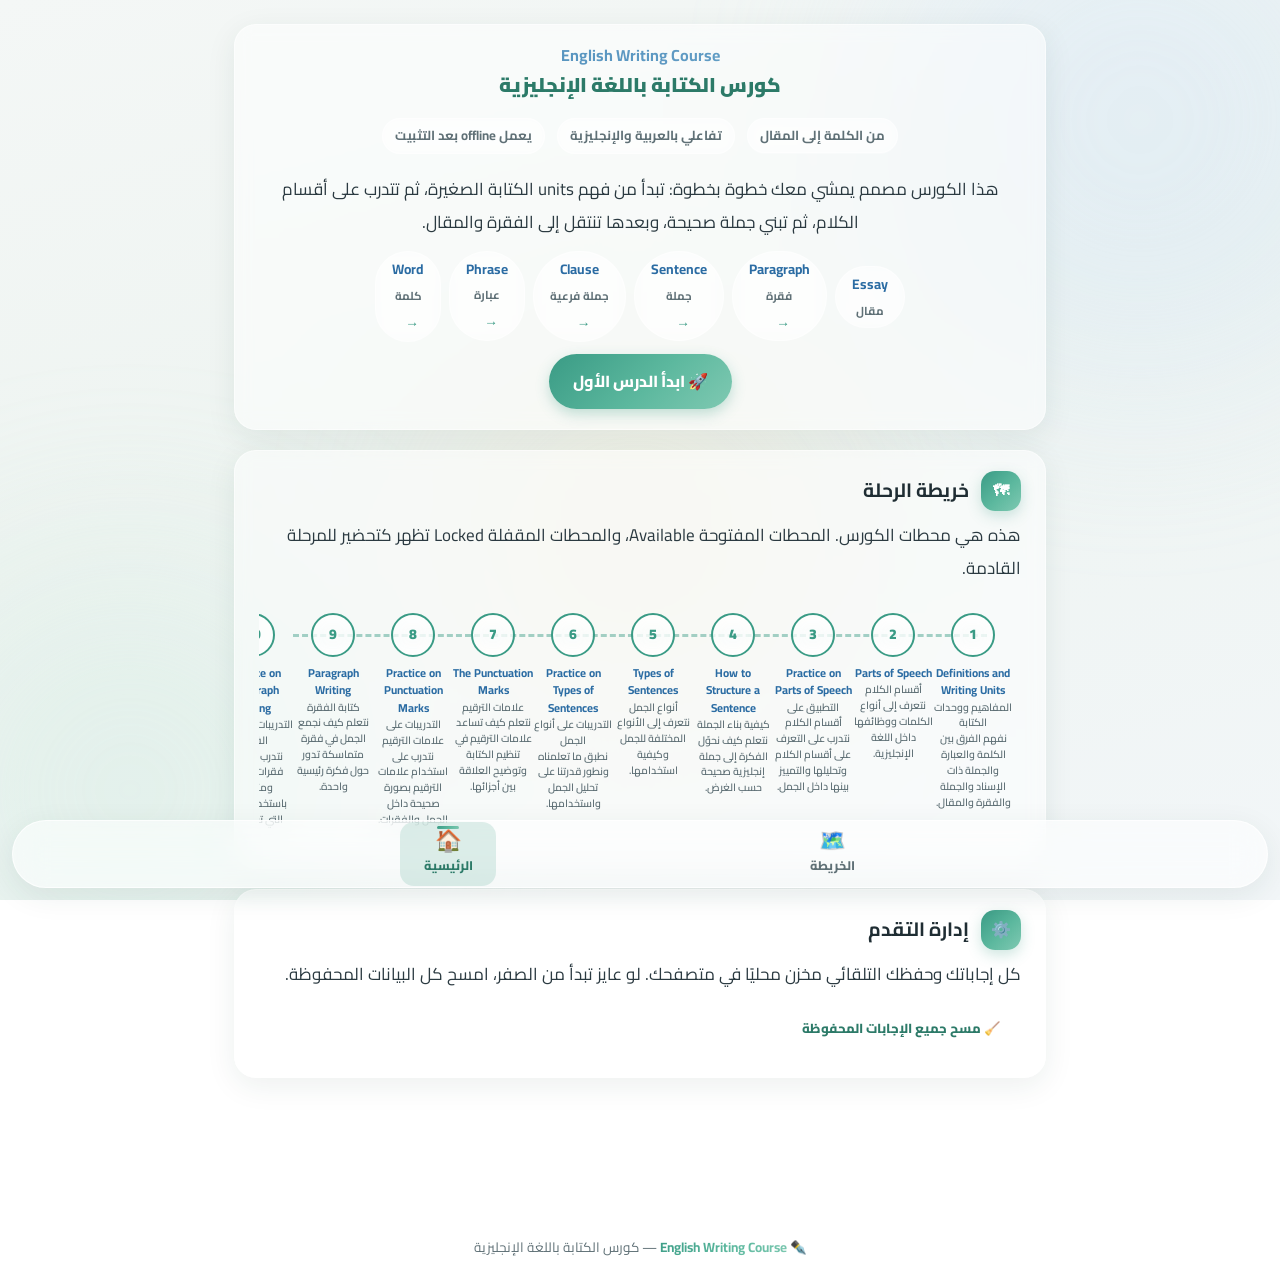
<file: index.html>
<!DOCTYPE html>
<html lang="ar" dir="rtl">
<head>
  <meta charset="UTF-8">
  <meta name="viewport" content="width=device-width, initial-scale=1.0">

  <title>English Writing Course | كورس الكتابة باللغة الإنجليزية</title>
  <meta name="description" content="كورس تفاعلي لبناء مهارة الكتابة باللغة الإنجليزية من الكلمة إلى المقال، بالعربية والإنجليزية.">

  <link rel="canonical" href="https://aburetage.github.io/English-Writing-Course/">

  <link rel="manifest" href="manifest.webmanifest">
  <meta name="theme-color" content="#3a9b85">

  <link rel="icon" href="icons/icon.svg" type="image/svg+xml">
  <link rel="apple-touch-icon" href="icons/icon.svg">

  <meta property="og:type" content="website">
  <meta property="og:site_name" content="English Writing Course">
  <meta property="og:title" content="English Writing Course | كورس الكتابة باللغة الإنجليزية">
  <meta property="og:description" content="كورس تفاعلي لبناء مهارة الكتابة باللغة الإنجليزية من الكلمة إلى المقال.">
  <meta property="og:url" content="https://aburetage.github.io/English-Writing-Course/">
  <meta property="og:image" content="https://aburetage.github.io/English-Writing-Course/icons/icon.svg">
  <meta property="og:locale" content="ar_AR">

  <meta name="twitter:card" content="summary_large_image">
  <meta name="twitter:title" content="English Writing Course | كورس الكتابة باللغة الإنجليزية">
  <meta name="twitter:description" content="كورس تفاعلي لبناء مهارة الكتابة باللغة الإنجليزية من الكلمة إلى المقال.">
  <meta name="twitter:image" content="https://aburetage.github.io/English-Writing-Course/icons/icon.svg">

  <link rel="preconnect" href="https://fonts.googleapis.com">
  <link rel="preconnect" href="https://fonts.gstatic.com" crossorigin>
  <link href="https://fonts.googleapis.com/css2?family=Cairo:wght@400;600;700;800;900&display=swap" rel="stylesheet">

  <link rel="stylesheet" href="css/tokens.css">
  <link rel="stylesheet" href="css/base.css">
  <link rel="stylesheet" href="css/layout.css">
  <link rel="stylesheet" href="css/components.css">
  <link rel="stylesheet" href="css/lessons.css">
  <link rel="stylesheet" href="css/print.css">

  <script type="module" src="js/main.js"></script>

  <style>
    body[data-page="home"] .bb-tab[data-tab="toc"] {
      display: none !important;
    }
  </style>

  <script type="application/ld+json">
  {
    "@context": "https://schema.org",
    "@type": "Course",
    "name": "English Writing Course",
    "alternateName": "كورس الكتابة باللغة الإنجليزية",
    "description": "كورس تفاعلي لبناء مهارة الكتابة باللغة الإنجليزية من الكلمة إلى المقال.",
    "inLanguage": ["ar", "en"],
    "provider": {
      "@type": "Organization",
      "name": "English Writing Course",
      "sameAs": "https://aburetage.github.io/English-Writing-Course/"
    }
  }
  </script>
</head>

<body data-page="home">
  <a href="#main" class="skip-link">تخطَّ إلى المحتوى الرئيسي</a>

  <div class="bg" aria-hidden="true">
    <div class="blob b1"></div>
    <div class="blob b2"></div>
    <div class="blob b3"></div>
  </div>

  <div id="progress" aria-hidden="true"></div>

  <main id="main" class="wrap">
    <section class="card center">
      <h1 class="lesson-title">
        <span class="e" lang="en">English Writing Course</span>
        كورس الكتابة باللغة الإنجليزية
      </h1>

      <div class="lesson-meta">
        <span>من الكلمة إلى المقال</span>
        <span>تفاعلي بالعربية والإنجليزية</span>
        <span>يعمل offline بعد التثبيت</span>
      </div>

      <p>
        هذا الكورس مصمم يمشي معك خطوة بخطوة:
        تبدأ من فهم units الكتابة الصغيرة، ثم تتدرب على أقسام الكلام،
        ثم تبني جملة صحيحة، وبعدها تنتقل إلى الفقرة والمقال.
      </p>

      <div class="achain ltr">
        <span class="chip"><span class="e" lang="en">Word</span><small>كلمة</small></span>
        <span class="chip"><span class="e" lang="en">Phrase</span><small>عبارة</small></span>
        <span class="chip"><span class="e" lang="en">Clause</span><small>جملة فرعية</small></span>
        <span class="chip"><span class="e" lang="en">Sentence</span><small>جملة</small></span>
        <span class="chip"><span class="e" lang="en">Paragraph</span><small>فقرة</small></span>
        <span class="chip"><span class="e" lang="en">Essay</span><small>مقال</small></span>
      </div>

      <a class="lbtn" href="lessons/lesson1.html" style="font-size:1rem;padding:var(--space-3) var(--space-6);">
        🚀 ابدأ الدرس الأول
      </a>
    </section>

    <section class="card" id="roadmap">
      <div class="card-head">
        <span class="num" aria-hidden="true">🗺</span>
        <h2>خريطة الرحلة</h2>
      </div>

      <p>
        هذه هي محطات الكورس. المحطات المفتوحة Available،
        والمحطات المقفلة Locked تظهر كتحضير للمرحلة القادمة.
      </p>

      <div id="roadmapStations" class="road" aria-live="polite"></div>

      <div id="journeyBox"></div>
    </section>

    <section class="card">
      <div class="card-head">
        <span class="num" aria-hidden="true">⚙️</span>
        <h2>إدارة التقدم</h2>
      </div>

      <p>
        كل إجاباتك وحفظك التلقائي مخزن محليًا في متصفحك.
        لو عايز تبدأ من الصفر، امسح كل البيانات المحفوظة.
      </p>

      <button id="resetAll" class="reset" type="button">
        🧹 مسح جميع الإجابات المحفوظة
      </button>
    </section>
  </main>

  <footer>
    <p>
      ✒️ <b>English Writing Course</b> — كورس الكتابة باللغة الإنجليزية
    </p>
  </footer>

  <button id="topFab" class="fab" type="button" aria-label="العودة إلى الأعلى" title="العودة إلى الأعلى">↑</button>

  <nav class="bottombar glass" aria-label="التنقل الرئيسي">
    <div class="bb-tabs">
      <a class="bb-tab active" href="index.html" data-tab="home">
        <span class="i" aria-hidden="true">🏠</span>
        <span>الرئيسية</span>
      </a>
      <a class="bb-tab" href="#roadmap" data-tab="map">
        <span class="i" aria-hidden="true">🗺</span>
        <span>الخريطة</span>
      </a>
      <a class="bb-tab" href="lessons/lesson1.html" data-tab="lesson">
        <span class="i" aria-hidden="true">📖</span>
        <span>ابدأ</span>
      </a>
      <button class="bb-tab" type="button" data-tab="toc" aria-controls="toc" aria-expanded="false">
        <span class="i" aria-hidden="true">📑</span>
        <span>الفهرس</span>
      </button>
    </div>
  </nav>

  <noscript>
    <div class="alert" style="margin:20px auto;max-width:820px;">
      <span class="aic" aria-hidden="true">⚠️</span>
      <p>
        هذا الكورس يحتاج إلى تفعيل JavaScript لعرض خريطة الرحلة، وحفظ إجاباتك،
        وتشغيل التمارين التفاعلية. يرجى تفعيله من إعدادات المتصفح ثم إعادة تحميل الصفحة.
      </p>
    </div>
  </noscript>
</body>
</html>
</file>
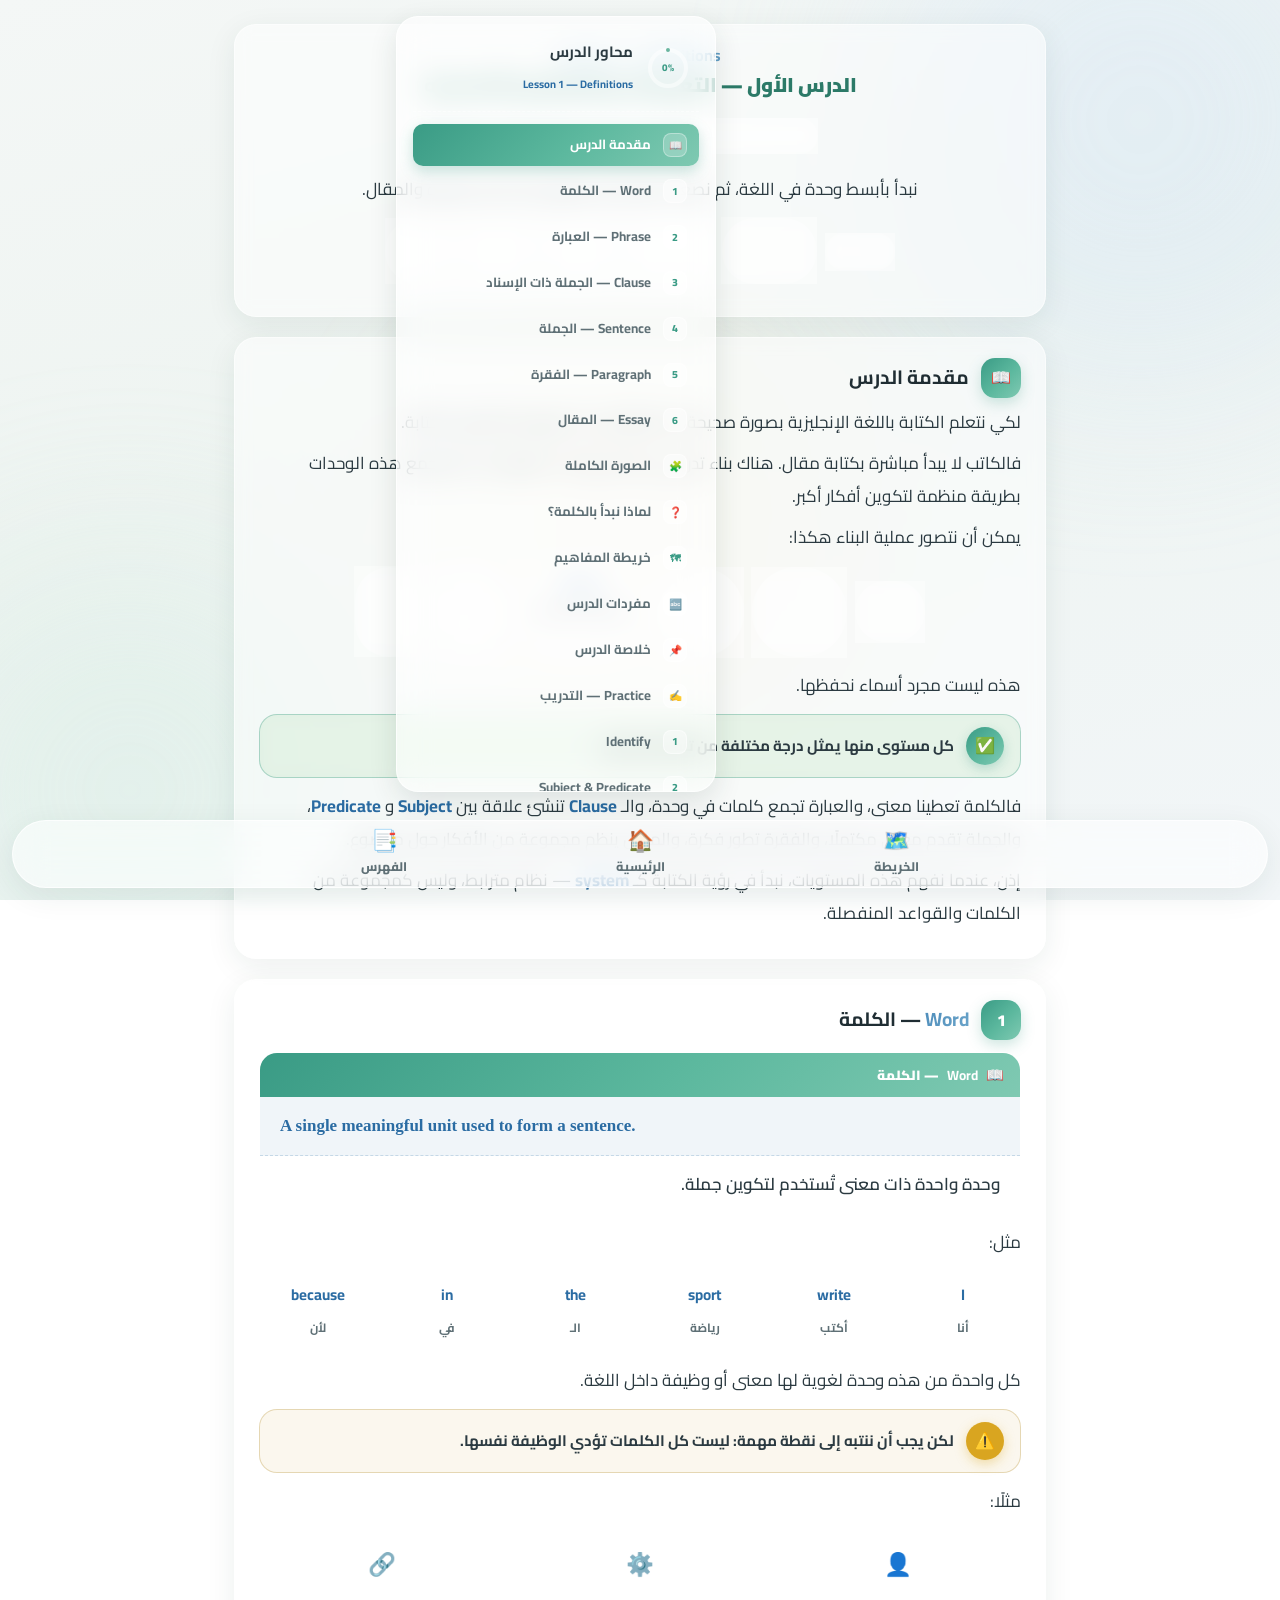
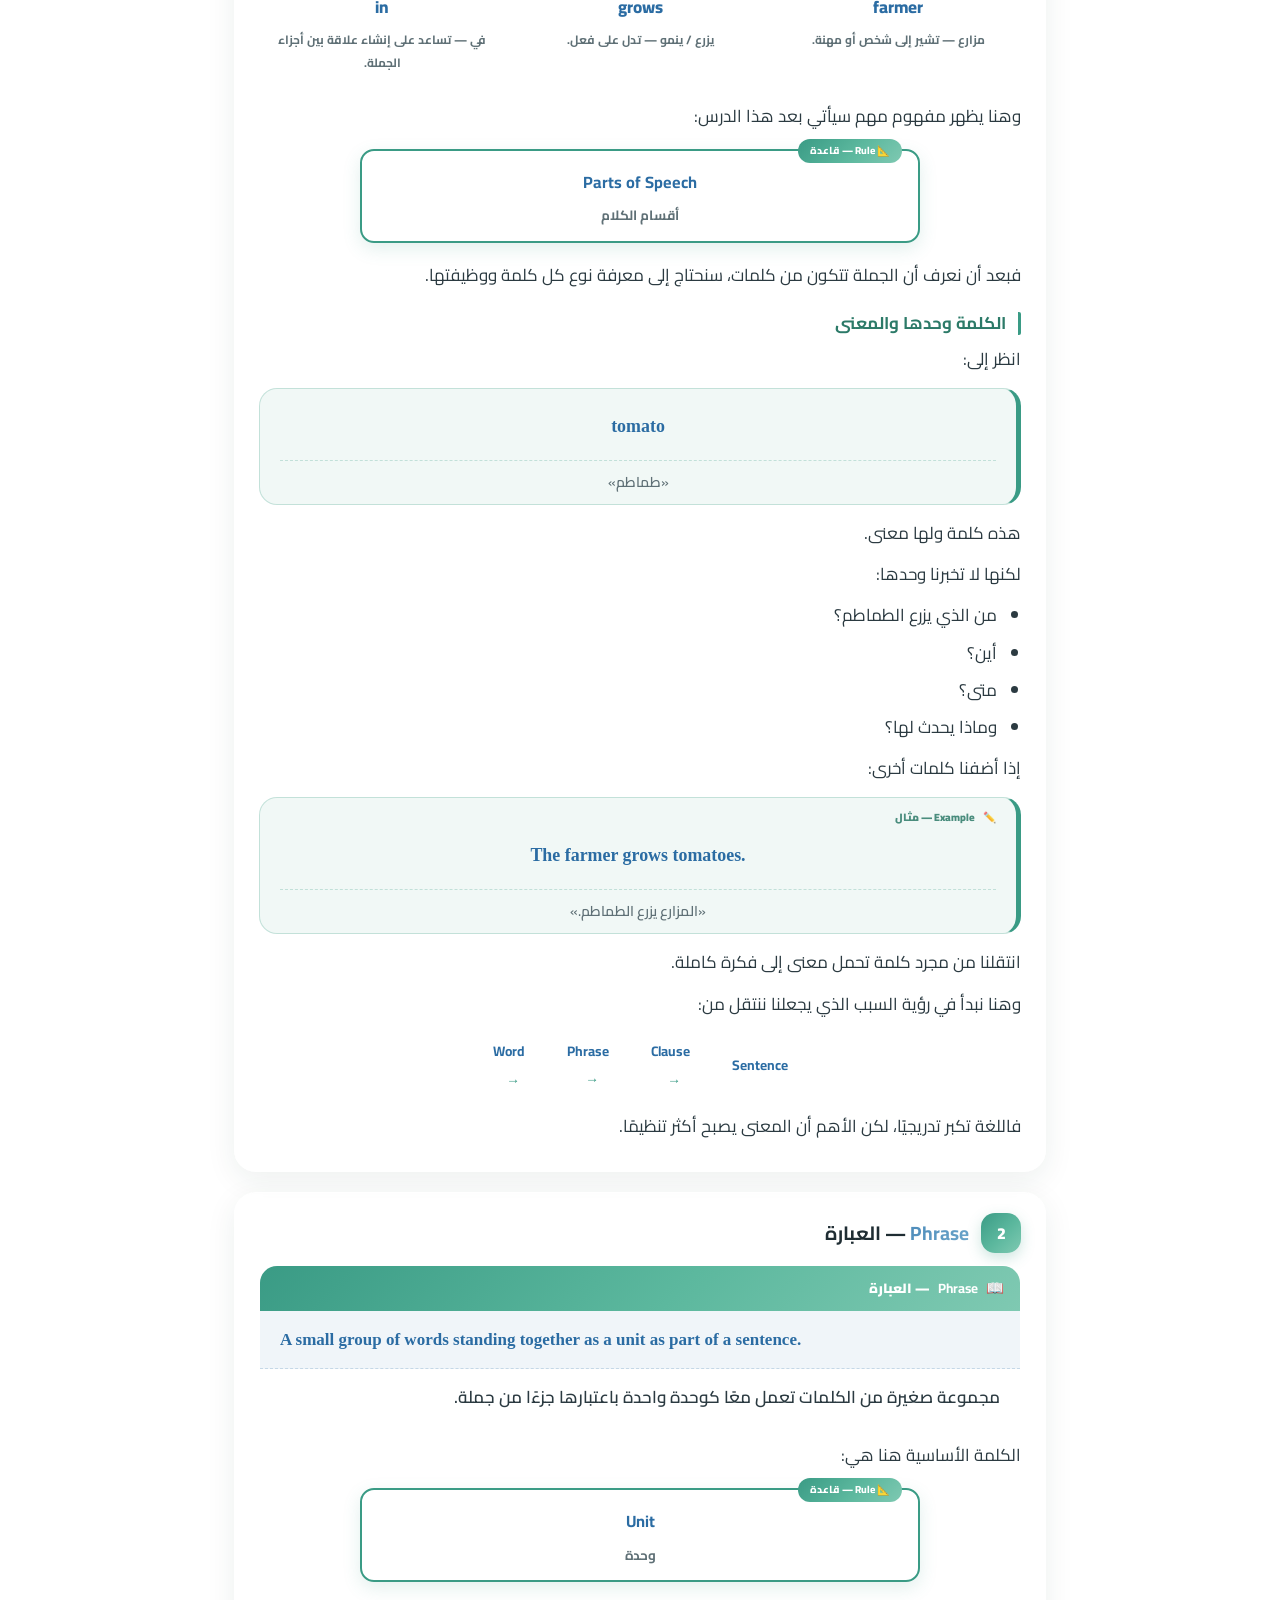
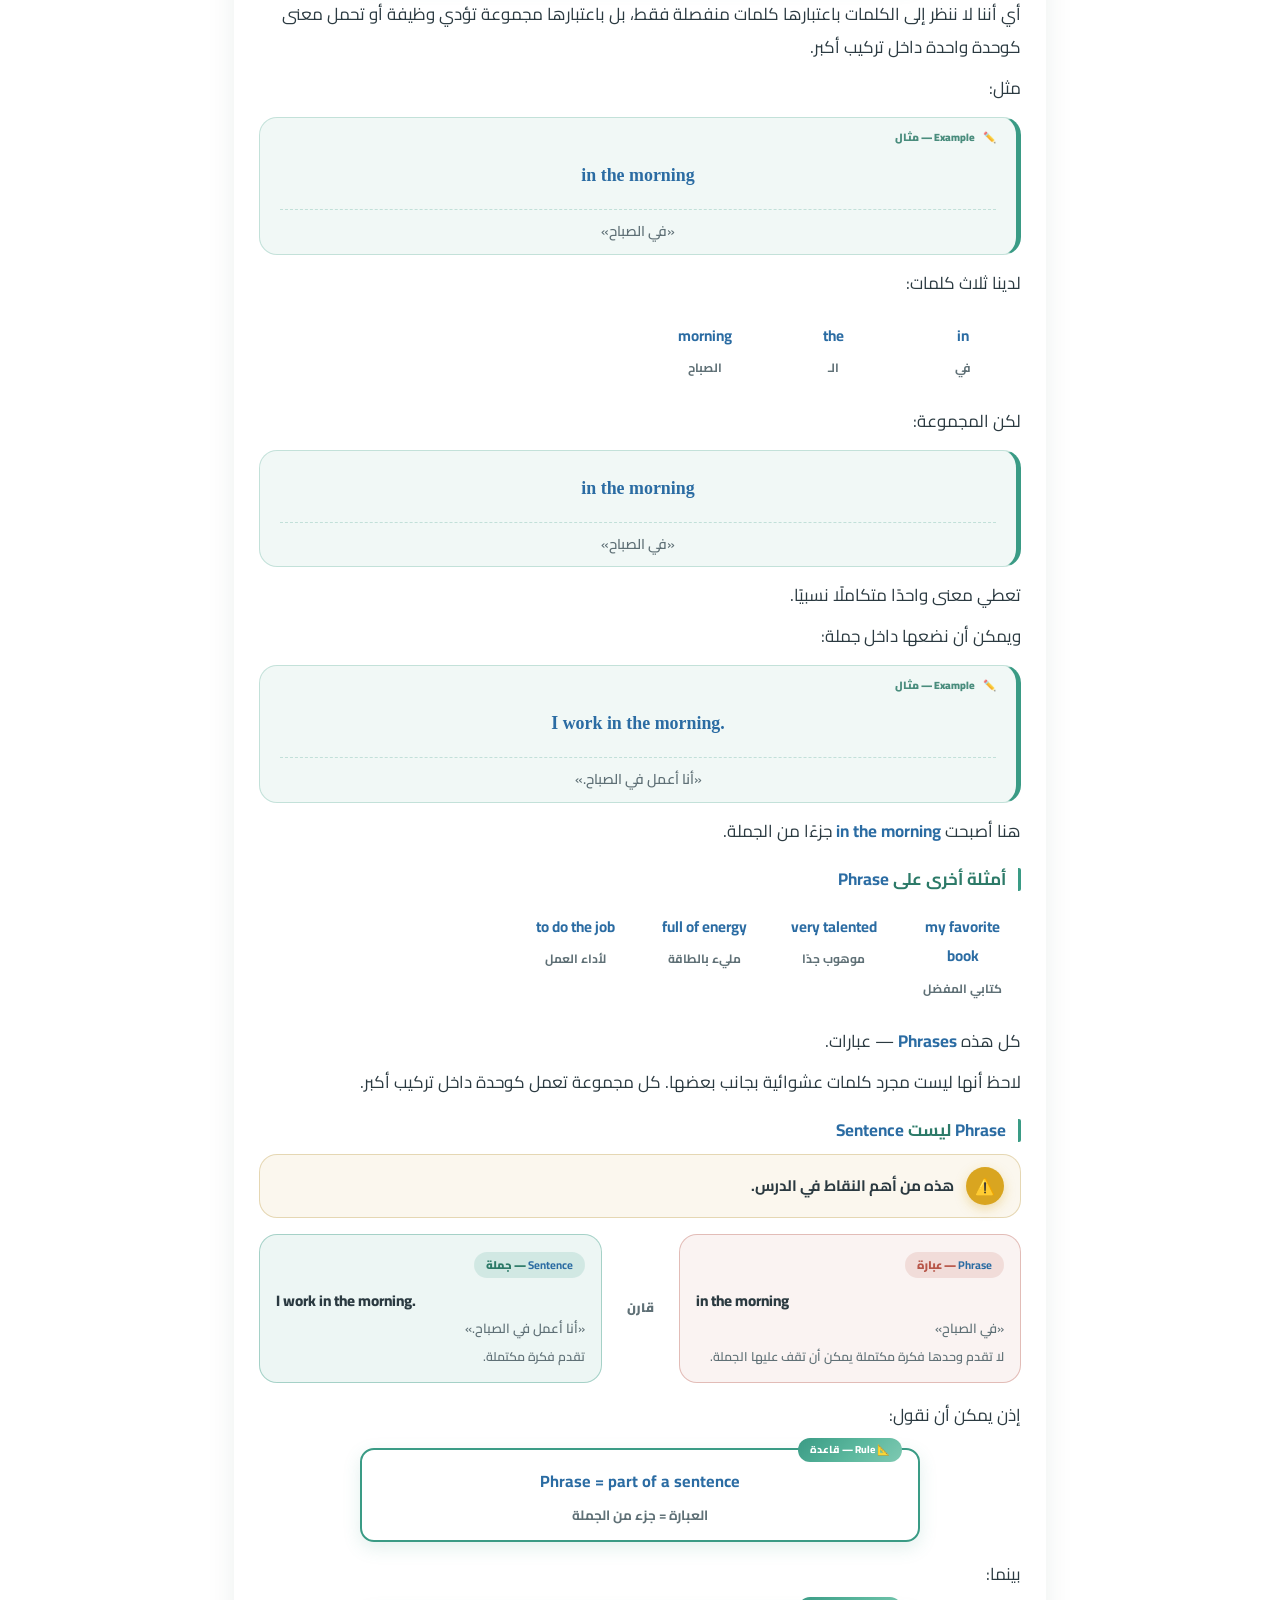
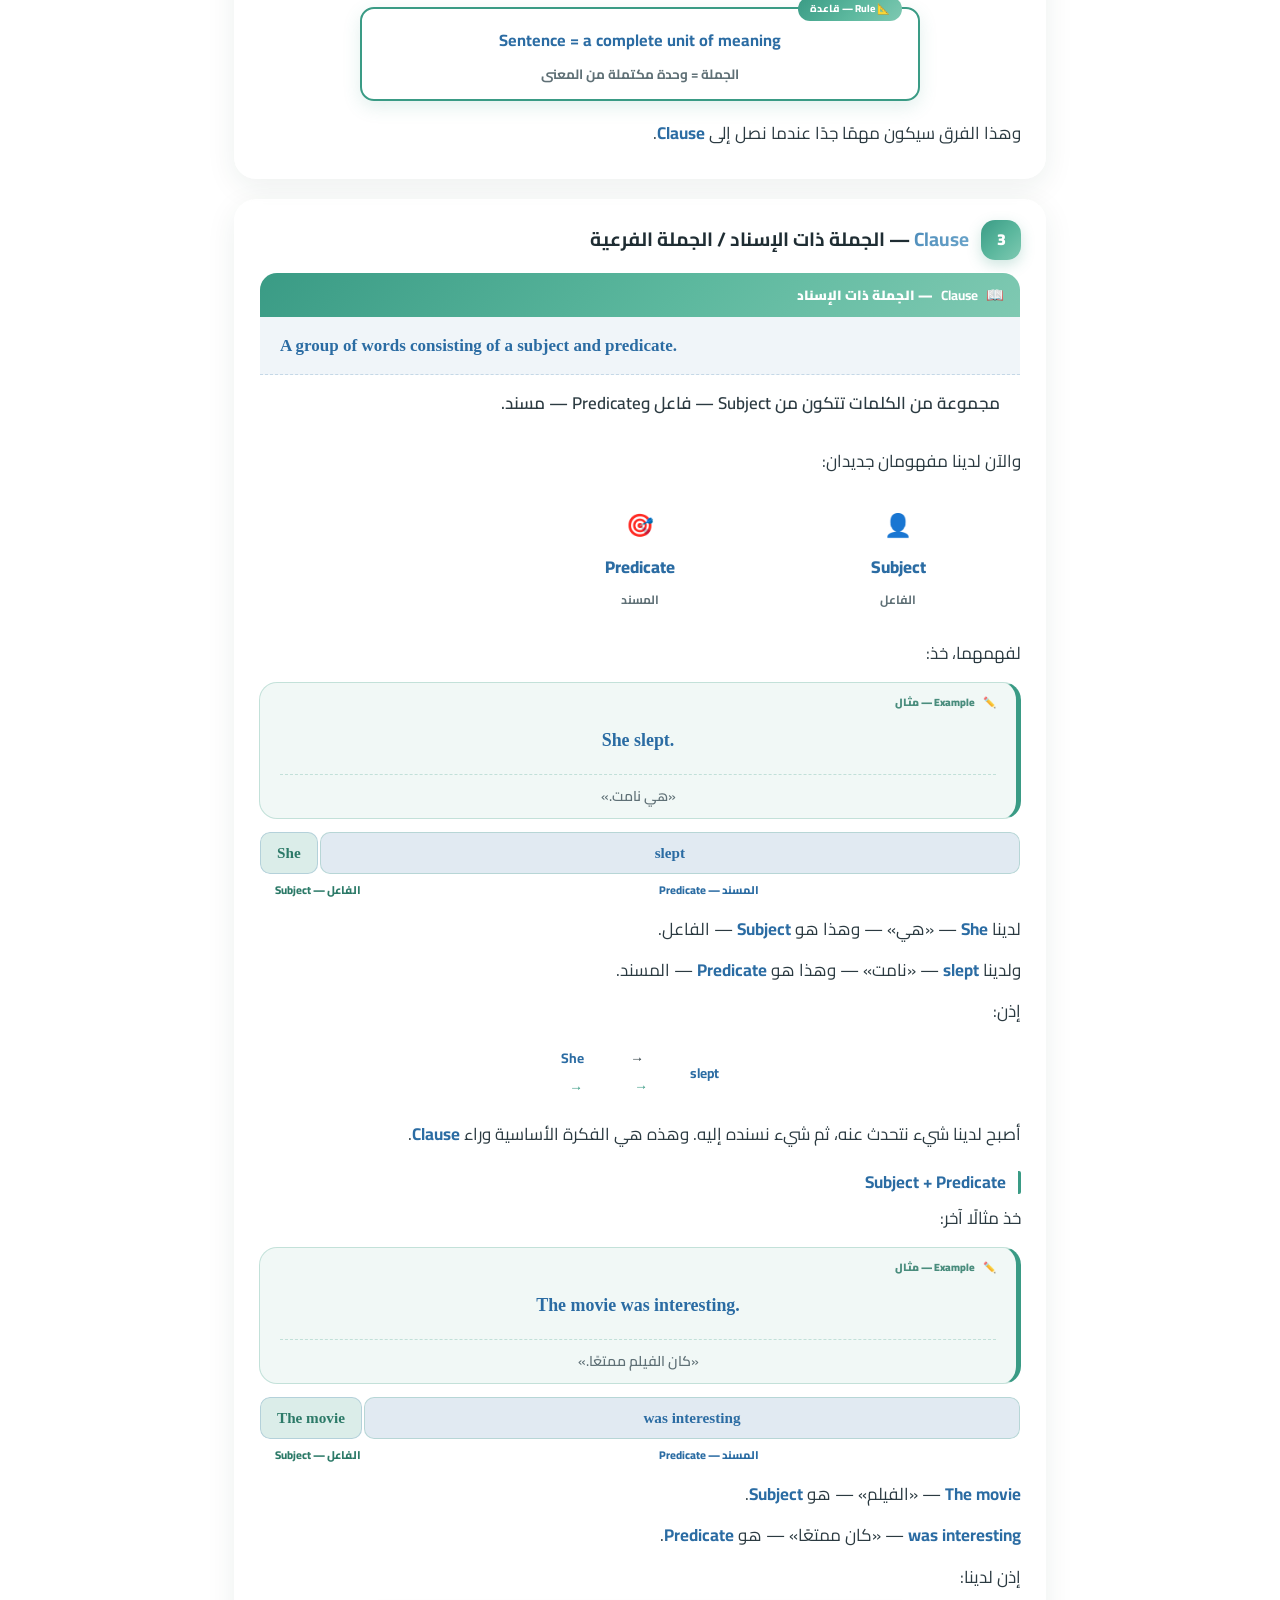
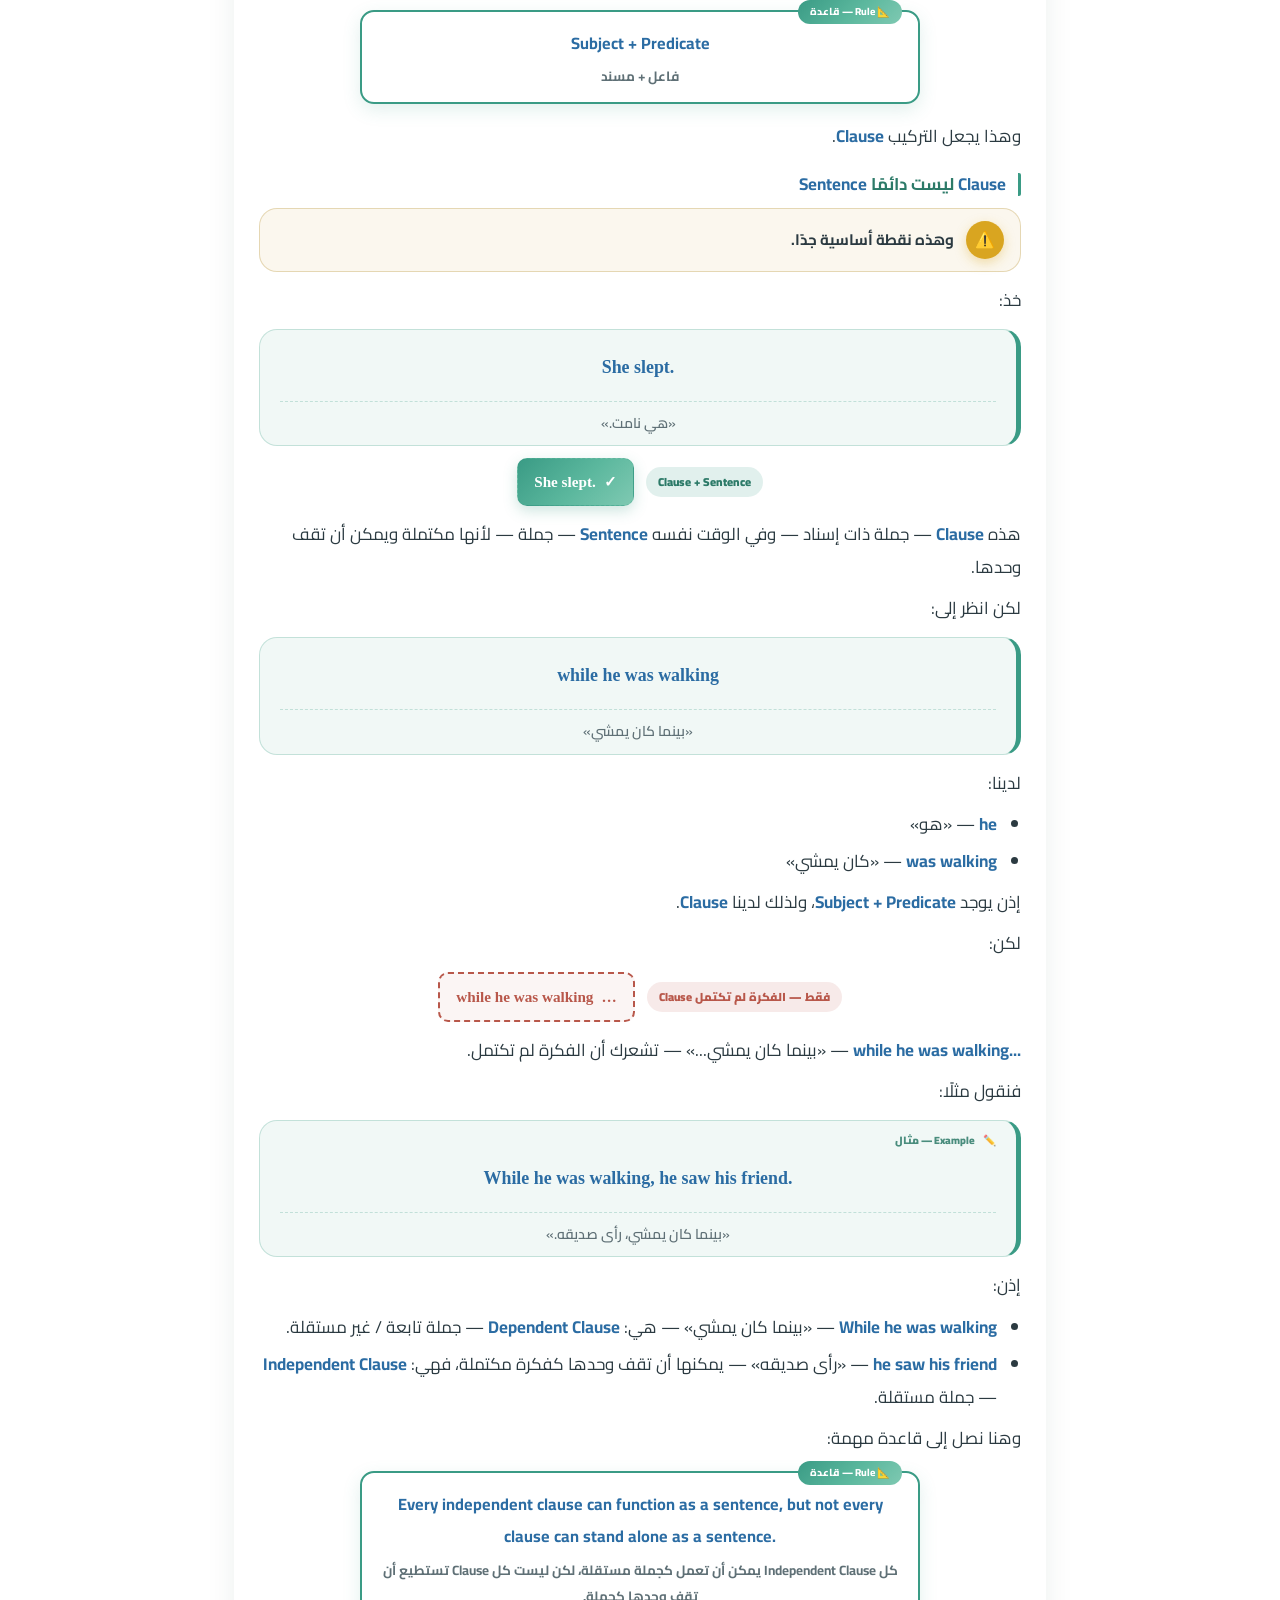
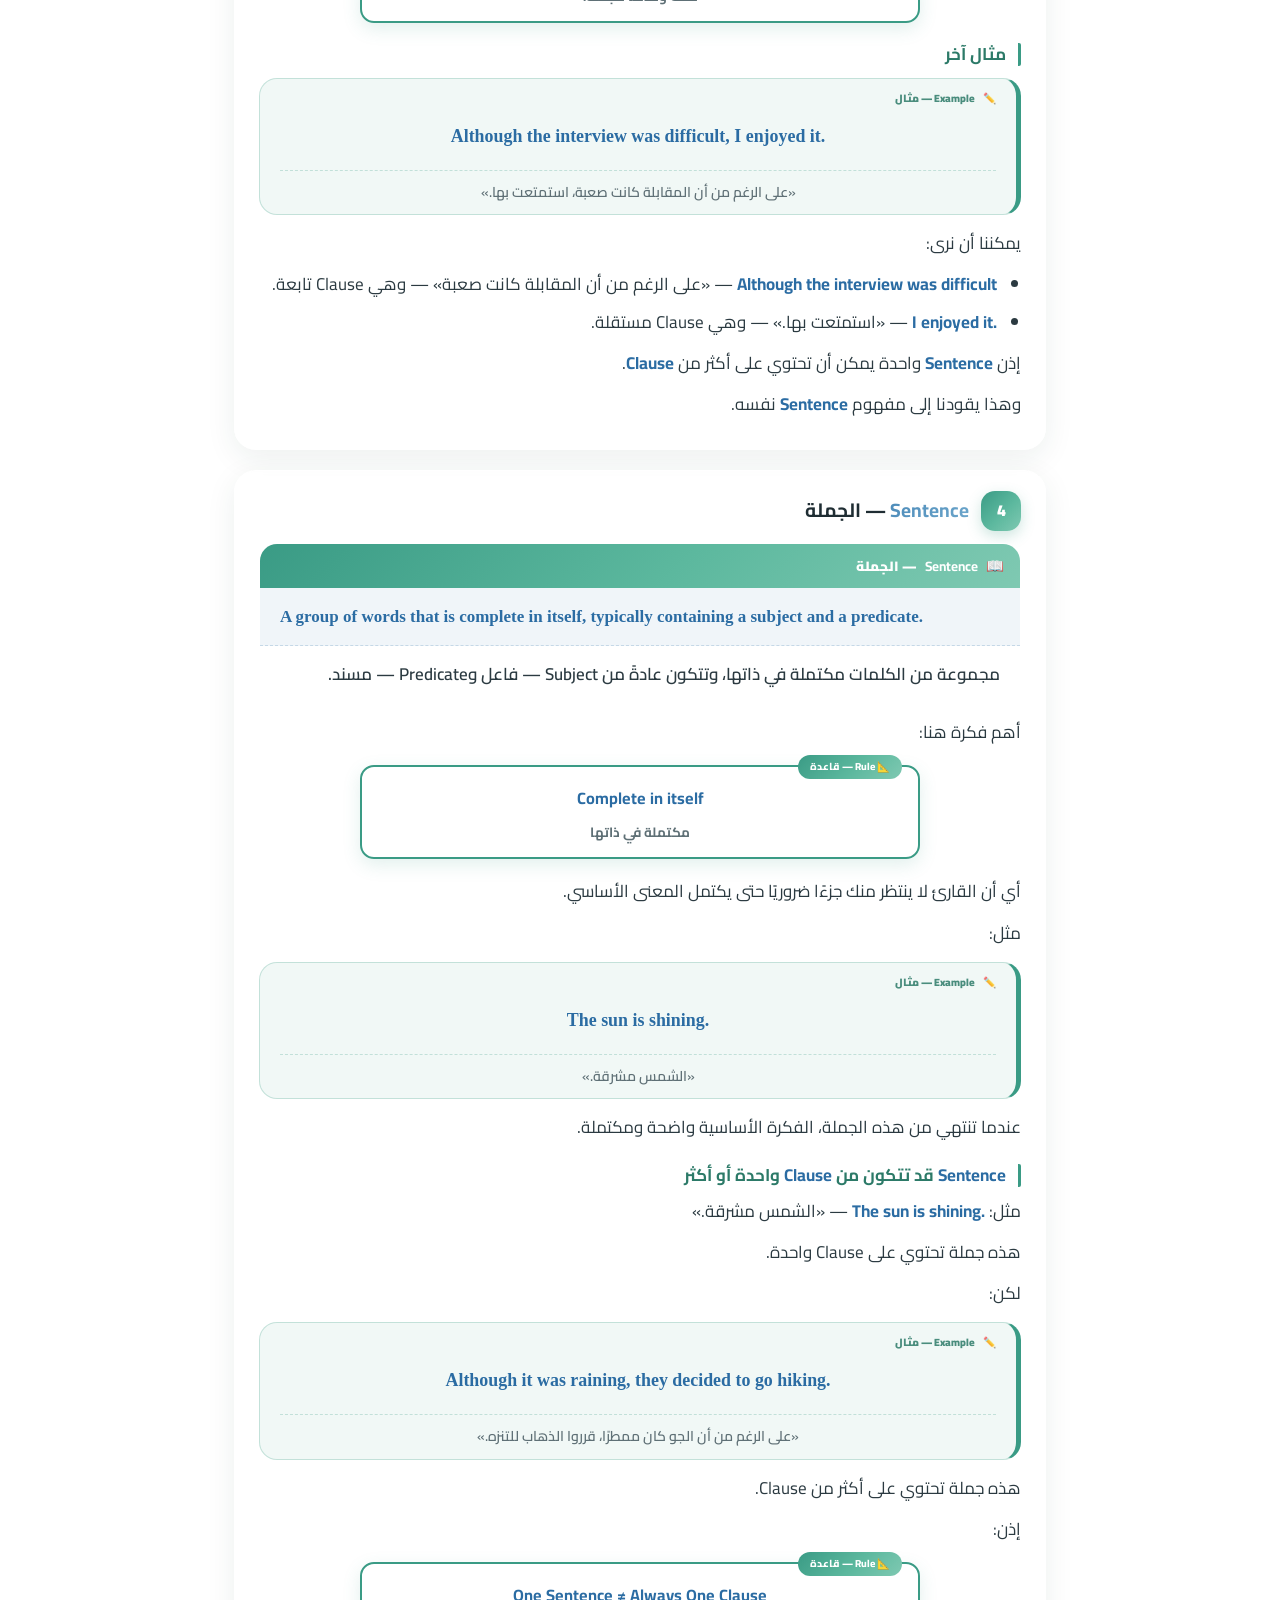
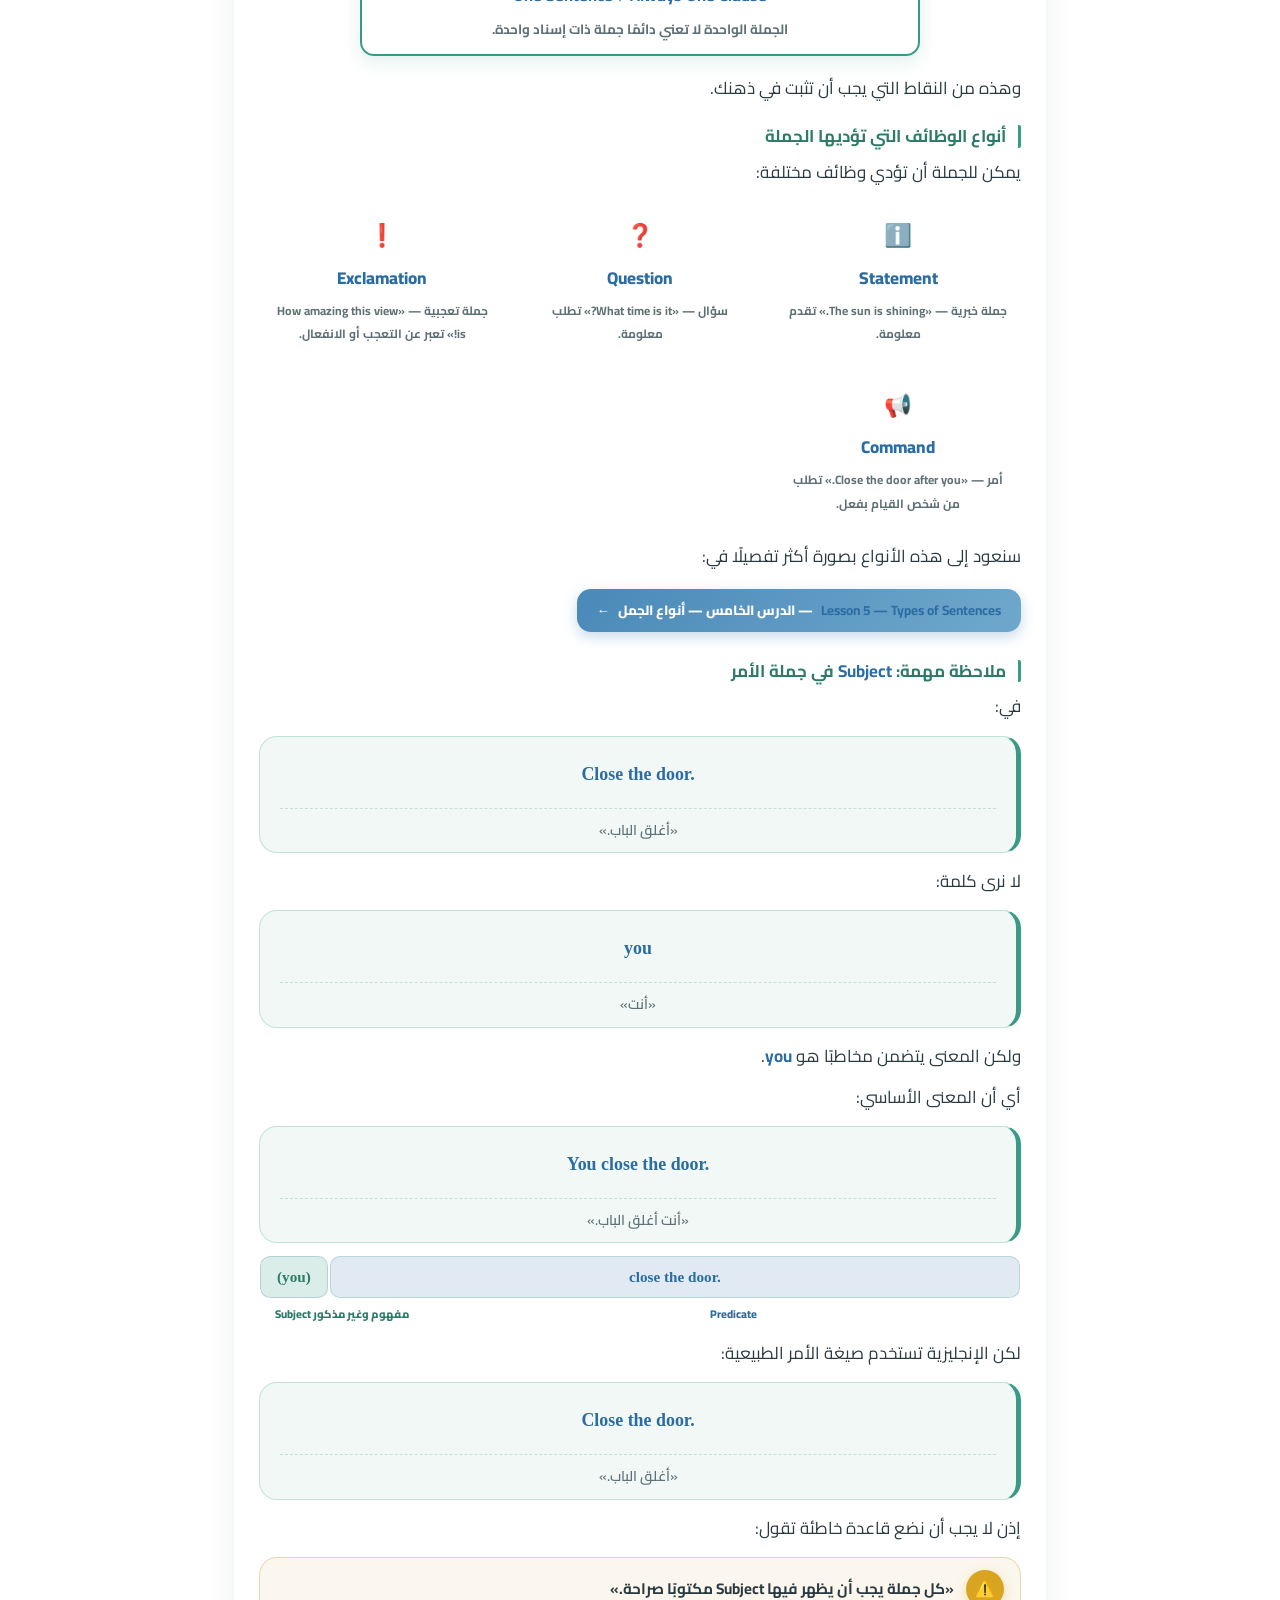
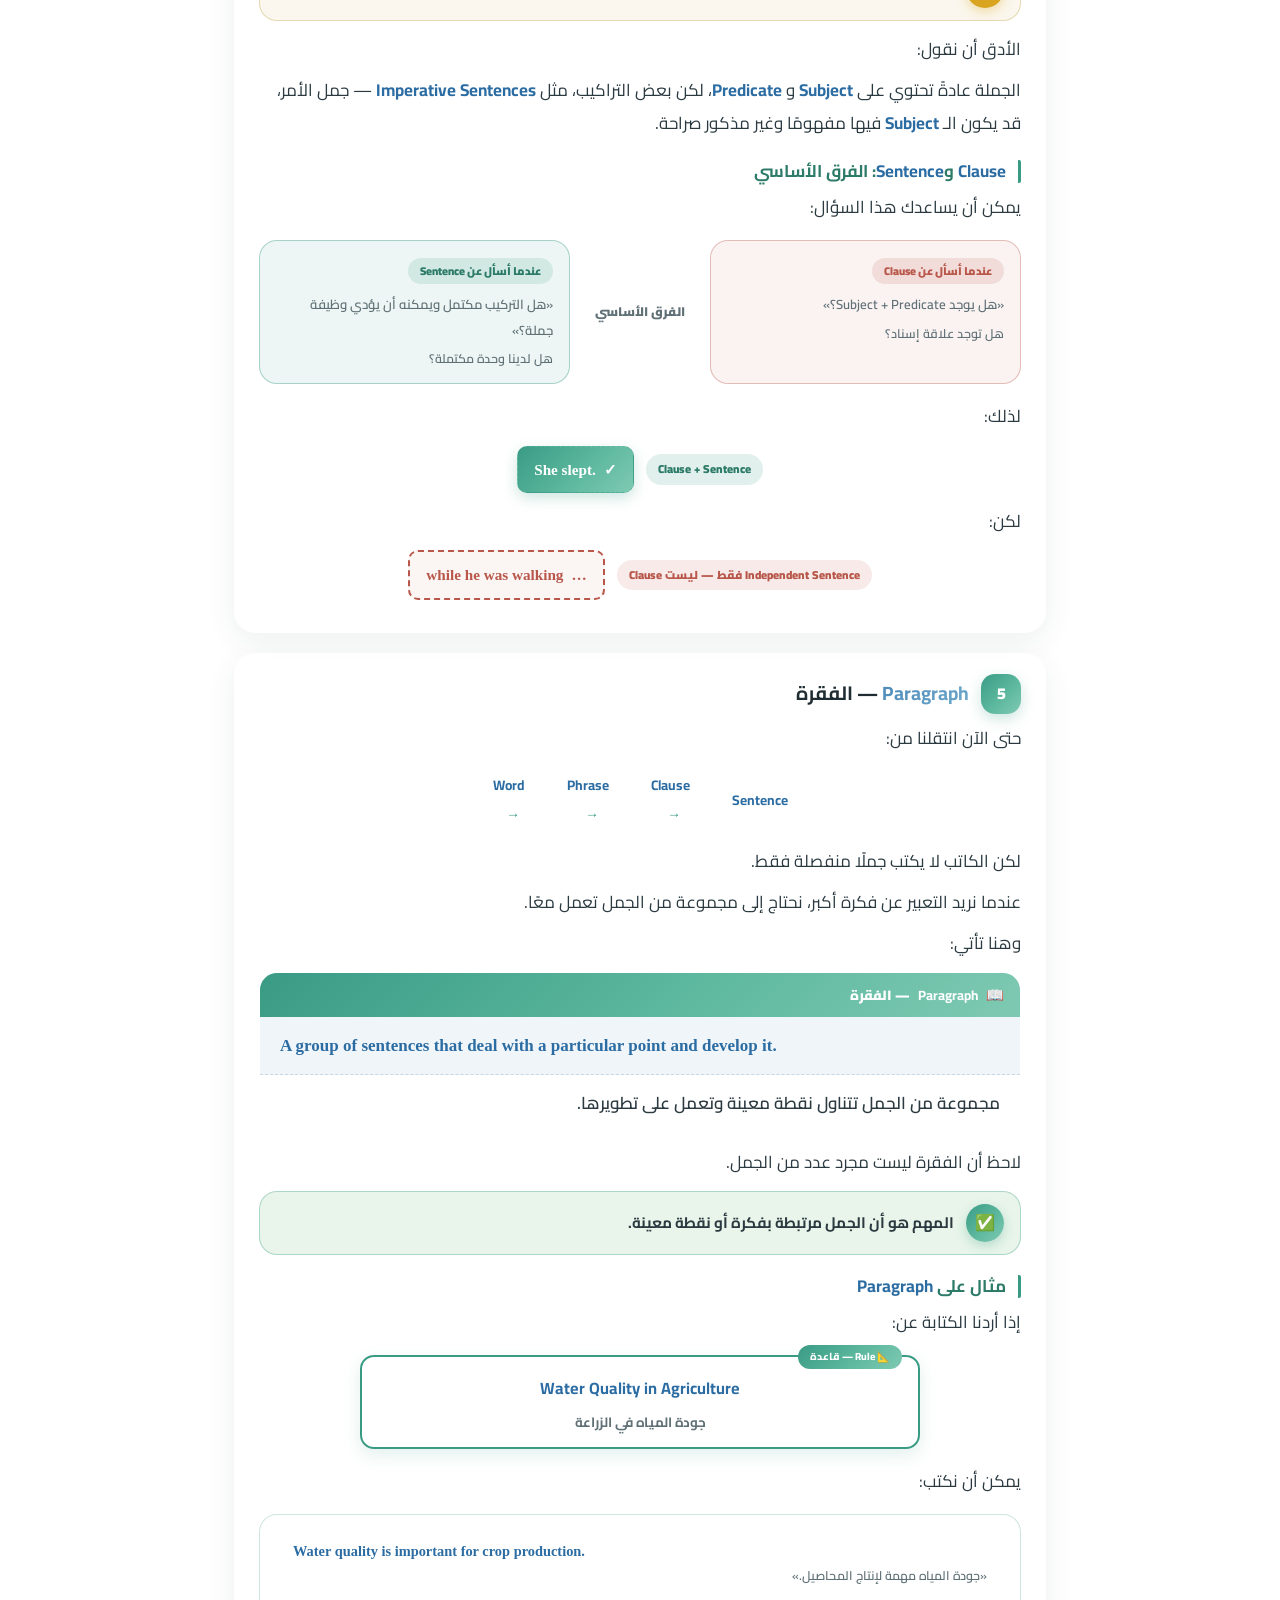
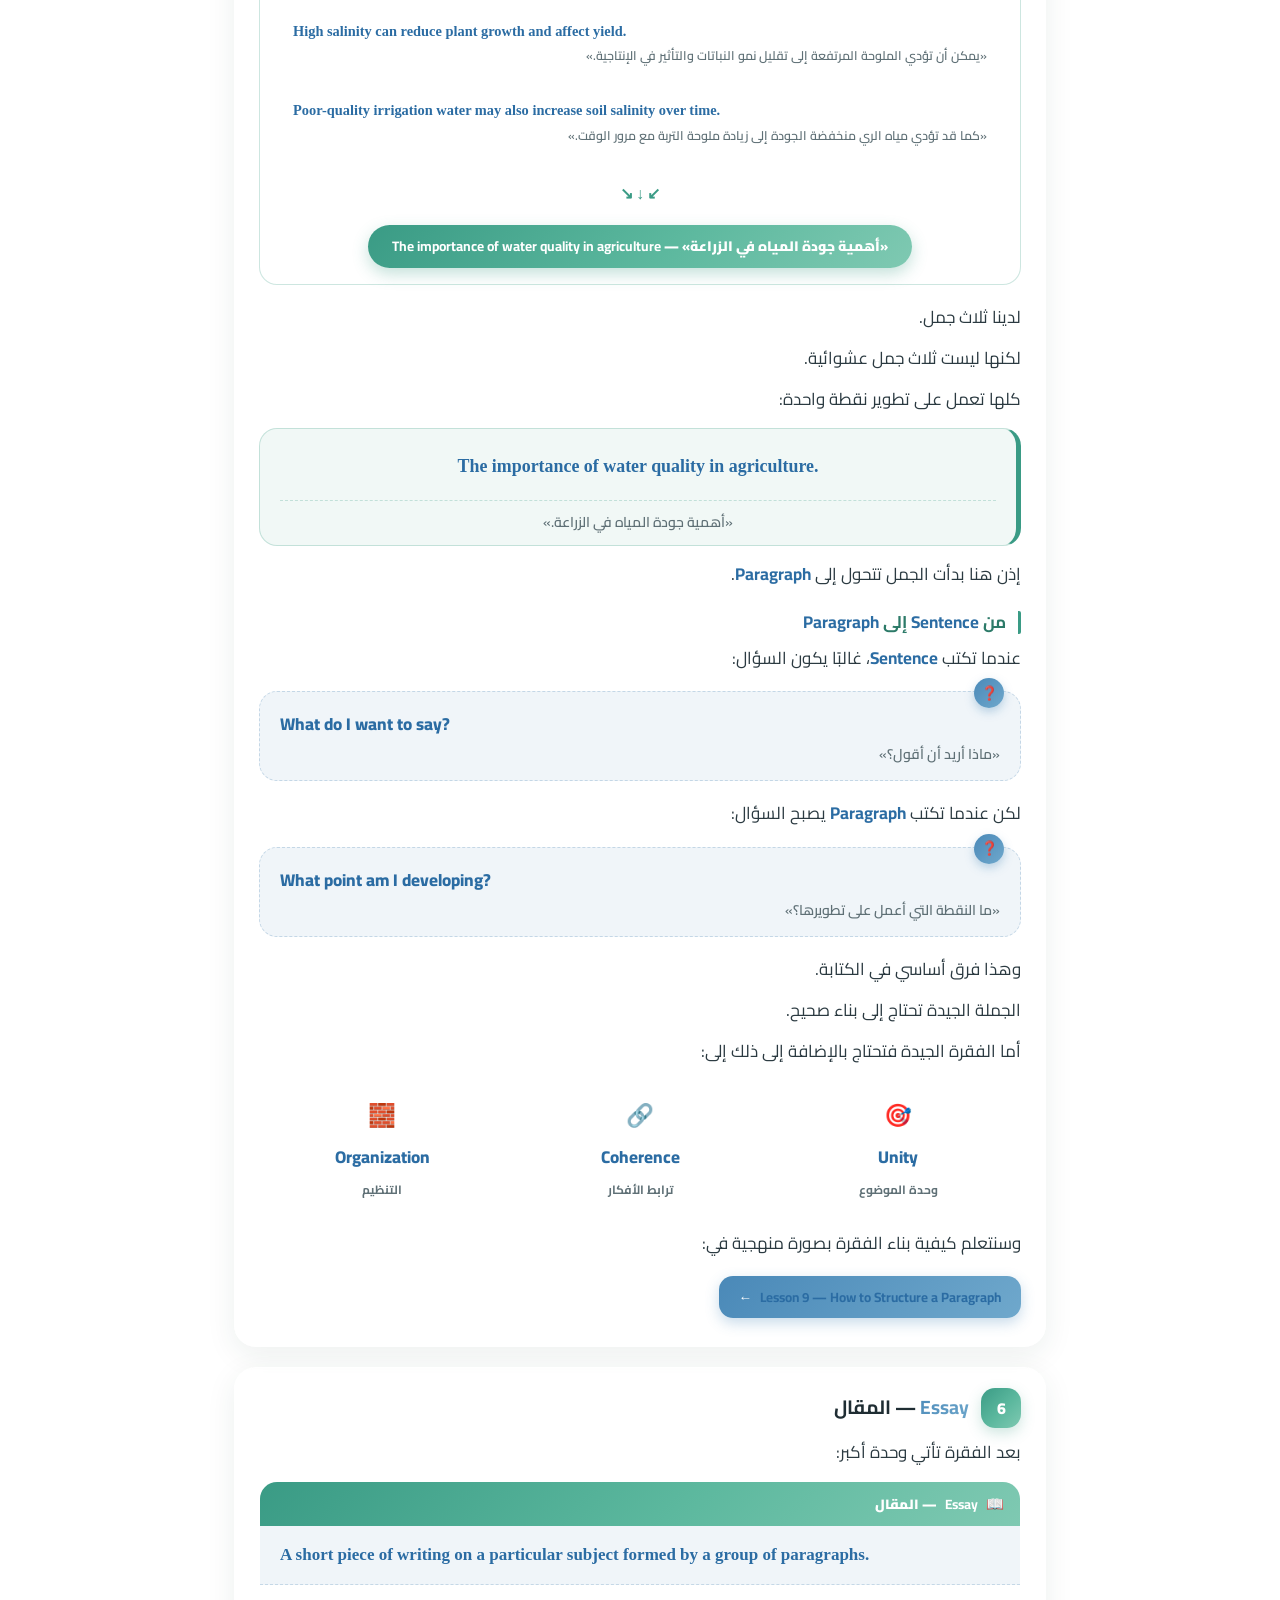
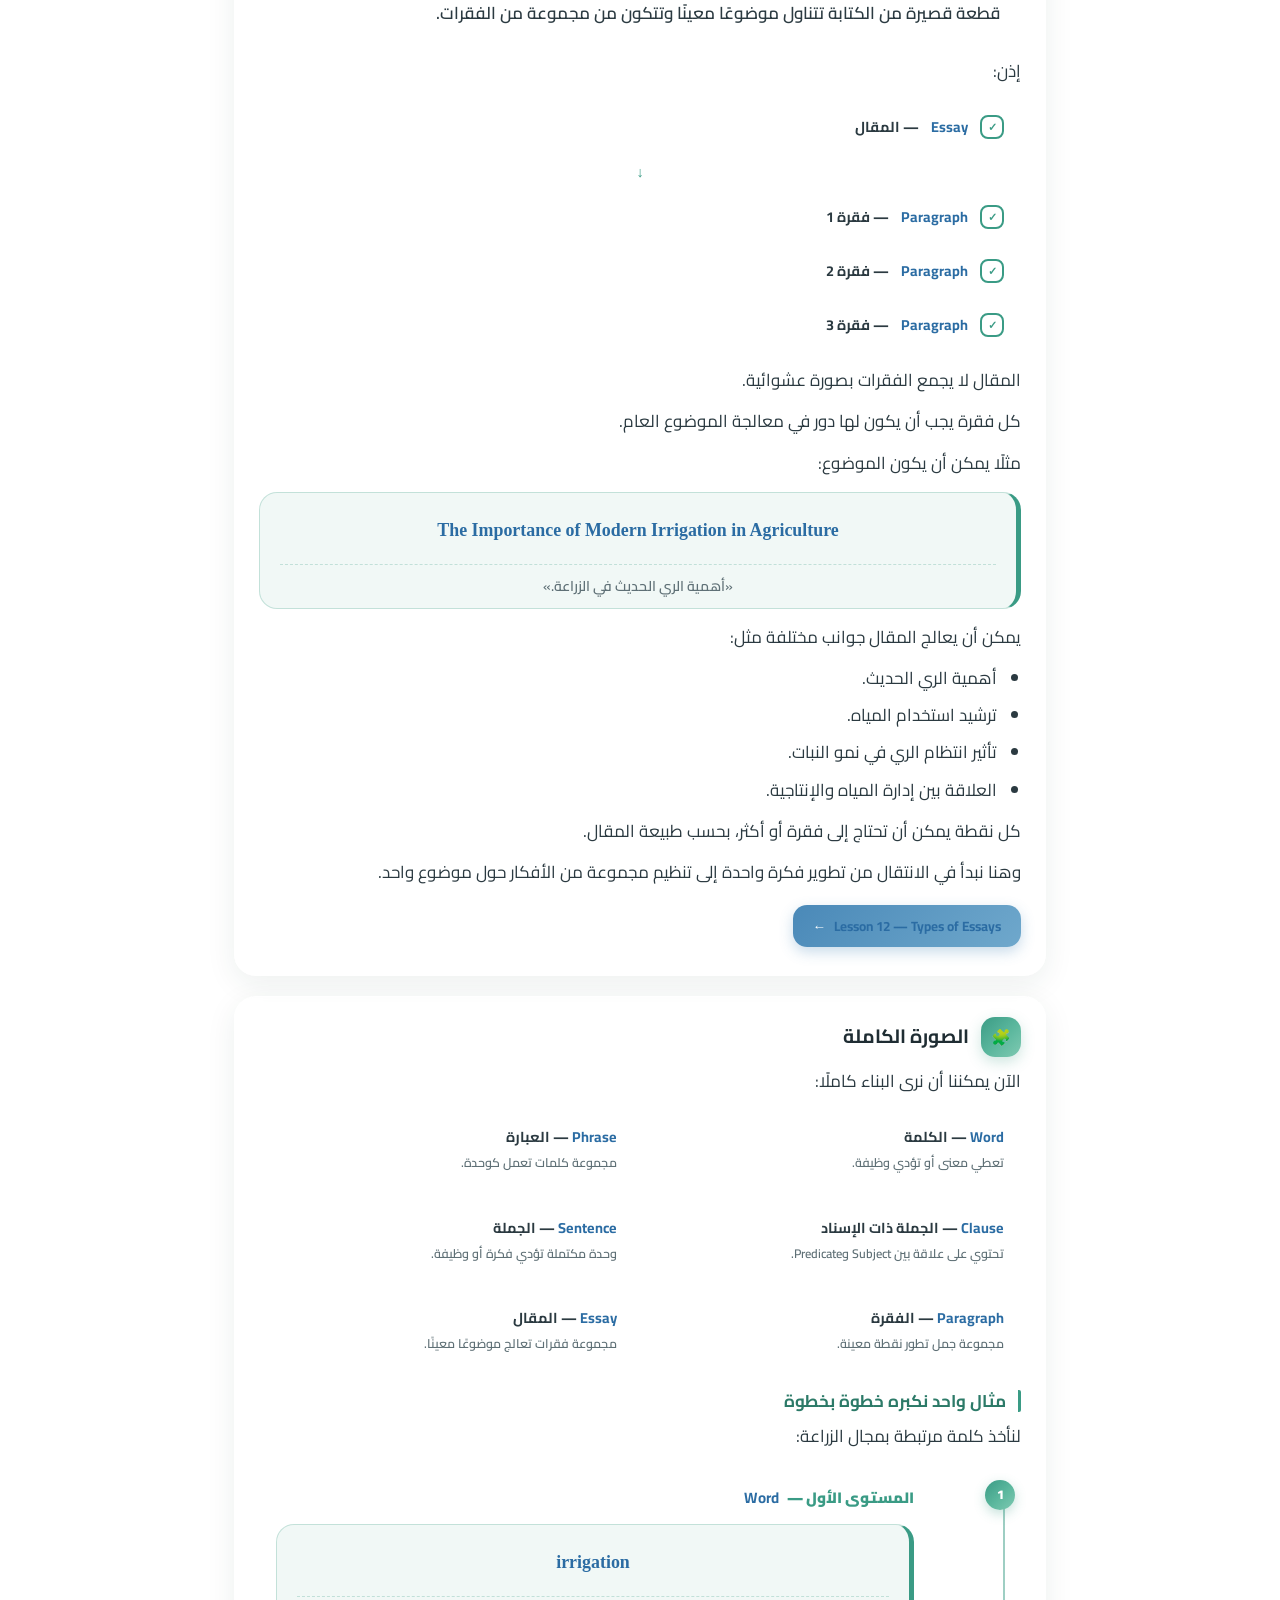
<file: lessons/lesson1.html>
<!DOCTYPE html>
<html lang="ar" dir="rtl">
<head>
  <meta charset="UTF-8">
  <meta name="viewport" content="width=device-width, initial-scale=1.0">

  <title>English Writing Course | Lesson 1 — Definitions | الدرس الأول</title>
  <meta name="description" content="الدرس الأول: التعريفات والمفاهيم الأساسية — Word, Phrase, Clause, Sentence, Paragraph, Essay. نفهم بناء الكتابة من الكلمة إلى المقال.">

  <link rel="canonical" href="https://aburetage.github.io/English-Writing-Course/lessons/lesson1.html">

  <link rel="manifest" href="../manifest.webmanifest">
  <meta name="theme-color" content="#3a9b85">

  <link rel="icon" href="../icons/icon.svg" type="image/svg+xml">
  <link rel="apple-touch-icon" href="../icons/icon.svg">

  <meta property="og:type" content="article">
  <meta property="og:site_name" content="English Writing Course">
  <meta property="og:title" content="English Writing Course | Lesson 1 — Definitions | الدرس الأول">
  <meta property="og:description" content="الدرس الأول: التعريفات والمفاهيم الأساسية — من الكلمة إلى المقال.">
  <meta property="og:url" content="https://aburetage.github.io/English-Writing-Course/lessons/lesson1.html">
  <meta property="og:image" content="https://aburetage.github.io/English-Writing-Course/icons/icon.svg">
  <meta property="og:locale" content="ar_AR">

  <meta name="twitter:card" content="summary_large_image">
  <meta name="twitter:title" content="English Writing Course | Lesson 1 — Definitions">
  <meta name="twitter:description" content="نفهم بناء الكتابة من الكلمة إلى المقال.">
  <meta name="twitter:image" content="https://aburetage.github.io/English-Writing-Course/icons/icon.svg">

  <link rel="preconnect" href="https://fonts.googleapis.com">
  <link rel="preconnect" href="https://fonts.gstatic.com" crossorigin>
  <link href="https://fonts.googleapis.com/css2?family=Cairo:wght@400;600;700;800;900&display=swap" rel="stylesheet">

  <link rel="stylesheet" href="../css/tokens.css">
  <link rel="stylesheet" href="../css/base.css">
  <link rel="stylesheet" href="../css/layout.css">
  <link rel="stylesheet" href="../css/components.css">
  <link rel="stylesheet" href="../css/lessons.css">
  <link rel="stylesheet" href="../css/print.css">

  <script type="module" src="../js/main.js"></script>

  <script type="application/ld+json">
  {
    "@context": "https://schema.org",
    "@type": "LearningResource",
    "name": "Lesson 1 — Definitions",
    "alternateName": "الدرس الأول — التعريفات والمفاهيم الأساسية",
    "description": "تعريفات Word وPhrase وClause وSentence وParagraph وEssay، مع تمارين تطبيقية لبناء الفهم التدريجي للكتابة.",
    "inLanguage": ["ar", "en"],
    "educationalLevel": "Beginner",
    "learningResourceType": "Lesson",
    "isPartOf": {
      "@type": "Course",
      "name": "English Writing Course",
      "url": "https://aburetage.github.io/English-Writing-Course/"
    }
  }
  </script>
</head>

<body data-lesson="1">
  <a href="#main" class="skip-link">تخطَّ إلى المحتوى الرئيسي</a>

  <div class="bg" aria-hidden="true">
    <div class="blob b1"></div>
    <div class="blob b2"></div>
    <div class="blob b3"></div>
  </div>

  <div id="progress" aria-hidden="true"></div>

  <nav id="toc" class="glass" aria-label="فهرس المحتويات">
    <div class="toc-head">
      <div class="ring" role="progressbar" aria-label="تقدم القراءة" aria-valuemin="0" aria-valuemax="100" aria-valuenow="0">
        <svg width="46" height="46" viewBox="0 0 46 46" aria-hidden="true">
          <defs>
            <linearGradient id="g1" x1="0" y1="0" x2="1" y2="1">
              <stop offset="0" stop-color="#2c7a68" />
              <stop offset="1" stop-color="#7fc9b2" />
            </linearGradient>
          </defs>
          <circle class="bgc" cx="23" cy="23" r="18"></circle>
          <circle id="ringFg" class="fgc" cx="23" cy="23" r="18"></circle>
        </svg>
        <span id="ringTxt">0%</span>
      </div>

      <div class="toc-title">
        <b>محاور الدرس</b>
        <small><span class="e" lang="en">Lesson 1 — Definitions</span></small>
      </div>
    </div>

    <div class="toc-grp">
      <div class="toc-gbody">
        <a href="#intro"><span class="n" aria-hidden="true">📖</span><span>مقدمة الدرس</span></a>
        <a href="#word"><span class="n">1</span><span>Word — الكلمة</span></a>
        <a href="#phrase"><span class="n">2</span><span>Phrase — العبارة</span></a>
        <a href="#clause"><span class="n">3</span><span>Clause — الجملة ذات الإسناد</span></a>
        <a href="#sentence"><span class="n">4</span><span>Sentence — الجملة</span></a>
        <a href="#paragraph"><span class="n">5</span><span>Paragraph — الفقرة</span></a>
        <a href="#essay"><span class="n">6</span><span>Essay — المقال</span></a>
      </div>
    </div>

    <div class="toc-grp">
      <div class="toc-gbody">
        <a href="#picture"><span class="n" aria-hidden="true">🧩</span><span>الصورة الكاملة</span></a>
        <a href="#why"><span class="n" aria-hidden="true">❓</span><span>لماذا نبدأ بالكلمة؟</span></a>
        <a href="#map"><span class="n" aria-hidden="true">🗺</span><span>خريطة المفاهيم</span></a>
        <a href="#vocab"><span class="n" aria-hidden="true">🔤</span><span>مفردات الدرس</span></a>
        <a href="#summary"><span class="n" aria-hidden="true">📌</span><span>خلاصة الدرس</span></a>
      </div>
    </div>

    <div class="toc-grp">
      <div class="toc-gbody">
        <a href="#practice"><span class="n" aria-hidden="true">✍️</span><span>Practice — التدريب</span></a>
        <a href="#ex1"><span class="n">1</span><span>Identify</span></a>
        <a href="#ex2"><span class="n">2</span><span>Subject & Predicate</span></a>
        <a href="#ex3"><span class="n">3</span><span>Phrase or Clause?</span></a>
        <a href="#ex4"><span class="n">4</span><span>Clause or Sentence?</span></a>
        <a href="#ex5"><span class="n">5</span><span>Build Up</span></a>
        <a href="#production"><span class="n" aria-hidden="true">🚀</span><span>Production</span></a>
        <a href="#final"><span class="n" aria-hidden="true">🏁</span><span>Final Check</span></a>
        <a href="#goal"><span class="n" aria-hidden="true">🎯</span><span>الهدف الختامي</span></a>
      </div>
    </div>
  </nav>

  <div id="backdrop"></div>

  <main id="main" class="wrap">
    <h1 class="sr-only">
      <span class="e" lang="en">Lesson 1 — Definitions</span>
      — الدرس الأول — التعريفات والمفاهيم الأساسية
    </h1>

    <section class="card center" id="lesson-header">
      <h1 class="lesson-title">
        <span class="e" lang="en">Lesson 1 — Definitions</span>
        الدرس الأول — التعريفات والمفاهيم الأساسية
      </h1>

      <div class="lesson-meta">
        <span>المرحلة: الأساسيات</span>
        <span>⏱ ~25 دقيقة</span>
        <span>✍️ 5 تمارين</span>
      </div>

      <p>
        نبدأ بأبسط وحدة في اللغة، ثم نصعد تدريجيًا حتى نفهم كيف تُبنى الفقرة والمقال.
      </p>

      <div class="achain ltr">
        <span class="chip"><span class="e" lang="en">Word</span></span>
        <span class="chip"><span class="e" lang="en">Phrase</span></span>
        <span class="chip"><span class="e" lang="en">Clause</span></span>
        <span class="chip"><span class="e" lang="en">Sentence</span></span>
        <span class="chip"><span class="e" lang="en">Paragraph</span></span>
        <span class="chip"><span class="e" lang="en">Essay</span></span>
      </div>
    </section>

    <section class="card" id="intro">
      <div class="card-head">
        <span class="num" aria-hidden="true">📖</span>
        <h2>مقدمة الدرس</h2>
      </div>

      <p>
        لكي نتعلم الكتابة باللغة الإنجليزية بصورة صحيحة، نحتاج أولًا إلى أن نفهم ممَّ تتكون الكتابة.
      </p>

      <p>
        فالكاتب لا يبدأ مباشرة بكتابة مقال. هناك بناء تدريجي يبدأ من وحدات صغيرة جدًا، ثم تتجمع هذه الوحدات بطريقة منظمة لتكوين أفكار أكبر.
      </p>

      <p>يمكن أن نتصور عملية البناء هكذا:</p>

      <div class="achain ltr">
        <span class="chip"><span class="e" lang="en">Word</span><small>الكلمة</small></span>
        <span class="chip"><span class="e" lang="en">Phrase</span><small>العبارة</small></span>
        <span class="chip"><span class="e" lang="en">Clause</span><small>الجملة ذات الإسناد</small></span>
        <span class="chip"><span class="e" lang="en">Sentence</span><small>الجملة</small></span>
        <span class="chip"><span class="e" lang="en">Paragraph</span><small>الفقرة</small></span>
        <span class="chip"><span class="e" lang="en">Essay</span><small>المقال</small></span>
      </div>

      <p>هذه ليست مجرد أسماء نحفظها.</p>

      <div class="alert ok">
        <span class="aic" aria-hidden="true">✅</span>
        <p>
          كل مستوى منها يمثل درجة مختلفة من تنظيم المعنى.
        </p>
      </div>

      <p>
        فالكلمة تعطينا معنى، والعبارة تجمع كلمات في وحدة، والـ
        <span class="e" lang="en">Clause</span>
        تنشئ علاقة بين
        <span class="e" lang="en">Subject</span>
        و
        <span class="e" lang="en">Predicate</span>،
        والجملة تقدم معنى مكتملًا، والفقرة تطور فكرة، والمقال ينظم مجموعة من الأفكار حول موضوع.
      </p>

      <p>
        إذن، عندما نفهم هذه المستويات، نبدأ في رؤية الكتابة كـ
        <span class="e" lang="en">system</span>
        — نظام مترابط، وليس كمجموعة من الكلمات والقواعد المنفصلة.
      </p>
    </section>

    <section class="card" id="word">
      <div class="card-head">
        <span class="num">1</span>
        <h2><span class="e" lang="en">Word</span> — الكلمة</h2>
      </div>

      <div class="defcard">
        <div class="dhead"><span class="e" lang="en">Word</span> — الكلمة</div>
        <div class="den" lang="en">A single meaningful unit used to form a sentence.</div>
        <div class="dar">وحدة واحدة ذات معنى تُستخدم لتكوين جملة.</div>
      </div>

      <p>مثل:</p>

      <div class="fgrid">
        <div class="fcard"><span class="e" lang="en">I</span><small>أنا</small></div>
        <div class="fcard"><span class="e" lang="en">write</span><small>أكتب</small></div>
        <div class="fcard"><span class="e" lang="en">sport</span><small>رياضة</small></div>
        <div class="fcard"><span class="e" lang="en">the</span><small>الـ</small></div>
        <div class="fcard"><span class="e" lang="en">in</span><small>في</small></div>
        <div class="fcard"><span class="e" lang="en">because</span><small>لأن</small></div>
      </div>

      <p>
        كل واحدة من هذه وحدة لغوية لها معنى أو وظيفة داخل اللغة.
      </p>

      <div class="alert">
        <span class="aic" aria-hidden="true">⚠️</span>
        <p>
          لكن يجب أن ننتبه إلى نقطة مهمة: ليست كل الكلمات تؤدي الوظيفة نفسها.
        </p>
      </div>

      <p>مثلًا:</p>

      <div class="roles">
        <div class="role">
          <span class="ric" aria-hidden="true">👤</span>
          <span class="e" lang="en">farmer</span>
          <small>مزارع — تشير إلى شخص أو مهنة.</small>
        </div>
        <div class="role">
          <span class="ric" aria-hidden="true">⚙️</span>
          <span class="e" lang="en">grows</span>
          <small>يزرع / ينمو — تدل على فعل.</small>
        </div>
        <div class="role">
          <span class="ric" aria-hidden="true">🔗</span>
          <span class="e" lang="en">in</span>
          <small>في — تساعد على إنشاء علاقة بين أجزاء الجملة.</small>
        </div>
      </div>

      <p>وهنا يظهر مفهوم مهم سيأتي بعد هذا الدرس:</p>

      <div class="formula">
        <span class="e" lang="en">Parts of Speech</span>
        <small>أقسام الكلام</small>
      </div>

      <p>
        فبعد أن نعرف أن الجملة تتكون من كلمات، سنحتاج إلى معرفة نوع كل كلمة ووظيفتها.
      </p>

      <h3>الكلمة وحدها والمعنى</h3>

      <p>انظر إلى:</p>

      <div class="spec">
        <div class="sen" lang="en">tomato</div>
        <div class="sar">«طماطم»</div>
      </div>

      <p>هذه كلمة ولها معنى.</p>

      <p>لكنها لا تخبرنا وحدها:</p>

      <ul>
        <li>من الذي يزرع الطماطم؟</li>
        <li>أين؟</li>
        <li>متى؟</li>
        <li>وماذا يحدث لها؟</li>
      </ul>

      <p>إذا أضفنا كلمات أخرى:</p>

      <div class="spec">
        <div class="slabel"><span aria-hidden="true">✏️</span> Example — مثال</div>
        <div class="sen" lang="en">The farmer grows tomatoes.</div>
        <div class="sar">«المزارع يزرع الطماطم.»</div>
      </div>

      <p>
        انتقلنا من مجرد كلمة تحمل معنى إلى فكرة كاملة.
      </p>

      <p>وهنا نبدأ في رؤية السبب الذي يجعلنا ننتقل من:</p>

      <div class="achain ltr">
        <span class="chip"><span class="e" lang="en">Word</span></span>
        <span class="chip"><span class="e" lang="en">Phrase</span></span>
        <span class="chip"><span class="e" lang="en">Clause</span></span>
        <span class="chip"><span class="e" lang="en">Sentence</span></span>
      </div>

      <p>
        فاللغة تكبر تدريجيًا، لكن الأهم أن المعنى يصبح أكثر تنظيمًا.
      </p>
    </section>

    <section class="card" id="phrase">
      <div class="card-head">
        <span class="num">2</span>
        <h2><span class="e" lang="en">Phrase</span> — العبارة</h2>
      </div>

      <div class="defcard">
        <div class="dhead"><span class="e" lang="en">Phrase</span> — العبارة</div>
        <div class="den" lang="en">A small group of words standing together as a unit as part of a sentence.</div>
        <div class="dar">مجموعة صغيرة من الكلمات تعمل معًا كوحدة واحدة باعتبارها جزءًا من جملة.</div>
      </div>

      <p>الكلمة الأساسية هنا هي:</p>

      <div class="formula">
        <span class="e" lang="en">Unit</span>
        <small>وحدة</small>
      </div>

      <p>
        أي أننا لا ننظر إلى الكلمات باعتبارها كلمات منفصلة فقط، بل باعتبارها مجموعة تؤدي وظيفة أو تحمل معنى كوحدة واحدة داخل تركيب أكبر.
      </p>

      <p>مثل:</p>

      <div class="spec">
        <div class="slabel"><span aria-hidden="true">✏️</span> Example — مثال</div>
        <div class="sen" lang="en">in the morning</div>
        <div class="sar">«في الصباح»</div>
      </div>

      <p>لدينا ثلاث كلمات:</p>

      <div class="fgrid">
        <div class="fcard"><span class="e" lang="en">in</span><small>في</small></div>
        <div class="fcard"><span class="e" lang="en">the</span><small>الـ</small></div>
        <div class="fcard"><span class="e" lang="en">morning</span><small>الصباح</small></div>
      </div>

      <p>لكن المجموعة:</p>

      <div class="spec">
        <div class="sen" lang="en">in the morning</div>
        <div class="sar">«في الصباح»</div>
      </div>

      <p>تعطي معنى واحدًا متكاملًا نسبيًا.</p>

      <p>ويمكن أن نضعها داخل جملة:</p>

      <div class="spec">
        <div class="slabel"><span aria-hidden="true">✏️</span> Example — مثال</div>
        <div class="sen" lang="en">I work in the morning.</div>
        <div class="sar">«أنا أعمل في الصباح.»</div>
      </div>

      <p>
        هنا أصبحت
        <span class="e" lang="en">in the morning</span>
        جزءًا من الجملة.
      </p>

      <h3>أمثلة أخرى على <span class="e" lang="en">Phrase</span></h3>

      <div class="fgrid">
        <div class="fcard"><span class="e" lang="en">my favorite book</span><small>كتابي المفضل</small></div>
        <div class="fcard"><span class="e" lang="en">very talented</span><small>موهوب جدًا</small></div>
        <div class="fcard"><span class="e" lang="en">full of energy</span><small>مليء بالطاقة</small></div>
        <div class="fcard"><span class="e" lang="en">to do the job</span><small>لأداء العمل</small></div>
      </div>

      <p>
        كل هذه
        <span class="e" lang="en">Phrases</span>
        — عبارات.
      </p>

      <p>
        لاحظ أنها ليست مجرد كلمات عشوائية بجانب بعضها.
        كل مجموعة تعمل كوحدة داخل تركيب أكبر.
      </p>

      <h3><span class="e" lang="en">Phrase</span> ليست <span class="e" lang="en">Sentence</span></h3>

      <div class="alert">
        <span class="aic" aria-hidden="true">⚠️</span>
        <p>هذه من أهم النقاط في الدرس.</p>
      </div>

      <div class="vs">
        <div class="vside a">
          <span class="vtag"><span class="e" lang="en">Phrase</span> — عبارة</span>
          <div class="ven" lang="en">in the morning</div>
          <div class="var2">«في الصباح»</div>
          <small>لا تقدم وحدها فكرة مكتملة يمكن أن تقف عليها الجملة.</small>
        </div>

        <div class="vmid">قارن</div>

        <div class="vside b">
          <span class="vtag"><span class="e" lang="en">Sentence</span> — جملة</span>
          <div class="ven" lang="en">I work in the morning.</div>
          <div class="var2">«أنا أعمل في الصباح.»</div>
          <small>تقدم فكرة مكتملة.</small>
        </div>
      </div>

      <p>إذن يمكن أن نقول:</p>

      <div class="formula">
        <span class="e" lang="en">Phrase = part of a sentence</span>
        <small>العبارة = جزء من الجملة</small>
      </div>

      <p>بينما:</p>

      <div class="formula">
        <span class="e" lang="en">Sentence = a complete unit of meaning</span>
        <small>الجملة = وحدة مكتملة من المعنى</small>
      </div>

      <p>
        وهذا الفرق سيكون مهمًا جدًا عندما نصل إلى
        <span class="e" lang="en">Clause</span>.
      </p>
    </section>

    <section class="card" id="clause">
      <div class="card-head">
        <span class="num">3</span>
        <h2><span class="e" lang="en">Clause</span> — الجملة ذات الإسناد / الجملة الفرعية</h2>
      </div>

      <div class="defcard">
        <div class="dhead"><span class="e" lang="en">Clause</span> — الجملة ذات الإسناد</div>
        <div class="den" lang="en">A group of words consisting of a subject and predicate.</div>
        <div class="dar">مجموعة من الكلمات تتكون من Subject — فاعل وPredicate — مسند.</div>
      </div>

      <p>والآن لدينا مفهومان جديدان:</p>

      <div class="roles">
        <div class="role">
          <span class="ric" aria-hidden="true">👤</span>
          <span class="e" lang="en">Subject</span>
          <small>الفاعل</small>
        </div>
        <div class="role">
          <span class="ric" aria-hidden="true">🎯</span>
          <span class="e" lang="en">Predicate</span>
          <small>المسند</small>
        </div>
      </div>

      <p>لفهمهما، خذ:</p>

      <div class="spec">
        <div class="slabel"><span aria-hidden="true">✏️</span> Example — مثال</div>
        <div class="sen" lang="en">She slept.</div>
        <div class="sar">«هي نامت.»</div>
      </div>

      <div class="dissect">
        <div class="dbar">
          <span class="seg subj">She</span>
          <span class="seg pred">slept</span>
        </div>
        <div class="dlabels">
          <span class="lsubj">Subject — الفاعل</span>
          <span class="lpred">Predicate — المسند</span>
        </div>
      </div>

      <p>
        لدينا
        <span class="e" lang="en">She</span>
        — «هي» — وهذا هو
        <span class="e" lang="en">Subject</span>
        — الفاعل.
      </p>

      <p>
        ولدينا
        <span class="e" lang="en">slept</span>
        — «نامت» — وهذا هو
        <span class="e" lang="en">Predicate</span>
        — المسند.
      </p>

      <p>إذن:</p>

      <div class="achain ltr">
        <span class="chip"><span class="e" lang="en">She</span></span>
        <span class="chip">→</span>
        <span class="chip"><span class="e" lang="en">slept</span></span>
      </div>

      <p>
        أصبح لدينا شيء نتحدث عنه، ثم شيء نسنده إليه.
        وهذه هي الفكرة الأساسية وراء
        <span class="e" lang="en">Clause</span>.
      </p>

      <h3><span class="e" lang="en">Subject + Predicate</span></h3>

      <p>خذ مثالًا آخر:</p>

      <div class="spec">
        <div class="slabel"><span aria-hidden="true">✏️</span> Example — مثال</div>
        <div class="sen" lang="en">The movie was interesting.</div>
        <div class="sar">«كان الفيلم ممتعًا.»</div>
      </div>

      <div class="dissect">
        <div class="dbar">
          <span class="seg subj">The movie</span>
          <span class="seg pred">was interesting</span>
        </div>
        <div class="dlabels">
          <span class="lsubj">Subject — الفاعل</span>
          <span class="lpred">Predicate — المسند</span>
        </div>
      </div>

      <p>
        <span class="e" lang="en">The movie</span>
        — «الفيلم» — هو
        <span class="e" lang="en">Subject</span>.
      </p>

      <p>
        <span class="e" lang="en">was interesting</span>
        — «كان ممتعًا» — هو
        <span class="e" lang="en">Predicate</span>.
      </p>

      <p>إذن لدينا:</p>

      <div class="formula">
        <span class="e" lang="en">Subject + Predicate</span>
        <small>فاعل + مسند</small>
      </div>

      <p>
        وهذا يجعل التركيب
        <span class="e" lang="en">Clause</span>.
      </p>

      <h3><span class="e" lang="en">Clause</span> ليست دائمًا <span class="e" lang="en">Sentence</span></h3>

      <div class="alert">
        <span class="aic" aria-hidden="true">⚠️</span>
        <p>وهذه نقطة أساسية جدًا.</p>
      </div>

      <p>خذ:</p>

      <div class="spec">
        <div class="sen" lang="en">She slept.</div>
        <div class="sar">«هي نامت.»</div>
      </div>

      <div class="compbar">
        <span class="cbar closed" lang="en">She slept.</span>
        <span class="ctag2 yes">Clause + Sentence</span>
      </div>

      <p>
        هذه
        <span class="e" lang="en">Clause</span>
        — جملة ذات إسناد —
        وفي الوقت نفسه
        <span class="e" lang="en">Sentence</span>
        — جملة —
        لأنها مكتملة ويمكن أن تقف وحدها.
      </p>

      <p>لكن انظر إلى:</p>

      <div class="spec">
        <div class="sen" lang="en">while he was walking</div>
        <div class="sar">«بينما كان يمشي»</div>
      </div>

      <p>لدينا:</p>

      <ul>
        <li><span class="e" lang="en">he</span> — «هو»</li>
        <li><span class="e" lang="en">was walking</span> — «كان يمشي»</li>
      </ul>

      <p>
        إذن يوجد
        <span class="e" lang="en">Subject + Predicate</span>،
        ولذلك لدينا
        <span class="e" lang="en">Clause</span>.
      </p>

      <p>لكن:</p>

      <div class="compbar">
        <span class="cbar open" lang="en">while he was walking</span>
        <span class="ctag2 no">Clause فقط — الفكرة لم تكتمل</span>
      </div>

      <p>
        <span class="e" lang="en">while he was walking...</span>
        — «بينما كان يمشي...» —
        تشعرك أن الفكرة لم تكتمل.
      </p>

      <p>فنقول مثلًا:</p>

      <div class="spec">
        <div class="slabel"><span aria-hidden="true">✏️</span> Example — مثال</div>
        <div class="sen" lang="en">While he was walking, he saw his friend.</div>
        <div class="sar">«بينما كان يمشي، رأى صديقه.»</div>
      </div>

      <p>إذن:</p>

      <ul>
        <li>
          <span class="e" lang="en">While he was walking</span>
          — «بينما كان يمشي» — هي:
          <span class="e" lang="en">Dependent Clause</span>
          — جملة تابعة / غير مستقلة.
        </li>
        <li>
          <span class="e" lang="en">he saw his friend</span>
          — «رأى صديقه» — يمكنها أن تقف وحدها كفكرة مكتملة، فهي:
          <span class="e" lang="en">Independent Clause</span>
          — جملة مستقلة.
        </li>
      </ul>

      <p>وهنا نصل إلى قاعدة مهمة:</p>

      <div class="formula">
        <span class="e" lang="en">Every independent clause can function as a sentence, but not every clause can stand alone as a sentence.</span>
        <small>كل Independent Clause يمكن أن تعمل كجملة مستقلة، لكن ليست كل Clause تستطيع أن تقف وحدها كجملة.</small>
      </div>

      <h3>مثال آخر</h3>

      <div class="spec">
        <div class="slabel"><span aria-hidden="true">✏️</span> Example — مثال</div>
        <div class="sen" lang="en">Although the interview was difficult, I enjoyed it.</div>
        <div class="sar">«على الرغم من أن المقابلة كانت صعبة، استمتعت بها.»</div>
      </div>

      <p>يمكننا أن نرى:</p>

      <ul>
        <li>
          <span class="e" lang="en">Although the interview was difficult</span>
          — «على الرغم من أن المقابلة كانت صعبة» — وهي Clause تابعة.
        </li>
        <li>
          <span class="e" lang="en">I enjoyed it.</span>
          — «استمتعت بها.» — وهي Clause مستقلة.
        </li>
      </ul>

      <p>
        إذن
        <span class="e" lang="en">Sentence</span>
        واحدة يمكن أن تحتوي على أكثر من
        <span class="e" lang="en">Clause</span>.
      </p>

      <p>وهذا يقودنا إلى مفهوم <span class="e" lang="en">Sentence</span> نفسه.</p>
    </section>

    <section class="card" id="sentence">
      <div class="card-head">
        <span class="num">4</span>
        <h2><span class="e" lang="en">Sentence</span> — الجملة</h2>
      </div>

      <div class="defcard">
        <div class="dhead"><span class="e" lang="en">Sentence</span> — الجملة</div>
        <div class="den" lang="en">A group of words that is complete in itself, typically containing a subject and a predicate.</div>
        <div class="dar">مجموعة من الكلمات مكتملة في ذاتها، وتتكون عادةً من Subject — فاعل وPredicate — مسند.</div>
      </div>

      <p>أهم فكرة هنا:</p>

      <div class="formula">
        <span class="e" lang="en">Complete in itself</span>
        <small>مكتملة في ذاتها</small>
      </div>

      <p>
        أي أن القارئ لا ينتظر منك جزءًا ضروريًا حتى يكتمل المعنى الأساسي.
      </p>

      <p>مثل:</p>

      <div class="spec">
        <div class="slabel"><span aria-hidden="true">✏️</span> Example — مثال</div>
        <div class="sen" lang="en">The sun is shining.</div>
        <div class="sar">«الشمس مشرقة.»</div>
      </div>

      <p>
        عندما تنتهي من هذه الجملة، الفكرة الأساسية واضحة ومكتملة.
      </p>

      <h3><span class="e" lang="en">Sentence</span> قد تتكون من <span class="e" lang="en">Clause</span> واحدة أو أكثر</h3>

      <p>
        مثل:
        <span class="e" lang="en">The sun is shining.</span>
        — «الشمس مشرقة.»
      </p>

      <p>هذه جملة تحتوي على Clause واحدة.</p>

      <p>لكن:</p>

      <div class="spec">
        <div class="slabel"><span aria-hidden="true">✏️</span> Example — مثال</div>
        <div class="sen" lang="en">Although it was raining, they decided to go hiking.</div>
        <div class="sar">«على الرغم من أن الجو كان ممطرًا، قرروا الذهاب للتنزه.»</div>
      </div>

      <p>هذه جملة تحتوي على أكثر من Clause.</p>

      <p>إذن:</p>

      <div class="formula">
        <span class="e" lang="en">One Sentence ≠ Always One Clause</span>
        <small>الجملة الواحدة لا تعني دائمًا جملة ذات إسناد واحدة.</small>
      </div>

      <p>وهذه من النقاط التي يجب أن تثبت في ذهنك.</p>

      <h3>أنواع الوظائف التي تؤديها الجملة</h3>

      <p>يمكن للجملة أن تؤدي وظائف مختلفة:</p>

      <div class="roles">
        <div class="role">
          <span class="ric" aria-hidden="true">ℹ️</span>
          <span class="e" lang="en">Statement</span>
          <small>جملة خبرية — «The sun is shining.» تقدم معلومة.</small>
        </div>
        <div class="role">
          <span class="ric" aria-hidden="true">❓</span>
          <span class="e" lang="en">Question</span>
          <small>سؤال — «What time is it?» تطلب معلومة.</small>
        </div>
        <div class="role">
          <span class="ric" aria-hidden="true">❗</span>
          <span class="e" lang="en">Exclamation</span>
          <small>جملة تعجبية — «How amazing this view is!» تعبر عن التعجب أو الانفعال.</small>
        </div>
        <div class="role">
          <span class="ric" aria-hidden="true">📢</span>
          <span class="e" lang="en">Command</span>
          <small>أمر — «Close the door after you.» تطلب من شخص القيام بفعل.</small>
        </div>
      </div>

      <p>
        سنعود إلى هذه الأنواع بصورة أكثر تفصيلًا في:
      </p>

      <a class="signpost" href="../index.html#ls5">
        <span class="e" lang="en">Lesson 5 — Types of Sentences</span>
        — الدرس الخامس — أنواع الجمل
      </a>

      <h3>ملاحظة مهمة: <span class="e" lang="en">Subject</span> في جملة الأمر</h3>

      <p>في:</p>

      <div class="spec">
        <div class="sen" lang="en">Close the door.</div>
        <div class="sar">«أغلق الباب.»</div>
      </div>

      <p>لا نرى كلمة:</p>

      <div class="spec">
        <div class="sen" lang="en">you</div>
        <div class="sar">«أنت»</div>
      </div>

      <p>ولكن المعنى يتضمن مخاطبًا هو <span class="e" lang="en">you</span>.</p>

      <p>أي أن المعنى الأساسي:</p>

      <div class="spec">
        <div class="sen" lang="en">You close the door.</div>
        <div class="sar">«أنت أغلق الباب.»</div>
      </div>

      <div class="dissect">
        <div class="dbar">
          <span class="seg subj">(you)</span>
          <span class="seg pred">close the door.</span>
        </div>
        <div class="dlabels">
          <span class="lsubj">Subject مفهوم وغير مذكور</span>
          <span class="lpred">Predicate</span>
        </div>
      </div>

      <p>لكن الإنجليزية تستخدم صيغة الأمر الطبيعية:</p>

      <div class="spec">
        <div class="sen" lang="en">Close the door.</div>
        <div class="sar">«أغلق الباب.»</div>
      </div>

      <p>إذن لا يجب أن نضع قاعدة خاطئة تقول:</p>

      <div class="alert">
        <span class="aic" aria-hidden="true">⚠️</span>
        <p>
          «كل جملة يجب أن يظهر فيها Subject مكتوبًا صراحة.»
        </p>
      </div>

      <p>الأدق أن نقول:</p>

      <p>
        الجملة عادةً تحتوي على
        <span class="e" lang="en">Subject</span>
        و
        <span class="e" lang="en">Predicate</span>،
        لكن بعض التراكيب، مثل
        <span class="e" lang="en">Imperative Sentences</span>
        — جمل الأمر، قد يكون الـ
        <span class="e" lang="en">Subject</span>
        فيها مفهومًا وغير مذكور صراحة.
      </p>

      <h3><span class="e" lang="en">Clause</span> و<span class="e" lang="en">Sentence</span>: الفرق الأساسي</h3>

      <p>يمكن أن يساعدك هذا السؤال:</p>

      <div class="vs">
        <div class="vside a">
          <span class="vtag">عندما أسأل عن Clause</span>
          <div class="var2">«هل يوجد Subject + Predicate؟»</div>
          <small>هل توجد علاقة إسناد؟</small>
        </div>
        <div class="vmid">الفرق الأساسي</div>
        <div class="vside b">
          <span class="vtag">عندما أسأل عن Sentence</span>
          <div class="var2">«هل التركيب مكتمل ويمكنه أن يؤدي وظيفة جملة؟»</div>
          <small>هل لدينا وحدة مكتملة؟</small>
        </div>
      </div>

      <p>لذلك:</p>

      <div class="compbar">
        <span class="cbar closed" lang="en">She slept.</span>
        <span class="ctag2 yes">Clause + Sentence</span>
      </div>

      <p>لكن:</p>

      <div class="compbar">
        <span class="cbar open" lang="en">while he was walking</span>
        <span class="ctag2 no">Clause فقط — ليست Independent Sentence</span>
      </div>
    </section>

    <section class="card" id="paragraph">
      <div class="card-head">
        <span class="num">5</span>
        <h2><span class="e" lang="en">Paragraph</span> — الفقرة</h2>
      </div>

      <p>حتى الآن انتقلنا من:</p>

      <div class="achain ltr">
        <span class="chip"><span class="e" lang="en">Word</span></span>
        <span class="chip"><span class="e" lang="en">Phrase</span></span>
        <span class="chip"><span class="e" lang="en">Clause</span></span>
        <span class="chip"><span class="e" lang="en">Sentence</span></span>
      </div>

      <p>لكن الكاتب لا يكتب جملًا منفصلة فقط.</p>

      <p>
        عندما نريد التعبير عن فكرة أكبر، نحتاج إلى مجموعة من الجمل تعمل معًا.
      </p>

      <p>وهنا تأتي:</p>

      <div class="defcard">
        <div class="dhead"><span class="e" lang="en">Paragraph</span> — الفقرة</div>
        <div class="den" lang="en">A group of sentences that deal with a particular point and develop it.</div>
        <div class="dar">مجموعة من الجمل تتناول نقطة معينة وتعمل على تطويرها.</div>
      </div>

      <p>لاحظ أن الفقرة ليست مجرد عدد من الجمل.</p>

      <div class="alert ok">
        <span class="aic" aria-hidden="true">✅</span>
        <p>
          المهم هو أن الجمل مرتبطة بفكرة أو نقطة معينة.
        </p>
      </div>

      <h3>مثال على <span class="e" lang="en">Paragraph</span></h3>

      <p>إذا أردنا الكتابة عن:</p>

      <div class="formula">
        <span class="e" lang="en">Water Quality in Agriculture</span>
        <small>جودة المياه في الزراعة</small>
      </div>

      <p>يمكن أن نكتب:</p>

      <div class="unity">
        <div class="usent">
          <div class="uen" lang="en">Water quality is important for crop production.</div>
          <small>«جودة المياه مهمة لإنتاج المحاصيل.»</small>
        </div>

        <div class="usent">
          <div class="uen" lang="en">High salinity can reduce plant growth and affect yield.</div>
          <small>«يمكن أن تؤدي الملوحة المرتفعة إلى تقليل نمو النباتات والتأثير في الإنتاجية.»</small>
        </div>

        <div class="usent">
          <div class="uen" lang="en">Poor-quality irrigation water may also increase soil salinity over time.</div>
          <small>«كما قد تؤدي مياه الري منخفضة الجودة إلى زيادة ملوحة التربة مع مرور الوقت.»</small>
        </div>

        <div class="ucon" aria-hidden="true">↘ ↓ ↙</div>

        <div class="upoint">
          <span class="e" lang="en">The importance of water quality in agriculture</span>
          — «أهمية جودة المياه في الزراعة»
        </div>
      </div>

      <p>لدينا ثلاث جمل.</p>

      <p>لكنها ليست ثلاث جمل عشوائية.</p>

      <p>كلها تعمل على تطوير نقطة واحدة:</p>

      <div class="spec">
        <div class="sen" lang="en">The importance of water quality in agriculture.</div>
        <div class="sar">«أهمية جودة المياه في الزراعة.»</div>
      </div>

      <p>إذن هنا بدأت الجمل تتحول إلى <span class="e" lang="en">Paragraph</span>.</p>

      <h3>من <span class="e" lang="en">Sentence</span> إلى <span class="e" lang="en">Paragraph</span></h3>

      <p>
        عندما تكتب
        <span class="e" lang="en">Sentence</span>،
        غالبًا يكون السؤال:
      </p>

      <div class="coach">
        <div class="cen" lang="en">What do I want to say?</div>
        <div class="car">«ماذا أريد أن أقول؟»</div>
      </div>

      <p>
        لكن عندما تكتب
        <span class="e" lang="en">Paragraph</span>
        يصبح السؤال:
      </p>

      <div class="coach">
        <div class="cen" lang="en">What point am I developing?</div>
        <div class="car">«ما النقطة التي أعمل على تطويرها؟»</div>
      </div>

      <p>وهذا فرق أساسي في الكتابة.</p>

      <p>الجملة الجيدة تحتاج إلى بناء صحيح.</p>

      <p>أما الفقرة الجيدة فتحتاج بالإضافة إلى ذلك إلى:</p>

      <div class="roles">
        <div class="role">
          <span class="ric" aria-hidden="true">🎯</span>
          <span class="e" lang="en">Unity</span>
          <small>وحدة الموضوع</small>
        </div>
        <div class="role">
          <span class="ric" aria-hidden="true">🔗</span>
          <span class="e" lang="en">Coherence</span>
          <small>ترابط الأفكار</small>
        </div>
        <div class="role">
          <span class="ric" aria-hidden="true">🧱</span>
          <span class="e" lang="en">Organization</span>
          <small>التنظيم</small>
        </div>
      </div>

      <p>
        وسنتعلم كيفية بناء الفقرة بصورة منهجية في:
      </p>

      <a class="signpost" href="../index.html#ls9">
        <span class="e" lang="en">Lesson 9 — How to Structure a Paragraph</span>
      </a>
    </section>

    <section class="card" id="essay">
      <div class="card-head">
        <span class="num">6</span>
        <h2><span class="e" lang="en">Essay</span> — المقال</h2>
      </div>

      <p>بعد الفقرة تأتي وحدة أكبر:</p>

      <div class="defcard">
        <div class="dhead"><span class="e" lang="en">Essay</span> — المقال</div>
        <div class="den" lang="en">A short piece of writing on a particular subject formed by a group of paragraphs.</div>
        <div class="dar">قطعة قصيرة من الكتابة تتناول موضوعًا معينًا وتتكون من مجموعة من الفقرات.</div>
      </div>

      <p>إذن:</p>

      <div class="dpath">
        <div class="dstep"><span class="e" lang="en">Essay</span> — المقال</div>
        <div class="darr" aria-hidden="true">↓</div>
        <div class="dstep"><span class="e" lang="en">Paragraph</span> — فقرة 1</div>
        <div class="dstep"><span class="e" lang="en">Paragraph</span> — فقرة 2</div>
        <div class="dstep"><span class="e" lang="en">Paragraph</span> — فقرة 3</div>
      </div>

      <p>المقال لا يجمع الفقرات بصورة عشوائية.</p>

      <p>كل فقرة يجب أن يكون لها دور في معالجة الموضوع العام.</p>

      <p>مثلًا يمكن أن يكون الموضوع:</p>

      <div class="spec">
        <div class="sen" lang="en">The Importance of Modern Irrigation in Agriculture</div>
        <div class="sar">«أهمية الري الحديث في الزراعة.»</div>
      </div>

      <p>يمكن أن يعالج المقال جوانب مختلفة مثل:</p>

      <ul>
        <li>أهمية الري الحديث.</li>
        <li>ترشيد استخدام المياه.</li>
        <li>تأثير انتظام الري في نمو النبات.</li>
        <li>العلاقة بين إدارة المياه والإنتاجية.</li>
      </ul>

      <p>
        كل نقطة يمكن أن تحتاج إلى فقرة أو أكثر، بحسب طبيعة المقال.
      </p>

      <p>
        وهنا نبدأ في الانتقال من تطوير فكرة واحدة إلى تنظيم مجموعة من الأفكار حول موضوع واحد.
      </p>

      <a class="signpost" href="../index.html#ls12">
        <span class="e" lang="en">Lesson 12 — Types of Essays</span>
      </a>
    </section>

    <section class="card" id="picture">
      <div class="card-head">
        <span class="num" aria-hidden="true">🧩</span>
        <h2>الصورة الكاملة</h2>
      </div>

      <p>الآن يمكننا أن نرى البناء كاملًا:</p>

      <div class="recap">
        <div class="rcard">
          <b><span class="e" lang="en">Word</span> — الكلمة</b>
          <small>تعطي معنى أو تؤدي وظيفة.</small>
        </div>
        <div class="rcard">
          <b><span class="e" lang="en">Phrase</span> — العبارة</b>
          <small>مجموعة كلمات تعمل كوحدة.</small>
        </div>
        <div class="rcard">
          <b><span class="e" lang="en">Clause</span> — الجملة ذات الإسناد</b>
          <small>تحتوي على علاقة بين Subject وPredicate.</small>
        </div>
        <div class="rcard">
          <b><span class="e" lang="en">Sentence</span> — الجملة</b>
          <small>وحدة مكتملة تؤدي فكرة أو وظيفة.</small>
        </div>
        <div class="rcard">
          <b><span class="e" lang="en">Paragraph</span> — الفقرة</b>
          <small>مجموعة جمل تطور نقطة معينة.</small>
        </div>
        <div class="rcard">
          <b><span class="e" lang="en">Essay</span> — المقال</b>
          <small>مجموعة فقرات تعالج موضوعًا معينًا.</small>
        </div>
      </div>

      <h3>مثال واحد نكبره خطوة بخطوة</h3>

      <p>لنأخذ كلمة مرتبطة بمجال الزراعة:</p>

      <div class="build">
        <div class="bstep" data-n="1">
          <div class="bcard">
            <div class="bhead">المستوى الأول — <span class="e" lang="en">Word</span></div>
            <div class="spec">
              <div class="sen" lang="en">irrigation</div>
              <div class="sar">«الري» — Word — كلمة</div>
            </div>
          </div>
        </div>

        <div class="bstep" data-n="2">
          <div class="bcard">
            <div class="bhead">المستوى الثاني — <span class="e" lang="en">Phrase</span></div>
            <div class="spec">
              <div class="sen" lang="en">modern irrigation</div>
              <div class="sar">«الري الحديث» — أصبحت لدينا مجموعة كلمات تعمل كوحدة.</div>
            </div>
          </div>
        </div>

        <div class="bstep" data-n="3">
          <div class="bcard">
            <div class="bhead">المستوى الثالث — <span class="e" lang="en">Clause</span></div>
            <div class="spec">
              <div class="sen" lang="en">Modern irrigation saves water.</div>
              <div class="sar">«الري الحديث يوفر المياه.»</div>
            </div>
            <div class="dissect">
              <div class="dbar">
                <span class="seg subj">Modern irrigation</span>
                <span class="seg pred">saves water</span>
              </div>
              <div class="dlabels">
                <span class="lsubj">Subject</span>
                <span class="lpred">Predicate</span>
              </div>
            </div>
            <p>إذن لدينا Clause — وهذه Clause مستقلة.</p>
          </div>
        </div>

        <div class="bstep" data-n="4">
          <div class="bcard">
            <div class="bhead">المستوى الرابع — <span class="e" lang="en">Sentence</span></div>
            <div class="spec">
              <div class="sen" lang="en">Modern irrigation saves water and improves crop production.</div>
              <div class="sar">«الري الحديث يوفر المياه ويحسن إنتاج المحاصيل.»</div>
            </div>
            <p>هذه جملة مكتملة.</p>
          </div>
        </div>

        <div class="bstep" data-n="5">
          <div class="bcard">
            <div class="bhead">المستوى الخامس — <span class="e" lang="en">Paragraph</span></div>
            <div class="spec">
              <div class="sen" lang="en">Modern irrigation saves water and improves crop production. Drip irrigation delivers water directly to the root zone. This can reduce water losses and provide better control of irrigation.</div>
              <div class="sar">«الري الحديث يوفر المياه ويحسن إنتاج المحاصيل. يوفر الري بالتنقيط المياه مباشرة إلى منطقة الجذور. ويمكن أن يقلل ذلك من فاقد المياه ويوفر تحكمًا أفضل في عملية الري.»</div>
            </div>
            <p>
              الآن لدينا Paragraph — لأن عدة جمل تعمل على تطوير نقطة واحدة.
            </p>
          </div>
        </div>

        <div class="bstep" data-n="6">
          <div class="bcard">
            <div class="bhead">المستوى السادس — <span class="e" lang="en">Essay</span></div>
            <p>
              إذا أضفنا فقرات أخرى تتناول:
              أنواع أنظمة الري، كفاءة استخدام المياه، تأثير الري في الإنتاجية، إدارة الري، التحديات والتكاليف،
              يمكن أن يصبح لدينا Essay عن:
            </p>
            <div class="spec">
              <div class="sen" lang="en">Modern Irrigation in Agriculture</div>
              <div class="sar">«الري الحديث في الزراعة.»</div>
            </div>
          </div>
        </div>
      </div>

      <p>لاحظ كيف انتقلنا من:</p>

      <div class="achain ltr">
        <span class="chip"><span class="e" lang="en">Word</span><small>irrigation</small></span>
        <span class="chip"><span class="e" lang="en">Phrase</span><small>modern irrigation</small></span>
        <span class="chip"><span class="e" lang="en">Sentence</span><small>Modern irrigation saves water.</small></span>
        <span class="chip"><span class="e" lang="en">Paragraph</span><small>3 جمل</small></span>
        <span class="chip"><span class="e" lang="en">Essay</span><small>فقرات</small></span>
      </div>

      <p>وهذه هي فكرة الدرس بالكامل.</p>
    </section>

    <section class="card" id="why">
      <div class="card-head">
        <span class="num" aria-hidden="true">❓</span>
        <h2>لماذا نبدأ بالكلمة وننتهي بالمقال؟</h2>
      </div>

      <p>لأن الكتابة لها مستويات.</p>

      <p>أنت لا تكتب المقال دفعة واحدة.</p>

      <p>أنت تبنيه.</p>

      <p>والكاتب الجيد يتعلم التحكم في هذه المستويات:</p>

      <div class="roles">
        <div class="role"><span class="ric" aria-hidden="true">🔤</span><span class="e" lang="en">Word Level</span><small>مستوى الكلمة</small></div>
        <div class="role"><span class="ric" aria-hidden="true">🧩</span><span class="e" lang="en">Phrase Level</span><small>مستوى العبارة</small></div>
        <div class="role"><span class="ric" aria-hidden="true">⚖️</span><span class="e" lang="en">Clause Level</span><small>مستوى الجملة ذات الإسناد</small></div>
        <div class="role"><span class="ric" aria-hidden="true">📝</span><span class="e" lang="en">Sentence Level</span><small>مستوى الجملة</small></div>
        <div class="role"><span class="ric" aria-hidden="true">🧱</span><span class="e" lang="en">Paragraph Level</span><small>مستوى الفقرة</small></div>
        <div class="role"><span class="ric" aria-hidden="true">🏢</span><span class="e" lang="en">Essay Level</span><small>مستوى المقال</small></div>
      </div>

      <p>
        كلما ارتفعنا مستوى، أصبح المطلوب ليس فقط معرفة اللغة، وإنما تنظيم المعنى.
      </p>

      <p>وهذا هو أحد أهم الفروق بين شخص:</p>

      <div class="vs">
        <div class="vside a">
          <span class="vtag">🧠 معرفة</span>
          <div class="ven" lang="en">Knows English</div>
          <div class="var2">يعرف الإنجليزية</div>
        </div>
        <div class="vmid">الفرق</div>
        <div class="vside b">
          <span class="vtag">✍️ مهارة</span>
          <div class="ven" lang="en">Can Write in English</div>
          <div class="var2">يستطيع الكتابة باللغة الإنجليزية</div>
        </div>
      </div>
    </section>

    <section class="card" id="map">
      <div class="card-head">
        <span class="num" aria-hidden="true">🗺</span>
        <h2><span class="e" lang="en">Concept Map</span> — خريطة ربط المفاهيم</h2>
      </div>

      <p>احفظ الفكرة، وليس مجرد الشكل:</p>

      <div class="cmap">
        <div class="cnode unit"><span class="e" lang="en">Word</span> — الكلمة</div>
        <div class="carr" aria-hidden="true"></div>
        <div class="cnode out"><span class="e" lang="en">Meaning</span> — المعنى</div>
        <div class="carr" aria-hidden="true"></div>
        <div class="cnode unit"><span class="e" lang="en">Phrase</span> — العبارة</div>
        <div class="carr" aria-hidden="true"></div>
        <div class="cnode unit"><span class="e" lang="en">Clause</span> — الجملة ذات الإسناد</div>
        <div class="carr" aria-hidden="true"></div>
        <div class="cnode unit"><span class="e" lang="en">Sentence</span> — الجملة</div>
        <div class="carr" aria-hidden="true"></div>
        <div class="cnode out"><span class="e" lang="en">Complete Idea</span> — فكرة مكتملة</div>
        <div class="carr" aria-hidden="true"></div>
        <div class="cnode unit"><span class="e" lang="en">Paragraph</span> — الفقرة</div>
        <div class="carr" aria-hidden="true"></div>
        <div class="cnode out"><span class="e" lang="en">Developed Point</span> — فكرة مطوَّرة</div>
        <div class="carr" aria-hidden="true"></div>
        <div class="cnode unit"><span class="e" lang="en">Essay</span> — المقال</div>
        <div class="carr" aria-hidden="true"></div>
        <div class="cnode out"><span class="e" lang="en">Organized Subject</span> — موضوع منظم</div>
      </div>

      <p>ويمكن ربطها بمسار الكورس الأكبر:</p>

      <div class="pipe">
        <span class="pstep">1 Words</span>
        <span class="pstep">2 Parts of Speech</span>
        <span class="pstep">3 Sentence Structure</span>
        <span class="pstep">4 Types of Sentences</span>
        <span class="pstep">5 Paragraph Structure</span>
        <span class="pstep">6 Essay Structure</span>
        <span class="pstep">🏁 Independent Writing</span>
      </div>

      <p>هذه الخريطة ستظل معنا ونحن ننتقل من درس إلى آخر.</p>
    </section>

    <section class="card" id="vocab">
      <div class="card-head">
        <span class="num" aria-hidden="true">🔤</span>
        <h2><span class="e" lang="en">Key Vocabulary</span> — أهم مفردات الدرس</h2>
      </div>

      <table>
        <caption class="sr-only">جدول مفردات الدرس الأول</caption>
        <thead>
          <tr>
            <th scope="col">English</th>
            <th scope="col">العربية</th>
            <th scope="col">Part of Speech</th>
          </tr>
        </thead>
        <tbody>
          <tr><td lang="en">Word</td><td>كلمة</td><td><span class="e" lang="en">Noun</span> — اسم</td></tr>
          <tr><td lang="en">Phrase</td><td>عبارة</td><td><span class="e" lang="en">Noun</span> — اسم</td></tr>
          <tr><td lang="en">Clause</td><td>جملة ذات إسناد / جملة فرعية</td><td><span class="e" lang="en">Noun</span> — اسم</td></tr>
          <tr><td lang="en">Sentence</td><td>جملة</td><td><span class="e" lang="en">Noun</span> — اسم</td></tr>
          <tr><td lang="en">Paragraph</td><td>فقرة</td><td><span class="e" lang="en">Noun</span> — اسم</td></tr>
          <tr><td lang="en">Essay</td><td>مقال</td><td><span class="e" lang="en">Noun</span> — اسم</td></tr>
          <tr><td lang="en">Subject</td><td>الفاعل</td><td><span class="e" lang="en">Noun</span> — اسم</td></tr>
          <tr><td lang="en">Predicate</td><td>المسند</td><td><span class="e" lang="en">Noun</span> — اسم</td></tr>
          <tr><td lang="en">Complete</td><td>مكتمل</td><td><span class="e" lang="en">Adjective</span> — صفة</td></tr>
          <tr><td lang="en">Meaningful</td><td>ذو معنى</td><td><span class="e" lang="en">Adjective</span> — صفة</td></tr>
          <tr><td lang="en">Unit</td><td>وحدة</td><td><span class="e" lang="en">Noun</span> — اسم</td></tr>
          <tr><td lang="en">Particular</td><td>معين / محدد</td><td><span class="e" lang="en">Adjective</span> — صفة</td></tr>
          <tr><td lang="en">Develop</td><td>يطوّر</td><td><span class="e" lang="en">Verb</span> — فعل</td></tr>
          <tr><td lang="en">Independent</td><td>مستقل</td><td><span class="e" lang="en">Adjective</span> — صفة</td></tr>
          <tr><td lang="en">Dependent</td><td>تابع / غير مستقل</td><td><span class="e" lang="en">Adjective</span> — صفة</td></tr>
        </tbody>
      </table>
    </section>

    <section class="card" id="summary">
      <div class="card-head">
        <span class="num" aria-hidden="true">📌</span>
        <h2><span class="e" lang="en">Lesson Summary</span> — خلاصة الدرس</h2>
      </div>

      <p>
        أهم شيء يجب أن تخرج به من هذا الدرس ليس حفظ التعريفات حرفيًا، وإنما فهم العلاقات:
      </p>

      <div class="recap">
        <div class="rcard">
          <b><span class="e" lang="en">Word</span> — الكلمة</b>
          <small>وحدة لغوية ذات معنى أو وظيفة.</small>
        </div>
        <div class="rcard">
          <b><span class="e" lang="en">Phrase</span> — العبارة</b>
          <small>مجموعة كلمات تعمل كوحدة داخل تركيب أكبر.</small>
        </div>
        <div class="rcard">
          <b><span class="e" lang="en">Clause</span> — الجملة ذات الإسناد</b>
          <small>تركيب يحتوي على Subject وPredicate.</small>
        </div>
        <div class="rcard">
          <b><span class="e" lang="en">Sentence</span> — الجملة</b>
          <small>وحدة لغوية مكتملة تؤدي معنى أو وظيفة كاملة.</small>
        </div>
        <div class="rcard">
          <b><span class="e" lang="en">Paragraph</span> — الفقرة</b>
          <small>مجموعة من الجمل تعمل على تناول وتطوير نقطة معينة.</small>
        </div>
        <div class="rcard">
          <b><span class="e" lang="en">Essay</span> — المقال</b>
          <small>قطعة كتابة تتناول موضوعًا معينًا من خلال مجموعة من الفقرات.</small>
        </div>
      </div>

      <p>وأهم علاقة:</p>

      <div class="formula">
        <span class="e" lang="en">Clause ≠ Always Sentence</span>
        <small>ليست كل Clause جملة مستقلة.</small>
      </div>

      <p>وأيضًا:</p>

      <div class="formula">
        <span class="e" lang="en">Sentence ≠ Always One Clause</span>
        <small>ليست كل Sentence مكونة من Clause واحدة.</small>
      </div>
    </section>

    <section class="card" id="practice">
      <div class="card-head">
        <span class="num" aria-hidden="true">✍️</span>
        <h2><span class="e" lang="en">Practice</span> — التدريب</h2>
      </div>

      <p>
        الآن نختبر الفهم. حاول أن تجيب بنفسك أولًا، ثم راجع الإجابات.
      </p>
    </section>

    <section class="card" id="ex1">
      <div class="card-head">
        <span class="num">1</span>
        <h2><span class="e" lang="en">Exercise 1 — Identify</span> — حدد النوع</h2>
      </div>

      <p>حدد كل مثال: <span class="e" lang="en">Word / Phrase / Clause / Sentence</span></p>

      <div class="quiz" data-quiz="l1-ex1">
        <div class="q" data-qid="q1" data-correct="Word" data-fb="farmer كلمة واحدة ذات معنى.">
          <p class="q-text">1. <code lang="en">farmer</code></p>
          <div class="opts">
            <button type="button" data-v="Word">Word</button>
            <button type="button" data-v="Phrase">Phrase</button>
            <button type="button" data-v="Clause">Clause</button>
            <button type="button" data-v="Sentence">Sentence</button>
          </div>
          <p class="fb" hidden aria-live="polite"></p>
        </div>

        <div class="q" data-qid="q2" data-correct="Phrase" data-fb="in the morning مجموعة كلمات تعمل كوحدة.">
          <p class="q-text">2. <code lang="en">in the morning</code></p>
          <div class="opts">
            <button type="button" data-v="Word">Word</button>
            <button type="button" data-v="Phrase">Phrase</button>
            <button type="button" data-v="Clause">Clause</button>
            <button type="button" data-v="Sentence">Sentence</button>
          </div>
          <p class="fb" hidden aria-live="polite"></p>
        </div>

        <div class="q" data-qid="q3" data-correct="Phrase" data-fb="my favorite book عبارة.">
          <p class="q-text">3. <code lang="en">my favorite book</code></p>
          <div class="opts">
            <button type="button" data-v="Word">Word</button>
            <button type="button" data-v="Phrase">Phrase</button>
            <button type="button" data-v="Clause">Clause</button>
            <button type="button" data-v="Sentence">Sentence</button>
          </div>
          <p class="fb" hidden aria-live="polite"></p>
        </div>

        <div class="q" data-qid="q4" data-correct="Sentence" data-fb="The farmer works. جملة مكتملة.">
          <p class="q-text">4. <code lang="en">The farmer works.</code></p>
          <div class="opts">
            <button type="button" data-v="Word">Word</button>
            <button type="button" data-v="Phrase">Phrase</button>
            <button type="button" data-v="Clause">Clause</button>
            <button type="button" data-v="Sentence">Sentence</button>
          </div>
          <p class="fb" hidden aria-live="polite"></p>
        </div>

        <div class="q" data-qid="q5" data-correct="Clause" data-fb="while he was walking فيها Subject + Predicate لكنها غير مكتملة.">
          <p class="q-text">5. <code lang="en">while he was walking</code></p>
          <div class="opts">
            <button type="button" data-v="Word">Word</button>
            <button type="button" data-v="Phrase">Phrase</button>
            <button type="button" data-v="Clause">Clause</button>
            <button type="button" data-v="Sentence">Sentence</button>
          </div>
          <p class="fb" hidden aria-live="polite"></p>
        </div>

        <div class="q" data-qid="q6" data-correct="Sentence" data-fb="The movie was interesting. جملة مكتملة.">
          <p class="q-text">6. <code lang="en">The movie was interesting.</code></p>
          <div class="opts">
            <button type="button" data-v="Word">Word</button>
            <button type="button" data-v="Phrase">Phrase</button>
            <button type="button" data-v="Clause">Clause</button>
            <button type="button" data-v="Sentence">Sentence</button>
          </div>
          <p class="fb" hidden aria-live="polite"></p>
        </div>

        <div class="q" data-qid="q7" data-correct="Phrase" data-fb="very talented عبارة.">
          <p class="q-text">7. <code lang="en">very talented</code></p>
          <div class="opts">
            <button type="button" data-v="Word">Word</button>
            <button type="button" data-v="Phrase">Phrase</button>
            <button type="button" data-v="Clause">Clause</button>
            <button type="button" data-v="Sentence">Sentence</button>
          </div>
          <p class="fb" hidden aria-live="polite"></p>
        </div>

        <div class="q" data-qid="q8" data-correct="Clause" data-fb="Although the interview was difficult Clause تابعة.">
          <p class="q-text">8. <code lang="en">Although the interview was difficult</code></p>
          <div class="opts">
            <button type="button" data-v="Word">Word</button>
            <button type="button" data-v="Phrase">Phrase</button>
            <button type="button" data-v="Clause">Clause</button>
            <button type="button" data-v="Sentence">Sentence</button>
          </div>
          <p class="fb" hidden aria-live="polite"></p>
        </div>

        <div class="q" data-qid="q9" data-correct="Phrase" data-fb="to do the job عبارة.">
          <p class="q-text">9. <code lang="en">to do the job</code></p>
          <div class="opts">
            <button type="button" data-v="Word">Word</button>
            <button type="button" data-v="Phrase">Phrase</button>
            <button type="button" data-v="Clause">Clause</button>
            <button type="button" data-v="Sentence">Sentence</button>
          </div>
          <p class="fb" hidden aria-live="polite"></p>
        </div>

        <div class="q" data-qid="q10" data-correct="Sentence" data-fb="They work every day. جملة مكتملة.">
          <p class="q-text">10. <code lang="en">They work every day.</code></p>
          <div class="opts">
            <button type="button" data-v="Word">Word</button>
            <button type="button" data-v="Phrase">Phrase</button>
            <button type="button" data-v="Clause">Clause</button>
            <button type="button" data-v="Sentence">Sentence</button>
          </div>
          <p class="fb" hidden aria-live="polite"></p>
        </div>

        <p class="score">— النتيجة: 0 / 10</p>
        <button class="reset" type="button">🔄 إعادة المحاولة</button>
      </div>
    </section>

    <section class="card" id="ex2">
      <div class="card-head">
        <span class="num">2</span>
        <h2><span class="e" lang="en">Exercise 2 — Subject &amp; Predicate</span> — حدد الفاعل والمسند</h2>
      </div>

      <p>في كل جملة، حدد: <span class="e" lang="en">Subject</span> — الفاعل و<span class="e" lang="en">Predicate</span> — المسند.</p>

      <div class="quiz" data-quiz="l1-ex2">
        <div class="q">
          <p class="q-text">1. <code lang="en">She slept.</code></p>
          <button class="rv" type="button">👁 أظهر الإجابة</button>
          <div class="ans" hidden>
            <p><span class="e" lang="en">She</span> → <span class="e" lang="en">Subject</span> — الفاعل</p>
            <p><span class="e" lang="en">slept</span> → <span class="e" lang="en">Predicate</span> — المسند</p>
          </div>
        </div>

        <div class="q">
          <p class="q-text">2. <code lang="en">The farmer grows tomatoes.</code></p>
          <button class="rv" type="button">👁 أظهر الإجابة</button>
          <div class="ans" hidden>
            <p><span class="e" lang="en">The farmer</span> → <span class="e" lang="en">Subject</span></p>
            <p><span class="e" lang="en">grows tomatoes</span> → <span class="e" lang="en">Predicate</span></p>
          </div>
        </div>

        <div class="q">
          <p class="q-text">3. <code lang="en">The movie was interesting.</code></p>
          <button class="rv" type="button">👁 أظهر الإجابة</button>
          <div class="ans" hidden>
            <p><span class="e" lang="en">The movie</span> → <span class="e" lang="en">Subject</span></p>
            <p><span class="e" lang="en">was interesting</span> → <span class="e" lang="en">Predicate</span></p>
          </div>
        </div>

        <div class="q">
          <p class="q-text">4. <code lang="en">The plants need water.</code></p>
          <button class="rv" type="button">👁 أظهر الإجابة</button>
          <div class="ans" hidden>
            <p><span class="e" lang="en">The plants</span> → <span class="e" lang="en">Subject</span></p>
            <p><span class="e" lang="en">need water</span> → <span class="e" lang="en">Predicate</span></p>
          </div>
        </div>

        <div class="q">
          <p class="q-text">5. <code lang="en">My brother works in Cairo.</code></p>
          <button class="rv" type="button">👁 أظهر الإجابة</button>
          <div class="ans" hidden>
            <p><span class="e" lang="en">My brother</span> → <span class="e" lang="en">Subject</span></p>
            <p><span class="e" lang="en">works in Cairo</span> → <span class="e" lang="en">Predicate</span></p>
          </div>
        </div>
      </div>
    </section>

    <section class="card" id="ex3">
      <div class="card-head">
        <span class="num">3</span>
        <h2><span class="e" lang="en">Exercise 3 — Phrase or Clause?</span> — عبارة أم جملة ذات إسناد؟</h2>
      </div>

      <p>حدد النوع واذكر السبب:</p>

      <div class="quiz" data-quiz="l1-ex3">
        <div class="q" data-qid="q1" data-correct="Phrase" data-fb="لا يوجد Subject + Predicate.">
          <p class="q-text">1. <code lang="en">in the field</code></p>
          <div class="opts">
            <button type="button" data-v="Phrase">Phrase — عبارة</button>
            <button type="button" data-v="Clause">Clause — جملة ذات إسناد</button>
          </div>
          <p class="fb" hidden aria-live="polite"></p>
        </div>

        <div class="q" data-qid="q2" data-correct="Clause" data-fb="فيها Subject + Predicate.">
          <p class="q-text">2. <code lang="en">the farmer works</code></p>
          <div class="opts">
            <button type="button" data-v="Phrase">Phrase — عبارة</button>
            <button type="button" data-v="Clause">Clause — جملة ذات إسناد</button>
          </div>
          <p class="fb" hidden aria-live="polite"></p>
        </div>

        <div class="q" data-qid="q3" data-correct="Phrase" data-fb="مجموعة كلمات بدون إسناد كامل.">
          <p class="q-text">3. <code lang="en">very productive</code></p>
          <div class="opts">
            <button type="button" data-v="Phrase">Phrase — عبارة</button>
            <button type="button" data-v="Clause">Clause — جملة ذات إسناد</button>
          </div>
          <p class="fb" hidden aria-live="polite"></p>
        </div>

        <div class="q" data-qid="q4" data-correct="Clause" data-fb="فيها the soil + is saline.">
          <p class="q-text">4. <code lang="en">because the soil is saline</code></p>
          <div class="opts">
            <button type="button" data-v="Phrase">Phrase — عبارة</button>
            <button type="button" data-v="Clause">Clause — جملة ذات إسناد</button>
          </div>
          <p class="fb" hidden aria-live="polite"></p>
        </div>

        <div class="q" data-qid="q5" data-correct="Phrase" data-fb="عبارة اسمية.">
          <p class="q-text">5. <code lang="en">my favorite crop</code></p>
          <div class="opts">
            <button type="button" data-v="Phrase">Phrase — عبارة</button>
            <button type="button" data-v="Clause">Clause — جملة ذات إسناد</button>
          </div>
          <p class="fb" hidden aria-live="polite"></p>
        </div>

        <div class="q" data-qid="q6" data-correct="Clause" data-fb="فيها the plants + are growing.">
          <p class="q-text">6. <code lang="en">the plants are growing</code></p>
          <div class="opts">
            <button type="button" data-v="Phrase">Phrase — عبارة</button>
            <button type="button" data-v="Clause">Clause — جملة ذات إسناد</button>
          </div>
          <p class="fb" hidden aria-live="polite"></p>
        </div>

        <p class="score">— النتيجة: 0 / 6</p>
        <button class="reset" type="button">🔄 إعادة المحاولة</button>
      </div>

      <div class="q">
        <label class="q-text" for="l1-ex3-reason">اشرح باختصار: ما العلامة التي تجعلك تقول هذه Clause وليست Phrase؟</label>
        <textarea id="l1-ex3-reason" data-save="l1-ex3-reason"></textarea>
        <div class="ta-meta"><span class="wc"></span><span class="sav" aria-live="polite"></span></div>
      </div>
    </section>

    <section class="card" id="ex4">
      <div class="card-head">
        <span class="num">4</span>
        <h2><span class="e" lang="en">Exercise 4 — Clause or Sentence?</span> — Clause أم Sentence؟</h2>
      </div>

      <p>حدد ما إذا كان كل مثال: <span class="e" lang="en">Clause</span> فقط أو <span class="e" lang="en">Clause + Sentence</span>.</p>

      <div class="quiz" data-quiz="l1-ex4">
        <div class="q" data-qid="q1" data-correct="Clause + Sentence" data-fb="مكتملة وتقف وحدها.">
          <p class="q-text">1. <code lang="en">She slept.</code></p>
          <div class="opts">
            <button type="button" data-v="Clause only">Clause فقط</button>
            <button type="button" data-v="Clause + Sentence">Clause + Sentence</button>
          </div>
          <p class="fb" hidden aria-live="polite"></p>
        </div>

        <div class="q" data-qid="q2" data-correct="Clause only" data-fb="غير مكتملة.">
          <p class="q-text">2. <code lang="en">while he was walking</code></p>
          <div class="opts">
            <button type="button" data-v="Clause only">Clause فقط</button>
            <button type="button" data-v="Clause + Sentence">Clause + Sentence</button>
          </div>
          <p class="fb" hidden aria-live="polite"></p>
        </div>

        <div class="q" data-qid="q3" data-correct="Clause only" data-fb="جملة تابعة.">
          <p class="q-text">3. <code lang="en">Although the interview was difficult</code></p>
          <div class="opts">
            <button type="button" data-v="Clause only">Clause فقط</button>
            <button type="button" data-v="Clause + Sentence">Clause + Sentence</button>
          </div>
          <p class="fb" hidden aria-live="polite"></p>
        </div>

        <div class="q" data-qid="q4" data-correct="Clause + Sentence" data-fb="مكتملة.">
          <p class="q-text">4. <code lang="en">They decided to leave.</code></p>
          <div class="opts">
            <button type="button" data-v="Clause only">Clause فقط</button>
            <button type="button" data-v="Clause + Sentence">Clause + Sentence</button>
          </div>
          <p class="fb" hidden aria-live="polite"></p>
        </div>

        <div class="q" data-qid="q5" data-correct="Clause only" data-fb="تابعه.">
          <p class="q-text">5. <code lang="en">because the weather was bad</code></p>
          <div class="opts">
            <button type="button" data-v="Clause only">Clause فقط</button>
            <button type="button" data-v="Clause + Sentence">Clause + Sentence</button>
          </div>
          <p class="fb" hidden aria-live="polite"></p>
        </div>

        <div class="q" data-qid="q6" data-correct="Clause + Sentence" data-fb="مكتملة.">
          <p class="q-text">6. <code lang="en">The movie was interesting.</code></p>
          <div class="opts">
            <button type="button" data-v="Clause only">Clause فقط</button>
            <button type="button" data-v="Clause + Sentence">Clause + Sentence</button>
          </div>
          <p class="fb" hidden aria-live="polite"></p>
        </div>

        <p class="score">— النتيجة: 0 / 6</p>
        <button class="reset" type="button">🔄 إعادة المحاولة</button>
      </div>
    </section>

    <section class="card" id="ex5">
      <div class="card-head">
        <span class="num">5</span>
        <h2><span class="e" lang="en">Exercise 5 — Build Up</span> — ابنِ المعنى تدريجيًا</h2>
      </div>

      <p>ابدأ من الكلمة:</p>

      <div class="spec">
        <div class="sen" lang="en">water</div>
        <div class="sar">«ماء»</div>
      </div>

      <p>ثم كوّن:</p>

      <div class="q">
        <label class="q-text" for="l1-ex5-phrase">1. Phrase باستخدام كلمة water.</label>
        <textarea id="l1-ex5-phrase" data-save="l1-ex5-phrase"></textarea>
        <div class="ta-meta"><span class="wc"></span><span class="sav" aria-live="polite"></span></div>
      </div>

      <div class="q">
        <label class="q-text" for="l1-ex5-clause">2. Clause تحتوي على Subject + Predicate.</label>
        <textarea id="l1-ex5-clause" data-save="l1-ex5-clause"></textarea>
        <div class="ta-meta"><span class="wc"></span><span class="sav" aria-live="polite"></span></div>
      </div>

      <div class="q">
        <label class="q-text" for="l1-ex5-sentence">3. Sentence كاملة.</label>
        <textarea id="l1-ex5-sentence" data-save="l1-ex5-sentence"></textarea>
        <div class="ta-meta"><span class="wc"></span><span class="sav" aria-live="polite"></span></div>
      </div>

      <div class="q">
        <label class="q-text" for="l1-ex5-paragraph">4. جملتين إضافيتين يمكن استخدامهما مع جملتك لتكوين Paragraph حول الماء.</label>
        <textarea id="l1-ex5-paragraph" data-save="l1-ex5-paragraph"></textarea>
        <div class="ta-meta"><span class="wc"></span><span class="sav" aria-live="polite"></span></div>
      </div>

      <p>لا تحتاج أن تكون الجمل معقدة. المهم أن يكون البناء صحيحًا والمعنى واضحًا.</p>

      <button class="rv" type="button">👁 نموذج إجابة مقترح (بعد أن تحاول بنفسك)</button>
      <div class="ans" hidden>
        <p><strong>Phrase:</strong> <span class="e" lang="en">a glass of water</span> — «كوب من الماء»</p>
        <p><strong>Clause:</strong> <span class="e" lang="en">water is essential</span> — Subject: water / Predicate: is essential</p>
        <p><strong>Sentence:</strong> <span class="e" lang="en">Water is essential for all living things.</span></p>
        <p><strong>جملتان إضافيتان:</strong> <span class="e" lang="en">Plants need water to grow.</span> و <span class="e" lang="en">Farmers use irrigation to save water.</span></p>
      </div>
    </section>

    <section class="card" id="production">
      <div class="card-head">
        <span class="num" aria-hidden="true">🚀</span>
        <h2><span class="e" lang="en">Production</span> — الإنتاج</h2>
      </div>

      <p>اكتب من عندك:</p>

      <div class="q">
        <label class="q-text" for="l1-prod-words">1. ثلاث Words — كلمات مرتبطة بالزراعة.</label>
        <textarea id="l1-prod-words" data-save="l1-prod-words"></textarea>
        <div class="ta-meta"><span class="wc"></span><span class="sav" aria-live="polite"></span></div>
      </div>

      <div class="q">
        <label class="q-text" for="l1-prod-phrases">2. ثلاث Phrases — عبارات مرتبطة بالزراعة.</label>
        <textarea id="l1-prod-phrases" data-save="l1-prod-phrases"></textarea>
        <div class="ta-meta"><span class="wc"></span><span class="sav" aria-live="polite"></span></div>
      </div>

      <div class="q">
        <label class="q-text" for="l1-prod-clauses">3. ثلاث Clauses — جمل ذات إسناد.</label>
        <textarea id="l1-prod-clauses" data-save="l1-prod-clauses"></textarea>
        <div class="ta-meta"><span class="wc"></span><span class="sav" aria-live="polite"></span></div>
      </div>

      <div class="q">
        <label class="q-text" for="l1-prod-sentences">4. ثلاث Sentences — جمل كاملة.</label>
        <textarea id="l1-prod-sentences" data-save="l1-prod-sentences"></textarea>
        <div class="ta-meta"><span class="wc"></span><span class="sav" aria-live="polite"></span></div>
      </div>

      <div class="q">
        <label class="q-text" for="l1-prod-paragraph">5. اكتب Paragraph قصيرة من 3–5 جمل عن موضوع: <span class="e" lang="en">Tomato Production</span> — «إنتاج الطماطم»</label>
        <textarea id="l1-prod-paragraph" data-save="l1-prod-paragraph"></textarea>
        <div class="ta-meta"><span class="wc"></span><span class="sav" aria-live="polite"></span></div>
      </div>

      <div class="alert ok">
        <span class="aic" aria-hidden="true">🌱</span>
        <p>
          لا تقلق إذا كانت هناك أخطاء.
          في هذه المرحلة، الخطأ ليس فشلًا؛ بل هو المادة التي سنستخدمها في مرحلة:
          <span class="e" lang="en">Correct → Rewrite</span>
          — صحح → أعد الكتابة.
        </p>
      </div>
    </section>

    <section class="card" id="final">
      <div class="card-head">
        <span class="num" aria-hidden="true">🏁</span>
        <h2><span class="e" lang="en">Final Check</span> — الاختبار النهائي</h2>
      </div>

      <p>أجب من فهمك دون الرجوع إلى الشرح قدر الإمكان:</p>

      <div class="q">
        <label class="q-text" for="l1-final-q1">1. ما الفرق الأساسي بين Word وPhrase؟</label>
        <textarea id="l1-final-q1" data-save="l1-final-q1"></textarea>
        <div class="ta-meta"><span class="wc"></span><span class="sav" aria-live="polite"></span></div>
        <button class="rv" type="button">💡 نقطة إرشادية</button>
        <div class="ans" hidden>
          <p>الكلمة وحدة واحدة ذات معنى، أما العبارة فمجموعة كلمات تعمل معًا كوحدة واحدة داخل جملة.</p>
        </div>
      </div>

      <div class="q">
        <label class="q-text" for="l1-final-q2">2. ما العنصران الأساسيان اللذان يساعداننا على التعرف على Clause؟</label>
        <textarea id="l1-final-q2" data-save="l1-final-q2"></textarea>
        <div class="ta-meta"><span class="wc"></span><span class="sav" aria-live="polite"></span></div>
        <button class="rv" type="button">💡 نقطة إرشادية</button>
        <div class="ans" hidden>
          <p><span class="e" lang="en">Subject</span> — الفاعل، و<span class="e" lang="en">Predicate</span> — المسند.</p>
        </div>
      </div>

      <div class="q">
        <label class="q-text" for="l1-final-q3">3. هل كل Clause تعتبر Sentence؟ ولماذا؟</label>
        <textarea id="l1-final-q3" data-save="l1-final-q3"></textarea>
        <div class="ta-meta"><span class="wc"></span><span class="sav" aria-live="polite"></span></div>
        <button class="rv" type="button">💡 نقطة إرشادية</button>
        <div class="ans" hidden>
          <p>لا؛ فقط الـ Independent Clause يمكن أن تقف وحدها كجملة، أما الـ Dependent Clause فالمعنى فيها لا يكتمل وحده.</p>
        </div>
      </div>

      <div class="q">
        <label class="q-text" for="l1-final-q4">4. هل يمكن أن تحتوي Sentence واحدة على أكثر من Clause؟</label>
        <textarea id="l1-final-q4" data-save="l1-final-q4"></textarea>
        <div class="ta-meta"><span class="wc"></span><span class="sav" aria-live="polite"></span></div>
        <button class="rv" type="button">💡 نقطة إرشادية</button>
        <div class="ans" hidden>
          <p>نعم؛ مثل: <span class="e" lang="en">Although it was raining, they decided to go hiking.</span></p>
        </div>
      </div>

      <div class="q">
        <label class="q-text" for="l1-final-q5">5. ما الذي يجعل مجموعة من الجمل Paragraph وليست مجرد جمل منفصلة؟</label>
        <textarea id="l1-final-q5" data-save="l1-final-q5"></textarea>
        <div class="ta-meta"><span class="wc"></span><span class="sav" aria-live="polite"></span></div>
        <button class="rv" type="button">💡 نقطة إرشادية</button>
        <div class="ans" hidden>
          <p>أن تتناول الجمل نقطة معينة وتعمل على تطويرها: وحدة الموضوع، الترابط، والتنظيم.</p>
        </div>
      </div>

      <div class="q">
        <label class="q-text" for="l1-final-q6">6. ما العلاقة بين Paragraph وEssay؟</label>
        <textarea id="l1-final-q6" data-save="l1-final-q6"></textarea>
        <div class="ta-meta"><span class="wc"></span><span class="sav" aria-live="polite"></span></div>
        <button class="rv" type="button">💡 نقطة إرشادية</button>
        <div class="ans" hidden>
          <p>المقال مجموعة فقرات تعالج معًا موضوعًا معينًا، وكل فقرة لها دور في معالجة الموضوع العام.</p>
        </div>
      </div>

      <div class="q">
        <label class="q-text" for="l1-final-q7">7. أكمل الخريطة: <span class="e" lang="en">Word → ______ → ______ → ______ → ______ → ______</span></label>
        <textarea id="l1-final-q7" data-save="l1-final-q7"></textarea>
        <div class="ta-meta"><span class="wc"></span><span class="sav" aria-live="polite"></span></div>
        <button class="rv" type="button">💡 نقطة إرشادية</button>
        <div class="ans" hidden>
          <p><span class="e" lang="en">Word → Phrase → Clause → Sentence → Paragraph → Essay</span></p>
        </div>
      </div>

      <div class="q">
        <label class="q-text" for="l1-final-q8">8. اشرح بكلماتك، وليس بتعريف محفوظ، لماذا دراسة هذه المفاهيم مهمة قبل تعلم كتابة Paragraph وEssay.</label>
        <textarea id="l1-final-q8" data-save="l1-final-q8"></textarea>
        <div class="ta-meta"><span class="wc"></span><span class="sav" aria-live="polite"></span></div>
      </div>
    </section>

    <section class="card" id="goal">
      <div class="card-head">
        <span class="num" aria-hidden="true">🎯</span>
        <h2>الهدف الذي يجب أن تصل إليه بعد هذا الدرس</h2>
      </div>

      <p>إذا أصبحت تستطيع النظر إلى أي تركيب إنجليزي وتسأل نفسك:</p>

      <div class="dpath">
        <div class="dstep">هل هذه كلمة؟</div>
        <div class="darr" aria-hidden="true">↓</div>
        <div class="dstep">ثم: هل هذه مجموعة كلمات تعمل كوحدة؟</div>
        <div class="darr" aria-hidden="true">↓</div>
        <div class="dstep">ثم: هل يوجد Subject + Predicate؟</div>
        <div class="darr" aria-hidden="true">↓</div>
        <div class="dstep">ثم: هل الفكرة مكتملة؟</div>
        <div class="darr" aria-hidden="true">↓</div>
        <div class="dstep">ثم: هل هذه الجمل تعمل معًا لتطوير فكرة؟</div>
        <div class="darr" aria-hidden="true">↓</div>
        <div class="dstep">ثم: هل هذه الفقرات تعمل معًا لمعالجة موضوع؟</div>
      </div>

      <p>
        فأنت لم تعد تحفظ المصطلحات فقط؛ بل بدأت تفكر في اللغة على مستوى البناء.
      </p>

      <div class="alert ok">
        <span class="aic" aria-hidden="true">🎯</span>
        <p>وهذا هو الأساس الذي سنبني عليه الدروس التالية.</p>
      </div>

      <a class="signpost" href="lesson2.html">
        <span class="e" lang="en">Lesson 2 — Parts of Speech</span>
        — الدرس الثاني — أجزاء الكلام
      </a>

      <div id="journeyBox" class="journey" aria-label="التنقل بين دروس الكورس"></div>
    </section>
  </main>

  <footer>
    <b>✒️ English Writing Course</b>
    — كورس الكتابة باللغة الإنجليزية
    <br>
    <span class="e" lang="en">Lesson 1 — Definitions</span>
    | الدرس الأول — التعريفات والمفاهيم الأساسية
    <br>
    <button id="resetAll" class="rv" type="button">🧹 مسح جميع الإجابات المحفوظة</button>
  </footer>

  <button id="topFab" class="fab" type="button" aria-label="العودة إلى أعلى الصفحة">
    ↑
  </button>

  <nav class="bottombar glass" aria-label="شريط التنقل السفلي">
    <div class="bb-tabs">
      <button class="bb-tab" type="button" data-tab="toc" aria-label="الفهرس">
        <span class="i" aria-hidden="true">📑</span>
        <span>الفهرس</span>
      </button>

      <button class="bb-tab active" type="button" data-tab="lesson" aria-label="الدرس">
        <span class="i" aria-hidden="true">📖</span>
        <span>الدرس</span>
      </button>

      <button class="bb-tab" type="button" data-tab="map" aria-label="الخريطة">
        <span class="i" aria-hidden="true">🗺</span>
        <span>الخريطة</span>
      </button>

      <button class="bb-tab" type="button" data-tab="home" aria-label="الرئيسية">
        <span class="i" aria-hidden="true">🏠</span>
        <span>الرئيسية</span>
      </button>
    </div>
  </nav>

  <noscript>
    <div class="alert" style="margin:80px 16px 0;">
      <span class="aic" aria-hidden="true">⚠️</span>
      <p>
        لتفعيل التمارين التفاعلية، الحفظ التلقائي، الفهرس، وخريطة الرحلة، يرجى تشغيل JavaScript.
      </p>
    </div>
  </noscript>
</body>
</html>
</file>
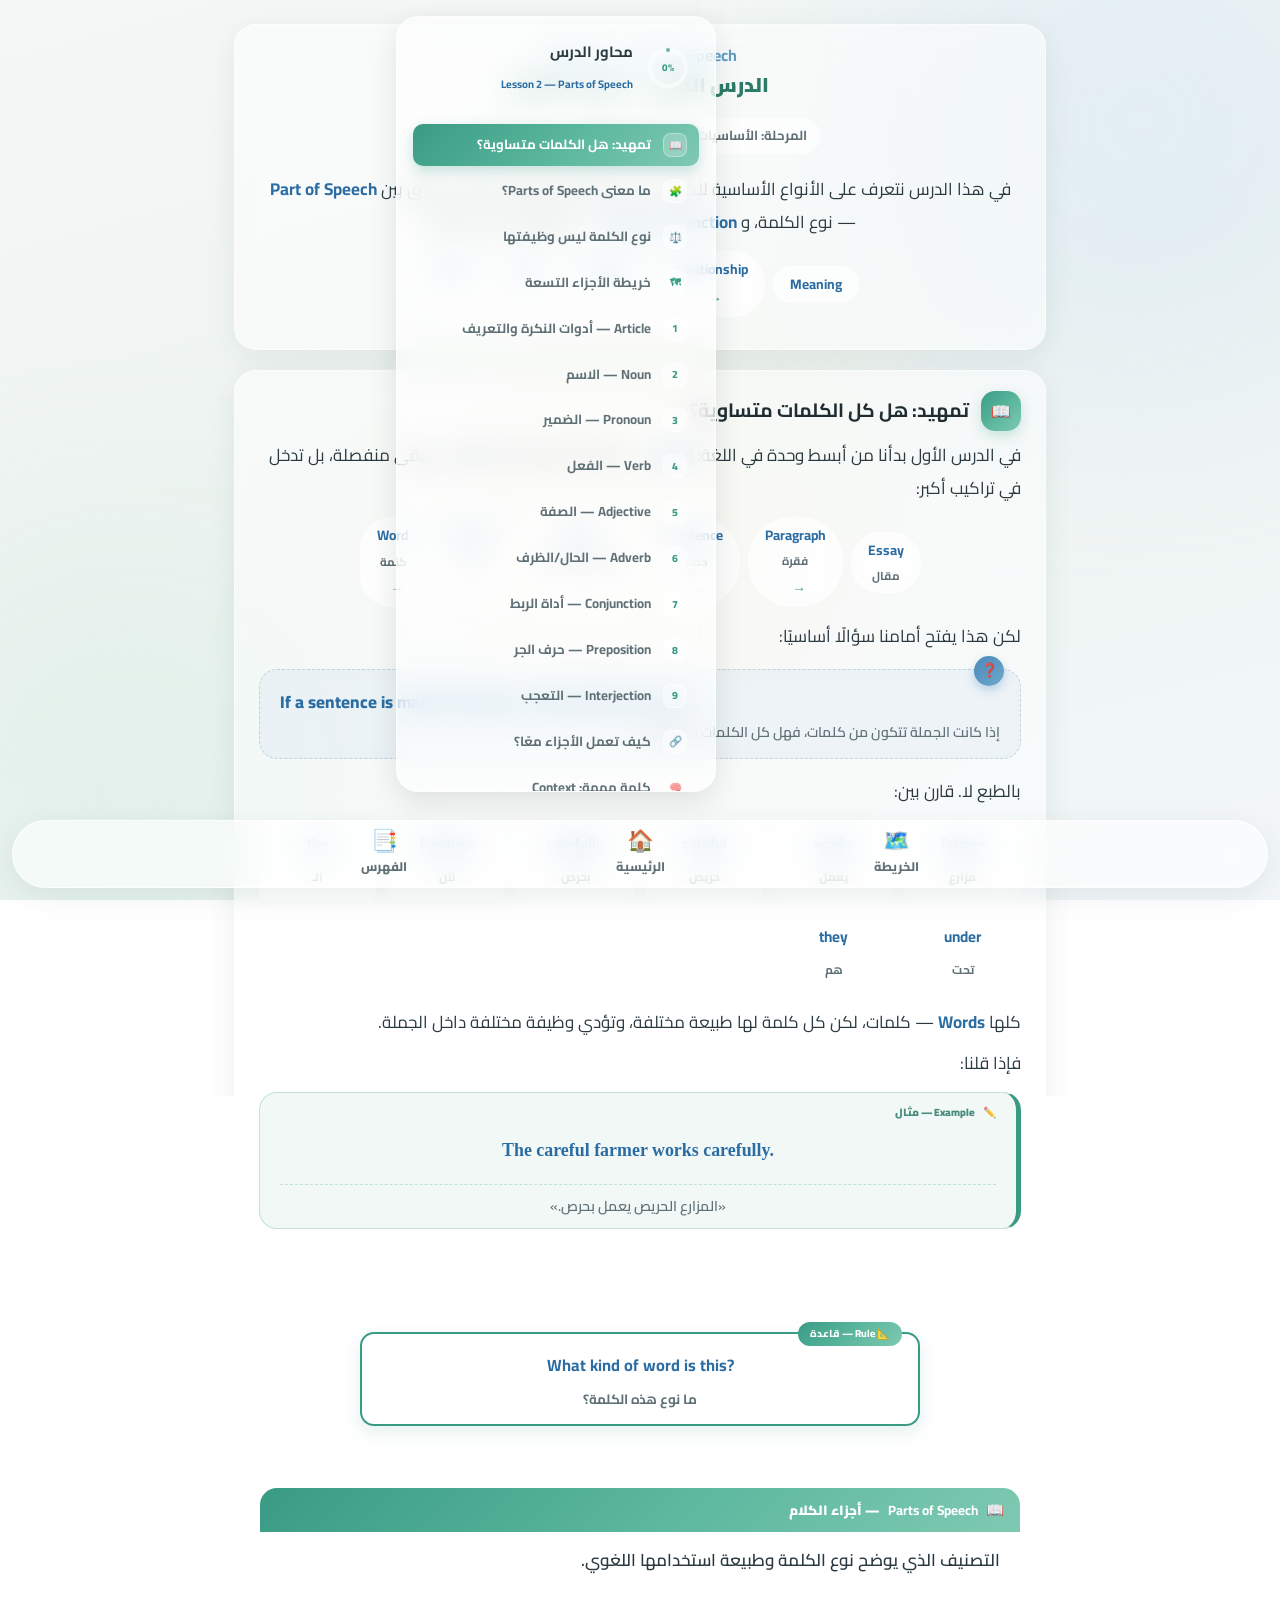
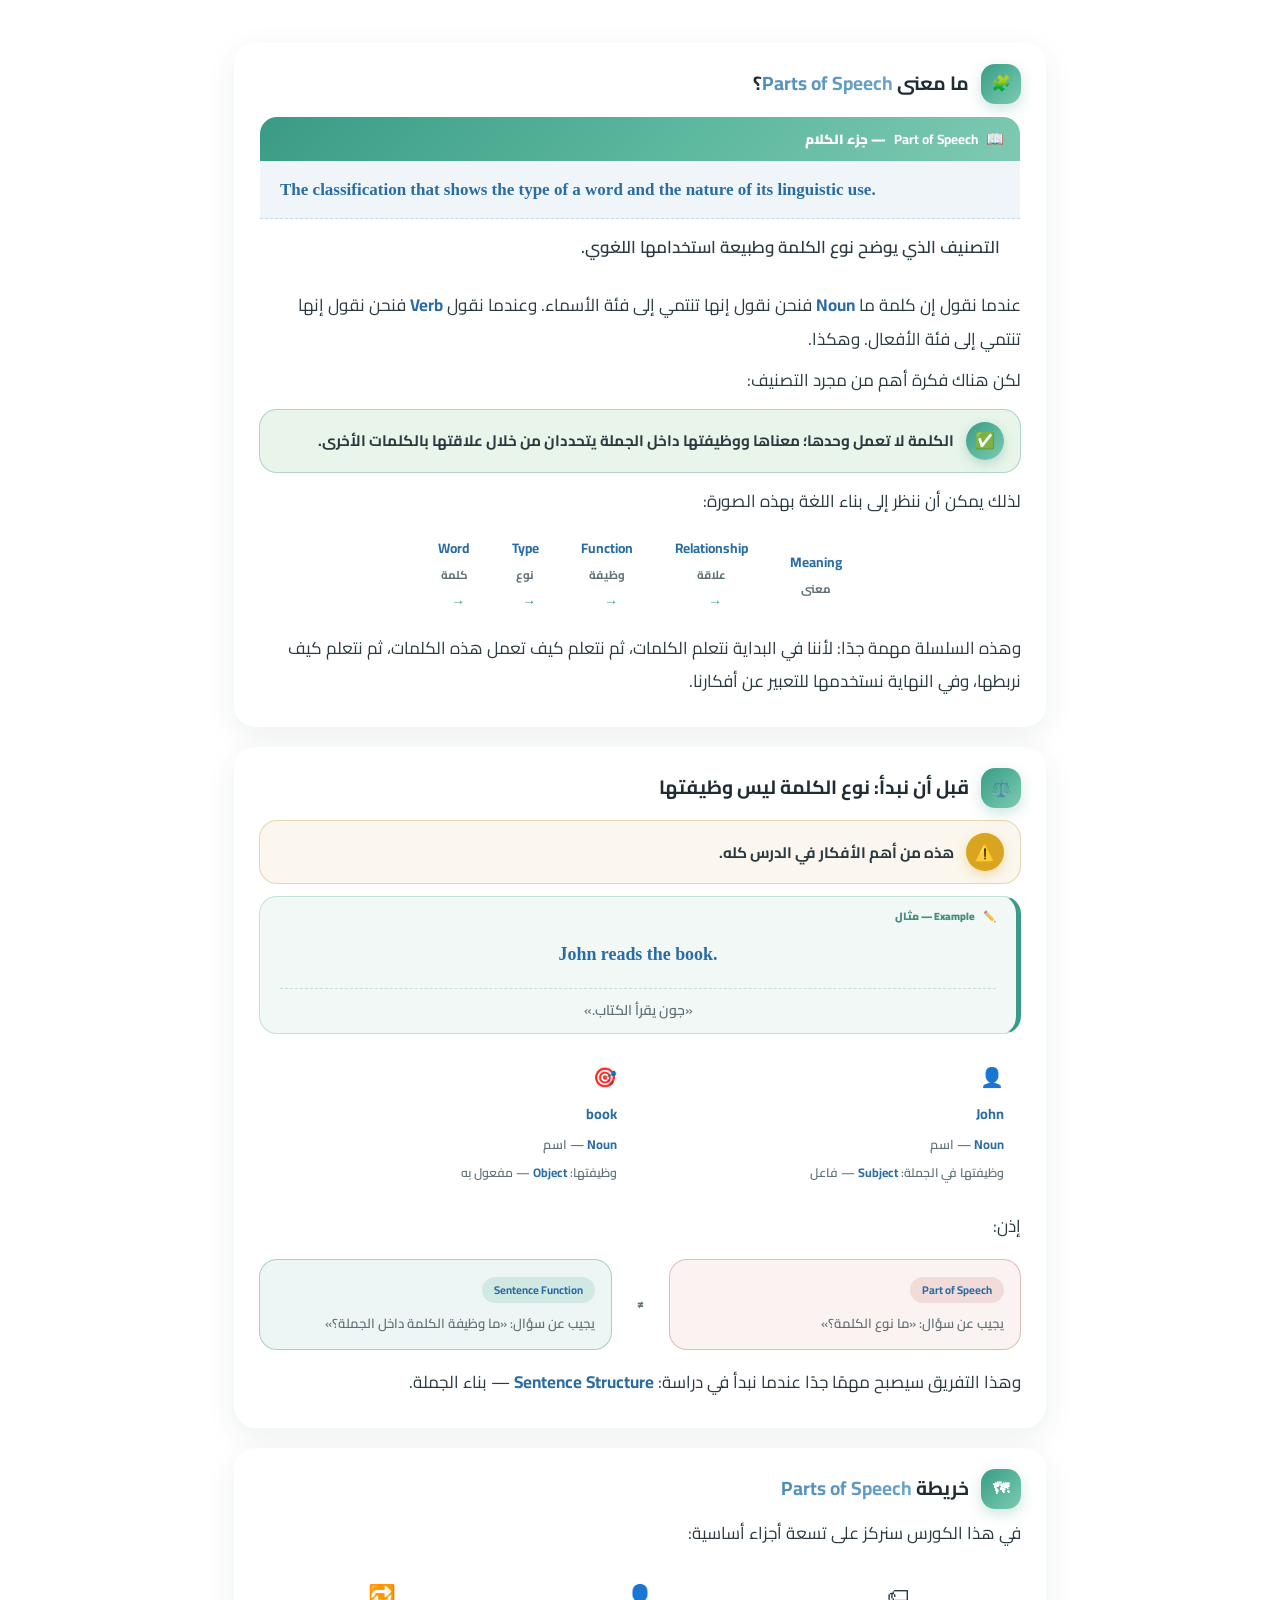
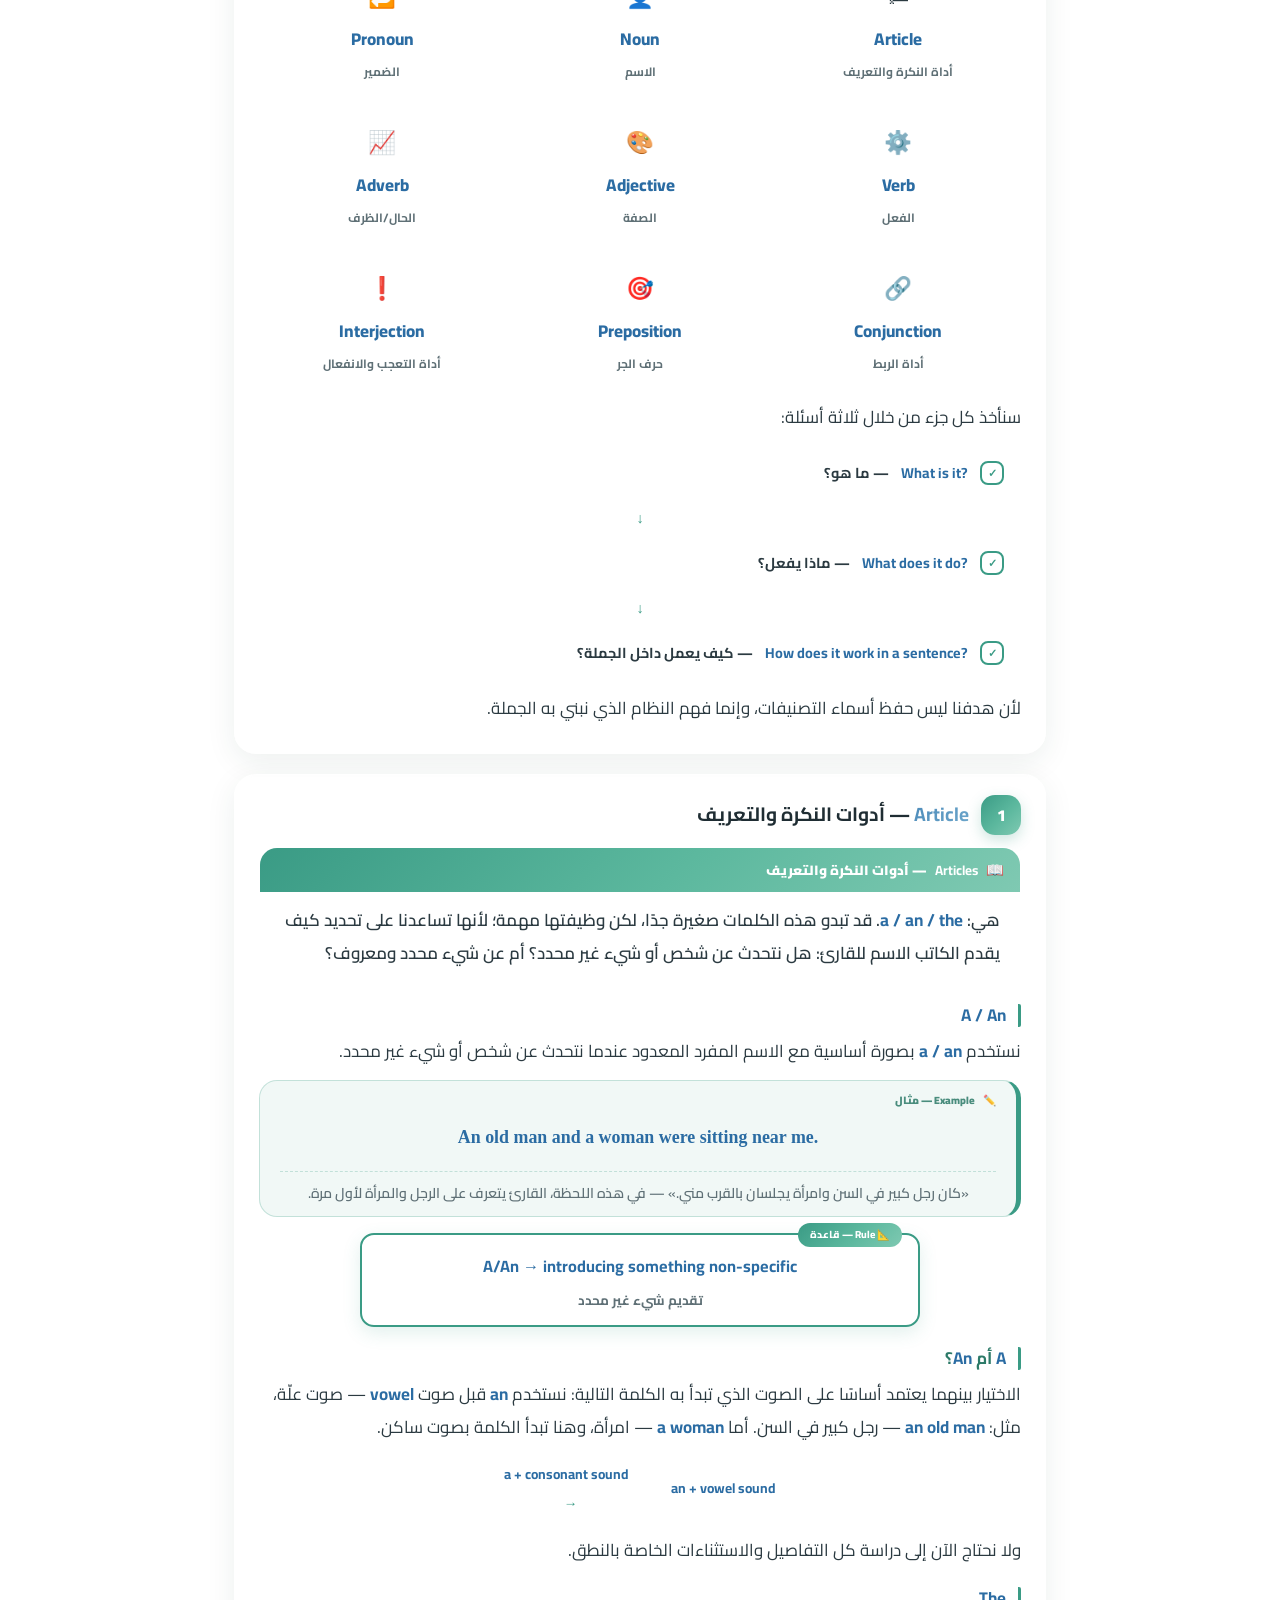
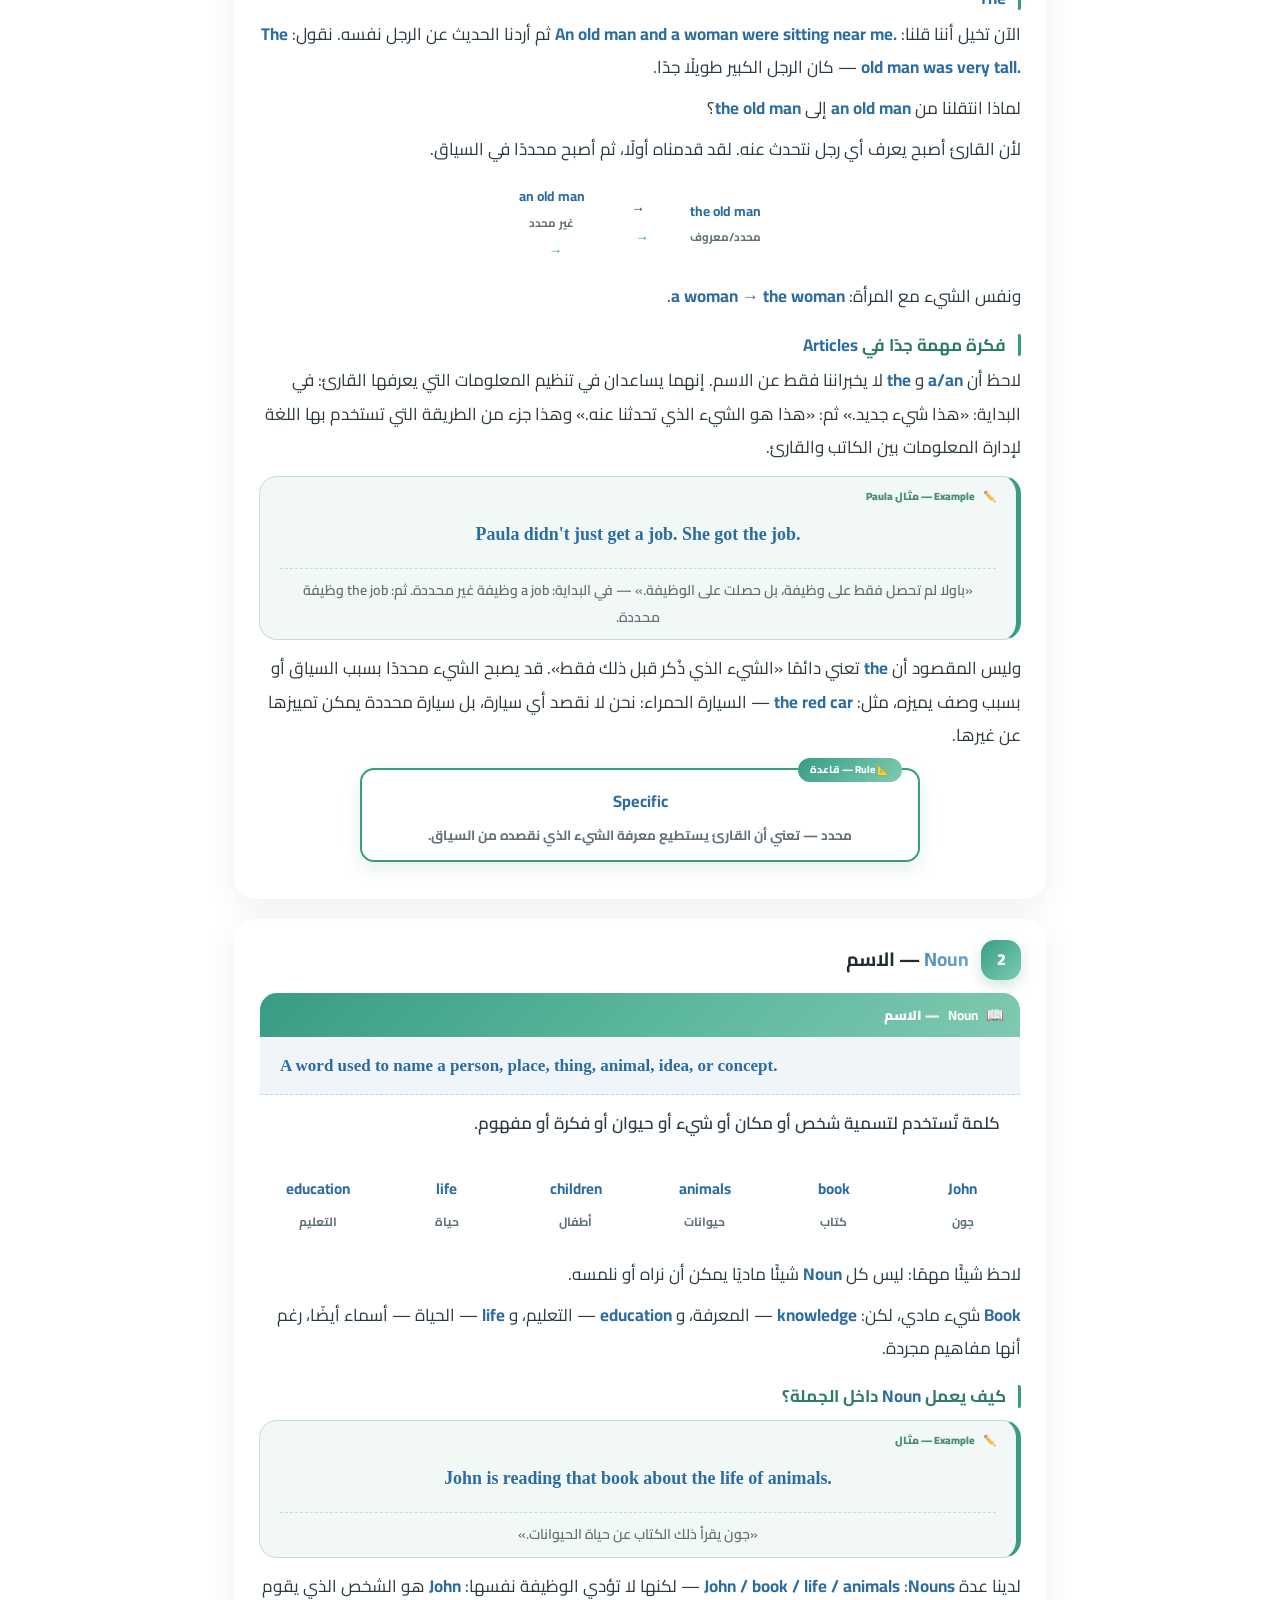
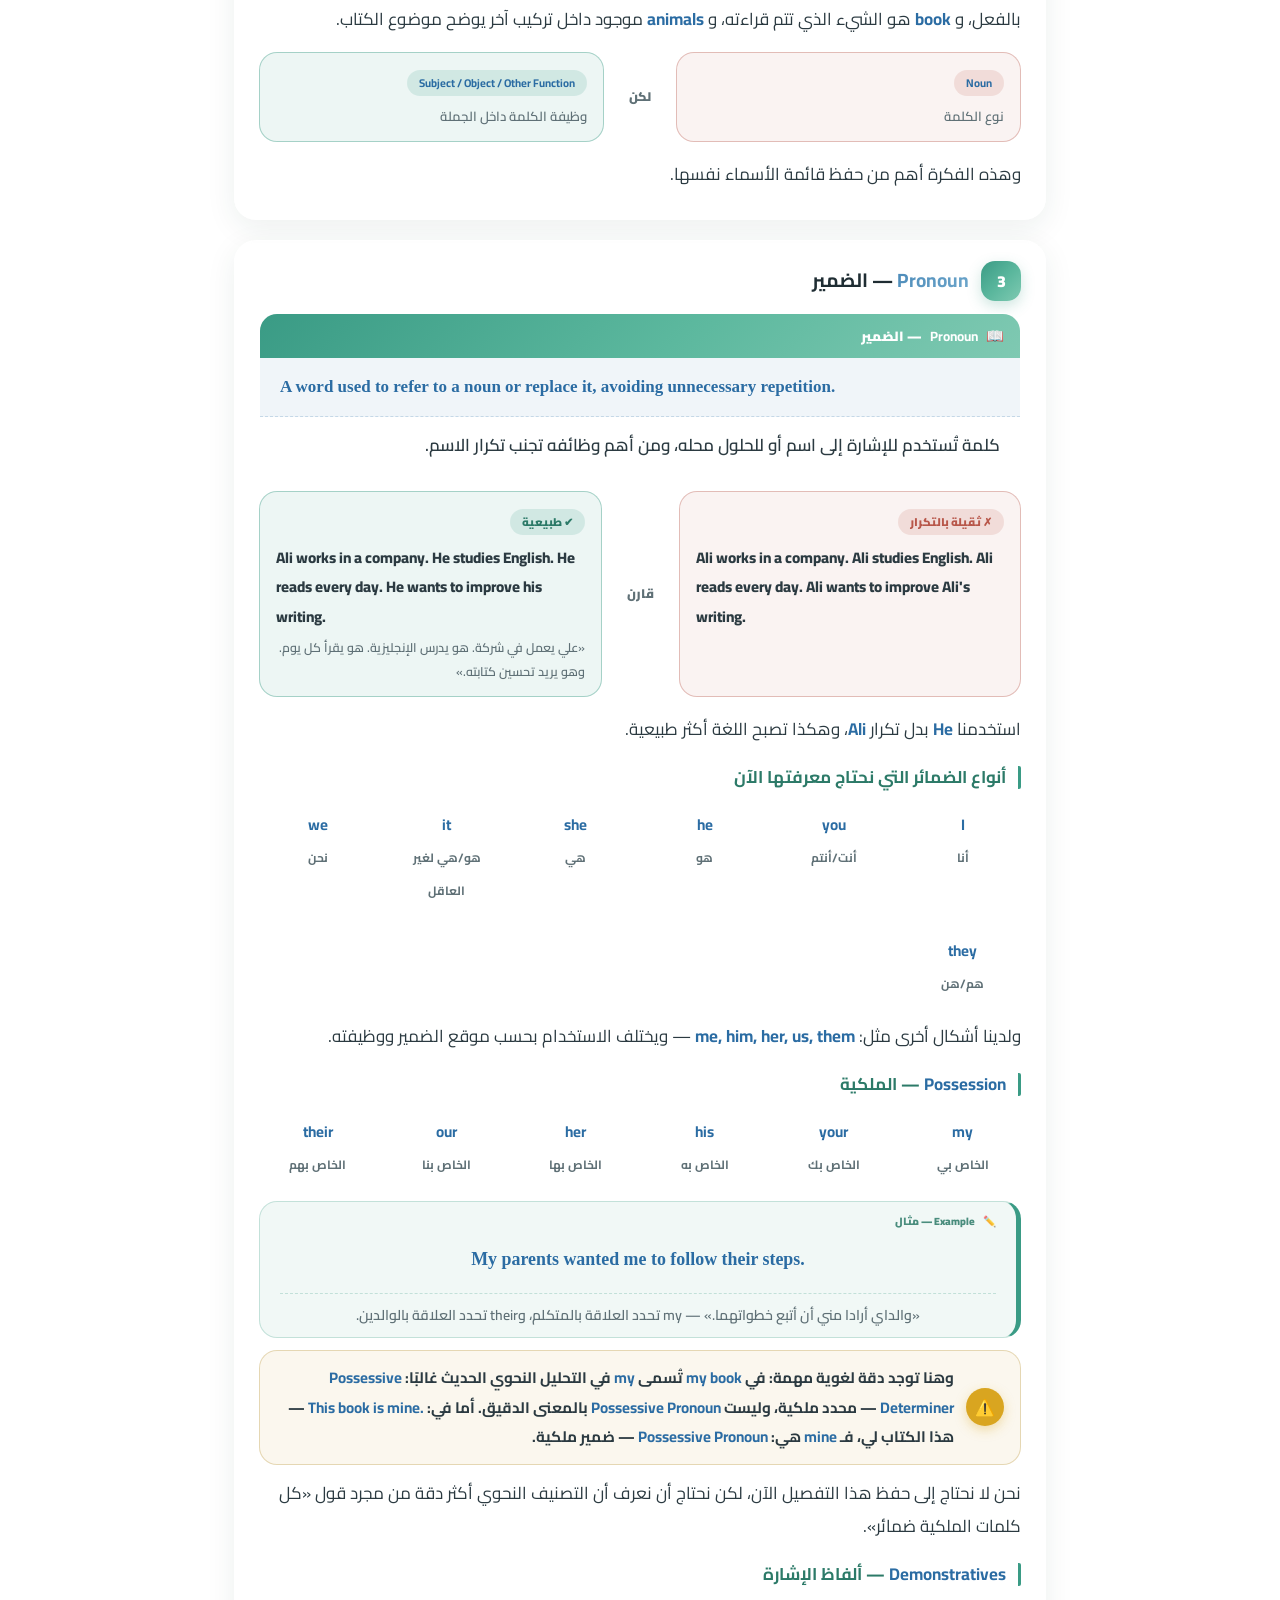
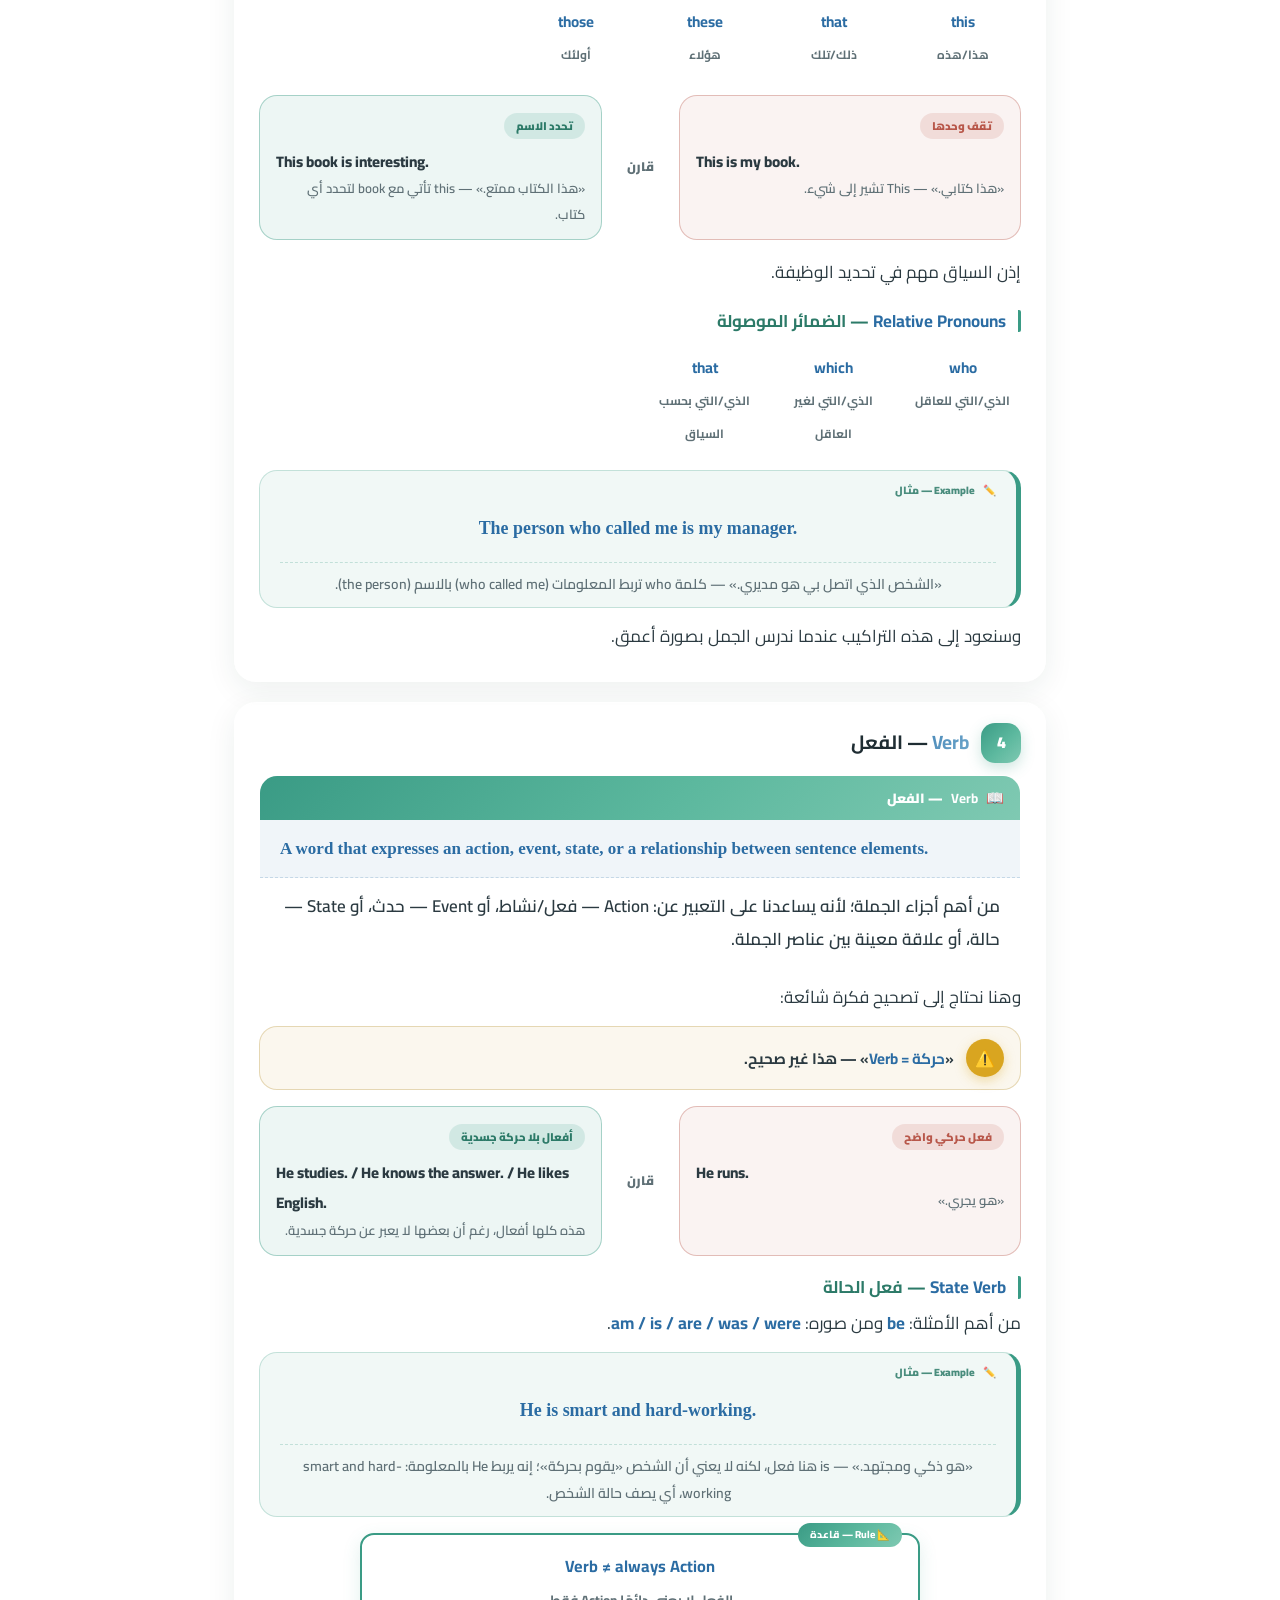
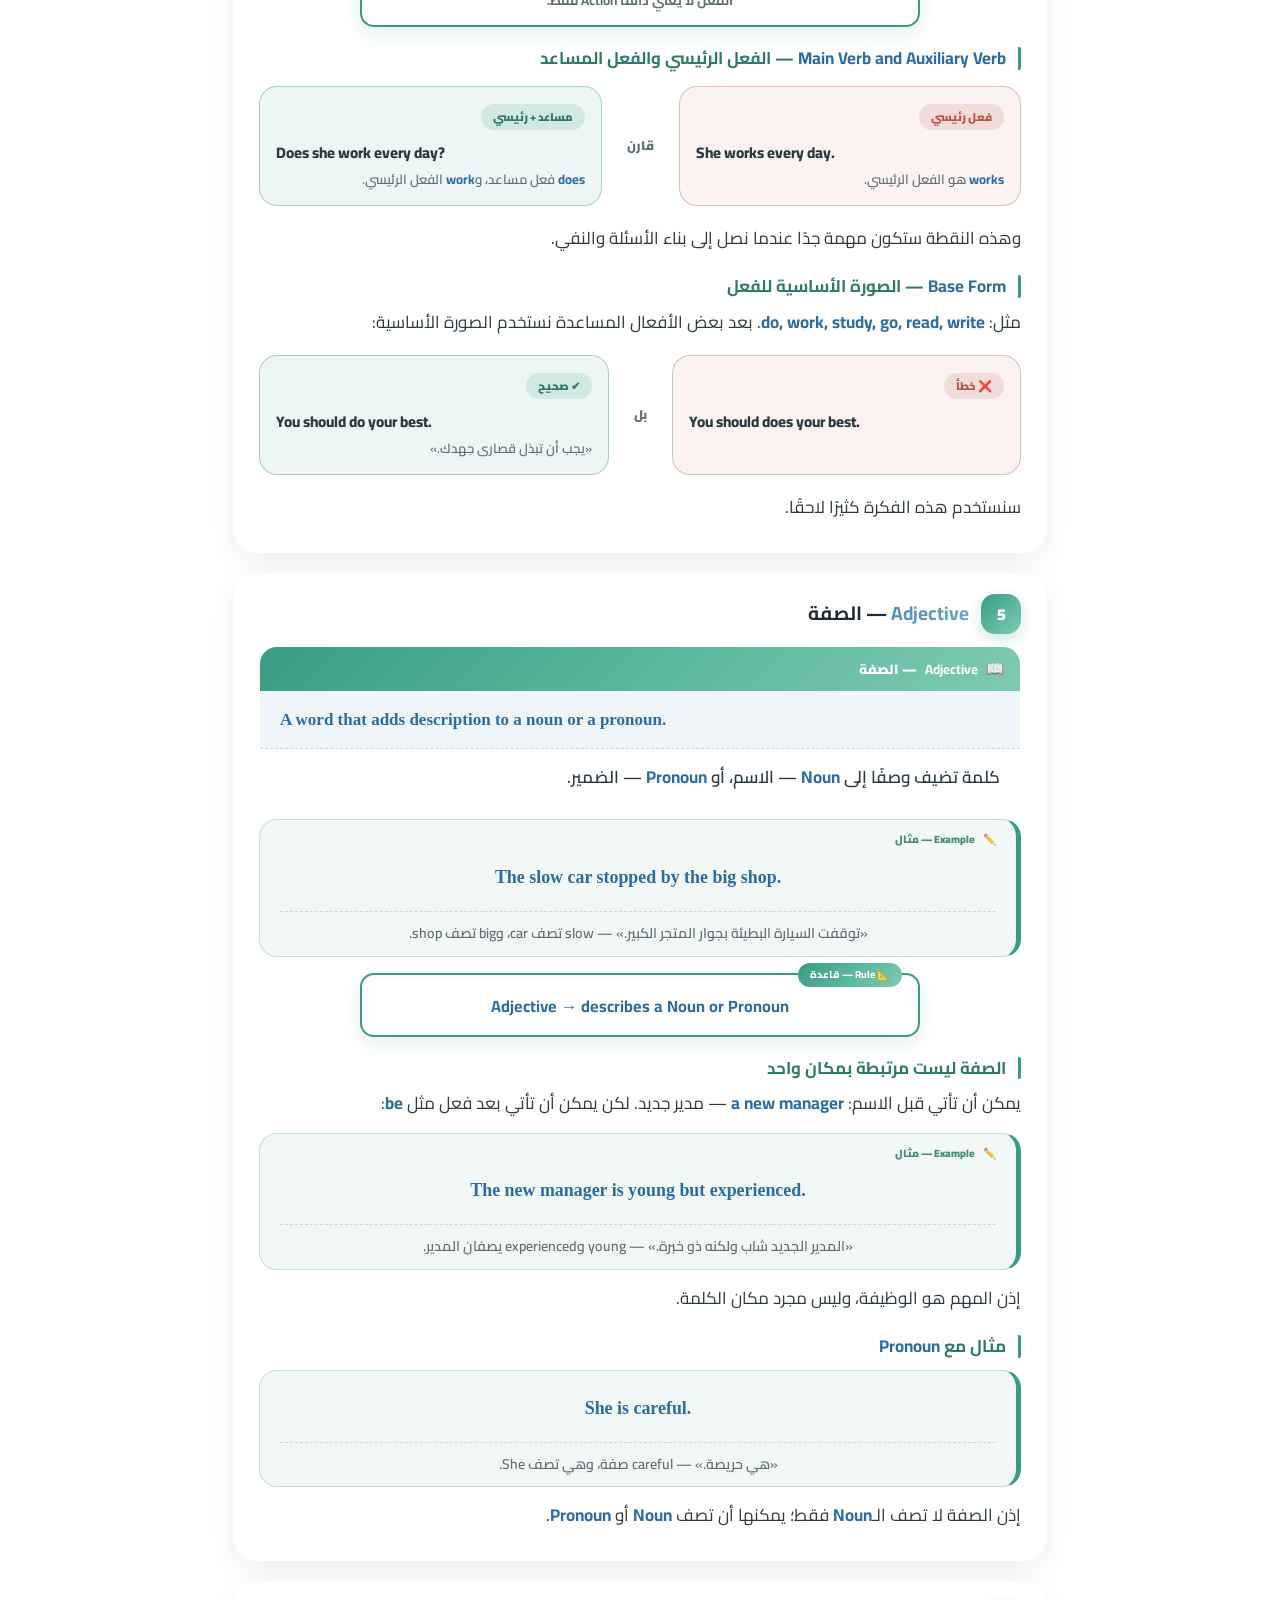
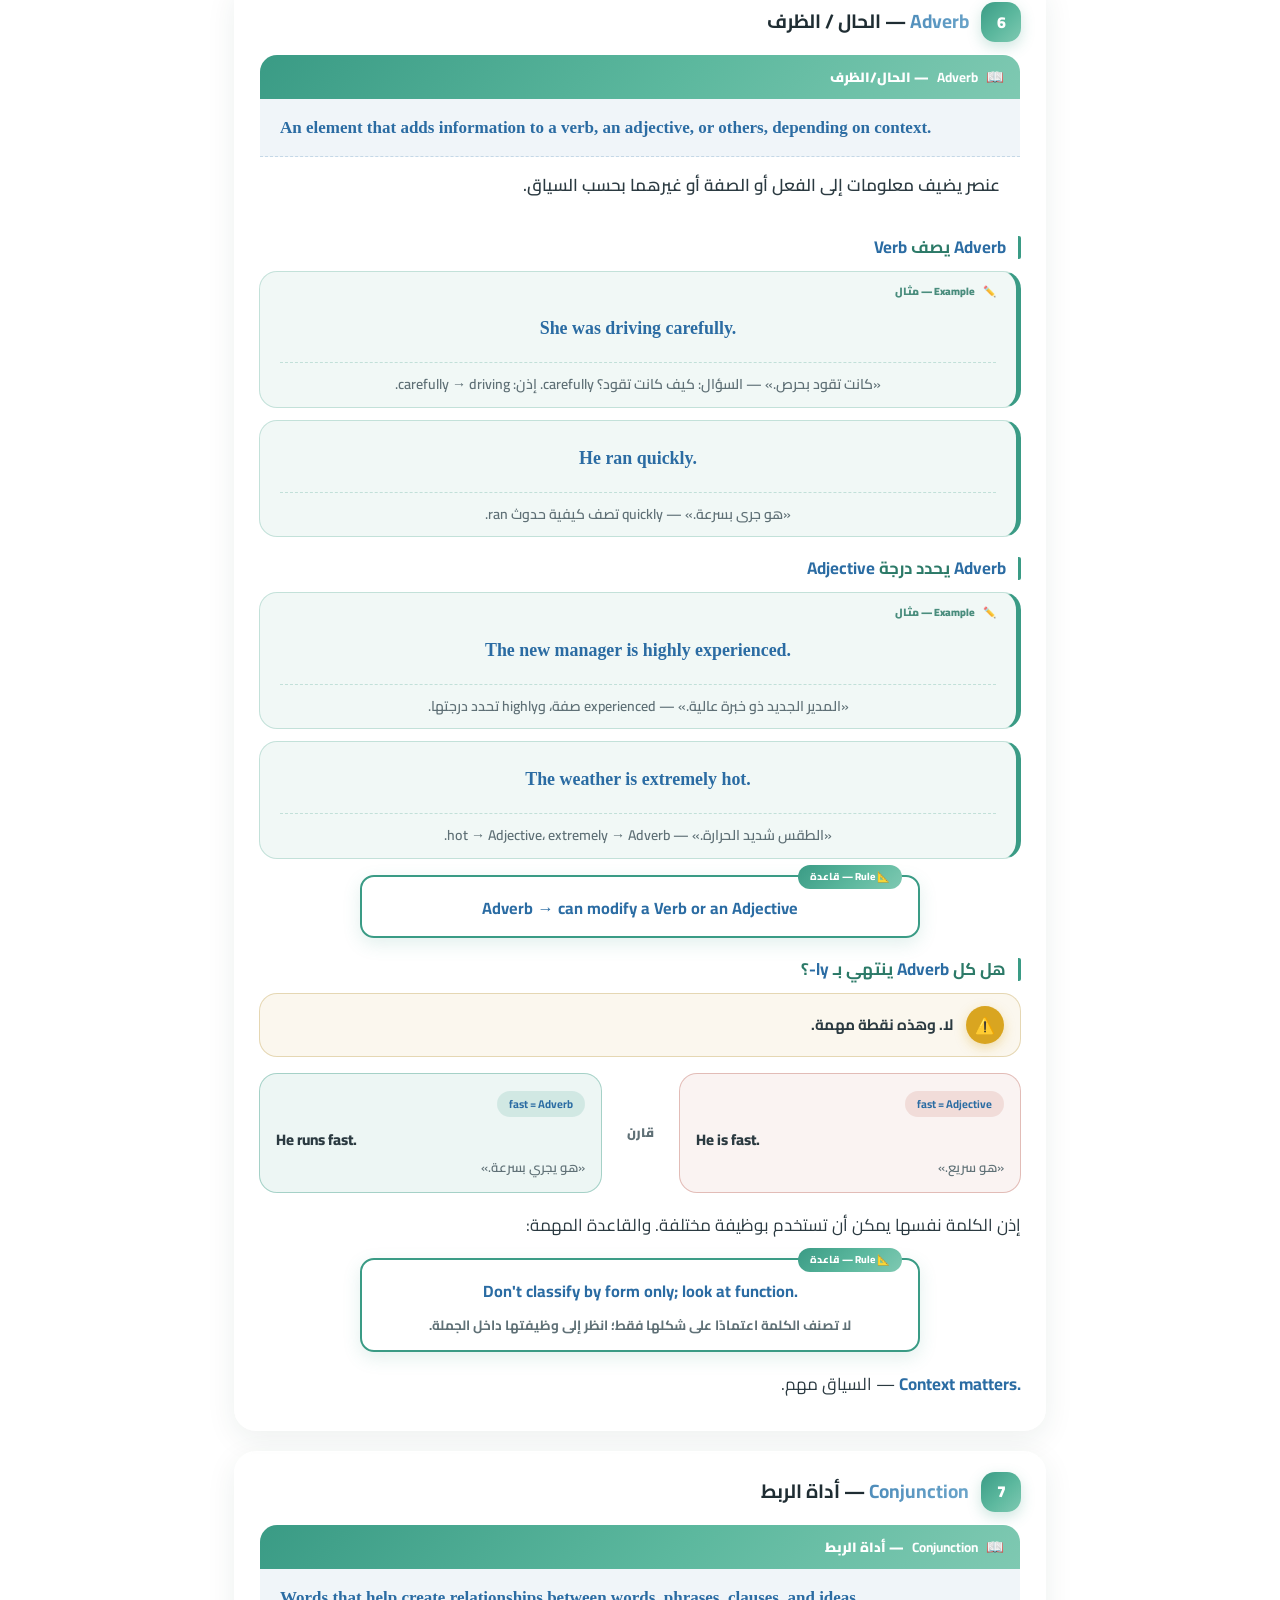
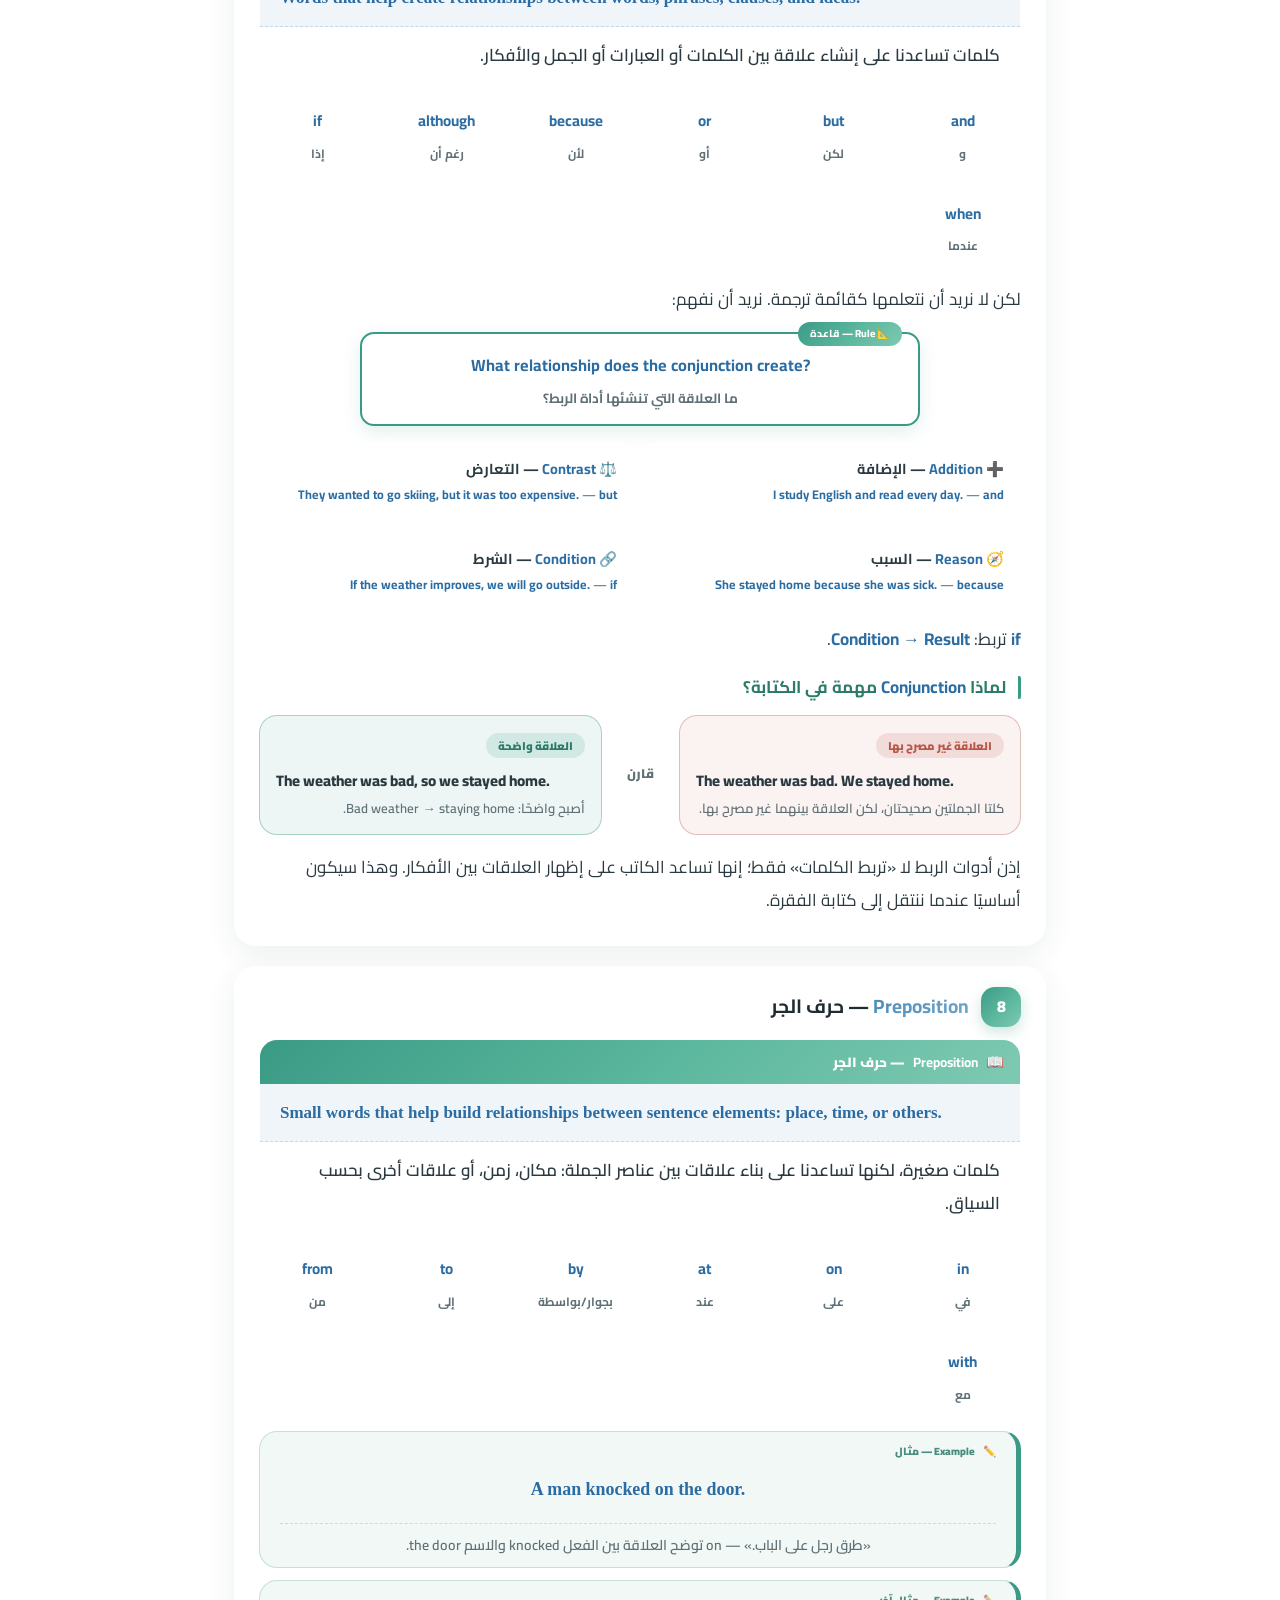
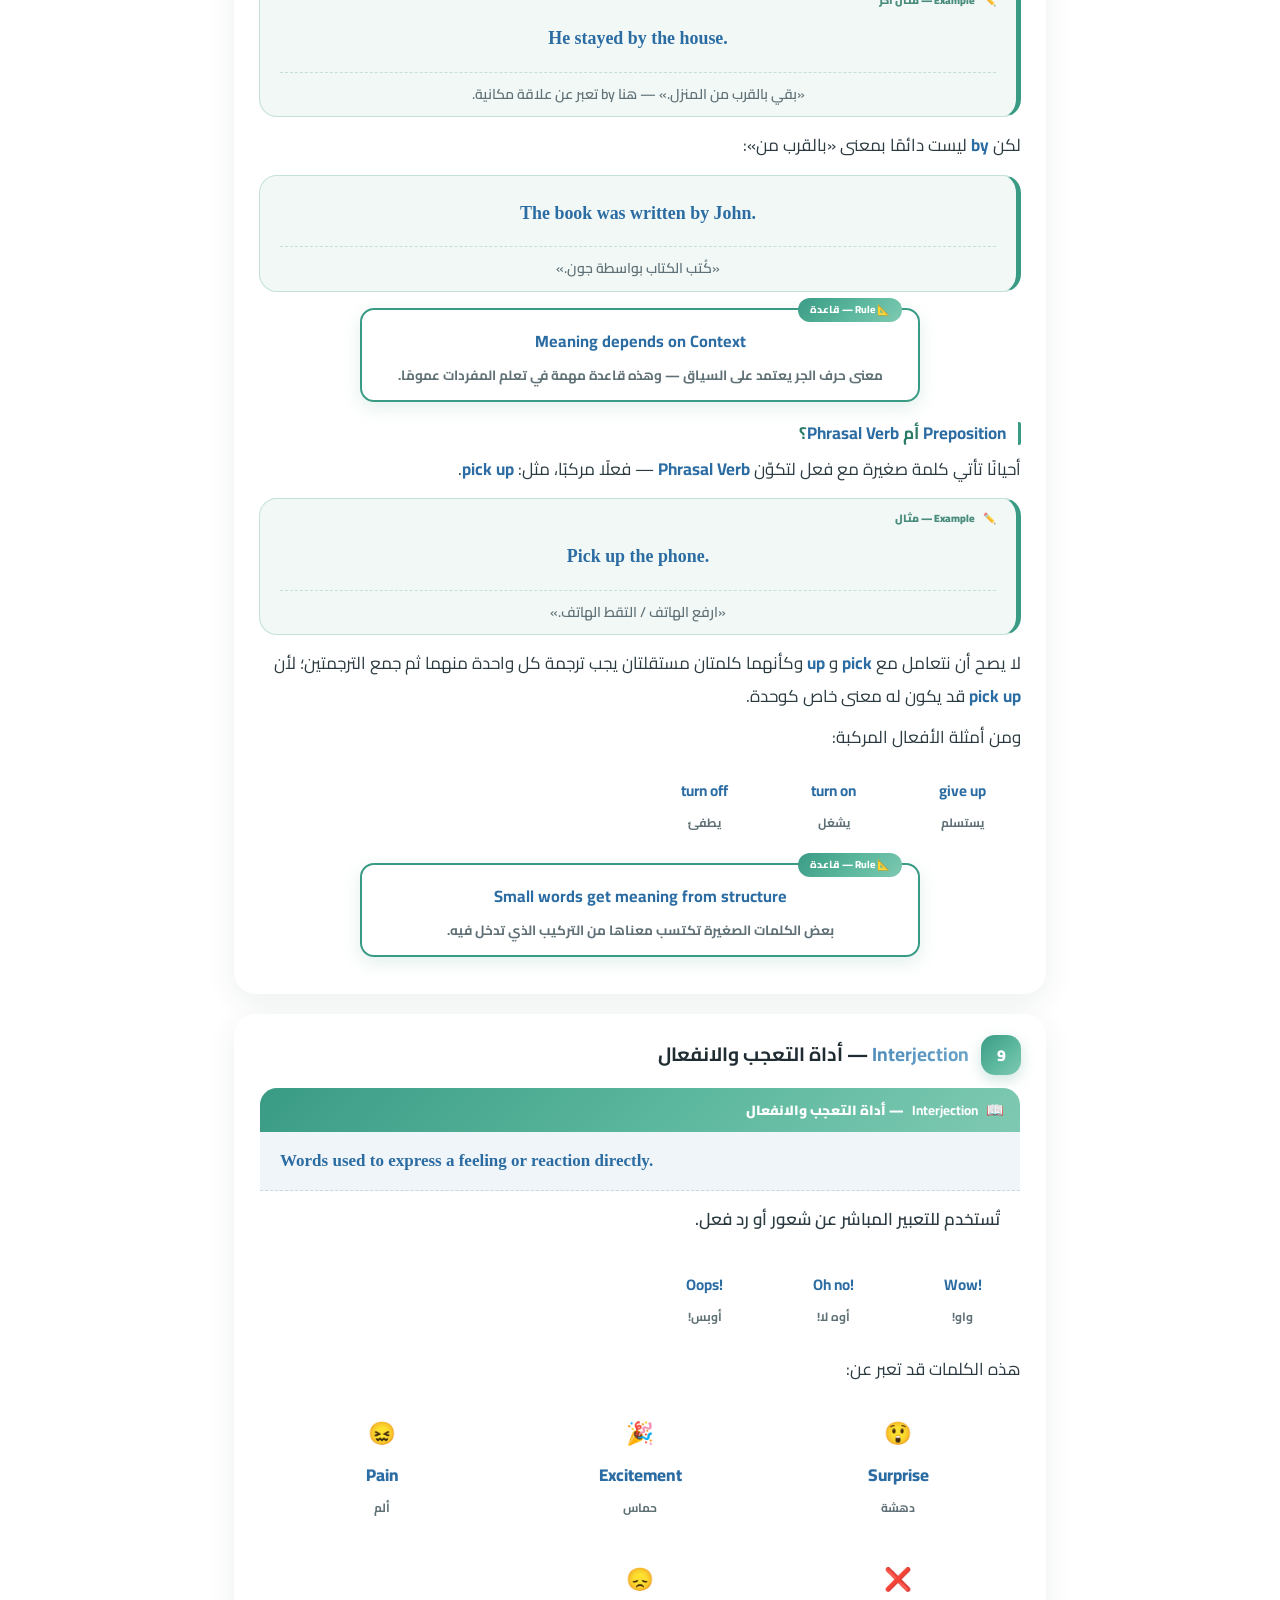
<file: lessons/lesson2.html>
<!DOCTYPE html>
<html lang="ar" dir="rtl">
<head>
  <meta charset="UTF-8">
  <meta name="viewport" content="width=device-width, initial-scale=1.0">

  <title>English Writing Course | Lesson 2 — Parts of Speech | الدرس الثاني</title>
  <meta name="description" content="الدرس الثاني: أجزاء الكلام — Article, Noun, Pronoun, Verb, Adjective, Adverb, Conjunction, Preposition, Interjection. نفهم نوع الكلمة ووظيفتها داخل الجملة.">

  <link rel="canonical" href="https://aburetage.github.io/English-Writing-Course/lessons/lesson2.html">

  <link rel="manifest" href="../manifest.webmanifest">
  <meta name="theme-color" content="#3a9b85">

  <link rel="icon" href="../icons/icon.svg" type="image/svg+xml">
  <link rel="apple-touch-icon" href="../icons/icon.svg">

  <meta property="og:type" content="article">
  <meta property="og:site_name" content="English Writing Course">
  <meta property="og:title" content="English Writing Course | Lesson 2 — Parts of Speech | الدرس الثاني">
  <meta property="og:description" content="الدرس الثاني: أجزاء الكلام — فهم نوع الكلمة ووظيفتها داخل الجملة.">
  <meta property="og:url" content="https://aburetage.github.io/English-Writing-Course/lessons/lesson2.html">
  <meta property="og:image" content="https://aburetage.github.io/English-Writing-Course/icons/icon.svg">
  <meta property="og:locale" content="ar_AR">

  <meta name="twitter:card" content="summary_large_image">
  <meta name="twitter:title" content="English Writing Course | Lesson 2 — Parts of Speech">
  <meta name="twitter:description" content="نفهم أنواع الكلمات ووظائفها وعلاقاتها داخل الجملة.">
  <meta name="twitter:image" content="https://aburetage.github.io/English-Writing-Course/icons/icon.svg">

  <link rel="preconnect" href="https://fonts.googleapis.com">
  <link rel="preconnect" href="https://fonts.gstatic.com" crossorigin>
  <link href="https://fonts.googleapis.com/css2?family=Cairo:wght@400;600;700;800;900&display=swap" rel="stylesheet">

  <link rel="stylesheet" href="../css/tokens.css">
  <link rel="stylesheet" href="../css/base.css">
  <link rel="stylesheet" href="../css/layout.css">
  <link rel="stylesheet" href="../css/components.css">
  <link rel="stylesheet" href="../css/lessons.css">
  <link rel="stylesheet" href="../css/print.css">

  <script type="module" src="../js/main.js"></script>

  <script type="application/ld+json">
  {
    "@context": "https://schema.org",
    "@type": "LearningResource",
    "name": "Lesson 2 — Parts of Speech",
    "alternateName": "الدرس الثاني — أجزاء الكلام",
    "description": "تعريف أقسام الكلام التسعة: Article, Noun, Pronoun, Verb, Adjective, Adverb, Conjunction, Preposition, Interjection، مع التركيز على الفرق بين نوع الكلمة ووظيفتها داخل الجملة.",
    "inLanguage": ["ar", "en"],
    "educationalLevel": "Beginner",
    "learningResourceType": "Lesson",
    "isPartOf": {
      "@type": "Course",
      "name": "English Writing Course",
      "url": "https://aburetage.github.io/English-Writing-Course/"
    }
  }
  </script>
</head>

<body data-lesson="2">
  <a href="#main" class="skip-link">تخطَّ إلى المحتوى الرئيسي</a>

  <div class="bg" aria-hidden="true">
    <div class="blob b1"></div>
    <div class="blob b2"></div>
    <div class="blob b3"></div>
  </div>

  <div id="progress" aria-hidden="true"></div>

  <nav id="toc" class="glass" aria-label="فهرس المحتويات">
    <div class="toc-head">
      <div class="ring" role="progressbar" aria-label="تقدم القراءة" aria-valuemin="0" aria-valuemax="100" aria-valuenow="0">
        <svg width="46" height="46" viewBox="0 0 46 46" aria-hidden="true">
          <defs>
            <linearGradient id="g1" x1="0" y1="0" x2="1" y2="1">
              <stop offset="0" stop-color="#2c7a68" />
              <stop offset="1" stop-color="#7fc9b2" />
            </linearGradient>
          </defs>
          <circle class="bgc" cx="23" cy="23" r="18"></circle>
          <circle id="ringFg" class="fgc" cx="23" cy="23" r="18"></circle>
        </svg>
        <span id="ringTxt">0%</span>
      </div>

      <div class="toc-title">
        <b>محاور الدرس</b>
        <small><span class="e" lang="en">Lesson 2 — Parts of Speech</span></small>
      </div>
    </div>

    <div class="toc-grp">
      <div class="toc-gbody">
        <a href="#intro2"><span class="n" aria-hidden="true">📖</span><span>تمهيد: هل الكلمات متساوية؟</span></a>
        <a href="#posmean"><span class="n" aria-hidden="true">🧩</span><span>ما معنى Parts of Speech؟</span></a>
        <a href="#typevs"><span class="n" aria-hidden="true">⚖️</span><span>نوع الكلمة ليس وظيفتها</span></a>
        <a href="#map9"><span class="n" aria-hidden="true">🗺</span><span>خريطة الأجزاء التسعة</span></a>
      </div>
    </div>

    <div class="toc-grp">
      <div class="toc-gbody">
        <a href="#article"><span class="n">1</span><span>Article — أدوات النكرة والتعريف</span></a>
        <a href="#noun"><span class="n">2</span><span>Noun — الاسم</span></a>
        <a href="#pronoun"><span class="n">3</span><span>Pronoun — الضمير</span></a>
        <a href="#verb"><span class="n">4</span><span>Verb — الفعل</span></a>
      </div>
    </div>

    <div class="toc-grp">
      <div class="toc-gbody">
        <a href="#adjective"><span class="n">5</span><span>Adjective — الصفة</span></a>
        <a href="#adverb"><span class="n">6</span><span>Adverb — الحال/الظرف</span></a>
        <a href="#conjunction"><span class="n">7</span><span>Conjunction — أداة الربط</span></a>
        <a href="#preposition"><span class="n">8</span><span>Preposition — حرف الجر</span></a>
        <a href="#interjection"><span class="n">9</span><span>Interjection — التعجب</span></a>
      </div>
    </div>

    <div class="toc-grp">
      <div class="toc-gbody">
        <a href="#together"><span class="n" aria-hidden="true">🔗</span><span>كيف تعمل الأجزاء معًا؟</span></a>
        <a href="#contextword"><span class="n" aria-hidden="true">🧠</span><span>كلمة مهمة: Context</span></a>
        <a href="#confusions"><span class="n" aria-hidden="true">⚠️</span><span>نقاط يكثر فيها الخطأ</span></a>
        <a href="#vocab2"><span class="n" aria-hidden="true">🔤</span><span>مفردات مهمة</span></a>
        <a href="#towriting"><span class="n" aria-hidden="true">✍️</span><span>من Parts of Speech إلى Writing</span></a>
      </div>
    </div>

    <div class="toc-grp">
      <div class="toc-gbody">
        <a href="#ex21"><span class="n">1</span><span>Recognition — التعرف</span></a>
        <a href="#ex22"><span class="n">2</span><span>Classification — التصنيف</span></a>
        <a href="#ex23"><span class="n">3</span><span>Context — السياق</span></a>
        <a href="#ex24"><span class="n">4</span><span>Article</span></a>
        <a href="#ex25"><span class="n">5</span><span>Noun or Pronoun?</span></a>
        <a href="#ex26"><span class="n">6</span><span>Adjective or Adverb?</span></a>
        <a href="#ex27"><span class="n">7</span><span>Verb Analysis</span></a>
        <a href="#ex28"><span class="n">8</span><span>Conjunction</span></a>
        <a href="#ex29"><span class="n">9</span><span>Preposition</span></a>
        <a href="#ex210"><span class="n">10</span><span>Full Analysis</span></a>
        <a href="#ex211"><span class="n">11</span><span>Sentence Analysis</span></a>
        <a href="#ex212"><span class="n">12</span><span>Error Detection</span></a>
        <a href="#ex213"><span class="n">13</span><span>Build</span></a>
        <a href="#ex214"><span class="n">14</span><span>From Word to Sentence</span></a>
        <a href="#ex215"><span class="n">15</span><span>Production</span></a>
        <a href="#challenge2"><span class="n" aria-hidden="true">🏆</span><span>Final Challenge</span></a>
        <a href="#summary2"><span class="n" aria-hidden="true">📌</span><span>خلاصة الدرس</span></a>
      </div>
    </div>
  </nav>

  <div id="backdrop"></div>

  <main id="main" class="wrap">
    <h1 class="sr-only">
      <span class="e" lang="en">Lesson 2 — Parts of Speech</span>
      — الدرس الثاني — أجزاء الكلام
    </h1>

    <section class="card center" id="lesson-header">
      <h1 class="lesson-title">
        <span class="e" lang="en">Lesson 2 — Parts of Speech</span>
        الدرس الثاني — أجزاء الكلام
      </h1>

      <div class="lesson-meta">
        <span>المرحلة: الأساسيات</span>
        <span>⏱ ~45 دقيقة</span>
        <span>✍️ 15 تمرينًا</span>
      </div>

      <p>
        في هذا الدرس نتعرف على الأنواع الأساسية للكلمات داخل اللغة الإنجليزية،
        والأهم: نفرّق بين
        <span class="e" lang="en">Part of Speech</span>
        — نوع الكلمة، و
        <span class="e" lang="en">Sentence Function</span>
        — وظيفتها داخل الجملة.
      </p>

      <div class="achain ltr">
        <span class="chip"><span class="e" lang="en">Word</span></span>
        <span class="chip"><span class="e" lang="en">Type</span></span>
        <span class="chip"><span class="e" lang="en">Function</span></span>
        <span class="chip"><span class="e" lang="en">Relationship</span></span>
        <span class="chip"><span class="e" lang="en">Meaning</span></span>
      </div>
    </section>

    <section class="card" id="intro2">
      <div class="card-head">
        <span class="num" aria-hidden="true">📖</span>
        <h2>تمهيد: هل كل الكلمات متساوية؟</h2>
      </div>

      <p>
        في الدرس الأول بدأنا من أبسط وحدة في اللغة:
        <span class="e" lang="en">Word</span>
        — الكلمة.
        ثم رأينا أن الكلمات لا تبقى منفصلة، بل تدخل في تراكيب أكبر:
      </p>

      <div class="achain ltr">
        <span class="chip"><span class="e" lang="en">Word</span><small>كلمة</small></span>
        <span class="chip"><span class="e" lang="en">Phrase</span><small>عبارة</small></span>
        <span class="chip"><span class="e" lang="en">Clause</span><small>جملة/جملة فرعية</small></span>
        <span class="chip"><span class="e" lang="en">Sentence</span><small>جملة</small></span>
        <span class="chip"><span class="e" lang="en">Paragraph</span><small>فقرة</small></span>
        <span class="chip"><span class="e" lang="en">Essay</span><small>مقال</small></span>
      </div>

      <p>لكن هذا يفتح أمامنا سؤالًا أساسيًا:</p>

      <div class="coach">
        <div class="cen" lang="en">If a sentence is made of words, are all words the same?</div>
        <div class="car">إذا كانت الجملة تتكون من كلمات، فهل كل الكلمات متساوية؟</div>
      </div>

      <p>بالطبع لا. قارن بين:</p>

      <div class="fgrid">
        <div class="fcard"><span class="e" lang="en">farmer</span><small>مزارع</small></div>
        <div class="fcard"><span class="e" lang="en">works</span><small>يعمل</small></div>
        <div class="fcard"><span class="e" lang="en">careful</span><small>حريص</small></div>
        <div class="fcard"><span class="e" lang="en">carefully</span><small>بحرص</small></div>
        <div class="fcard"><span class="e" lang="en">because</span><small>لأن</small></div>
        <div class="fcard"><span class="e" lang="en">the</span><small>الـ</small></div>
        <div class="fcard"><span class="e" lang="en">under</span><small>تحت</small></div>
        <div class="fcard"><span class="e" lang="en">they</span><small>هم</small></div>
      </div>

      <p>
        كلها
        <span class="e" lang="en">Words</span>
        — كلمات، لكن كل كلمة لها طبيعة مختلفة، وتؤدي وظيفة مختلفة داخل الجملة.
      </p>

      <p>فإذا قلنا:</p>

      <div class="spec">
        <div class="slabel"><span aria-hidden="true">✏️</span> Example — مثال</div>
        <div class="sen" lang="en">The careful farmer works carefully.</div>
        <div class="sar">«المزارع الحريص يعمل بحرص.»</div>
      </div>

      <p>
        فإن:
        <span class="e" lang="en">The</span>
        لا تعمل مثل
        <span class="e" lang="en">farmer</span>،
        و
        <span class="e" lang="en">farmer</span>
        لا تعمل مثل
        <span class="e" lang="en">works</span>،
        و
        <span class="e" lang="en">careful</span>
        لا تعمل مثل
        <span class="e" lang="en">carefully</span>.
      </p>

      <p>إذن، لكي نفهم كيف تُبنى الجملة، لا يكفي أن نعرف معنى الكلمات. نحتاج أن نعرف:</p>

      <div class="formula">
        <span class="e" lang="en">What kind of word is this?</span>
        <small>ما نوع هذه الكلمة؟</small>
      </div>

      <p>وهنا نصل إلى:</p>

      <div class="defcard">
        <div class="dhead"><span class="e" lang="en">Parts of Speech</span> — أجزاء الكلام</div>
        <div class="dar">التصنيف الذي يوضح نوع الكلمة وطبيعة استخدامها اللغوي.</div>
      </div>
    </section>

    <section class="card" id="posmean">
      <div class="card-head">
        <span class="num" aria-hidden="true">🧩</span>
        <h2>ما معنى <span class="e" lang="en">Parts of Speech</span>؟</h2>
      </div>

      <div class="defcard">
        <div class="dhead"><span class="e" lang="en">Part of Speech</span> — جزء الكلام</div>
        <div class="den" lang="en">The classification that shows the type of a word and the nature of its linguistic use.</div>
        <div class="dar">التصنيف الذي يوضح نوع الكلمة وطبيعة استخدامها اللغوي.</div>
      </div>

      <p>
        عندما نقول إن كلمة ما
        <span class="e" lang="en">Noun</span>
        فنحن نقول إنها تنتمي إلى فئة الأسماء.
        وعندما نقول
        <span class="e" lang="en">Verb</span>
        فنحن نقول إنها تنتمي إلى فئة الأفعال. وهكذا.
      </p>

      <p>لكن هناك فكرة أهم من مجرد التصنيف:</p>

      <div class="alert ok">
        <span class="aic" aria-hidden="true">✅</span>
        <p>
          الكلمة لا تعمل وحدها؛ معناها ووظيفتها داخل الجملة يتحددان من خلال علاقتها بالكلمات الأخرى.
        </p>
      </div>

      <p>لذلك يمكن أن ننظر إلى بناء اللغة بهذه الصورة:</p>

      <div class="achain ltr">
        <span class="chip"><span class="e" lang="en">Word</span><small>كلمة</small></span>
        <span class="chip"><span class="e" lang="en">Type</span><small>نوع</small></span>
        <span class="chip"><span class="e" lang="en">Function</span><small>وظيفة</small></span>
        <span class="chip"><span class="e" lang="en">Relationship</span><small>علاقة</small></span>
        <span class="chip"><span class="e" lang="en">Meaning</span><small>معنى</small></span>
      </div>

      <p>
        وهذه السلسلة مهمة جدًا:
        لأننا في البداية نتعلم الكلمات، ثم نتعلم كيف تعمل هذه الكلمات،
        ثم نتعلم كيف نربطها، وفي النهاية نستخدمها للتعبير عن أفكارنا.
      </p>
    </section>

    <section class="card" id="typevs">
      <div class="card-head">
        <span class="num" aria-hidden="true">⚖️</span>
        <h2>قبل أن نبدأ: نوع الكلمة ليس وظيفتها</h2>
      </div>

      <div class="alert">
        <span class="aic" aria-hidden="true">⚠️</span>
        <p>هذه من أهم الأفكار في الدرس كله.</p>
      </div>

      <div class="spec">
        <div class="slabel"><span aria-hidden="true">✏️</span> Example — مثال</div>
        <div class="sen" lang="en">John reads the book.</div>
        <div class="sar">«جون يقرأ الكتاب.»</div>
      </div>

      <div class="funs">
        <div class="fun">
          <span class="fic" aria-hidden="true">👤</span>
          <b><span class="e" lang="en">John</span></b>
          <div class="var2"><span class="e" lang="en">Noun</span> — اسم</div>
          <small>وظيفتها في الجملة: <span class="e" lang="en">Subject</span> — فاعل</small>
        </div>

        <div class="fun">
          <span class="fic" aria-hidden="true">🎯</span>
          <b><span class="e" lang="en">book</span></b>
          <div class="var2"><span class="e" lang="en">Noun</span> — اسم</div>
          <small>وظيفتها: <span class="e" lang="en">Object</span> — مفعول به</small>
        </div>
      </div>

      <p>إذن:</p>

      <div class="vs">
        <div class="vside a">
          <span class="vtag"><span class="e" lang="en">Part of Speech</span></span>
          <div class="var2">يجيب عن سؤال: «ما نوع الكلمة؟»</div>
        </div>
        <div class="vmid">≠</div>
        <div class="vside b">
          <span class="vtag"><span class="e" lang="en">Sentence Function</span></span>
          <div class="var2">يجيب عن سؤال: «ما وظيفة الكلمة داخل الجملة؟»</div>
        </div>
      </div>

      <p>
        وهذا التفريق سيصبح مهمًا جدًا عندما نبدأ في دراسة:
        <span class="e" lang="en">Sentence Structure</span>
        — بناء الجملة.
      </p>
    </section>

    <section class="card" id="map9">
      <div class="card-head">
        <span class="num" aria-hidden="true">🗺</span>
        <h2>خريطة <span class="e" lang="en">Parts of Speech</span></h2>
      </div>

      <p>في هذا الكورس سنركز على تسعة أجزاء أساسية:</p>

      <div class="roles">
        <div class="role"><span class="ric" aria-hidden="true">🏷</span><span class="e" lang="en">Article</span><small>أداة النكرة والتعريف</small></div>
        <div class="role"><span class="ric" aria-hidden="true">👤</span><span class="e" lang="en">Noun</span><small>الاسم</small></div>
        <div class="role"><span class="ric" aria-hidden="true">🔁</span><span class="e" lang="en">Pronoun</span><small>الضمير</small></div>
        <div class="role"><span class="ric" aria-hidden="true">⚙️</span><span class="e" lang="en">Verb</span><small>الفعل</small></div>
        <div class="role"><span class="ric" aria-hidden="true">🎨</span><span class="e" lang="en">Adjective</span><small>الصفة</small></div>
        <div class="role"><span class="ric" aria-hidden="true">📈</span><span class="e" lang="en">Adverb</span><small>الحال/الظرف</small></div>
        <div class="role"><span class="ric" aria-hidden="true">🔗</span><span class="e" lang="en">Conjunction</span><small>أداة الربط</small></div>
        <div class="role"><span class="ric" aria-hidden="true">🎯</span><span class="e" lang="en">Preposition</span><small>حرف الجر</small></div>
        <div class="role"><span class="ric" aria-hidden="true">❗</span><span class="e" lang="en">Interjection</span><small>أداة التعجب والانفعال</small></div>
      </div>

      <p>سنأخذ كل جزء من خلال ثلاثة أسئلة:</p>

      <div class="dpath">
        <div class="dstep"><span class="e" lang="en">What is it?</span> — ما هو؟</div>
        <div class="darr" aria-hidden="true">↓</div>
        <div class="dstep"><span class="e" lang="en">What does it do?</span> — ماذا يفعل؟</div>
        <div class="darr" aria-hidden="true">↓</div>
        <div class="dstep"><span class="e" lang="en">How does it work in a sentence?</span> — كيف يعمل داخل الجملة؟</div>
      </div>

      <p>
        لأن هدفنا ليس حفظ أسماء التصنيفات، وإنما فهم النظام الذي نبني به الجملة.
      </p>
    </section>

    <section class="card" id="article">
      <div class="card-head">
        <span class="num">1</span>
        <h2><span class="e" lang="en">Article</span> — أدوات النكرة والتعريف</h2>
      </div>

      <div class="defcard">
        <div class="dhead"><span class="e" lang="en">Articles</span> — أدوات النكرة والتعريف</div>
        <div class="dar">هي: <span class="e" lang="en">a / an / the</span>. قد تبدو هذه الكلمات صغيرة جدًا، لكن وظيفتها مهمة؛ لأنها تساعدنا على تحديد كيف يقدم الكاتب الاسم للقارئ: هل نتحدث عن شخص أو شيء غير محدد؟ أم عن شيء محدد ومعروف؟</div>
      </div>

      <h3><span class="e" lang="en">A / An</span></h3>

      <p>
        نستخدم
        <span class="e" lang="en">a / an</span>
        بصورة أساسية مع الاسم المفرد المعدود عندما نتحدث عن شخص أو شيء غير محدد.
      </p>

      <div class="spec">
        <div class="slabel"><span aria-hidden="true">✏️</span> Example — مثال</div>
        <div class="sen" lang="en">An old man and a woman were sitting near me.</div>
        <div class="sar">«كان رجل كبير في السن وامرأة يجلسان بالقرب مني.» — في هذه اللحظة، القارئ يتعرف على الرجل والمرأة لأول مرة.</div>
      </div>

      <div class="formula">
        <span class="e" lang="en">A/An → introducing something non-specific</span>
        <small>تقديم شيء غير محدد</small>
      </div>

      <h3><span class="e" lang="en">A</span> أم <span class="e" lang="en">An</span>؟</h3>

      <p>
        الاختيار بينهما يعتمد أساسًا على الصوت الذي تبدأ به الكلمة التالية:
        نستخدم
        <span class="e" lang="en">an</span>
        قبل صوت
        <span class="e" lang="en">vowel</span>
        — صوت علّة، مثل:
        <span class="e" lang="en">an old man</span>
        — رجل كبير في السن.
        أما
        <span class="e" lang="en">a woman</span>
        — امرأة، وهنا تبدأ الكلمة بصوت ساكن.
      </p>

      <div class="achain ltr">
        <span class="chip"><span class="e" lang="en">a + consonant sound</span></span>
        <span class="chip"><span class="e" lang="en">an + vowel sound</span></span>
      </div>

      <p>ولا نحتاج الآن إلى دراسة كل التفاصيل والاستثناءات الخاصة بالنطق.</p>

      <h3><span class="e" lang="en">The</span></h3>

      <p>
        الآن تخيل أننا قلنا:
        <span class="e" lang="en">An old man and a woman were sitting near me.</span>
        ثم أردنا الحديث عن الرجل نفسه. نقول:
        <span class="e" lang="en">The old man was very tall.</span>
        — كان الرجل الكبير طويلًا جدًا.
      </p>

      <p>لماذا انتقلنا من <span class="e" lang="en">an old man</span> إلى <span class="e" lang="en">the old man</span>؟</p>

      <p>لأن القارئ أصبح يعرف أي رجل نتحدث عنه. لقد قدمناه أولًا، ثم أصبح محددًا في السياق.</p>

      <div class="achain ltr">
        <span class="chip"><span class="e" lang="en">an old man</span><small>غير محدد</small></span>
        <span class="chip">→</span>
        <span class="chip"><span class="e" lang="en">the old man</span><small>محدد/معروف</small></span>
      </div>

      <p>ونفس الشيء مع المرأة: <span class="e" lang="en">a woman → the woman</span>.</p>

      <h3>فكرة مهمة جدًا في <span class="e" lang="en">Articles</span></h3>

      <p>
        لاحظ أن
        <span class="e" lang="en">a/an</span>
        و
        <span class="e" lang="en">the</span>
        لا يخبراننا فقط عن الاسم.
        إنهما يساعدان في تنظيم المعلومات التي يعرفها القارئ:
        في البداية: «هذا شيء جديد.» ثم: «هذا هو الشيء الذي تحدثنا عنه.»
        وهذا جزء من الطريقة التي تستخدم بها اللغة لإدارة المعلومات بين الكاتب والقارئ.
      </p>

      <div class="spec">
        <div class="slabel"><span aria-hidden="true">✏️</span> Example — مثال Paula</div>
        <div class="sen" lang="en">Paula didn't just get a job. She got the job.</div>
        <div class="sar">«باولا لم تحصل فقط على وظيفة، بل حصلت على الوظيفة.» — في البداية: a job وظيفة غير محددة. ثم: the job وظيفة محددة.</div>
      </div>

      <p>
        وليس المقصود أن
        <span class="e" lang="en">the</span>
        تعني دائمًا «الشيء الذي ذُكر قبل ذلك فقط».
        قد يصبح الشيء محددًا بسبب السياق أو بسبب وصف يميزه، مثل:
        <span class="e" lang="en">the red car</span>
        — السيارة الحمراء: نحن لا نقصد أي سيارة، بل سيارة محددة يمكن تمييزها عن غيرها.
      </p>

      <div class="formula">
        <span class="e" lang="en">Specific</span>
        <small>محدد — تعني أن القارئ يستطيع معرفة الشيء الذي نقصده من السياق.</small>
      </div>
    </section>

    <section class="card" id="noun">
      <div class="card-head">
        <span class="num">2</span>
        <h2><span class="e" lang="en">Noun</span> — الاسم</h2>
      </div>

      <div class="defcard">
        <div class="dhead"><span class="e" lang="en">Noun</span> — الاسم</div>
        <div class="den" lang="en">A word used to name a person, place, thing, animal, idea, or concept.</div>
        <div class="dar">كلمة تُستخدم لتسمية شخص أو مكان أو شيء أو حيوان أو فكرة أو مفهوم.</div>
      </div>

      <div class="fgrid">
        <div class="fcard"><span class="e" lang="en">John</span><small>جون</small></div>
        <div class="fcard"><span class="e" lang="en">book</span><small>كتاب</small></div>
        <div class="fcard"><span class="e" lang="en">animals</span><small>حيوانات</small></div>
        <div class="fcard"><span class="e" lang="en">children</span><small>أطفال</small></div>
        <div class="fcard"><span class="e" lang="en">life</span><small>حياة</small></div>
        <div class="fcard"><span class="e" lang="en">education</span><small>التعليم</small></div>
      </div>

      <p>لاحظ شيئًا مهمًا: ليس كل <span class="e" lang="en">Noun</span> شيئًا ماديًا يمكن أن نراه أو نلمسه.</p>

      <p>
        <span class="e" lang="en">Book</span>
        شيء مادي، لكن:
        <span class="e" lang="en">knowledge</span>
        — المعرفة، و
        <span class="e" lang="en">education</span>
        — التعليم، و
        <span class="e" lang="en">life</span>
        — الحياة — أسماء أيضًا، رغم أنها مفاهيم مجردة.
      </p>

      <h3>كيف يعمل <span class="e" lang="en">Noun</span> داخل الجملة؟</h3>

      <div class="spec">
        <div class="slabel"><span aria-hidden="true">✏️</span> Example — مثال</div>
        <div class="sen" lang="en">John is reading that book about the life of animals.</div>
        <div class="sar">«جون يقرأ ذلك الكتاب عن حياة الحيوانات.»</div>
      </div>

      <p>
        لدينا عدة
        <span class="e" lang="en">Nouns</span>:
        <span class="e" lang="en">John / book / life / animals</span>
        — لكنها لا تؤدي الوظيفة نفسها:
        <span class="e" lang="en">John</span>
        هو الشخص الذي يقوم بالفعل، و
        <span class="e" lang="en">book</span>
        هو الشيء الذي تتم قراءته، و
        <span class="e" lang="en">animals</span>
        موجود داخل تركيب آخر يوضح موضوع الكتاب.
      </p>

      <div class="vs">
        <div class="vside a">
          <span class="vtag"><span class="e" lang="en">Noun</span></span>
          <div class="var2">نوع الكلمة</div>
        </div>
        <div class="vmid">لكن</div>
        <div class="vside b">
          <span class="vtag"><span class="e" lang="en">Subject / Object / Other Function</span></span>
          <div class="var2">وظيفة الكلمة داخل الجملة</div>
        </div>
      </div>

      <p>وهذه الفكرة أهم من حفظ قائمة الأسماء نفسها.</p>
    </section>

    <section class="card" id="pronoun">
      <div class="card-head">
        <span class="num">3</span>
        <h2><span class="e" lang="en">Pronoun</span> — الضمير</h2>
      </div>

      <div class="defcard">
        <div class="dhead"><span class="e" lang="en">Pronoun</span> — الضمير</div>
        <div class="den" lang="en">A word used to refer to a noun or replace it, avoiding unnecessary repetition.</div>
        <div class="dar">كلمة تُستخدم للإشارة إلى اسم أو للحلول محله، ومن أهم وظائفه تجنب تكرار الاسم.</div>
      </div>

      <div class="vs">
        <div class="vside a">
          <span class="vtag">✗ ثقيلة بالتكرار</span>
          <div class="ven" lang="en">Ali works in a company. Ali studies English. Ali reads every day. Ali wants to improve Ali's writing.</div>
        </div>
        <div class="vmid">قارن</div>
        <div class="vside b">
          <span class="vtag">✔ طبيعية</span>
          <div class="ven" lang="en">Ali works in a company. He studies English. He reads every day. He wants to improve his writing.</div>
          <small>«علي يعمل في شركة. هو يدرس الإنجليزية. هو يقرأ كل يوم. وهو يريد تحسين كتابته.»</small>
        </div>
      </div>

      <p>استخدمنا <span class="e" lang="en">He</span> بدل تكرار <span class="e" lang="en">Ali</span>، وهكذا تصبح اللغة أكثر طبيعية.</p>

      <h3>أنواع الضمائر التي نحتاج معرفتها الآن</h3>

      <div class="fgrid">
        <div class="fcard"><span class="e" lang="en">I</span><small>أنا</small></div>
        <div class="fcard"><span class="e" lang="en">you</span><small>أنت/أنتم</small></div>
        <div class="fcard"><span class="e" lang="en">he</span><small>هو</small></div>
        <div class="fcard"><span class="e" lang="en">she</span><small>هي</small></div>
        <div class="fcard"><span class="e" lang="en">it</span><small>هو/هي لغير العاقل</small></div>
        <div class="fcard"><span class="e" lang="en">we</span><small>نحن</small></div>
        <div class="fcard"><span class="e" lang="en">they</span><small>هم/هن</small></div>
      </div>

      <p>
        ولدينا أشكال أخرى مثل:
        <span class="e" lang="en">me, him, her, us, them</span>
        — ويختلف الاستخدام بحسب موقع الضمير ووظيفته.
      </p>

      <h3><span class="e" lang="en">Possession</span> — الملكية</h3>

      <div class="fgrid">
        <div class="fcard"><span class="e" lang="en">my</span><small>الخاص بي</small></div>
        <div class="fcard"><span class="e" lang="en">your</span><small>الخاص بك</small></div>
        <div class="fcard"><span class="e" lang="en">his</span><small>الخاص به</small></div>
        <div class="fcard"><span class="e" lang="en">her</span><small>الخاص بها</small></div>
        <div class="fcard"><span class="e" lang="en">our</span><small>الخاص بنا</small></div>
        <div class="fcard"><span class="e" lang="en">their</span><small>الخاص بهم</small></div>
      </div>

      <div class="spec">
        <div class="slabel"><span aria-hidden="true">✏️</span> Example — مثال</div>
        <div class="sen" lang="en">My parents wanted me to follow their steps.</div>
        <div class="sar">«والداي أرادا مني أن أتبع خطواتهما.» — my تحدد العلاقة بالمتكلم، وtheir تحدد العلاقة بالوالدين.</div>
      </div>

      <div class="alert">
        <span class="aic" aria-hidden="true">⚠️</span>
        <p>
          وهنا توجد دقة لغوية مهمة: في
          <span class="e" lang="en">my book</span>
          تُسمى
          <span class="e" lang="en">my</span>
          في التحليل النحوي الحديث غالبًا:
          <span class="e" lang="en">Possessive Determiner</span>
          — محدد ملكية، وليست
          <span class="e" lang="en">Possessive Pronoun</span>
          بالمعنى الدقيق.
          أما في:
          <span class="e" lang="en">This book is mine.</span>
          — هذا الكتاب لي، فـ
          <span class="e" lang="en">mine</span>
          هي:
          <span class="e" lang="en">Possessive Pronoun</span>
          — ضمير ملكية.
        </p>
      </div>

      <p>
        نحن لا نحتاج إلى حفظ هذا التفصيل الآن، لكن نحتاج أن نعرف أن التصنيف النحوي أكثر دقة من مجرد قول «كل كلمات الملكية ضمائر».
      </p>

      <h3><span class="e" lang="en">Demonstratives</span> — ألفاظ الإشارة</h3>

      <div class="fgrid">
        <div class="fcard"><span class="e" lang="en">this</span><small>هذا/هذه</small></div>
        <div class="fcard"><span class="e" lang="en">that</span><small>ذلك/تلك</small></div>
        <div class="fcard"><span class="e" lang="en">these</span><small>هؤلاء</small></div>
        <div class="fcard"><span class="e" lang="en">those</span><small>أولئك</small></div>
      </div>

      <div class="vs">
        <div class="vside a">
          <span class="vtag">تقف وحدها</span>
          <div class="ven" lang="en">This is my book.</div>
          <div class="var2">«هذا كتابي.» — This تشير إلى شيء.</div>
        </div>
        <div class="vmid">قارن</div>
        <div class="vside b">
          <span class="vtag">تحدد الاسم</span>
          <div class="ven" lang="en">This book is interesting.</div>
          <div class="var2">«هذا الكتاب ممتع.» — this تأتي مع book لتحدد أي كتاب.</div>
        </div>
      </div>

      <p>إذن السياق مهم في تحديد الوظيفة.</p>

      <h3><span class="e" lang="en">Relative Pronouns</span> — الضمائر الموصولة</h3>

      <div class="fgrid">
        <div class="fcard"><span class="e" lang="en">who</span><small>الذي/التي للعاقل</small></div>
        <div class="fcard"><span class="e" lang="en">which</span><small>الذي/التي لغير العاقل</small></div>
        <div class="fcard"><span class="e" lang="en">that</span><small>الذي/التي بحسب السياق</small></div>
      </div>

      <div class="spec">
        <div class="slabel"><span aria-hidden="true">✏️</span> Example — مثال</div>
        <div class="sen" lang="en">The person who called me is my manager.</div>
        <div class="sar">«الشخص الذي اتصل بي هو مديري.» — كلمة who تربط المعلومات (who called me) بالاسم (the person).</div>
      </div>

      <p>وسنعود إلى هذه التراكيب عندما ندرس الجمل بصورة أعمق.</p>
    </section>

    <section class="card" id="verb">
      <div class="card-head">
        <span class="num">4</span>
        <h2><span class="e" lang="en">Verb</span> — الفعل</h2>
      </div>

      <div class="defcard">
        <div class="dhead"><span class="e" lang="en">Verb</span> — الفعل</div>
        <div class="den" lang="en">A word that expresses an action, event, state, or a relationship between sentence elements.</div>
        <div class="dar">من أهم أجزاء الجملة؛ لأنه يساعدنا على التعبير عن: Action — فعل/نشاط، أو Event — حدث، أو State — حالة، أو علاقة معينة بين عناصر الجملة.</div>
      </div>

      <p>وهنا نحتاج إلى تصحيح فكرة شائعة:</p>

      <div class="alert">
        <span class="aic" aria-hidden="true">⚠️</span>
        <p>«<span class="e" lang="en">Verb = حركة</span>» — هذا غير صحيح.</p>
      </div>

      <div class="vs">
        <div class="vside a">
          <span class="vtag">فعل حركي واضح</span>
          <div class="ven" lang="en">He runs.</div>
          <div class="var2">«هو يجري.»</div>
        </div>
        <div class="vmid">قارن</div>
        <div class="vside b">
          <span class="vtag">أفعال بلا حركة جسدية</span>
          <div class="ven" lang="en">He studies. / He knows the answer. / He likes English.</div>
          <div class="var2">هذه كلها أفعال، رغم أن بعضها لا يعبر عن حركة جسدية.</div>
        </div>
      </div>

      <h3><span class="e" lang="en">State Verb</span> — فعل الحالة</h3>

      <p>
        من أهم الأمثلة:
        <span class="e" lang="en">be</span>
        ومن صوره:
        <span class="e" lang="en">am / is / are / was / were</span>.
      </p>

      <div class="spec">
        <div class="slabel"><span aria-hidden="true">✏️</span> Example — مثال</div>
        <div class="sen" lang="en">He is smart and hard-working.</div>
        <div class="sar">«هو ذكي ومجتهد.» — is هنا فعل، لكنه لا يعني أن الشخص «يقوم بحركة»؛ إنه يربط He بالمعلومة: smart and hard-working، أي يصف حالة الشخص.</div>
      </div>

      <div class="formula">
        <span class="e" lang="en">Verb ≠ always Action</span>
        <small>الفعل لا يعني دائمًا Action فقط.</small>
      </div>

      <h3><span class="e" lang="en">Main Verb and Auxiliary Verb</span> — الفعل الرئيسي والفعل المساعد</h3>

      <div class="vs">
        <div class="vside a">
          <span class="vtag">فعل رئيسي</span>
          <div class="ven" lang="en">She works every day.</div>
          <div class="var2"><span class="e" lang="en">works</span> هو الفعل الرئيسي.</div>
        </div>
        <div class="vmid">قارن</div>
        <div class="vside b">
          <span class="vtag">مساعد + رئيسي</span>
          <div class="ven" lang="en">Does she work every day?</div>
          <div class="var2"><span class="e" lang="en">does</span> فعل مساعد، و<span class="e" lang="en">work</span> الفعل الرئيسي.</div>
        </div>
      </div>

      <p>وهذه النقطة ستكون مهمة جدًا عندما نصل إلى بناء الأسئلة والنفي.</p>

      <h3><span class="e" lang="en">Base Form</span> — الصورة الأساسية للفعل</h3>

      <p>
        مثل:
        <span class="e" lang="en">do, work, study, go, read, write</span>.
        بعد بعض الأفعال المساعدة نستخدم الصورة الأساسية:
      </p>

      <div class="vs">
        <div class="vside a">
          <span class="vtag">❌ خطأ</span>
          <div class="ven" lang="en">You should does your best.</div>
        </div>
        <div class="vmid">بل</div>
        <div class="vside b">
          <span class="vtag">✔ صحيح</span>
          <div class="ven" lang="en">You should do your best.</div>
          <div class="var2">«يجب أن تبذل قصارى جهدك.»</div>
        </div>
      </div>

      <p>سنستخدم هذه الفكرة كثيرًا لاحقًا.</p>
    </section>

    <section class="card" id="adjective">
      <div class="card-head">
        <span class="num">5</span>
        <h2><span class="e" lang="en">Adjective</span> — الصفة</h2>
      </div>

      <div class="defcard">
        <div class="dhead"><span class="e" lang="en">Adjective</span> — الصفة</div>
        <div class="den" lang="en">A word that adds description to a noun or a pronoun.</div>
        <div class="dar">كلمة تضيف وصفًا إلى <span class="e" lang="en">Noun</span> — الاسم، أو <span class="e" lang="en">Pronoun</span> — الضمير.</div>
      </div>

      <div class="spec">
        <div class="slabel"><span aria-hidden="true">✏️</span> Example — مثال</div>
        <div class="sen" lang="en">The slow car stopped by the big shop.</div>
        <div class="sar">«توقفت السيارة البطيئة بجوار المتجر الكبير.» — slow تصف car، وbig تصف shop.</div>
      </div>

      <div class="formula">
        <span class="e" lang="en">Adjective → describes a Noun or Pronoun</span>
      </div>

      <h3>الصفة ليست مرتبطة بمكان واحد</h3>

      <p>
        يمكن أن تأتي قبل الاسم:
        <span class="e" lang="en">a new manager</span>
        — مدير جديد.
        لكن يمكن أن تأتي بعد فعل مثل
        <span class="e" lang="en">be</span>:
      </p>

      <div class="spec">
        <div class="slabel"><span aria-hidden="true">✏️</span> Example — مثال</div>
        <div class="sen" lang="en">The new manager is young but experienced.</div>
        <div class="sar">«المدير الجديد شاب ولكنه ذو خبرة.» — young وexperienced يصفان المدير.</div>
      </div>

      <p>إذن المهم هو الوظيفة، وليس مجرد مكان الكلمة.</p>

      <h3>مثال مع <span class="e" lang="en">Pronoun</span></h3>

      <div class="spec">
        <div class="sen" lang="en">She is careful.</div>
        <div class="sar">«هي حريصة.» — careful صفة، وهي تصف She.</div>
      </div>

      <p>إذن الصفة لا تصف الـ<span class="e" lang="en">Noun</span> فقط؛ يمكنها أن تصف <span class="e" lang="en">Noun</span> أو <span class="e" lang="en">Pronoun</span>.</p>
    </section>

    <section class="card" id="adverb">
      <div class="card-head">
        <span class="num">6</span>
        <h2><span class="e" lang="en">Adverb</span> — الحال / الظرف</h2>
      </div>

      <div class="defcard">
        <div class="dhead"><span class="e" lang="en">Adverb</span> — الحال/الظرف</div>
        <div class="den" lang="en">An element that adds information to a verb, an adjective, or others, depending on context.</div>
        <div class="dar">عنصر يضيف معلومات إلى الفعل أو الصفة أو غيرهما بحسب السياق.</div>
      </div>

      <h3><span class="e" lang="en">Adverb</span> يصف <span class="e" lang="en">Verb</span></h3>

      <div class="spec">
        <div class="slabel"><span aria-hidden="true">✏️</span> Example — مثال</div>
        <div class="sen" lang="en">She was driving carefully.</div>
        <div class="sar">«كانت تقود بحرص.» — السؤال: كيف كانت تقود؟ carefully. إذن: carefully → driving.</div>
      </div>

      <div class="spec">
        <div class="sen" lang="en">He ran quickly.</div>
        <div class="sar">«هو جرى بسرعة.» — quickly تصف كيفية حدوث ran.</div>
      </div>

      <h3><span class="e" lang="en">Adverb</span> يحدد درجة <span class="e" lang="en">Adjective</span></h3>

      <div class="spec">
        <div class="slabel"><span aria-hidden="true">✏️</span> Example — مثال</div>
        <div class="sen" lang="en">The new manager is highly experienced.</div>
        <div class="sar">«المدير الجديد ذو خبرة عالية.» — experienced صفة، وhighly تحدد درجتها.</div>
      </div>

      <div class="spec">
        <div class="sen" lang="en">The weather is extremely hot.</div>
        <div class="sar">«الطقس شديد الحرارة.» — hot → Adjective، extremely → Adverb.</div>
      </div>

      <div class="formula">
        <span class="e" lang="en">Adverb → can modify a Verb or an Adjective</span>
      </div>

      <h3>هل كل <span class="e" lang="en">Adverb</span> ينتهي بـ <span class="e" lang="en">-ly</span>؟</h3>

      <div class="alert">
        <span class="aic" aria-hidden="true">⚠️</span>
        <p>لا. وهذه نقطة مهمة.</p>
      </div>

      <div class="vs">
        <div class="vside a">
          <span class="vtag"><span class="e" lang="en">fast = Adjective</span></span>
          <div class="ven" lang="en">He is fast.</div>
          <div class="var2">«هو سريع.»</div>
        </div>
        <div class="vmid">قارن</div>
        <div class="vside b">
          <span class="vtag"><span class="e" lang="en">fast = Adverb</span></span>
          <div class="ven" lang="en">He runs fast.</div>
          <div class="var2">«هو يجري بسرعة.»</div>
        </div>
      </div>

      <p>إذن الكلمة نفسها يمكن أن تستخدم بوظيفة مختلفة. والقاعدة المهمة:</p>

      <div class="formula">
        <span class="e" lang="en">Don't classify by form only; look at function.</span>
        <small>لا تصنف الكلمة اعتمادًا على شكلها فقط؛ انظر إلى وظيفتها داخل الجملة.</small>
      </div>

      <p><span class="e" lang="en">Context matters.</span> — السياق مهم.</p>
    </section>

    <section class="card" id="conjunction">
      <div class="card-head">
        <span class="num">7</span>
        <h2><span class="e" lang="en">Conjunction</span> — أداة الربط</h2>
      </div>

      <div class="defcard">
        <div class="dhead"><span class="e" lang="en">Conjunction</span> — أداة الربط</div>
        <div class="den" lang="en">Words that help create relationships between words, phrases, clauses, and ideas.</div>
        <div class="dar">كلمات تساعدنا على إنشاء علاقة بين الكلمات أو العبارات أو الجمل والأفكار.</div>
      </div>

      <div class="fgrid">
        <div class="fcard"><span class="e" lang="en">and</span><small>و</small></div>
        <div class="fcard"><span class="e" lang="en">but</span><small>لكن</small></div>
        <div class="fcard"><span class="e" lang="en">or</span><small>أو</small></div>
        <div class="fcard"><span class="e" lang="en">because</span><small>لأن</small></div>
        <div class="fcard"><span class="e" lang="en">although</span><small>رغم أن</small></div>
        <div class="fcard"><span class="e" lang="en">if</span><small>إذا</small></div>
        <div class="fcard"><span class="e" lang="en">when</span><small>عندما</small></div>
      </div>

      <p>لكن لا نريد أن نتعلمها كقائمة ترجمة. نريد أن نفهم:</p>

      <div class="formula">
        <span class="e" lang="en">What relationship does the conjunction create?</span>
        <small>ما العلاقة التي تنشئها أداة الربط؟</small>
      </div>

      <div class="recap">
        <div class="rcard">
          <b>➕ <span class="e" lang="en">Addition</span> — الإضافة</b>
          <small><span class="e" lang="en">and</span> — <span class="e" lang="en">I study English and read every day.</span></small>
        </div>
        <div class="rcard">
          <b>⚖️ <span class="e" lang="en">Contrast</span> — التعارض</b>
          <small><span class="e" lang="en">but</span> — <span class="e" lang="en">They wanted to go skiing, but it was too expensive.</span></small>
        </div>
        <div class="rcard">
          <b>🧭 <span class="e" lang="en">Reason</span> — السبب</b>
          <small><span class="e" lang="en">because</span> — <span class="e" lang="en">She stayed home because she was sick.</span></small>
        </div>
        <div class="rcard">
          <b>🔗 <span class="e" lang="en">Condition</span> — الشرط</b>
          <small><span class="e" lang="en">if</span> — <span class="e" lang="en">If the weather improves, we will go outside.</span></small>
        </div>
      </div>

      <p>
        <span class="e" lang="en">if</span>
        تربط:
        <span class="e" lang="en">Condition → Result</span>.
      </p>

      <h3>لماذا <span class="e" lang="en">Conjunction</span> مهمة في الكتابة؟</h3>

      <div class="vs">
        <div class="vside a">
          <span class="vtag">العلاقة غير مصرح بها</span>
          <div class="ven" lang="en">The weather was bad. We stayed home.</div>
          <div class="var2">كلتا الجملتين صحيحتان، لكن العلاقة بينهما غير مصرح بها.</div>
        </div>
        <div class="vmid">قارن</div>
        <div class="vside b">
          <span class="vtag">العلاقة واضحة</span>
          <div class="ven" lang="en">The weather was bad, so we stayed home.</div>
          <div class="var2">أصبح واضحًا: Bad weather → staying home.</div>
        </div>
      </div>

      <p>
        إذن أدوات الربط لا «تربط الكلمات» فقط؛
        إنها تساعد الكاتب على إظهار العلاقات بين الأفكار.
        وهذا سيكون أساسيًا عندما ننتقل إلى كتابة الفقرة.
      </p>
    </section>

    <section class="card" id="preposition">
      <div class="card-head">
        <span class="num">8</span>
        <h2><span class="e" lang="en">Preposition</span> — حرف الجر</h2>
      </div>

      <div class="defcard">
        <div class="dhead"><span class="e" lang="en">Preposition</span> — حرف الجر</div>
        <div class="den" lang="en">Small words that help build relationships between sentence elements: place, time, or others.</div>
        <div class="dar">كلمات صغيرة، لكنها تساعدنا على بناء علاقات بين عناصر الجملة: مكان، زمن، أو علاقات أخرى بحسب السياق.</div>
      </div>

      <div class="fgrid">
        <div class="fcard"><span class="e" lang="en">in</span><small>في</small></div>
        <div class="fcard"><span class="e" lang="en">on</span><small>على</small></div>
        <div class="fcard"><span class="e" lang="en">at</span><small>عند</small></div>
        <div class="fcard"><span class="e" lang="en">by</span><small>بجوار/بواسطة</small></div>
        <div class="fcard"><span class="e" lang="en">to</span><small>إلى</small></div>
        <div class="fcard"><span class="e" lang="en">from</span><small>من</small></div>
        <div class="fcard"><span class="e" lang="en">with</span><small>مع</small></div>
      </div>

      <div class="spec">
        <div class="slabel"><span aria-hidden="true">✏️</span> Example — مثال</div>
        <div class="sen" lang="en">A man knocked on the door.</div>
        <div class="sar">«طرق رجل على الباب.» — on توضح العلاقة بين الفعل knocked والاسم the door.</div>
      </div>

      <div class="spec">
        <div class="slabel"><span aria-hidden="true">✏️</span> Example — مثال آخر</div>
        <div class="sen" lang="en">He stayed by the house.</div>
        <div class="sar">«بقي بالقرب من المنزل.» — هنا by تعبر عن علاقة مكانية.</div>
      </div>

      <p>لكن <span class="e" lang="en">by</span> ليست دائمًا بمعنى «بالقرب من»:</p>

      <div class="spec">
        <div class="sen" lang="en">The book was written by John.</div>
        <div class="sar">«كُتب الكتاب بواسطة جون.»</div>
      </div>

      <div class="formula">
        <span class="e" lang="en">Meaning depends on Context</span>
        <small>معنى حرف الجر يعتمد على السياق — وهذه قاعدة مهمة في تعلم المفردات عمومًا.</small>
      </div>

      <h3><span class="e" lang="en">Preposition</span> أم <span class="e" lang="en">Phrasal Verb</span>؟</h3>

      <p>
        أحيانًا تأتي كلمة صغيرة مع فعل لتكوّن
        <span class="e" lang="en">Phrasal Verb</span>
        — فعلًا مركبًا، مثل:
        <span class="e" lang="en">pick up</span>.
      </p>

      <div class="spec">
        <div class="slabel"><span aria-hidden="true">✏️</span> Example — مثال</div>
        <div class="sen" lang="en">Pick up the phone.</div>
        <div class="sar">«ارفع الهاتف / التقط الهاتف.»</div>
      </div>

      <p>
        لا يصح أن نتعامل مع
        <span class="e" lang="en">pick</span>
        و
        <span class="e" lang="en">up</span>
        وكأنهما كلمتان مستقلتان يجب ترجمة كل واحدة منهما ثم جمع الترجمتين؛
        لأن
        <span class="e" lang="en">pick up</span>
        قد يكون له معنى خاص كوحدة.
      </p>

      <p>ومن أمثلة الأفعال المركبة:</p>

      <div class="fgrid">
        <div class="fcard"><span class="e" lang="en">give up</span><small>يستسلم</small></div>
        <div class="fcard"><span class="e" lang="en">turn on</span><small>يشغل</small></div>
        <div class="fcard"><span class="e" lang="en">turn off</span><small>يطفئ</small></div>
      </div>

      <div class="formula">
        <span class="e" lang="en">Small words get meaning from structure</span>
        <small>بعض الكلمات الصغيرة تكتسب معناها من التركيب الذي تدخل فيه.</small>
      </div>
    </section>

    <section class="card" id="interjection">
      <div class="card-head">
        <span class="num">9</span>
        <h2><span class="e" lang="en">Interjection</span> — أداة التعجب والانفعال</h2>
      </div>

      <div class="defcard">
        <div class="dhead"><span class="e" lang="en">Interjection</span> — أداة التعجب والانفعال</div>
        <div class="den" lang="en">Words used to express a feeling or reaction directly.</div>
        <div class="dar">تُستخدم للتعبير المباشر عن شعور أو رد فعل.</div>
      </div>

      <div class="fgrid">
        <div class="fcard"><span class="e" lang="en">Wow!</span><small>واو!</small></div>
        <div class="fcard"><span class="e" lang="en">Oh no!</span><small>أوه لا!</small></div>
        <div class="fcard"><span class="e" lang="en">Oops!</span><small>أوبس!</small></div>
      </div>

      <p>هذه الكلمات قد تعبر عن:</p>

      <div class="roles">
        <div class="role"><span class="ric" aria-hidden="true">😲</span><span class="e" lang="en">Surprise</span><small>دهشة</small></div>
        <div class="role"><span class="ric" aria-hidden="true">🎉</span><span class="e" lang="en">Excitement</span><small>حماس</small></div>
        <div class="role"><span class="ric" aria-hidden="true">😖</span><span class="e" lang="en">Pain</span><small>ألم</small></div>
        <div class="role"><span class="ric" aria-hidden="true">❌</span><span class="e" lang="en">Mistake</span><small>خطأ</small></div>
        <div class="role"><span class="ric" aria-hidden="true">😞</span><span class="e" lang="en">Disappointment</span><small>خيبة/انزعاج</small></div>
      </div>

      <p>
        شائعة في:
        <span class="e" lang="en">Informal Writing</span>
        — الكتابة غير الرسمية،
        <span class="e" lang="en">Creative Writing</span>
        — الكتابة الإبداعية،
        والمحادثات.
      </p>

      <div class="alert">
        <span class="aic" aria-hidden="true">⚠️</span>
        <p>لكنها أقل ملاءمة للكتابة الأكاديمية الرسمية.</p>
      </div>
    </section>

    <section class="card" id="together">
      <div class="card-head">
        <span class="num" aria-hidden="true">🔗</span>
        <h2>الآن: كيف تعمل الأجزاء معًا؟</h2>
      </div>

      <p>بدل أن نحفظ التسعة منفصلة، دعنا نبني جملة:</p>

      <div class="spec">
        <div class="slabel"><span aria-hidden="true">✏️</span> جملة للتحليل</div>
        <div class="sen" lang="en">The experienced farmer carefully checks the young plants in the greenhouse.</div>
        <div class="sar">«المزارع ذو الخبرة يفحص النباتات الصغيرة بعناية في الصوبة الزراعية.»</div>
      </div>

      <table>
        <caption class="sr-only">تحليل الجملة</caption>
        <thead>
          <tr>
            <th scope="col">Word</th>
            <th scope="col">Part of Speech</th>
          </tr>
        </thead>
        <tbody>
          <tr><td lang="en">The</td><td>Article/Determiner</td></tr>
          <tr><td lang="en">experienced</td><td>Adjective — صفة</td></tr>
          <tr><td lang="en">farmer</td><td>Noun — اسم</td></tr>
          <tr><td lang="en">carefully</td><td>Adverb — حال</td></tr>
          <tr><td lang="en">checks</td><td>Verb — فعل</td></tr>
          <tr><td lang="en">the</td><td>Article/Determiner</td></tr>
          <tr><td lang="en">young</td><td>Adjective</td></tr>
          <tr><td lang="en">plants</td><td>Noun</td></tr>
          <tr><td lang="en">in</td><td>Preposition</td></tr>
          <tr><td lang="en">the</td><td>Article/Determiner</td></tr>
          <tr><td lang="en">greenhouse</td><td>Noun</td></tr>
        </tbody>
      </table>

      <p>لكننا لم نكتفِ بتصنيف الكلمات؛ نريد أن نرى العلاقات:</p>

      <ul>
        <li><span class="e" lang="en">The experienced farmer</span> — يتحدث عن شخص محدد.</li>
        <li><span class="e" lang="en">checks</span> — هو الفعل الرئيسي.</li>
        <li><span class="e" lang="en">the young plants</span> — هو الشيء الذي يقع عليه الفعل.</li>
        <li><span class="e" lang="en">carefully</span> — توضح كيفية حدوث الفعل.</li>
        <li><span class="e" lang="en">in the greenhouse</span> — تضيف معلومات عن المكان.</li>
      </ul>

      <p>الآن أصبحت الجملة نظامًا مترابطًا، وليس مجموعة كلمات.</p>

      <h3>ثم نضيف أداة الربط</h3>

      <div class="spec">
        <div class="slabel"><span aria-hidden="true">✏️</span> Example — مثال</div>
        <div class="sen" lang="en">The experienced farmer carefully checks the young plants in the greenhouse because the weather is extremely hot.</div>
        <div class="sar">«المزارع ذو الخبرة يفحص النباتات الصغيرة بعناية في الصوبة الزراعية لأن الطقس شديد الحرارة.»</div>
      </div>

      <p>
        أضفنا
        <span class="e" lang="en">because</span>
        فأنشأنا علاقة:
        فحص النباتات ← السبب ← الطقس شديد الحرارة.
        ثم
        <span class="e" lang="en">extremely</span>
        تصف درجة
        <span class="e" lang="en">hot</span>.
        وهكذا، كل عنصر يضيف شيئًا إلى المعنى.
      </p>

      <h3>الصورة الأكبر</h3>

      <div class="recap">
        <div class="rcard"><b>🏷 <span class="e" lang="en">Nouns</span></b><small>تسمّي الأشياء والأشخاص والأفكار.</small></div>
        <div class="rcard"><b>🔁 <span class="e" lang="en">Pronouns</span></b><small>تساعدنا على الإشارة إليها دون تكرار غير ضروري.</small></div>
        <div class="rcard"><b>⚙️ <span class="e" lang="en">Verbs</span></b><small>تعبر عن الأفعال والأحداث والحالات.</small></div>
        <div class="rcard"><b>🎨 <span class="e" lang="en">Adjectives</span></b><small>تضيف وصفًا.</small></div>
        <div class="rcard"><b>📈 <span class="e" lang="en">Adverbs</span></b><small>تضيف معلومات عن الكيفية أو الدرجة وغيرها.</small></div>
        <div class="rcard"><b>🎯 <span class="e" lang="en">Articles</span></b><small>تساعد في تحديد الأسماء وتقديمها للقارئ.</small></div>
        <div class="rcard"><b>🔗 <span class="e" lang="en">Prepositions</span></b><small>تبني علاقات بين العناصر.</small></div>
        <div class="rcard"><b>🧩 <span class="e" lang="en">Conjunctions</span></b><small>تربط الأفكار وتوضح العلاقة بينها.</small></div>
        <div class="rcard"><b>❗ <span class="e" lang="en">Interjections</span></b><small>تنقل الانفعال المباشر.</small></div>
      </div>

      <p>ومن خلال تفاعل هذه العناصر نصل إلى: <span class="e" lang="en">Meaning</span> — المعنى.</p>
    </section>

    <section class="card" id="contextword">
      <div class="card-head">
        <span class="num" aria-hidden="true">🧠</span>
        <h2>كلمة مهمة: <span class="e" lang="en">Context</span> — السياق</h2>
      </div>

      <p>هناك مبدأ يجب أن يبدأ في التكون لديك من الآن:</p>

      <div class="formula">
        <span class="e" lang="en">Context determines function and meaning.</span>
        <small>السياق يساعدنا على تحديد الوظيفة والمعنى.</small>
      </div>

      <div class="vs">
        <div class="vside a">
          <span class="vtag"><span class="e" lang="en">fast = Adjective</span></span>
          <div class="ven" lang="en">He is fast.</div>
          <div class="var2">«هو سريع.»</div>
        </div>
        <div class="vmid">قارن</div>
        <div class="vside b">
          <span class="vtag"><span class="e" lang="en">fast = Adverb</span></span>
          <div class="ven" lang="en">He runs fast.</div>
          <div class="var2">«هو يجري بسرعة.»</div>
        </div>
      </div>

      <div class="vs">
        <div class="vside a">
          <span class="vtag">تقف وحدها</span>
          <div class="ven" lang="en">This is my book.</div>
          <div class="var2">«هذا كتابي.» — This تشير إلى شيء.</div>
        </div>
        <div class="vmid">قارن</div>
        <div class="vside b">
          <span class="vtag">تحدد الاسم</span>
          <div class="ven" lang="en">This book is mine.</div>
          <div class="var2">«هذا الكتاب لي.»</div>
        </div>
      </div>

      <p>
        إذن لا تتعامل مع الكلمات باعتبارها بطاقات ثابتة:
        «هذه الكلمة = هذا النوع دائمًا».
        بل:
        «هذه الكلمة تُستخدم بهذه الطريقة في هذا السياق».
        وهذا التفكير سيجعلك أكثر قدرة على فهم الجمل الحقيقية.
      </p>
    </section>

    <section class="card" id="confusions">
      <div class="card-head">
        <span class="num" aria-hidden="true">⚠️</span>
        <h2><span class="e" lang="en">Common Confusions</span> — نقاط يكثر فيها الخطأ</h2>
      </div>

      <div class="reflist">
        <div class="refcard">
          <b><span class="e" lang="en">Noun</span> ليس هو <span class="e" lang="en">Subject</span></b>
          <small><span class="e" lang="en">Noun</span> = نوع كلمة، <span class="e" lang="en">Subject</span> = وظيفة داخل الجملة. قد يكون الـ<span class="e" lang="en">Noun</span> هو <span class="e" lang="en">Subject</span>: <span class="e" lang="en">The farmer works.</span> وقد يكون <span class="e" lang="en">Object</span>: <span class="e" lang="en">The farmer checks the plants.</span></small>
        </div>

        <div class="refcard">
          <b><span class="e" lang="en">Verb</span> ليس دائمًا حركة</b>
          <small><span class="e" lang="en">know, like, believe, be</span> — كلها أفعال، رغم أنها لا تعبر بالضرورة عن حركة جسدية.</small>
        </div>

        <div class="refcard">
          <b><span class="e" lang="en">Adverb</span> ليس دائمًا منتهيًا بـ <span class="e" lang="en">-ly</span></b>
          <small><span class="e" lang="en">fast</span> يمكن أن يكون <span class="e" lang="en">Adjective</span> أو <span class="e" lang="en">Adverb</span> بحسب السياق.</small>
        </div>

        <div class="refcard">
          <b><span class="e" lang="en">Preposition</span> ليس له معنى عربي واحد ثابت</b>
          <small><span class="e" lang="en">by</span> قد تعني: بالقرب من / بواسطة / عن طريق / بحلول — بحسب السياق.</small>
        </div>

        <div class="refcard">
          <b>لا تترجم <span class="e" lang="en">Phrasal Verb</span> كلمة بكلمة</b>
          <small><span class="e" lang="en">give up</span> لا تعني ببساطة <span class="e" lang="en">give = يعطي + up = فوق</span>، بل التركيب كله له معنى خاص.</small>
        </div>

        <div class="refcard">
          <b><span class="e" lang="en">Article</span> ليست مجرد كلمات صغيرة يمكن تجاهلها</b>
          <small><span class="e" lang="en">a / an / the</span> تساعد القارئ على فهم ما إذا كان الاسم غير محدد أو محددًا في السياق.</small>
        </div>
      </div>
    </section>

    <section class="card" id="vocab2">
      <div class="card-head">
        <span class="num" aria-hidden="true">🔤</span>
        <h2><span class="e" lang="en">Vocabulary</span> — مفردات مهمة</h2>
      </div>

      <table>
        <caption class="sr-only">جدول مفردات الدرس الثاني</caption>
        <thead>
          <tr>
            <th scope="col">Word</th>
            <th scope="col">المعنى</th>
            <th scope="col">Part of Speech</th>
          </tr>
        </thead>
        <tbody>
          <tr><td lang="en">meaning</td><td>معنى</td><td><span class="e" lang="en">Noun</span> — اسم</td></tr>
          <tr><td lang="en">function</td><td>وظيفة</td><td><span class="e" lang="en">Noun</span> — اسم</td></tr>
          <tr><td lang="en">context</td><td>سياق</td><td><span class="e" lang="en">Noun</span> — اسم</td></tr>
          <tr><td lang="en">relationship</td><td>علاقة</td><td><span class="e" lang="en">Noun</span> — اسم</td></tr>
          <tr><td lang="en">specific</td><td>محدد</td><td><span class="e" lang="en">Adjective</span> — صفة</td></tr>
          <tr><td lang="en">general</td><td>عام</td><td><span class="e" lang="en">Adjective</span> — صفة</td></tr>
          <tr><td lang="en">action</td><td>فعل/نشاط</td><td><span class="e" lang="en">Noun</span> — اسم</td></tr>
          <tr><td lang="en">state</td><td>حالة</td><td><span class="e" lang="en">Noun</span> — اسم</td></tr>
          <tr><td lang="en">describe</td><td>يصف</td><td><span class="e" lang="en">Verb</span> — فعل</td></tr>
          <tr><td lang="en">connect</td><td>يربط</td><td><span class="e" lang="en">Verb</span> — فعل</td></tr>
          <tr><td lang="en">identify</td><td>يحدد/يتعرف على</td><td><span class="e" lang="en">Verb</span> — فعل</td></tr>
          <tr><td lang="en">classify</td><td>يصنف</td><td><span class="e" lang="en">Verb</span> — فعل</td></tr>
          <tr><td lang="en">carefully</td><td>بحرص</td><td><span class="e" lang="en">Adverb</span> — حال</td></tr>
          <tr><td lang="en">experienced</td><td>ذو خبرة</td><td><span class="e" lang="en">Adjective</span> — صفة</td></tr>
          <tr><td lang="en">improve</td><td>يحسن/يتحسن</td><td><span class="e" lang="en">Verb</span> — فعل</td></tr>
          <tr><td lang="en">sentence</td><td>جملة</td><td><span class="e" lang="en">Noun</span> — اسم</td></tr>
          <tr><td lang="en">structure</td><td>تركيب/بنية</td><td><span class="e" lang="en">Noun</span> — اسم</td></tr>
          <tr><td lang="en">purpose</td><td>مقصد/غرض</td><td><span class="e" lang="en">Noun</span> — اسم</td></tr>
        </tbody>
      </table>
    </section>

    <section class="card" id="towriting">
      <div class="card-head">
        <span class="num" aria-hidden="true">✍️</span>
        <h2>من <span class="e" lang="en">Parts of Speech</span> إلى <span class="e" lang="en">Writing</span></h2>
      </div>

      <p>الآن نستطيع أن نرى لماذا وضعنا هذا الدرس في بداية كورس الكتابة.</p>

      <p>
        في الدرس الأول تعلمنا أن:
        <span class="e" lang="en">Sentence = مجموعة كلمات منظمة تعطي معنى كاملًا</span>.
      </p>

      <p>وفي هذا الدرس بدأنا نفهم أن هذه الكلمات نفسها ليست متساوية: لها أنواع ووظائف وعلاقات.</p>

      <p>إذن الرحلة أصبحت:</p>

      <div class="dpath">
        <div class="dstep"><span class="e" lang="en">Word</span></div>
        <div class="darr" aria-hidden="true">↓</div>
        <div class="dstep"><span class="e" lang="en">Part of Speech</span></div>
        <div class="darr" aria-hidden="true">↓</div>
        <div class="dstep"><span class="e" lang="en">Function</span></div>
        <div class="darr" aria-hidden="true">↓</div>
        <div class="dstep"><span class="e" lang="en">Relationship</span></div>
        <div class="darr" aria-hidden="true">↓</div>
        <div class="dstep"><span class="e" lang="en">Sentence Structure</span></div>
        <div class="darr" aria-hidden="true">↓</div>
        <div class="dstep"><span class="e" lang="en">Meaning</span></div>
      </div>

      <p>لكن ما زال هناك شيء ناقص:</p>

      <p>
        نحن نعرف الآن ما أنواع الكلمات، لكن هل نستطيع أن نراها داخل جملة حقيقية؟
        وهل نستطيع أن نميز بين <span class="e" lang="en">Noun</span> و<span class="e" lang="en">Pronoun</span>؟
        <span class="e" lang="en">Adjective</span> و<span class="e" lang="en">Adverb</span>؟
        <span class="e" lang="en">Preposition</span> و<span class="e" lang="en">Phrasal Verb</span>؟
        وهل نستطيع أن نعرف وظيفة كل كلمة داخل الجملة؟
      </p>

      <p>هذا سيكون موضوع التطبيق العملي.</p>
    </section>

    <section class="card" id="ex21">
      <div class="card-head">
        <span class="num">1</span>
        <h2><span class="e" lang="en">Exercise 1 — Recognition</span> — التعرف على <span class="e" lang="en">Part of Speech</span></h2>
      </div>

      <p>حدد نوع الكلمة المحددة:</p>

      <div class="quiz" data-quiz="l2-ex21">
        <div class="q" data-qid="q1" data-correct="Verb" data-fb="walks فعل.">
          <p class="q-text">1. She <code lang="en">walks</code> every morning.</p>
          <div class="opts">
            <button type="button" data-v="Verb">Verb</button>
            <button type="button" data-v="Noun">Noun</button>
            <button type="button" data-v="Adjective">Adjective</button>
            <button type="button" data-v="Adverb">Adverb</button>
          </div>
          <p class="fb" hidden aria-live="polite"></p>
        </div>

        <div class="q" data-qid="q2" data-correct="Adjective" data-fb="beautiful صفة.">
          <p class="q-text">2. The sky looks <code lang="en">beautiful</code>.</p>
          <div class="opts">
            <button type="button" data-v="Adjective">Adjective</button>
            <button type="button" data-v="Adverb">Adverb</button>
            <button type="button" data-v="Verb">Verb</button>
            <button type="button" data-v="Noun">Noun</button>
          </div>
          <p class="fb" hidden aria-live="polite"></p>
        </div>

        <div class="q" data-qid="q3" data-correct="Preposition" data-fb="under حرف جر.">
          <p class="q-text">3. He found the wallet <code lang="en">under</code> the table.</p>
          <div class="opts">
            <button type="button" data-v="Preposition">Preposition</button>
            <button type="button" data-v="Conjunction">Conjunction</button>
            <button type="button" data-v="Adverb">Adverb</button>
            <button type="button" data-v="Article">Article</button>
          </div>
          <p class="fb" hidden aria-live="polite"></p>
        </div>

        <div class="q" data-qid="q4" data-correct="Interjection" data-fb="Hooray أداة تعجب.">
          <p class="q-text">4. <code lang="en">Hooray!</code> It's the summer vacation.</p>
          <div class="opts">
            <button type="button" data-v="Interjection">Interjection</button>
            <button type="button" data-v="Adverb">Adverb</button>
            <button type="button" data-v="Conjunction">Conjunction</button>
            <button type="button" data-v="Pronoun">Pronoun</button>
          </div>
          <p class="fb" hidden aria-live="polite"></p>
        </div>

        <div class="q" data-qid="q5" data-correct="Pronoun" data-fb="her ضمير.">
          <p class="q-text">5. They gave <code lang="en">her</code> a present.</p>
          <div class="opts">
            <button type="button" data-v="Pronoun">Pronoun</button>
            <button type="button" data-v="Noun">Noun</button>
            <button type="button" data-v="Adjective">Adjective</button>
            <button type="button" data-v="Article">Article</button>
          </div>
          <p class="fb" hidden aria-live="polite"></p>
        </div>

        <div class="q" data-qid="q6" data-correct="Adverb" data-fb="rapidly حال.">
          <p class="q-text">6. The train moves <code lang="en">rapidly</code>.</p>
          <div class="opts">
            <button type="button" data-v="Adverb">Adverb</button>
            <button type="button" data-v="Adjective">Adjective</button>
            <button type="button" data-v="Verb">Verb</button>
            <button type="button" data-v="Preposition">Preposition</button>
          </div>
          <p class="fb" hidden aria-live="polite"></p>
        </div>

        <div class="q" data-qid="q7" data-correct="Adjective/Determiner" data-fb="This تحدد street.">
          <p class="q-text">7. <code lang="en">This</code> street is overcrowded.</p>
          <div class="opts">
            <button type="button" data-v="Adjective/Determiner">Adjective/Determiner</button>
            <button type="button" data-v="Pronoun">Pronoun</button>
            <button type="button" data-v="Article">Article</button>
            <button type="button" data-v="Noun">Noun</button>
          </div>
          <p class="fb" hidden aria-live="polite"></p>
        </div>

        <div class="q" data-qid="q8" data-correct="Conjunction" data-fb="After هنا أداة ربط.">
          <p class="q-text">8. <code lang="en">After</code> he had finished the report, he went home.</p>
          <div class="opts">
            <button type="button" data-v="Conjunction">Conjunction</button>
            <button type="button" data-v="Preposition">Preposition</button>
            <button type="button" data-v="Adverb">Adverb</button>
            <button type="button" data-v="Pronoun">Pronoun</button>
          </div>
          <p class="fb" hidden aria-live="polite"></p>
        </div>

        <div class="q" data-qid="q9" data-correct="Noun" data-fb="class اسم.">
          <p class="q-text">9. The <code lang="en">class</code> is interesting.</p>
          <div class="opts">
            <button type="button" data-v="Noun">Noun</button>
            <button type="button" data-v="Adjective">Adjective</button>
            <button type="button" data-v="Verb">Verb</button>
            <button type="button" data-v="Adverb">Adverb</button>
          </div>
          <p class="fb" hidden aria-live="polite"></p>
        </div>

        <div class="q" data-qid="q10" data-correct="Interjection" data-fb="Ah أداة تعجب.">
          <p class="q-text">10. <code lang="en">Ah!</code> Now I understand what you mean.</p>
          <div class="opts">
            <button type="button" data-v="Interjection">Interjection</button>
            <button type="button" data-v="Conjunction">Conjunction</button>
            <button type="button" data-v="Adverb">Adverb</button>
            <button type="button" data-v="Verb">Verb</button>
          </div>
          <p class="fb" hidden aria-live="polite"></p>
        </div>

        <p class="score">— النتيجة: 0 / 10</p>
        <button class="reset" type="button">🔄 إعادة المحاولة</button>
      </div>
    </section>

    <section class="card" id="ex22">
      <div class="card-head">
        <span class="num">2</span>
        <h2><span class="e" lang="en">Exercise 2 — Classification</span> — ضع الكلمات في المجموعات</h2>
      </div>

      <div class="spec">
        <div class="sen" lang="en">farmer — carefully — because — book — experienced — they — under — wow — the — works</div>
      </div>

      <p>اكتب كلمات كل مجموعة في خانيتها (مفصولة بفواصل):</p>

      <div class="q">
        <label class="q-text" for="l2-ex2-article">Article — أداة</label>
        <textarea id="l2-ex2-article" data-save="l2-ex2-article"></textarea>
        <div class="ta-meta"><span class="wc"></span><span class="sav" aria-live="polite"></span></div>
      </div>

      <div class="q">
        <label class="q-text" for="l2-ex2-noun">Noun — اسم</label>
        <textarea id="l2-ex2-noun" data-save="l2-ex2-noun"></textarea>
        <div class="ta-meta"><span class="wc"></span><span class="sav" aria-live="polite"></span></div>
      </div>

      <div class="q">
        <label class="q-text" for="l2-ex2-pronoun">Pronoun — ضمير</label>
        <textarea id="l2-ex2-pronoun" data-save="l2-ex2-pronoun"></textarea>
        <div class="ta-meta"><span class="wc"></span><span class="sav" aria-live="polite"></span></div>
      </div>

      <div class="q">
        <label class="q-text" for="l2-ex2-verb">Verb — فعل</label>
        <textarea id="l2-ex2-verb" data-save="l2-ex2-verb"></textarea>
        <div class="ta-meta"><span class="wc"></span><span class="sav" aria-live="polite"></span></div>
      </div>

      <div class="q">
        <label class="q-text" for="l2-ex2-adjective">Adjective — صفة</label>
        <textarea id="l2-ex2-adjective" data-save="l2-ex2-adjective"></textarea>
        <div class="ta-meta"><span class="wc"></span><span class="sav" aria-live="polite"></span></div>
      </div>

      <div class="q">
        <label class="q-text" for="l2-ex2-adverb">Adverb — حال</label>
        <textarea id="l2-ex2-adverb" data-save="l2-ex2-adverb"></textarea>
        <div class="ta-meta"><span class="wc"></span><span class="sav" aria-live="polite"></span></div>
      </div>

      <div class="q">
        <label class="q-text" for="l2-ex2-conjunction">Conjunction — أداة ربط</label>
        <textarea id="l2-ex2-conjunction" data-save="l2-ex2-conjunction"></textarea>
        <div class="ta-meta"><span class="wc"></span><span class="sav" aria-live="polite"></span></div>
      </div>

      <div class="q">
        <label class="q-text" for="l2-ex2-preposition">Preposition — حرف جر</label>
        <textarea id="l2-ex2-preposition" data-save="l2-ex2-preposition"></textarea>
        <div class="ta-meta"><span class="wc"></span><span class="sav" aria-live="polite"></span></div>
      </div>

      <div class="q">
        <label class="q-text" for="l2-ex2-interjection">Interjection — تعجب</label>
        <textarea id="l2-ex2-interjection" data-save="l2-ex2-interjection"></textarea>
        <div class="ta-meta"><span class="wc"></span><span class="sav" aria-live="polite"></span></div>
      </div>

      <button class="rv" type="button">👁 أظهر الإجابات</button>
      <div class="ans" hidden>
        <p><strong>Article:</strong> the | <strong>Noun:</strong> farmer, book | <strong>Pronoun:</strong> they | <strong>Verb:</strong> works | <strong>Adjective:</strong> experienced | <strong>Adverb:</strong> carefully | <strong>Conjunction:</strong> because | <strong>Preposition:</strong> under | <strong>Interjection:</strong> wow</p>
      </div>
    </section>

    <section class="card" id="ex23">
      <div class="card-head">
        <span class="num">3</span>
        <h2><span class="e" lang="en">Exercise 3 — Context</span> — حدد نوع الكلمة المحددة</h2>
      </div>

      <p>حدد النوع:</p>

      <div class="quiz" data-quiz="l2-ex23">
        <div class="q" data-qid="q1" data-correct="Adjective" data-fb="fast هنا صفة تصف He.">
          <p class="q-text">1. He is <code lang="en">fast</code>.</p>
          <div class="opts">
            <button type="button" data-v="Adjective">Adjective</button>
            <button type="button" data-v="Adverb">Adverb</button>
            <button type="button" data-v="Noun">Noun</button>
            <button type="button" data-v="Verb">Verb</button>
          </div>
          <p class="fb" hidden aria-live="polite"></p>
        </div>

        <div class="q" data-qid="q2" data-correct="Adverb" data-fb="fast هنا حال تصف runs.">
          <p class="q-text">2. He runs <code lang="en">fast</code>.</p>
          <div class="opts">
            <button type="button" data-v="Adjective">Adjective</button>
            <button type="button" data-v="Adverb">Adverb</button>
            <button type="button" data-v="Noun">Noun</button>
            <button type="button" data-v="Verb">Verb</button>
          </div>
          <p class="fb" hidden aria-live="polite"></p>
        </div>

        <div class="q" data-qid="q3" data-correct="Noun" data-fb="work هنا اسم.">
          <p class="q-text">3. The <code lang="en">work</code> is difficult.</p>
          <div class="opts">
            <button type="button" data-v="Noun">Noun</button>
            <button type="button" data-v="Verb">Verb</button>
            <button type="button" data-v="Adjective">Adjective</button>
            <button type="button" data-v="Adverb">Adverb</button>
          </div>
          <p class="fb" hidden aria-live="polite"></p>
        </div>

        <div class="q" data-qid="q4" data-correct="Verb" data-fb="work هنا فعل.">
          <p class="q-text">4. They <code lang="en">work</code> every day.</p>
          <div class="opts">
            <button type="button" data-v="Noun">Noun</button>
            <button type="button" data-v="Verb">Verb</button>
            <button type="button" data-v="Adjective">Adjective</button>
            <button type="button" data-v="Adverb">Adverb</button>
          </div>
          <p class="fb" hidden aria-live="polite"></p>
        </div>

        <div class="q" data-qid="q5" data-correct="Pronoun" data-fb="This تقف وحدها.">
          <p class="q-text">5. <code lang="en">This</code> is my book.</p>
          <div class="opts">
            <button type="button" data-v="Pronoun">Pronoun</button>
            <button type="button" data-v="Determiner">Determiner</button>
            <button type="button" data-v="Noun">Noun</button>
            <button type="button" data-v="Verb">Verb</button>
          </div>
          <p class="fb" hidden aria-live="polite"></p>
        </div>

        <div class="q" data-qid="q6" data-correct="Determiner" data-fb="This تحدد book.">
          <p class="q-text">6. <code lang="en">This</code> book is interesting.</p>
          <div class="opts">
            <button type="button" data-v="Pronoun">Pronoun</button>
            <button type="button" data-v="Determiner">Determiner</button>
            <button type="button" data-v="Noun">Noun</button>
            <button type="button" data-v="Verb">Verb</button>
          </div>
          <p class="fb" hidden aria-live="polite"></p>
        </div>

        <p class="score">— النتيجة: 0 / 6</p>
        <button class="reset" type="button">🔄 إعادة المحاولة</button>
      </div>

      <div class="q">
        <label class="q-text" for="l2-ex23-explain">ثم اشرح لماذا تغير الاستخدام:</label>
        <textarea id="l2-ex23-explain" data-save="l2-ex23-explain"></textarea>
        <div class="ta-meta"><span class="wc"></span><span class="sav" aria-live="polite"></span></div>
      </div>
    </section>

    <section class="card" id="ex24">
      <div class="card-head">
        <span class="num">4</span>
        <h2><span class="e" lang="en">Exercise 4 — Article</span> — اختر <span class="e" lang="en">a / an / the</span></h2>
      </div>

      <div class="quiz" data-quiz="l2-ex24">
        <div class="q" data-qid="q1" data-correct="an" data-fb="old تبدأ بصوت حرف علة.">
          <p class="q-text">1. I saw ______ old man.</p>
          <div class="opts">
            <button type="button" data-v="a">a</button>
            <button type="button" data-v="an">an</button>
            <button type="button" data-v="the">the</button>
          </div>
          <p class="fb" hidden aria-live="polite"></p>
        </div>

        <div class="q" data-qid="q2" data-correct="a" data-fb="book تبدأ بصوت ساكن.">
          <p class="q-text">2. She bought ______ book.</p>
          <div class="opts">
            <button type="button" data-v="a">a</button>
            <button type="button" data-v="an">an</button>
            <button type="button" data-v="the">the</button>
          </div>
          <p class="fb" hidden aria-live="polite"></p>
        </div>

        <div class="q" data-qid="q3" data-correct="The" data-fb="أصبح الكتاب معروفًا.">
          <p class="q-text">3. ______ book was interesting.</p>
          <div class="opts">
            <button type="button" data-v="The">The</button>
            <button type="button" data-v="A">A</button>
            <button type="button" data-v="An">An</button>
          </div>
          <p class="fb" hidden aria-live="polite"></p>
        </div>

        <div class="q" data-qid="q4" data-correct="an" data-fb="engineer تبدأ بصوت حرف علة.">
          <p class="q-text">4. He met ______ engineer.</p>
          <div class="opts">
            <button type="button" data-v="a">a</button>
            <button type="button" data-v="an">an</button>
            <button type="button" data-v="the">the</button>
          </div>
          <p class="fb" hidden aria-live="polite"></p>
        </div>

        <div class="q" data-qid="q5" data-correct="The" data-fb="أصبح المهندس معروفًا.">
          <p class="q-text">5. ______ engineer helped him.</p>
          <div class="opts">
            <button type="button" data-v="The">The</button>
            <button type="button" data-v="A">A</button>
            <button type="button" data-v="An">An</button>
          </div>
          <p class="fb" hidden aria-live="polite"></p>
        </div>

        <div class="q" data-qid="q6" data-correct="a" data-fb="red تبدأ بصوت ساكن.">
          <p class="q-text">6. I saw ______ red car.</p>
          <div class="opts">
            <button type="button" data-v="a">a</button>
            <button type="button" data-v="an">an</button>
            <button type="button" data-v="the">the</button>
          </div>
          <p class="fb" hidden aria-live="polite"></p>
        </div>

        <div class="q" data-qid="q7" data-correct="The" data-fb="السيارة أصبحت محددة بالوصف.">
          <p class="q-text">7. ______ red car was parked outside.</p>
          <div class="opts">
            <button type="button" data-v="The">The</button>
            <button type="button" data-v="A">A</button>
            <button type="button" data-v="An">An</button>
          </div>
          <p class="fb" hidden aria-live="polite"></p>
        </div>

        <p class="score">— النتيجة: 0 / 7</p>
        <button class="reset" type="button">🔄 إعادة المحاولة</button>
      </div>

      <div class="q">
        <label class="q-text" for="l2-ex24-explain">ثم اشرح سبب كل اختيار:</label>
        <textarea id="l2-ex24-explain" data-save="l2-ex24-explain"></textarea>
        <div class="ta-meta"><span class="wc"></span><span class="sav" aria-live="polite"></span></div>
      </div>
    </section>

    <section class="card" id="ex25">
      <div class="card-head">
        <span class="num">5</span>
        <h2><span class="e" lang="en">Exercise 5 — Noun or Pronoun?</span></h2>
      </div>

      <div class="quiz" data-quiz="l2-ex25">
        <div class="q" data-qid="q1" data-correct="Noun"><p class="q-text">1. <code lang="en">John</code></p><div class="opts"><button type="button" data-v="Noun">Noun</button><button type="button" data-v="Pronoun">Pronoun</button></div><p class="fb" hidden aria-live="polite"></p></div>
        <div class="q" data-qid="q2" data-correct="Pronoun"><p class="q-text">2. <code lang="en">he</code></p><div class="opts"><button type="button" data-v="Noun">Noun</button><button type="button" data-v="Pronoun">Pronoun</button></div><p class="fb" hidden aria-live="polite"></p></div>
        <div class="q" data-qid="q3" data-correct="Noun"><p class="q-text">3. <code lang="en">book</code></p><div class="opts"><button type="button" data-v="Noun">Noun</button><button type="button" data-v="Pronoun">Pronoun</button></div><p class="fb" hidden aria-live="polite"></p></div>
        <div class="q" data-qid="q4" data-correct="Pronoun"><p class="q-text">4. <code lang="en">they</code></p><div class="opts"><button type="button" data-v="Noun">Noun</button><button type="button" data-v="Pronoun">Pronoun</button></div><p class="fb" hidden aria-live="polite"></p></div>
        <div class="q" data-qid="q5" data-correct="Noun"><p class="q-text">5. <code lang="en">animals</code></p><div class="opts"><button type="button" data-v="Noun">Noun</button><button type="button" data-v="Pronoun">Pronoun</button></div><p class="fb" hidden aria-live="polite"></p></div>
        <div class="q" data-qid="q6" data-correct="Pronoun"><p class="q-text">6. <code lang="en">them</code></p><div class="opts"><button type="button" data-v="Noun">Noun</button><button type="button" data-v="Pronoun">Pronoun</button></div><p class="fb" hidden aria-live="polite"></p></div>
        <div class="q" data-qid="q7" data-correct="Noun"><p class="q-text">7. <code lang="en">education</code></p><div class="opts"><button type="button" data-v="Noun">Noun</button><button type="button" data-v="Pronoun">Pronoun</button></div><p class="fb" hidden aria-live="polite"></p></div>
        <div class="q" data-qid="q8" data-correct="Pronoun"><p class="q-text">8. <code lang="en">it</code></p><div class="opts"><button type="button" data-v="Noun">Noun</button><button type="button" data-v="Pronoun">Pronoun</button></div><p class="fb" hidden aria-live="polite"></p></div>
        <p class="score">— النتيجة: 0 / 8</p>
        <button class="reset" type="button">🔄 إعادة المحاولة</button>
      </div>

      <div class="q">
        <label class="q-text" for="l2-ex25-sentences">ثم استخدم أربعة منها في جمل:</label>
        <textarea id="l2-ex25-sentences" data-save="l2-ex25-sentences"></textarea>
        <div class="ta-meta"><span class="wc"></span><span class="sav" aria-live="polite"></span></div>
      </div>
    </section>

    <section class="card" id="ex26">
      <div class="card-head">
        <span class="num">6</span>
        <h2><span class="e" lang="en">Exercise 6 — Adjective or Adverb?</span></h2>
      </div>

      <div class="quiz" data-quiz="l2-ex26">
        <div class="q" data-qid="q1" data-correct="Adjective"><p class="q-text">1. <code lang="en">careful</code></p><div class="opts"><button type="button" data-v="Adjective">Adjective</button><button type="button" data-v="Adverb">Adverb</button></div><p class="fb" hidden aria-live="polite"></p></div>
        <div class="q" data-qid="q2" data-correct="Adverb"><p class="q-text">2. <code lang="en">carefully</code></p><div class="opts"><button type="button" data-v="Adjective">Adjective</button><button type="button" data-v="Adverb">Adverb</button></div><p class="fb" hidden aria-live="polite"></p></div>
        <div class="q" data-qid="q3" data-correct="Adjective or Adverb"><p class="q-text">3. <code lang="en">fast</code></p><div class="opts"><button type="button" data-v="Adjective only">Adjective only</button><button type="button" data-v="Adverb only">Adverb only</button><button type="button" data-v="Adjective or Adverb">Adjective or Adverb</button><button type="button" data-v="Noun">Noun</button></div><p class="fb" hidden aria-live="polite"></p></div>
        <div class="q" data-qid="q4" data-correct="Adverb"><p class="q-text">4. <code lang="en">extremely</code></p><div class="opts"><button type="button" data-v="Adjective">Adjective</button><button type="button" data-v="Adverb">Adverb</button></div><p class="fb" hidden aria-live="polite"></p></div>
        <div class="q" data-qid="q5" data-correct="Adjective"><p class="q-text">5. <code lang="en">experienced</code></p><div class="opts"><button type="button" data-v="Adjective">Adjective</button><button type="button" data-v="Adverb">Adverb</button></div><p class="fb" hidden aria-live="polite"></p></div>
        <div class="q" data-qid="q6" data-correct="Adverb"><p class="q-text">6. <code lang="en">quickly</code></p><div class="opts"><button type="button" data-v="Adjective">Adjective</button><button type="button" data-v="Adverb">Adverb</button></div><p class="fb" hidden aria-live="polite"></p></div>
        <div class="q" data-qid="q7" data-correct="Adjective"><p class="q-text">7. <code lang="en">young</code></p><div class="opts"><button type="button" data-v="Adjective">Adjective</button><button type="button" data-v="Adverb">Adverb</button></div><p class="fb" hidden aria-live="polite"></p></div>
        <div class="q" data-qid="q8" data-correct="Adverb"><p class="q-text">8. <code lang="en">highly</code></p><div class="opts"><button type="button" data-v="Adjective">Adjective</button><button type="button" data-v="Adverb">Adverb</button></div><p class="fb" hidden aria-live="polite"></p></div>
        <p class="score">— النتيجة: 0 / 8</p>
        <button class="reset" type="button">🔄 إعادة المحاولة</button>
      </div>

      <div class="q">
        <label class="q-text" for="l2-ex26-fast">ثم استخدم <span class="e" lang="en">fast</span> في جملتين بحيث تكون مرة <span class="e" lang="en">Adjective</span> ومرة <span class="e" lang="en">Adverb</span>:</label>
        <textarea id="l2-ex26-fast" data-save="l2-ex26-fast"></textarea>
        <div class="ta-meta"><span class="wc"></span><span class="sav" aria-live="polite"></span></div>
      </div>
    </section>

    <section class="card" id="ex27">
      <div class="card-head">
        <span class="num">7</span>
        <h2><span class="e" lang="en">Exercise 7 — Verb Analysis</span> — حدد الفعل</h2>
      </div>

      <ol>
        <li lang="en">He studies English.</li>
        <li lang="en">She is tired.</li>
        <li lang="en">They work every day.</li>
        <li lang="en">He can drive.</li>
        <li lang="en">You should study.</li>
        <li lang="en">Does she work here?</li>
      </ol>

      <div class="q">
        <label class="q-text" for="l2-ex27-answer">ثم حاول تحديد <span class="e" lang="en">Main Verb</span> و<span class="e" lang="en">Auxiliary Verb</span> عندما يوجد كلاهما:</label>
        <textarea id="l2-ex27-answer" data-save="l2-ex27-answer"></textarea>
        <div class="ta-meta"><span class="wc"></span><span class="sav" aria-live="polite"></span></div>
      </div>

      <button class="rv" type="button">👁 أظهر الإجابات</button>
      <div class="ans" hidden>
        <p>1. studies — Main Verb | 2. is — Main Verb (State) | 3. work — Main Verb | 4. can — Auxiliary + drive — Main | 5. should — Auxiliary + study — Main | 6. Does — Auxiliary + work — Main</p>
      </div>
    </section>

    <section class="card" id="ex28">
      <div class="card-head">
        <span class="num">8</span>
        <h2><span class="e" lang="en">Exercise 8 — Conjunction</span> — حدد الأداة والعلاقة</h2>
      </div>

      <div class="quiz" data-quiz="l2-ex28">
        <div class="q" data-qid="q1" data-correct="Addition" data-fb="and إضافة.">
          <p class="q-text">1. I study English <code lang="en">and</code> practice writing.</p>
          <div class="opts">
            <button type="button" data-v="Addition">Addition</button>
            <button type="button" data-v="Contrast">Contrast</button>
            <button type="button" data-v="Reason">Reason</button>
            <button type="button" data-v="Condition">Condition</button>
          </div>
          <p class="fb" hidden aria-live="polite"></p>
        </div>

        <div class="q" data-qid="q2" data-correct="Contrast" data-fb="but تعارض.">
          <p class="q-text">2. I wanted to go, <code lang="en">but</code> I was busy.</p>
          <div class="opts">
            <button type="button" data-v="Addition">Addition</button>
            <button type="button" data-v="Contrast">Contrast</button>
            <button type="button" data-v="Reason">Reason</button>
            <button type="button" data-v="Condition">Condition</button>
          </div>
          <p class="fb" hidden aria-live="polite"></p>
        </div>

        <div class="q" data-qid="q3" data-correct="Reason" data-fb="because سبب.">
          <p class="q-text">3. She stayed home <code lang="en">because</code> she was sick.</p>
          <div class="opts">
            <button type="button" data-v="Addition">Addition</button>
            <button type="button" data-v="Contrast">Contrast</button>
            <button type="button" data-v="Reason">Reason</button>
            <button type="button" data-v="Condition">Condition</button>
          </div>
          <p class="fb" hidden aria-live="polite"></p>
        </div>

        <div class="q" data-qid="q4" data-correct="Condition" data-fb="if شرط.">
          <p class="q-text">4. <code lang="en">If</code> it rains, we will stay home.</p>
          <div class="opts">
            <button type="button" data-v="Addition">Addition</button>
            <button type="button" data-v="Contrast">Contrast</button>
            <button type="button" data-v="Reason">Reason</button>
            <button type="button" data-v="Condition">Condition</button>
          </div>
          <p class="fb" hidden aria-live="polite"></p>
        </div>

        <p class="score">— النتيجة: 0 / 4</p>
        <button class="reset" type="button">🔄 إعادة المحاولة</button>
      </div>
    </section>

    <section class="card" id="ex29">
      <div class="card-head">
        <span class="num">9</span>
        <h2><span class="e" lang="en">Exercise 9 — Preposition</span> — حدد حرف الجر</h2>
      </div>

      <div class="quiz" data-quiz="l2-ex29">
        <div class="q" data-qid="q1" data-correct="on"><p class="q-text">1. The book is ______ the table.</p><div class="opts"><button type="button" data-v="on">on</button><button type="button" data-v="in">in</button><button type="button" data-v="at">at</button><button type="button" data-v="by">by</button></div><p class="fb" hidden aria-live="polite"></p></div>
        <div class="q" data-qid="q2" data-correct="in"><p class="q-text">2. She works ______ an office.</p><div class="opts"><button type="button" data-v="on">on</button><button type="button" data-v="in">in</button><button type="button" data-v="at">at</button><button type="button" data-v="to">to</button></div><p class="fb" hidden aria-live="polite"></p></div>
        <div class="q" data-qid="q3" data-correct="from"><p class="q-text">3. He came ______ Cairo.</p><div class="opts"><button type="button" data-v="from">from</button><button type="button" data-v="to">to</button><button type="button" data-v="in">in</button><button type="button" data-v="on">on</button></div><p class="fb" hidden aria-live="polite"></p></div>
        <div class="q" data-qid="q4" data-correct="by"><p class="q-text">4. She sat ______ the door.</p><div class="opts"><button type="button" data-v="by">by</button><button type="button" data-v="in">in</button><button type="button" data-v="on">on</button><button type="button" data-v="at">at</button></div><p class="fb" hidden aria-live="polite"></p></div>
        <div class="q" data-qid="q5" data-correct="to"><p class="q-text">5. They went ______ school.</p><div class="opts"><button type="button" data-v="to">to</button><button type="button" data-v="from">from</button><button type="button" data-v="in">in</button><button type="button" data-v="on">on</button></div><p class="fb" hidden aria-live="polite"></p></div>
        <p class="score">— النتيجة: 0 / 5</p>
        <button class="reset" type="button">🔄 إعادة المحاولة</button>
      </div>

      <div class="q">
        <label class="q-text" for="l2-ex29-explain">ثم اشرح العلاقة التي يعبر عنها كل حرف جر بحسب السياق:</label>
        <textarea id="l2-ex29-explain" data-save="l2-ex29-explain"></textarea>
        <div class="ta-meta"><span class="wc"></span><span class="sav" aria-live="polite"></span></div>
      </div>
    </section>

    <section class="card" id="ex210">
      <div class="card-head">
        <span class="num">10</span>
        <h2><span class="e" lang="en">Exercise 10 — Full Analysis</span> — حلل الجملة</h2>
      </div>

      <div class="spec">
        <div class="slabel"><span aria-hidden="true">✏️</span> الجملة</div>
        <div class="sen" lang="en">The experienced farmer carefully checks the young plants in the greenhouse.</div>
        <div class="sar">«المزارع ذو الخبرة يفحص النباتات الصغيرة بعناية في الصوبة الزراعية.»</div>
      </div>

      <p>المطلوب:</p>
      <ol>
        <li>Articles</li>
        <li>Nouns</li>
        <li>Adjectives</li>
        <li>Adverb</li>
        <li>Verb</li>
        <li>Preposition</li>
        <li>Subject</li>
        <li>Object</li>
        <li>وظيفة كل عنصر رئيسي.</li>
      </ol>

      <div class="q">
        <label class="q-text" for="l2-ex210-analysis">اكتب التحليل:</label>
        <textarea id="l2-ex210-analysis" data-save="l2-ex210-analysis"></textarea>
        <div class="ta-meta"><span class="wc"></span><span class="sav" aria-live="polite"></span></div>
      </div>

      <button class="rv" type="button">👁 أظهر التحليل</button>
      <div class="ans" hidden>
        <p>Articles: The, the, the | Nouns: farmer, plants, greenhouse | Adjectives: experienced, young | Adverb: carefully | Verb: checks | Preposition: in | Subject: The experienced farmer | Object: the young plants | الوظائف: carefully توضح كيفية الفعل، in the greenhouse تضيف المكان.</p>
      </div>
    </section>

    <section class="card" id="ex211">
      <div class="card-head">
        <span class="num">11</span>
        <h2><span class="e" lang="en">Exercise 11 — Sentence Analysis</span> — حلل الجملة</h2>
      </div>

      <div class="spec">
        <div class="slabel"><span aria-hidden="true">✏️</span> الجملة</div>
        <div class="sen" lang="en">The new manager works extremely carefully in the office, but he sometimes leaves early.</div>
        <div class="sar">«المدير الجديد يعمل بعناية شديدة في المكتب، لكنه أحيانًا يغادر مبكرًا.»</div>
      </div>

      <p>حدد جميع: <span class="e" lang="en">Articles / Nouns / Pronouns / Verbs / Adjectives / Adverbs / Conjunctions / Prepositions</span> — ثم حاول شرح: كيف ساهم كل نوع في بناء معنى الجملة؟</p>

      <div class="q">
        <label class="q-text" for="l2-ex211-analysis">اكتب التحليل:</label>
        <textarea id="l2-ex211-analysis" data-save="l2-ex211-analysis"></textarea>
        <div class="ta-meta"><span class="wc"></span><span class="sav" aria-live="polite"></span></div>
      </div>

      <button class="rv" type="button">👁 أظهر التحليل</button>
      <div class="ans" hidden>
        <p>Articles: The, the, the | Nouns: manager, office | Pronouns: he | Verbs: works, leaves | Adjectives: new | Adverbs: extremely, carefully, sometimes, early | Conjunctions: but | Prepositions: in — الشرح: الأسماء تحدد من/أين، الأفعال تبني الحدث، الصفات تصف، الظروف تضيف الكيفية والتكرار والزمن، but تربط فكرتين بتعارض، in تبني علاقة المكان.</p>
      </div>
    </section>

    <section class="card" id="ex212">
      <div class="card-head">
        <span class="num">12</span>
        <h2><span class="e" lang="en">Exercise 12 — Error Detection</span> — حدد الخطأ وصححه</h2>
      </div>

      <ol>
        <li lang="en">John is a Subject, so John is a Subject Part of Speech.</li>
        <li lang="en">Fast is always an Adjective.</li>
        <li lang="en">Every Adverb must end in -ly.</li>
        <li lang="en">By always means "بالقرب من".</li>
        <li lang="en">My is always a Possessive Pronoun.</li>
        <li lang="en">Every Verb describes a physical action.</li>
      </ol>

      <p>المطلوب ليس التصحيح فقط؛ اكتب: <span class="e" lang="en">Why?</span> — لماذا؟</p>

      <div class="q">
        <label class="q-text" for="l2-ex212-correction">اكتب التصحيح والسبب:</label>
        <textarea id="l2-ex212-correction" data-save="l2-ex212-correction"></textarea>
        <div class="ta-meta"><span class="wc"></span><span class="sav" aria-live="polite"></span></div>
      </div>

      <button class="rv" type="button">👁 أظهر التصحيح</button>
      <div class="ans" hidden>
        <p>1. Subject وظيفة وليس نوعًا؛ نوع John هو Noun. | 2. fast قد تكون Adverb بحسب السياق (He runs fast). | 3. كثير من الظروف لا تنتهي بـ -ly (fast, very, always). | 4. by قد تعني بواسطة/عن طريق/بحلول بحسب السياق. | 5. my غالبًا Possessive Determiner؛ أما mine فهي Possessive Pronoun. | 6. أفعال مثل know/like/be لا تعبر عن حركة جسدية.</p>
      </div>
    </section>

    <section class="card" id="ex213">
      <div class="card-head">
        <span class="num">13</span>
        <h2><span class="e" lang="en">Exercise 13 — Build</span> — كوّن جملًا صحيحة</h2>
      </div>

      <ol>
        <li lang="en">farmer / works / carefully</li>
        <li lang="en">the / farmer / checks / plants</li>
        <li lang="en">experienced / manager / works / carefully</li>
        <li lang="en">they / study / English / every day</li>
        <li lang="en">weather / bad / because / stayed / home</li>
      </ol>

      <div class="q">
        <label class="q-text" for="l2-ex213-build">ثم حدد <span class="e" lang="en">Parts of Speech</span> للكلمات الرئيسية:</label>
        <textarea id="l2-ex213-build" data-save="l2-ex213-build"></textarea>
        <div class="ta-meta"><span class="wc"></span><span class="sav" aria-live="polite"></span></div>
      </div>

      <button class="rv" type="button">👁 أظهر الإجابات</button>
      <div class="ans" hidden>
        <p>1. The farmer works carefully. | 2. The farmer checks the plants. | 3. The experienced manager works carefully. | 4. They study English every day. | 5. They stayed home because the weather was bad. — (يمكن إضافة أدوات/ضمائر لازمة)</p>
      </div>
    </section>

    <section class="card" id="ex214">
      <div class="card-head">
        <span class="num">14</span>
        <h2><span class="e" lang="en">Exercise 14 — From Word to Sentence</span> — من الكلمة إلى الجملة</h2>
      </div>

      <p>
        ابدأ بالكلمة:
        <span class="e" lang="en">farmer</span>
        — ثم أضف:
        <span class="e" lang="en">Article → Adjective → Noun → Verb → Object → Adverb</span>
        وحاول تكوين جملة كاملة.
        ثم افعل الشيء نفسه باستخدام:
        <span class="e" lang="en">manager</span>.
      </p>

      <div class="q">
        <label class="q-text" for="l2-ex214-build">اكتب الجمل:</label>
        <textarea id="l2-ex214-build" data-save="l2-ex214-build"></textarea>
        <div class="ta-meta"><span class="wc"></span><span class="sav" aria-live="polite"></span></div>
      </div>

      <button class="rv" type="button">👁 أظهر مثالًا</button>
      <div class="ans" hidden>
        <p>farmer: The experienced farmer checks the plants carefully. | manager: The new manager works carefully in the office.</p>
      </div>
    </section>

    <section class="card" id="ex215">
      <div class="card-head">
        <span class="num">15</span>
        <h2><span class="e" lang="en">Exercise 15 — Production</span> — اكتب خمس جمل</h2>
      </div>

      <p>
        اكتب خمس جمل عن موضوع واحد تختاره:
        <span class="e" lang="en">Work</span>
        — العمل، أو
        <span class="e" lang="en">Agriculture</span>
        — الزراعة، أو
        <span class="e" lang="en">Learning English</span>
        — تعلم الإنجليزية.
      </p>

      <p>
        ويجب أن تستخدم في مجموع الجمل:
        <span class="e" lang="en">Nouns / Pronouns / Verbs / Adjectives / Adverbs / Conjunctions / Prepositions / Articles</span>.
      </p>

      <div class="q">
        <label class="q-text" for="l2-ex215-sentences">اكتب الجمل:</label>
        <textarea id="l2-ex215-sentences" data-save="l2-ex215-sentences"></textarea>
        <div class="ta-meta"><span class="wc"></span><span class="sav" aria-live="polite"></span></div>
      </div>

      <div class="q">
        <label class="q-text" for="l2-ex215-analyze">ثم اختر جملة واحدة وحللها كلمة كلمة:</label>
        <textarea id="l2-ex215-analyze" data-save="l2-ex215-analyze"></textarea>
        <div class="ta-meta"><span class="wc"></span><span class="sav" aria-live="polite"></span></div>
      </div>
    </section>

    <section class="card" id="challenge2">
      <div class="card-head">
        <span class="num" aria-hidden="true">🏆</span>
        <h2><span class="e" lang="en">Final Challenge</span> — التحدي النهائي</h2>
      </div>

      <p>حلل الجملة التالية تحليلًا كاملًا:</p>

      <div class="spec">
        <div class="slabel"><span aria-hidden="true">🏆</span> جملة التحدي</div>
        <div class="sen" lang="en">The experienced farmer carefully checks the young plants in the greenhouse because the weather is extremely hot.</div>
        <div class="sar">«المزارع ذو الخبرة يفحص النباتات الصغيرة بعناية في الصوبة الزراعية لأن الطقس شديد الحرارة.»</div>
      </div>

      <ol>
        <li>كل <span class="e" lang="en">Article</span>.</li>
        <li>كل <span class="e" lang="en">Noun</span>.</li>
        <li>كل <span class="e" lang="en">Pronoun</span> إن وجد.</li>
        <li>كل <span class="e" lang="en">Verb</span>.</li>
        <li>كل <span class="e" lang="en">Adjective</span>.</li>
        <li>كل <span class="e" lang="en">Adverb</span>.</li>
        <li>كل <span class="e" lang="en">Conjunction</span>.</li>
        <li>كل <span class="e" lang="en">Preposition</span>.</li>
        <li><span class="e" lang="en">Subject</span>.</li>
        <li><span class="e" lang="en">Object</span>.</li>
        <li>العلاقة التي أنشأتها <span class="e" lang="en">because</span>.</li>
        <li>ما وظيفة <span class="e" lang="en">extremely</span>؟</li>
        <li>ما وظيفة <span class="e" lang="en">carefully</span>؟</li>
        <li>لماذا <span class="e" lang="en">experienced</span> <span class="e" lang="en">Adjective</span>؟</li>
        <li>لماذا <span class="e" lang="en">farmer</span> <span class="e" lang="en">Noun</span>؟</li>
        <li>ما الفرق بين <span class="e" lang="en">Part of Speech</span> و<span class="e" lang="en">Function</span> في هذه الجملة؟</li>
      </ol>

      <div class="q">
        <label class="q-text" for="l2-challenge-analysis">اكتب تحليلك:</label>
        <textarea id="l2-challenge-analysis" data-save="l2-challenge-analysis"></textarea>
        <div class="ta-meta"><span class="wc"></span><span class="sav" aria-live="polite"></span></div>
      </div>

      <div class="q">
        <label class="q-text" for="l2-challenge-arabic">ثم اشرح الجملة كلها بالعربية بأسلوبك:</label>
        <textarea id="l2-challenge-arabic" data-save="l2-challenge-arabic"></textarea>
        <div class="ta-meta"><span class="wc"></span><span class="sav" aria-live="polite"></span></div>
      </div>

      <button class="rv" type="button">👁 أظهر التحليل النموذجي</button>
      <div class="ans" hidden>
        <p>Articles: The, the, the | Nouns: farmer, plants, greenhouse, weather | Pronouns: لا يوجد | Verbs: checks, is | Adjectives: experienced, young, hot | Adverbs: carefully, extremely | Conjunctions: because | Prepositions: in | Subject: The experienced farmer | Object: the young plants | because أنشأت علاقة سبب (فحص النباتات ← السبب ← الطقس الحار) | extremely تحدد درجة hot | carefully توضح كيفية checks | experienced صفة لأنها تصف farmer | farmer اسم لأنه يسمّي شخصًا | Part of Speech = النوع، Function = الدور داخل الجملة (مثل Subject/Object).</p>
      </div>
    </section>

    <section class="card" id="summary2">
      <div class="card-head">
        <span class="num" aria-hidden="true">📌</span>
        <h2>خلاصة الدرس</h2>
      </div>

      <p>
        بدأنا من فكرة بسيطة: الجملة تتكون من كلمات.
        لكننا اكتشفنا أن الكلمات ليست متساوية:
        كل كلمة تنتمي إلى نوع معين، وقد تؤدي وظيفة معينة داخل الجملة.
      </p>

      <p>تعلمنا:</p>

      <div class="recap">
        <div class="rcard"><b><span class="e" lang="en">Article</span></b><small>يساعد على تحديد الاسم وتقديمه للقارئ.</small></div>
        <div class="rcard"><b><span class="e" lang="en">Noun</span></b><small>يسمي شخصًا أو مكانًا أو شيئًا أو فكرة.</small></div>
        <div class="rcard"><b><span class="e" lang="en">Pronoun</span></b><small>يشير إلى الاسم أو يحل محله في بعض الاستخدامات.</small></div>
        <div class="rcard"><b><span class="e" lang="en">Verb</span></b><small>يعبر عن فعل أو حدث أو حالة أو علاقة.</small></div>
        <div class="rcard"><b><span class="e" lang="en">Adjective</span></b><small>يصف اسمًا أو ضميرًا.</small></div>
        <div class="rcard"><b><span class="e" lang="en">Adverb</span></b><small>يضيف معلومات عن الفعل أو الصفة أو غيرهما بحسب السياق.</small></div>
        <div class="rcard"><b><span class="e" lang="en">Conjunction</span></b><small>يربط الأفكار ويوضح العلاقات بينها.</small></div>
        <div class="rcard"><b><span class="e" lang="en">Preposition</span></b><small>يبني علاقات بين عناصر الجملة.</small></div>
        <div class="rcard"><b><span class="e" lang="en">Interjection</span></b><small>يعبر عن انفعال أو رد فعل.</small></div>
      </div>

      <p>لكن الفكرة الأهم ليست حفظ التسعة. الفكرة هي أن ترى اللغة كنظام:</p>

      <div class="achain ltr">
        <span class="chip"><span class="e" lang="en">Word</span><small>كلمة</small></span>
        <span class="chip"><span class="e" lang="en">Type</span><small>نوع</small></span>
        <span class="chip"><span class="e" lang="en">Function</span><small>وظيفة</small></span>
        <span class="chip"><span class="e" lang="en">Relationship</span><small>علاقة</small></span>
        <span class="chip"><span class="e" lang="en">Meaning</span><small>معنى</small></span>
      </div>

      <p>
        وعندما تستطيع أن ترى هذه السلسلة، تبدأ الجملة في التحول من مجموعة كلمات إلى بناء له منطق.
      </p>

      <p>وهنا نصل إلى المرحلة التالية:</p>

      <div class="alert ok">
        <span class="aic" aria-hidden="true">✅</span>
        <p>
          لقد عرفنا الآن ما الكلمات وأنواعها، لكن المعرفة النظرية لا تكفي؛
          نحتاج أن نضع هذه الكلمات أمامنا داخل جمل حقيقية،
          ونختبر قدرتنا على التعرف عليها وتحليلها والتمييز بينها.
          لذلك يأتي:
        </p>
      </div>

      <a class="signpost" href="lesson3.html">
        <span class="e" lang="en">Lesson 3 — Practice on Parts of Speech</span>
        — الدرس الثالث — التطبيق على أقسام الكلام
      </a>

      <p>ثم بعد أن نمتلك القدرة على التعرف على العناصر وتحليلها، سننتقل إلى السؤال الأكبر:</p>

      <div class="coach">
        <div class="cen" lang="en">How do we use these elements to build a sentence?</div>
        <div class="car">كيف نستخدم هذه العناصر لبناء جملة؟</div>
      </div>

      <p>وهنا نصل إلى:</p>

      <a class="signpost" href="lesson4.html">
        <span class="e" lang="en">Lesson 4 — How to Structure a Sentence</span>
        — الدرس الرابع — كيفية بناء الجملة
      </a>

      <div id="journeyBox" class="journey" aria-label="التنقل بين دروس الكورس"></div>
    </section>
  </main>

  <footer>
    <b>✒️ English Writing Course</b>
    — كورس الكتابة باللغة الإنجليزية
    <br>
    <span class="e" lang="en">Lesson 2 — Parts of Speech</span>
    | الدرس الثاني — أجزاء الكلام
    <br>
    <button id="resetAll" class="rv" type="button">🧹 مسح جميع الإجابات المحفوظة</button>
  </footer>

  <button id="topFab" class="fab" type="button" aria-label="العودة إلى أعلى الصفحة">
    ↑
  </button>

  <nav class="bottombar glass" aria-label="شريط التنقل السفلي">
    <div class="bb-tabs">
      <button class="bb-tab" type="button" data-tab="toc" aria-label="الفهرس">
        <span class="i" aria-hidden="true">📑</span>
        <span>الفهرس</span>
      </button>

      <button class="bb-tab active" type="button" data-tab="lesson" aria-label="الدرس">
        <span class="i" aria-hidden="true">📖</span>
        <span>الدرس</span>
      </button>

      <button class="bb-tab" type="button" data-tab="map" aria-label="الخريطة">
        <span class="i" aria-hidden="true">🗺</span>
        <span>الخريطة</span>
      </button>

      <button class="bb-tab" type="button" data-tab="home" aria-label="الرئيسية">
        <span class="i" aria-hidden="true">🏠</span>
        <span>الرئيسية</span>
      </button>
    </div>
  </nav>

  <noscript>
    <div class="alert" style="margin:80px 16px 0;">
      <span class="aic" aria-hidden="true">⚠️</span>
      <p>
        لتفعيل التمارين التفاعلية، الحفظ التلقائي، الفهرس، وخريطة الرحلة، يرجى تشغيل JavaScript.
      </p>
    </div>
  </noscript>
</body>
</html>
</file>
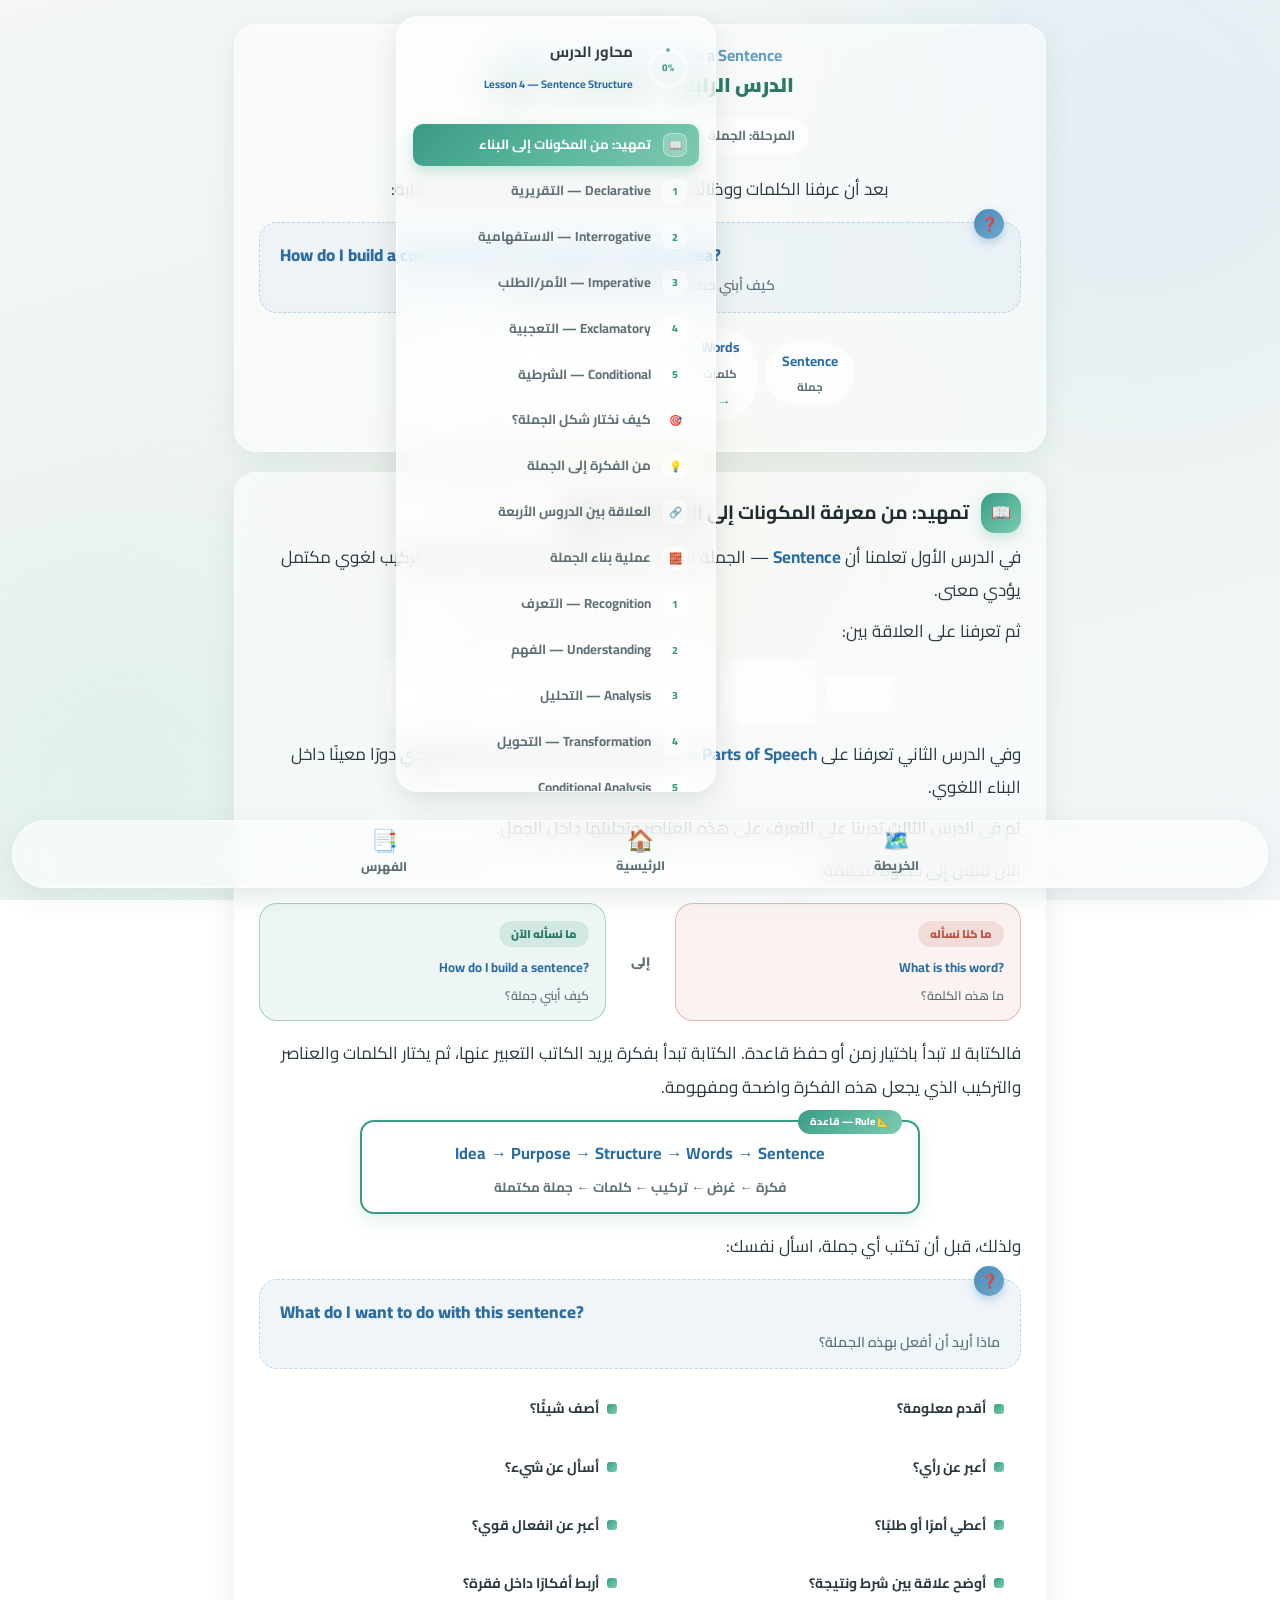
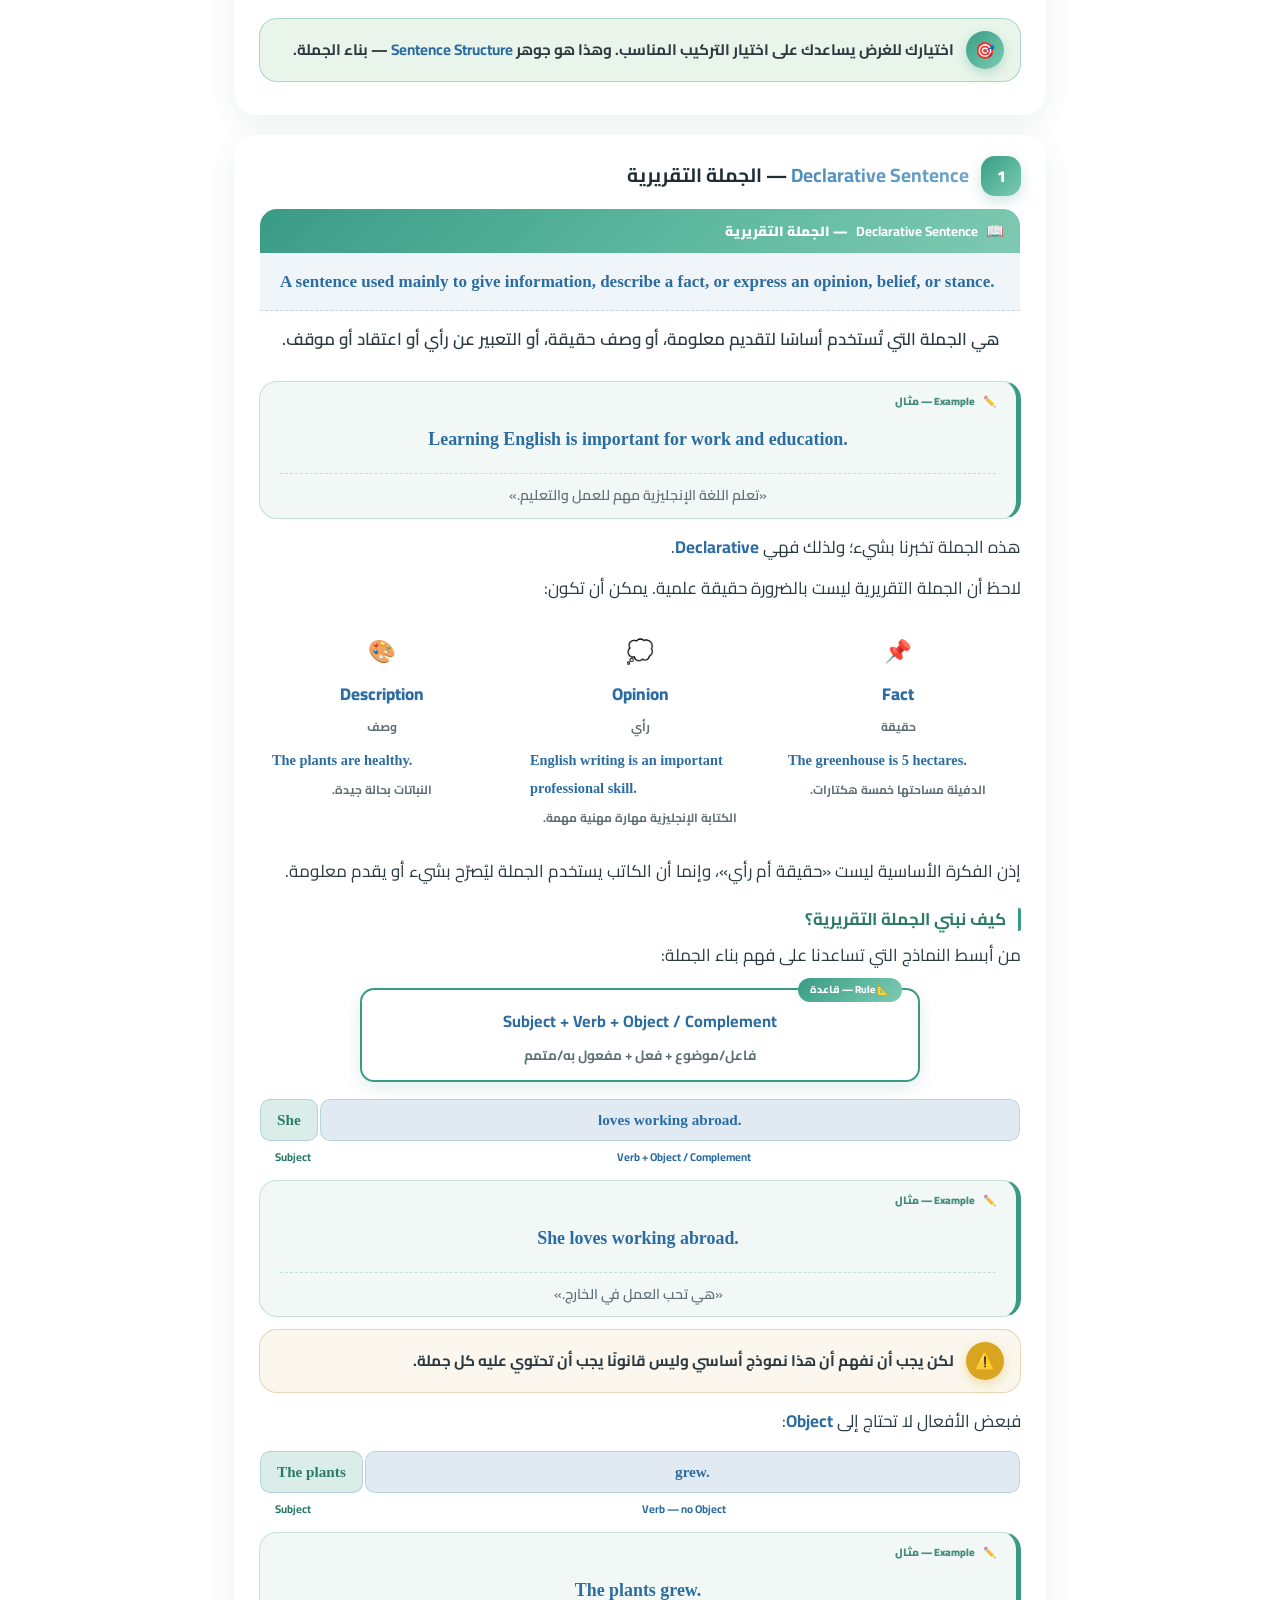
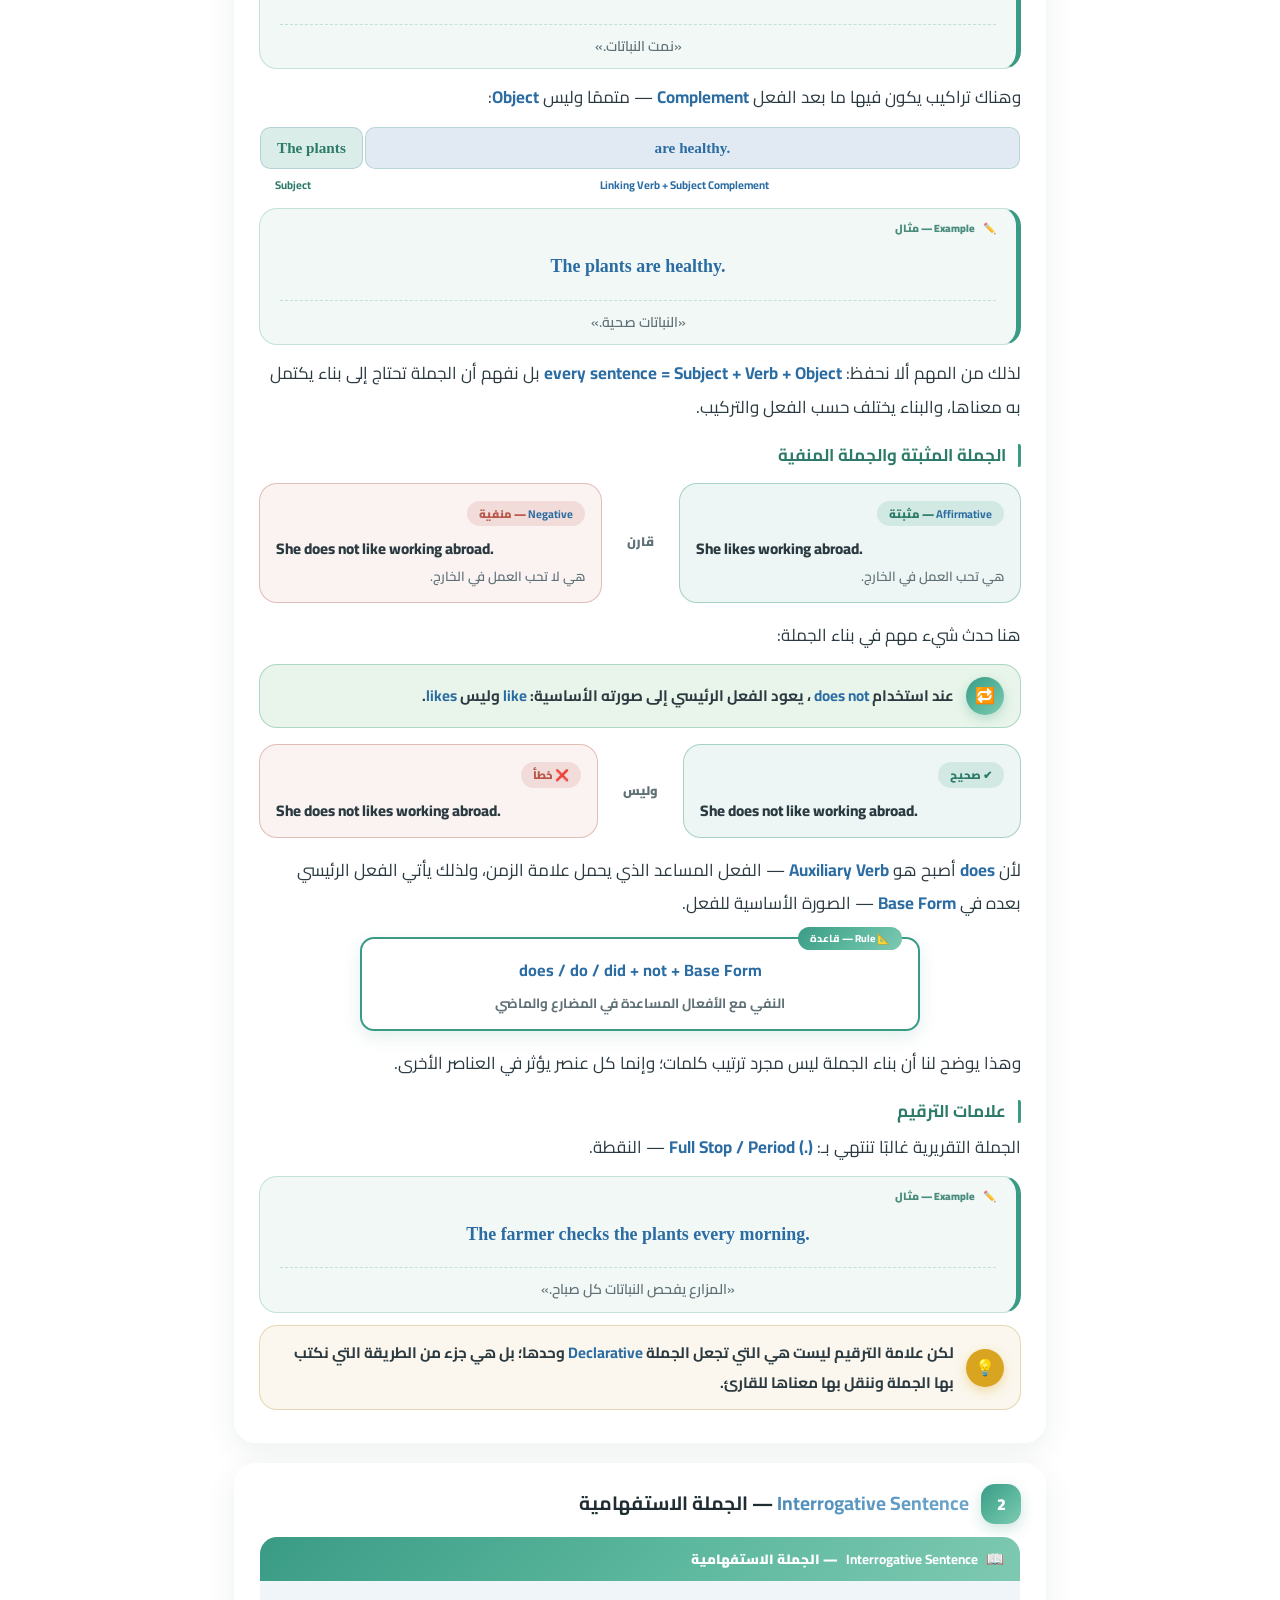
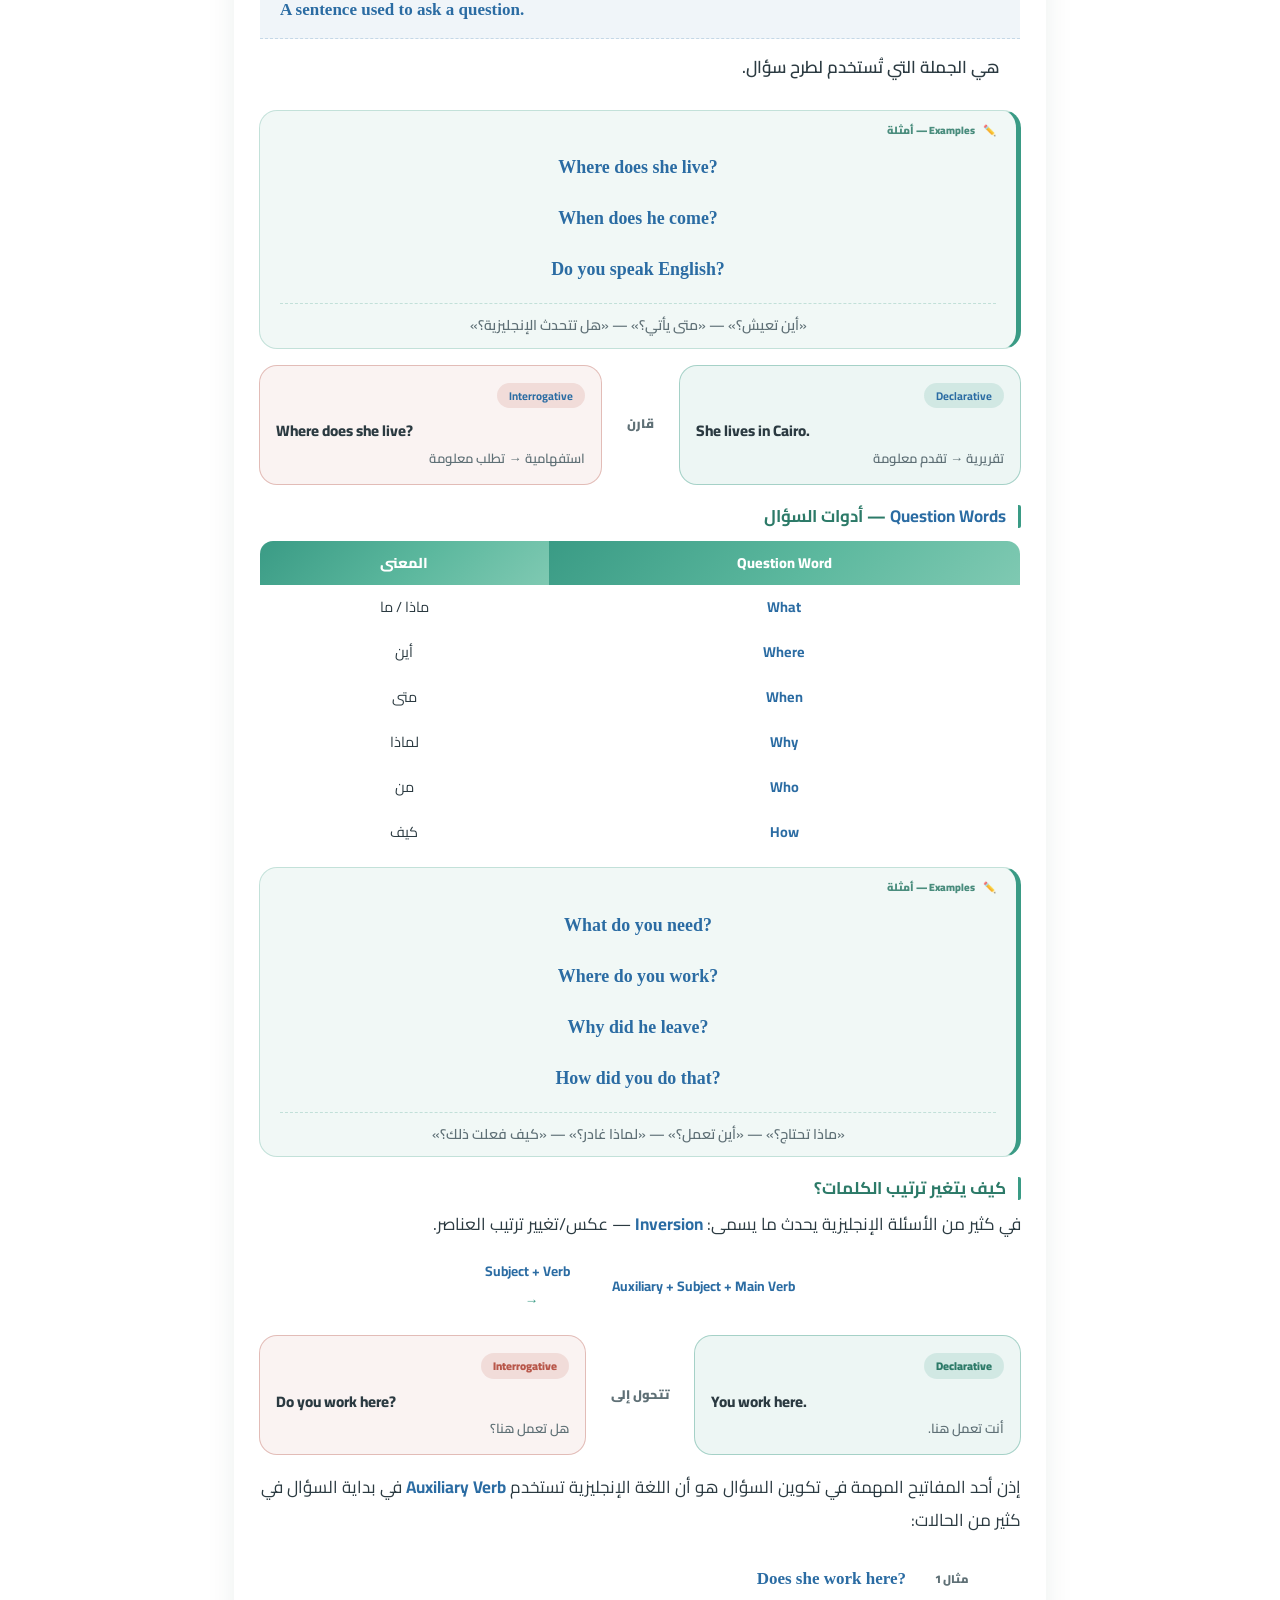
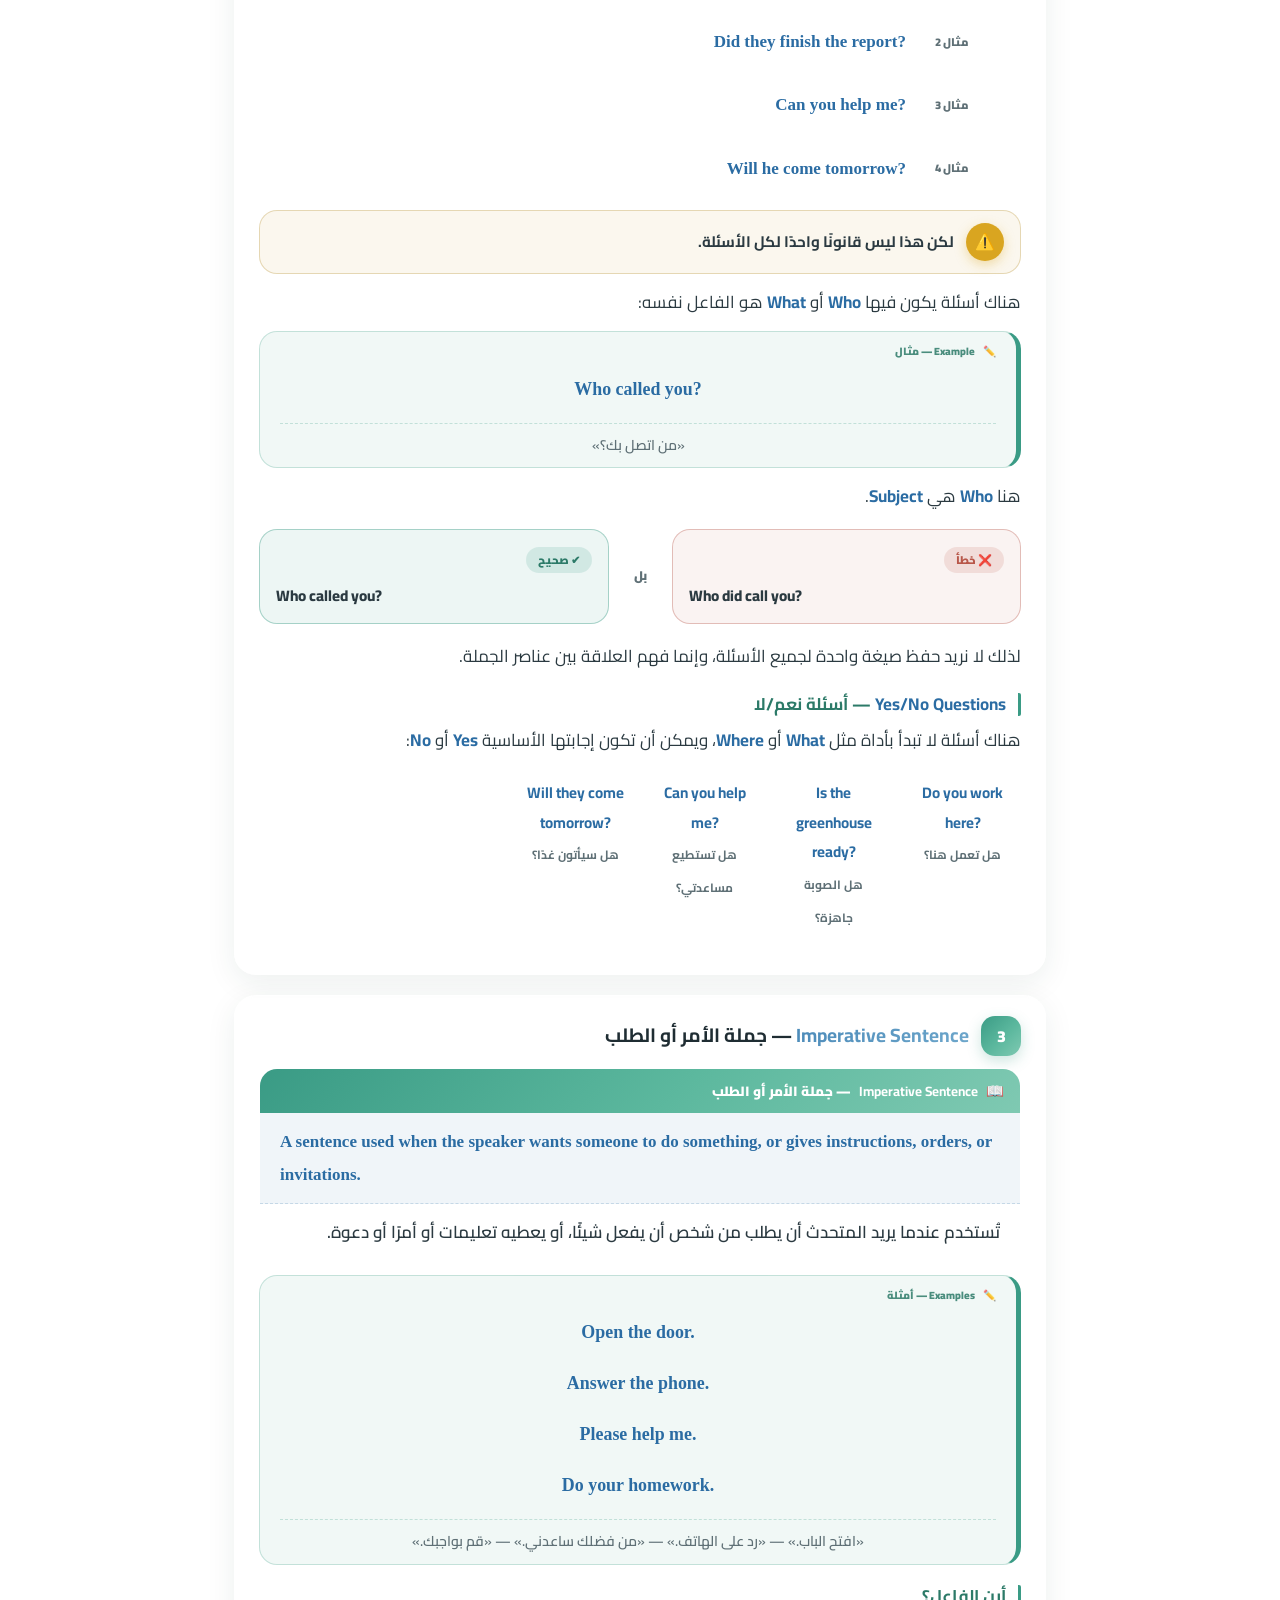
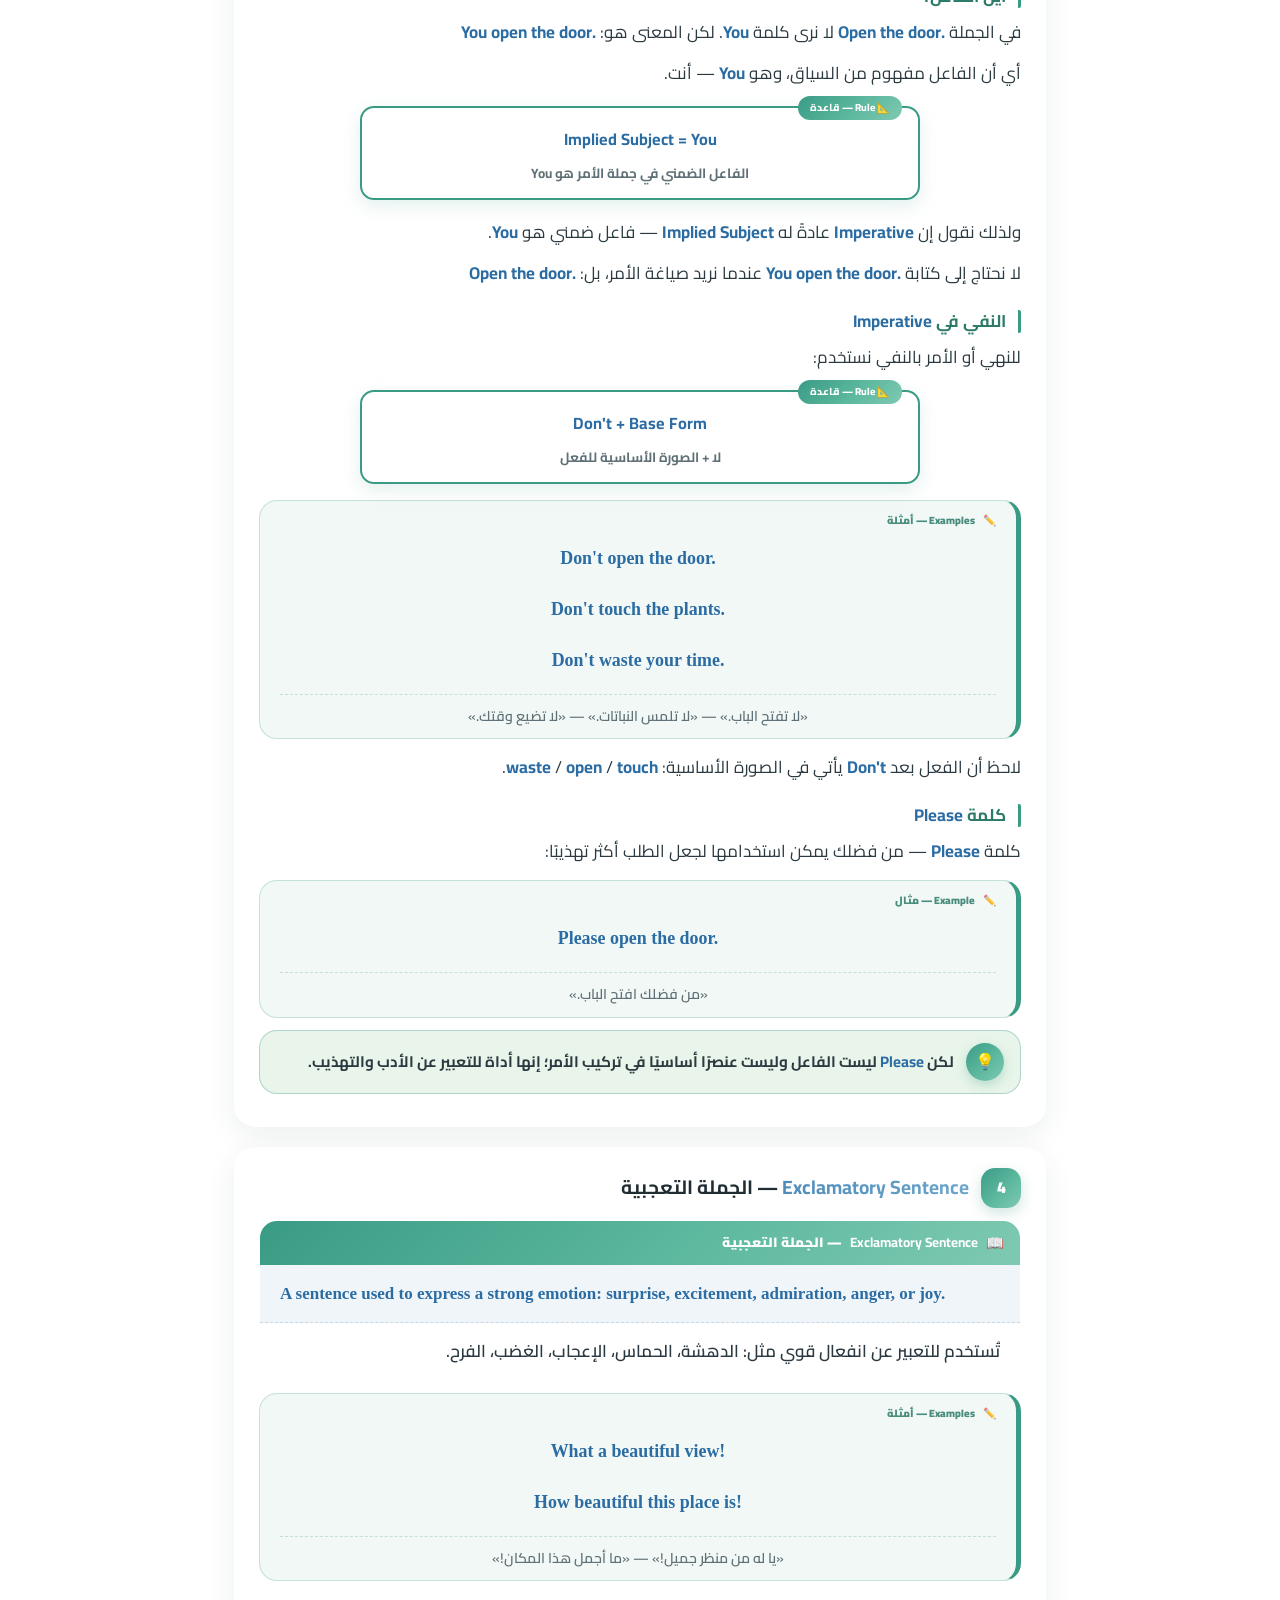
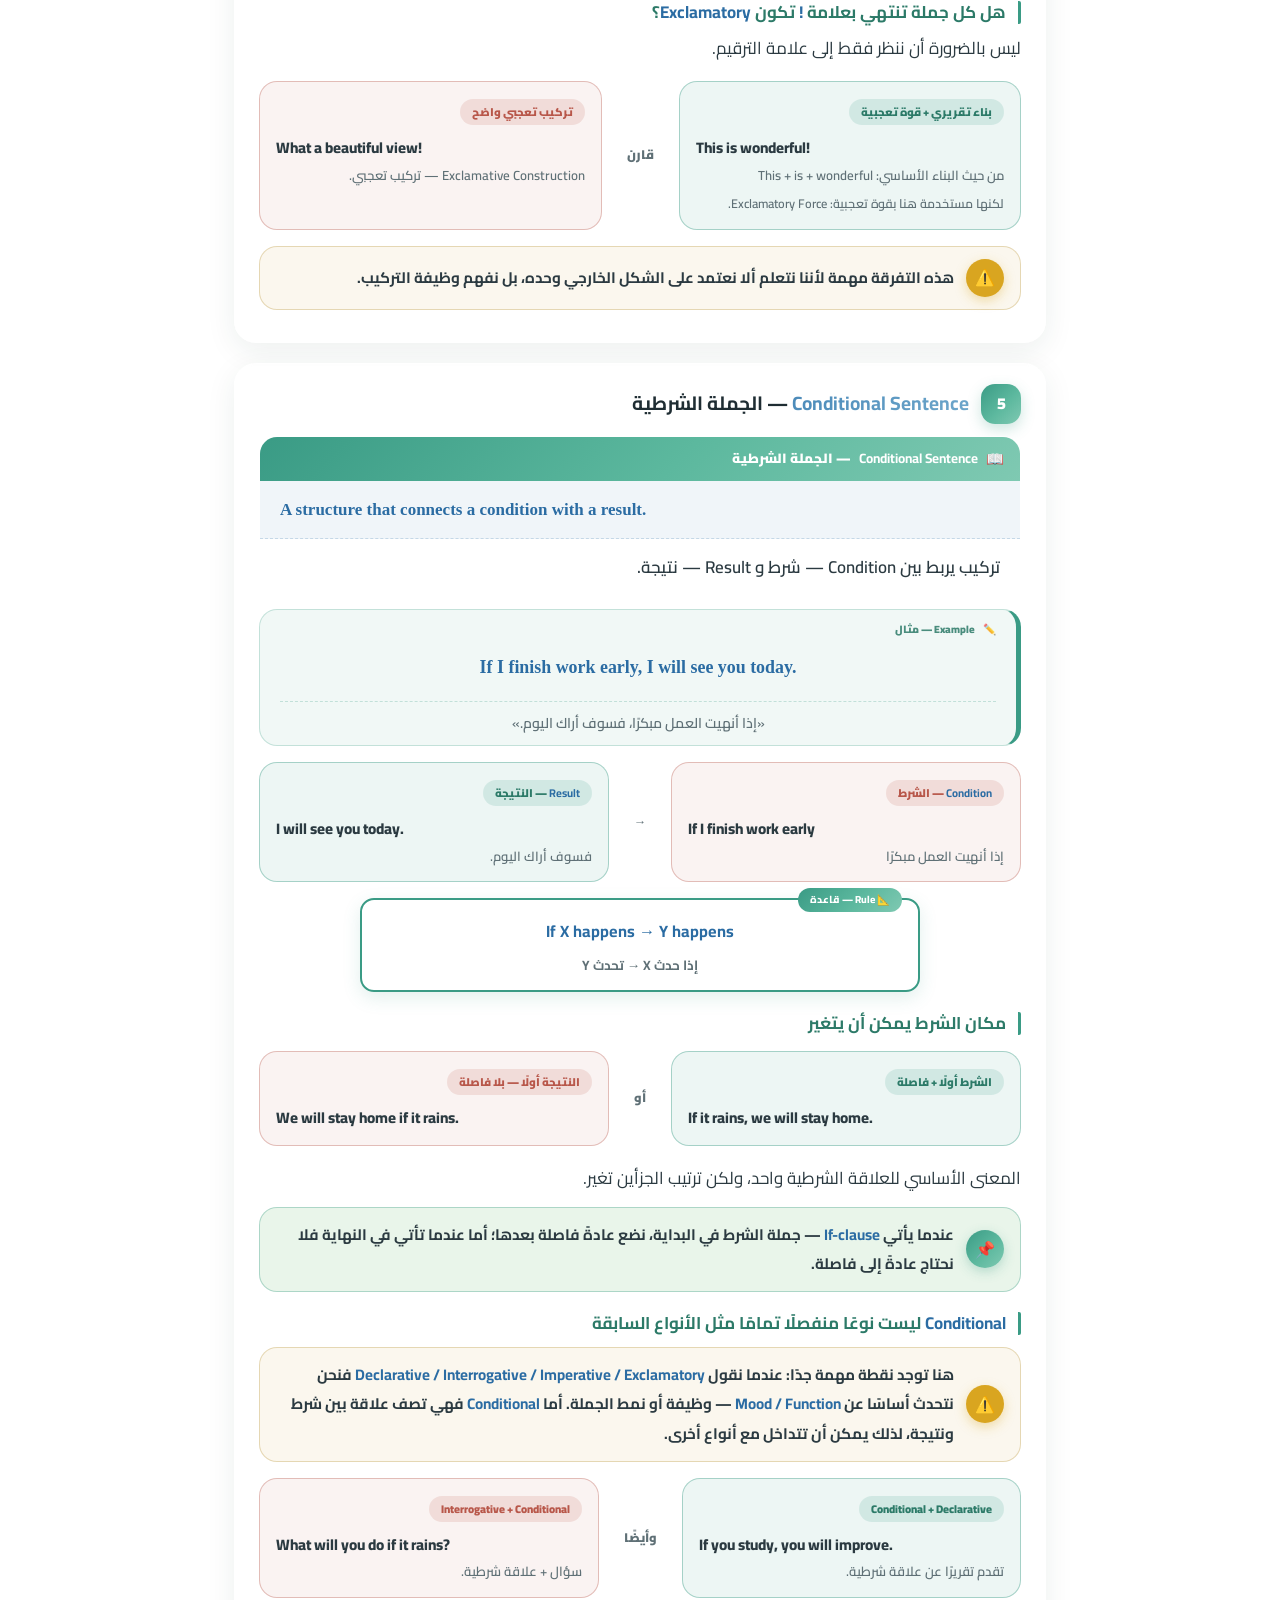
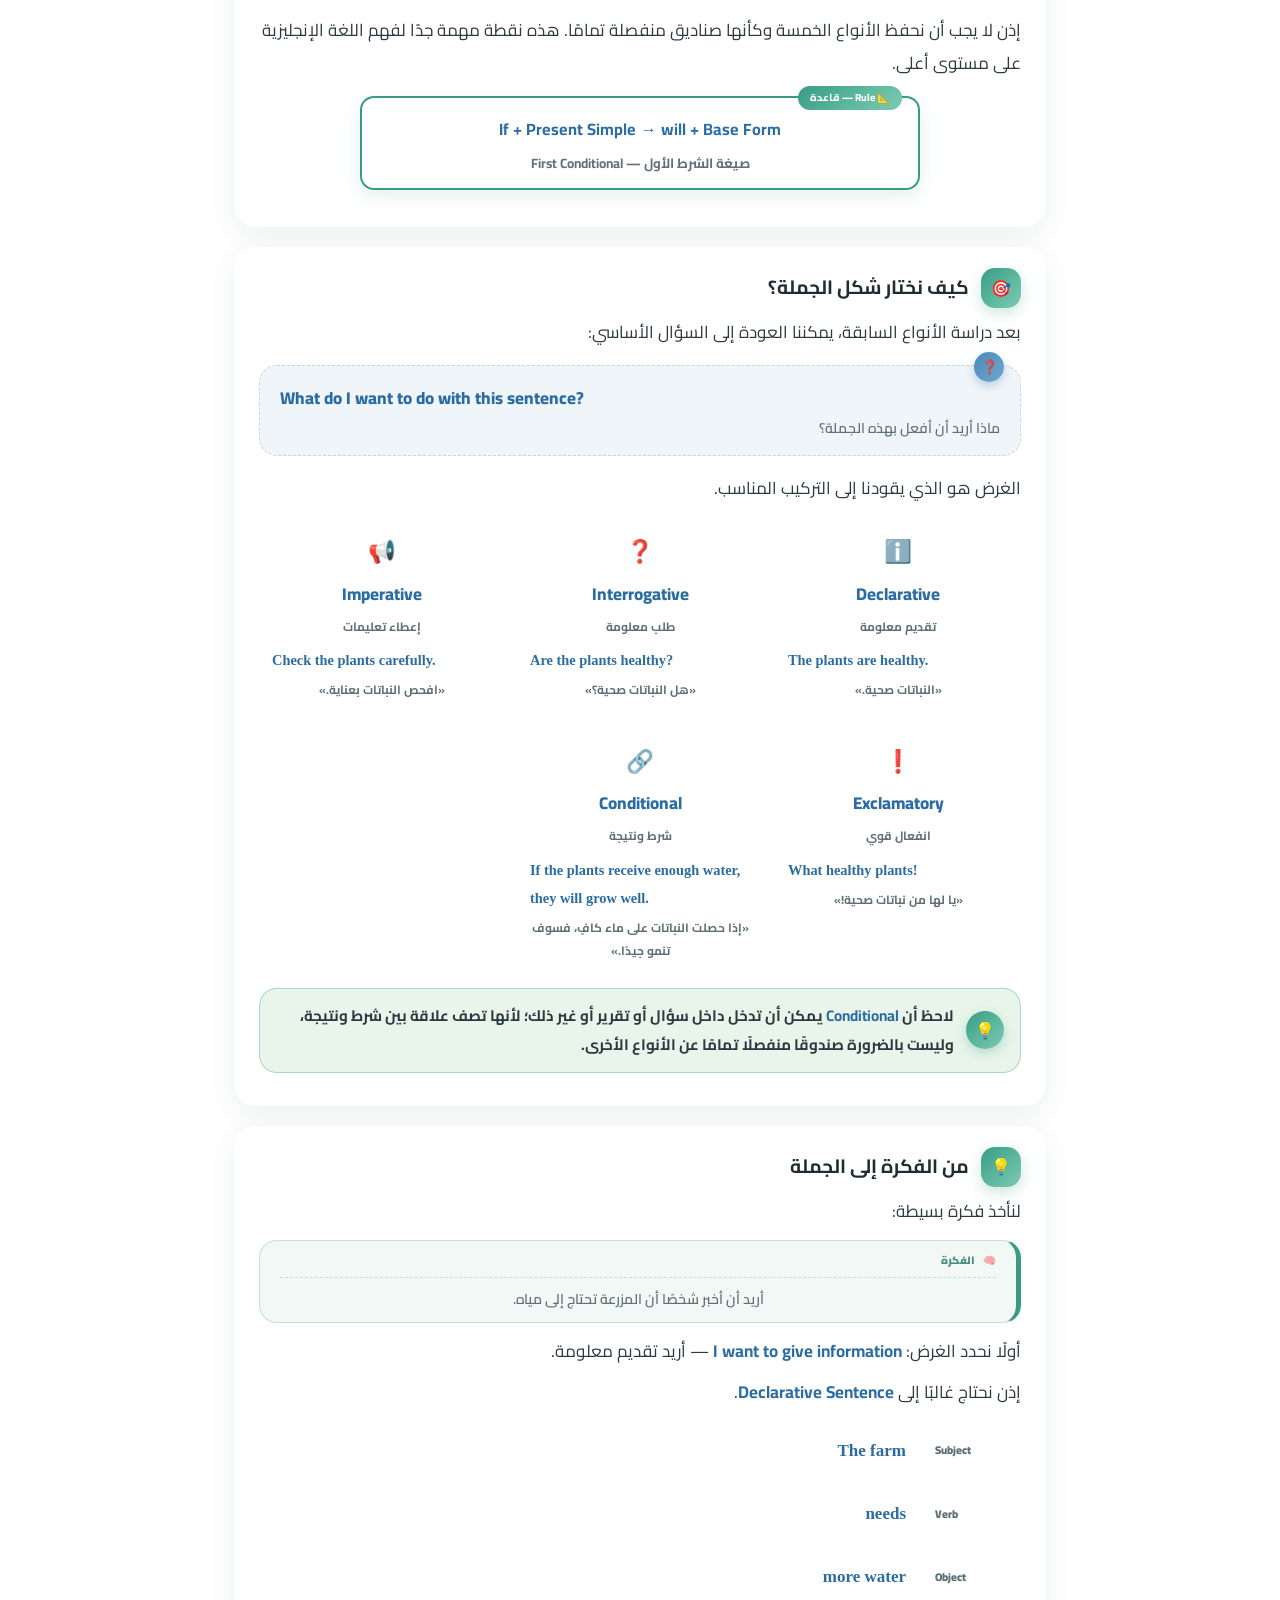
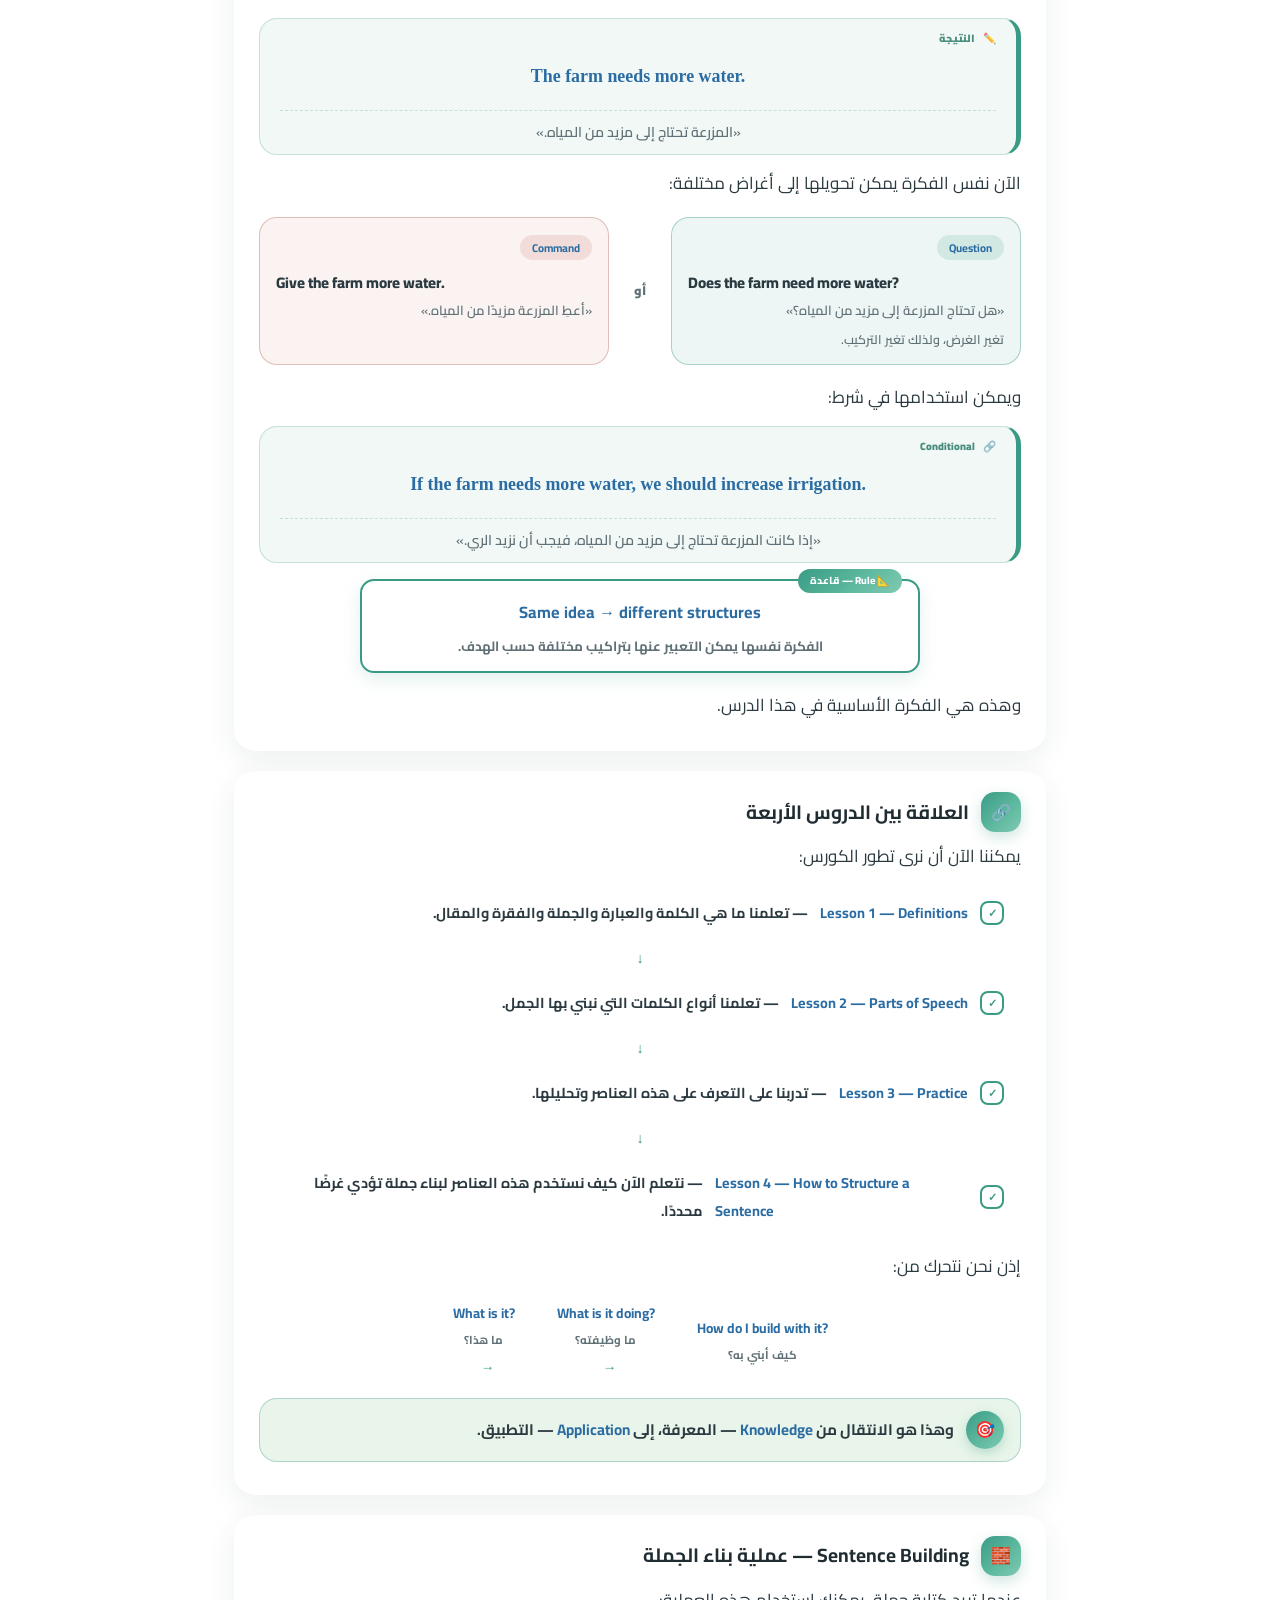
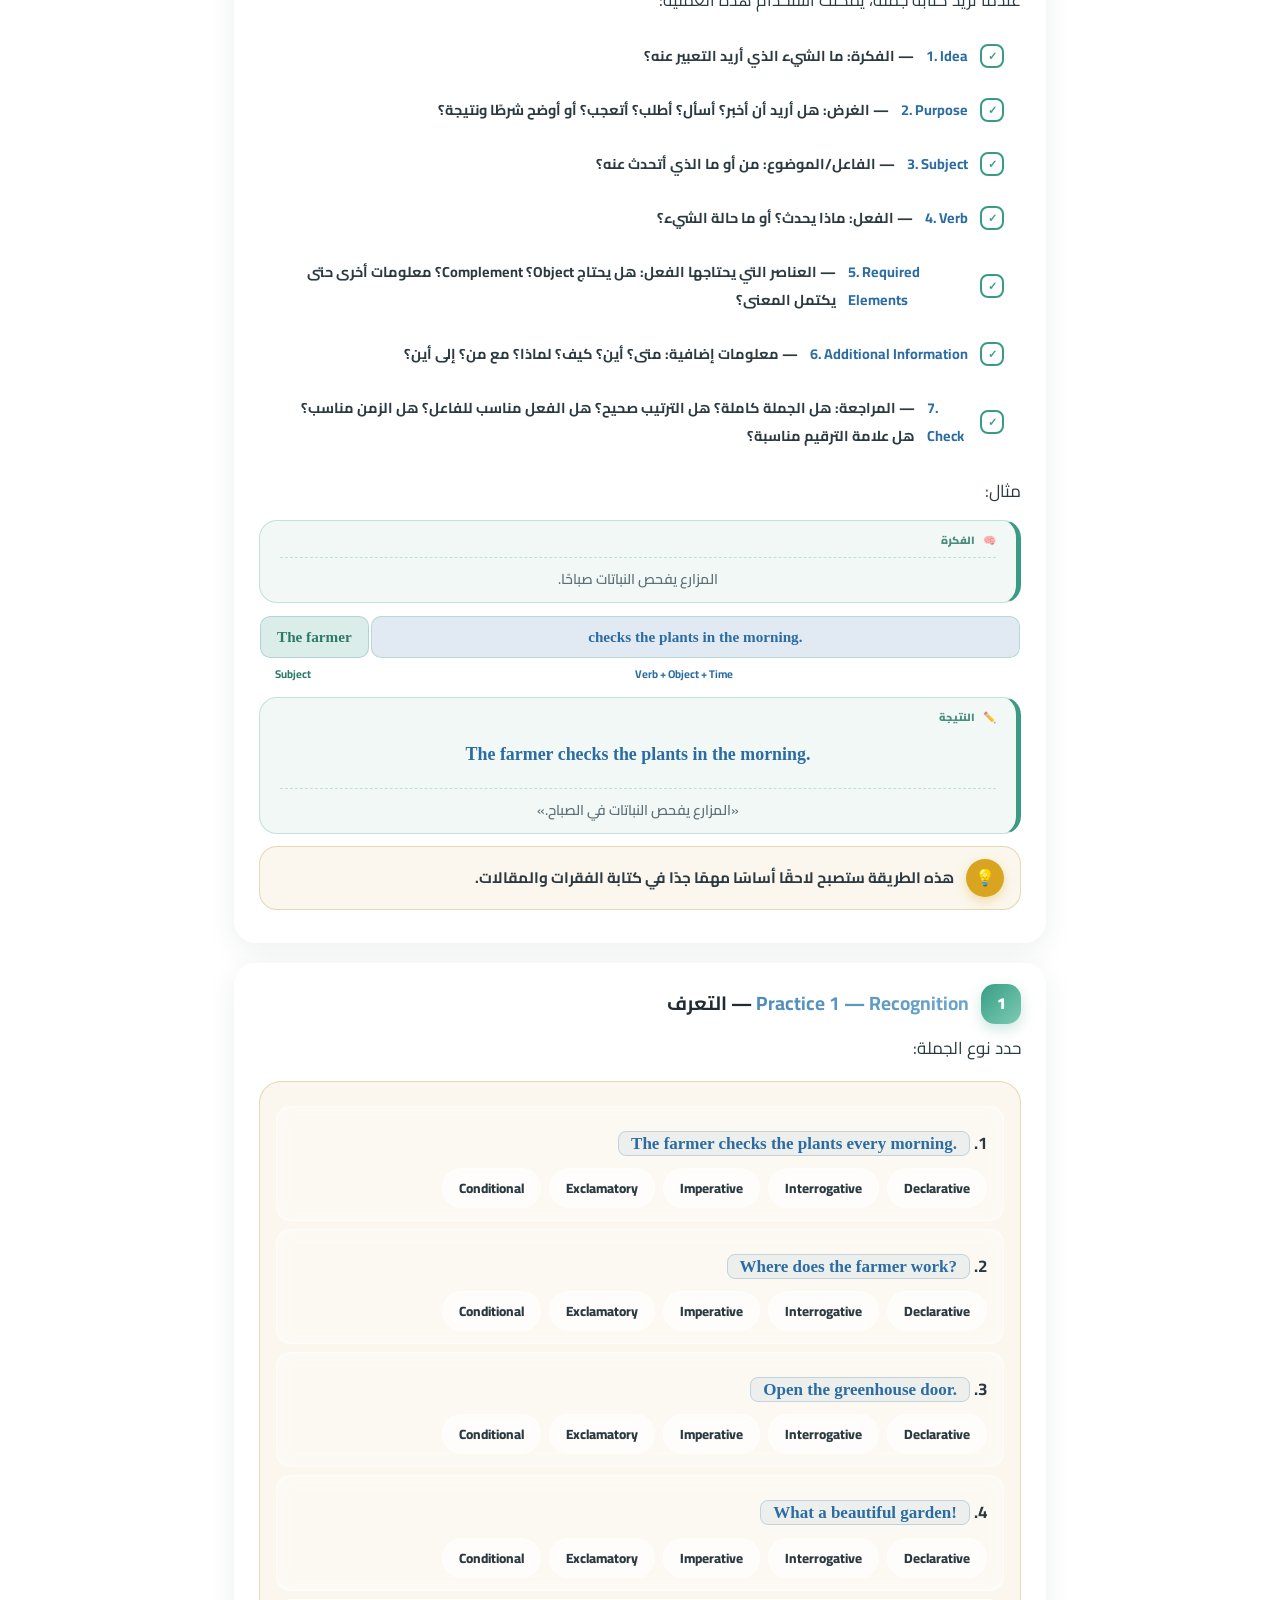
<file: lessons/lesson4.html>
<!DOCTYPE html>
<html lang="ar" dir="rtl">
<head>
  <meta charset="UTF-8">
  <meta name="viewport" content="width=device-width, initial-scale=1.0">

  <title>English Writing Course | Lesson 4 — How to Structure a Sentence | الدرس الرابع</title>
  <meta name="description" content="الدرس الرابع: كيفية بناء الجملة الإنجليزية — من الفكرة إلى الغرض إلى التركيب: التقريرية، الاستفهامية، الأمرية، التعجبية، والشرطية.">

  <link rel="canonical" href="https://aburetage.github.io/English-Writing-Course/lessons/lesson4.html">

  <link rel="manifest" href="../manifest.webmanifest">
  <meta name="theme-color" content="#3a9b85">

  <link rel="icon" href="../icons/icon.svg" type="image/svg+xml">
  <link rel="apple-touch-icon" href="../icons/icon.svg">

  <meta property="og:type" content="article">
  <meta property="og:site_name" content="English Writing Course">
  <meta property="og:title" content="English Writing Course | Lesson 4 — How to Structure a Sentence | الدرس الرابع">
  <meta property="og:description" content="نتعلم كيف نحوّل الفكرة إلى جملة إنجليزية صحيحة حسب الغرض: إخبار، سؤال، أمر، تعجب، أو شرط.">
  <meta property="og:url" content="https://aburetage.github.io/English-Writing-Course/lessons/lesson4.html">
  <meta property="og:image" content="https://aburetage.github.io/English-Writing-Course/icons/icon.svg">
  <meta property="og:locale" content="ar_AR">

  <meta name="twitter:card" content="summary_large_image">
  <meta name="twitter:title" content="English Writing Course | Lesson 4 — How to Structure a Sentence">
  <meta name="twitter:description" content="من الفكرة إلى الجملة: كيف تختار التركيب الصحيح لتعبّر عن المعنى الذي تريده؟">
  <meta name="twitter:image" content="https://aburetage.github.io/English-Writing-Course/icons/icon.svg">

  <link rel="preconnect" href="https://fonts.googleapis.com">
  <link rel="preconnect" href="https://fonts.gstatic.com" crossorigin>
  <link href="https://fonts.googleapis.com/css2?family=Cairo:wght@400;600;700;800;900&display=swap" rel="stylesheet">

  <link rel="stylesheet" href="../css/tokens.css">
  <link rel="stylesheet" href="../css/base.css">
  <link rel="stylesheet" href="../css/layout.css">
  <link rel="stylesheet" href="../css/components.css">
  <link rel="stylesheet" href="../css/lessons.css">
  <link rel="stylesheet" href="../css/print.css">

  <script type="module" src="../js/main.js"></script>

  <script type="application/ld+json">
  {
    "@context": "https://schema.org",
    "@type": "LearningResource",
    "name": "Lesson 4 — How to Structure a Sentence",
    "alternateName": "الدرس الرابع — كيفية بناء الجملة",
    "description": "نتعلم كيف نحوّل الفكرة إلى جملة إنجليزية صحيحة حسب الغرض: التقريرية، الاستفهامية، الأمرية، التعجبية، والشرطية.",
    "inLanguage": ["ar", "en"],
    "educationalLevel": "Beginner",
    "learningResourceType": "Lesson",
    "isPartOf": {
      "@type": "Course",
      "name": "English Writing Course",
      "url": "https://aburetage.github.io/English-Writing-Course/"
    }
  }
  </script>
</head>

<body data-lesson="4">
  <a href="#main" class="skip-link">تخطَّ إلى المحتوى الرئيسي</a>

  <div class="bg" aria-hidden="true">
    <div class="blob b1"></div>
    <div class="blob b2"></div>
    <div class="blob b3"></div>
  </div>

  <div id="progress" aria-hidden="true"></div>

  <nav id="toc" class="glass" aria-label="فهرس المحتويات">
    <div class="toc-head">
      <div class="ring" role="progressbar" aria-label="تقدم القراءة" aria-valuemin="0" aria-valuemax="100" aria-valuenow="0">
        <svg width="46" height="46" viewBox="0 0 46 46" aria-hidden="true">
          <defs>
            <linearGradient id="g1" x1="0" y1="0" x2="1" y2="1">
              <stop offset="0" stop-color="#2c7a68" />
              <stop offset="1" stop-color="#7fc9b2" />
            </linearGradient>
          </defs>
          <circle class="bgc" cx="23" cy="23" r="18"></circle>
          <circle id="ringFg" class="fgc" cx="23" cy="23" r="18"></circle>
        </svg>
        <span id="ringTxt">0%</span>
      </div>

      <div class="toc-title">
        <b>محاور الدرس</b>
        <small><span class="e" lang="en">Lesson 4 — Sentence Structure</span></small>
      </div>
    </div>

    <div class="toc-grp">
      <div class="toc-gbody">
        <a href="#intro4"><span class="n" aria-hidden="true">📖</span><span>تمهيد: من المكونات إلى البناء</span></a>
        <a href="#declarative"><span class="n">1</span><span>Declarative — التقريرية</span></a>
        <a href="#interrogative"><span class="n">2</span><span>Interrogative — الاستفهامية</span></a>
        <a href="#imperative"><span class="n">3</span><span>Imperative — الأمر/الطلب</span></a>
        <a href="#exclamatory"><span class="n">4</span><span>Exclamatory — التعجبية</span></a>
        <a href="#conditional"><span class="n">5</span><span>Conditional — الشرطية</span></a>
      </div>
    </div>

    <div class="toc-grp">
      <div class="toc-gbody">
        <a href="#choose"><span class="n" aria-hidden="true">🎯</span><span>كيف نختار شكل الجملة؟</span></a>
        <a href="#fromidea"><span class="n" aria-hidden="true">💡</span><span>من الفكرة إلى الجملة</span></a>
        <a href="#lessons4"><span class="n" aria-hidden="true">🔗</span><span>العلاقة بين الدروس الأربعة</span></a>
        <a href="#process"><span class="n" aria-hidden="true">🧱</span><span>عملية بناء الجملة</span></a>
      </div>
    </div>

    <div class="toc-grp">
      <div class="toc-gbody">
        <a href="#pr41"><span class="n">1</span><span>Recognition — التعرف</span></a>
        <a href="#pr42"><span class="n">2</span><span>Understanding — الفهم</span></a>
        <a href="#pr43"><span class="n">3</span><span>Analysis — التحليل</span></a>
        <a href="#pr44"><span class="n">4</span><span>Transformation — التحويل</span></a>
        <a href="#pr45"><span class="n">5</span><span>Conditional Analysis</span></a>
        <a href="#pr46"><span class="n">6</span><span>Build the Sentence</span></a>
        <a href="#pr47"><span class="n">7</span><span>Complete the Sentence</span></a>
      </div>
    </div>

    <div class="toc-grp">
      <div class="toc-gbody">
        <a href="#pr48"><span class="n">8</span><span>Correct the Structure</span></a>
        <a href="#pr49"><span class="n">9</span><span>Same Idea, Different Purpose</span></a>
        <a href="#pr410"><span class="n">10</span><span>Controlled Writing</span></a>
        <a href="#pr411"><span class="n">11</span><span>Independent Writing</span></a>
      </div>
    </div>

    <div class="toc-grp">
      <div class="toc-gbody">
        <a href="#voc4"><span class="n" aria-hidden="true">🔤</span><span>بنك المفردات</span></a>
        <a href="#final4"><span class="n" aria-hidden="true">🏁</span><span>Final Review</span></a>
        <a href="#learned4"><span class="n" aria-hidden="true">💡</span><span>ماذا تعلمنا فعليًا؟</span></a>
      </div>
    </div>
  </nav>

  <div id="backdrop"></div>

  <main id="main" class="wrap">
    <h1 class="sr-only">
      <span class="e" lang="en">Lesson 4 — How to Structure a Sentence</span>
      — الدرس الرابع — كيفية بناء الجملة
    </h1>

    <section class="card center" id="lesson-header">
      <h1 class="lesson-title">
        <span class="e" lang="en">Lesson 4 — How to Structure a Sentence</span>
        الدرس الرابع — كيفية بناء الجملة
      </h1>

      <div class="lesson-meta">
        <span>المرحلة: الجملة</span>
        <span>⏱ ~45 دقيقة</span>
        <span>✍️ 11 تمرينًا</span>
      </div>

      <p>
        بعد أن عرفنا الكلمات ووظائفها، ننتقل الآن إلى السؤال الأهم في الكتابة:
      </p>

      <div class="coach">
        <div class="cen" lang="en">How do I build a correct sentence to express a specific idea?</div>
        <div class="car">كيف أبني جملة صحيحة لأعبّر عن فكرة محددة؟</div>
      </div>

      <div class="achain ltr">
        <span class="chip"><span class="e" lang="en">Idea</span><small>فكرة</small></span>
        <span class="chip"><span class="e" lang="en">Purpose</span><small>غرض</small></span>
        <span class="chip"><span class="e" lang="en">Structure</span><small>تركيب</small></span>
        <span class="chip"><span class="e" lang="en">Words</span><small>كلمات</small></span>
        <span class="chip"><span class="e" lang="en">Sentence</span><small>جملة</small></span>
      </div>
    </section>

    <section class="card" id="intro4">
      <div class="card-head">
        <span class="num" aria-hidden="true">📖</span>
        <h2>تمهيد: من معرفة المكونات إلى القدرة على بنائها</h2>
      </div>

      <p>
        في الدرس الأول تعلمنا أن
        <span class="e" lang="en">Sentence</span>
        — الجملة ليست مجرد مجموعة من الكلمات، وإنما تركيب لغوي مكتمل يؤدي معنى.
      </p>

      <p>ثم تعرفنا على العلاقة بين:</p>

      <div class="achain ltr">
        <span class="chip"><span class="e" lang="en">Word</span></span>
        <span class="chip"><span class="e" lang="en">Phrase</span></span>
        <span class="chip"><span class="e" lang="en">Clause</span></span>
        <span class="chip"><span class="e" lang="en">Sentence</span></span>
        <span class="chip"><span class="e" lang="en">Paragraph</span></span>
        <span class="chip"><span class="e" lang="en">Essay</span></span>
      </div>

      <p>
        وفي الدرس الثاني تعرفنا على
        <span class="e" lang="en">Parts of Speech</span>
        — أقسام الكلام، وعرفنا أن كل كلمة تؤدي دورًا معينًا داخل البناء اللغوي.
      </p>

      <p>
        ثم في الدرس الثالث تدربنا على التعرف على هذه العناصر وتحليلها داخل الجمل.
      </p>

      <p>الآن ننتقل إلى خطوة مختلفة:</p>

      <div class="vs">
        <div class="vside a">
          <span class="vtag">ما كنا نسأله</span>
          <div class="var2"><span class="e" lang="en">What is this word?</span></div>
          <small>ما هذه الكلمة؟</small>
        </div>
        <div class="vmid">إلى</div>
        <div class="vside b">
          <span class="vtag">ما نسأله الآن</span>
          <div class="var2"><span class="e" lang="en">How do I build a sentence?</span></div>
          <small>كيف أبني جملة؟</small>
        </div>
      </div>

      <p>
        فالكتابة لا تبدأ باختيار زمن أو حفظ قاعدة.
        الكتابة تبدأ بفكرة يريد الكاتب التعبير عنها،
        ثم يختار الكلمات والعناصر والتركيب الذي يجعل هذه الفكرة واضحة ومفهومة.
      </p>

      <div class="formula">
        <span class="e" lang="en">Idea → Purpose → Structure → Words → Sentence</span>
        <small>فكرة ← غرض ← تركيب ← كلمات ← جملة مكتملة</small>
      </div>

      <p>ولذلك، قبل أن تكتب أي جملة، اسأل نفسك:</p>

      <div class="coach">
        <div class="cen" lang="en">What do I want to do with this sentence?</div>
        <div class="car">ماذا أريد أن أفعل بهذه الجملة؟</div>
      </div>

      <div class="aspects">
        <div class="aspect">أقدم معلومة؟</div>
        <div class="aspect">أصف شيئًا؟</div>
        <div class="aspect">أعبر عن رأي؟</div>
        <div class="aspect">أسأل عن شيء؟</div>
        <div class="aspect">أعطي أمرًا أو طلبًا؟</div>
        <div class="aspect">أعبر عن انفعال قوي؟</div>
        <div class="aspect">أوضح علاقة بين شرط ونتيجة؟</div>
        <div class="aspect">أربط أفكارًا داخل فقرة؟</div>
      </div>

      <div class="alert ok">
        <span class="aic" aria-hidden="true">🎯</span>
        <p>
          اختيارك للغرض يساعدك على اختيار التركيب المناسب.
          وهذا هو جوهر
          <span class="e" lang="en">Sentence Structure</span>
          — بناء الجملة.
        </p>
      </div>
    </section>

    <section class="card" id="declarative">
      <div class="card-head">
        <span class="num">1</span>
        <h2><span class="e" lang="en">Declarative Sentence</span> — الجملة التقريرية</h2>
      </div>

      <div class="defcard">
        <div class="dhead">
          <span class="e" lang="en">Declarative Sentence</span>
          — الجملة التقريرية
        </div>
        <div class="den" lang="en">
          A sentence used mainly to give information, describe a fact, or express an opinion, belief, or stance.
        </div>
        <div class="dar">
          هي الجملة التي تُستخدم أساسًا لتقديم معلومة، أو وصف حقيقة، أو التعبير عن رأي أو اعتقاد أو موقف.
        </div>
      </div>

      <div class="spec">
        <div class="slabel"><span aria-hidden="true">✏️</span> Example — مثال</div>
        <div class="sen" lang="en">Learning English is important for work and education.</div>
        <div class="sar">«تعلم اللغة الإنجليزية مهم للعمل والتعليم.»</div>
      </div>

      <p>
        هذه الجملة تخبرنا بشيء؛ ولذلك فهي
        <span class="e" lang="en">Declarative</span>.
      </p>

      <p>
        لاحظ أن الجملة التقريرية ليست بالضرورة حقيقة علمية.
        يمكن أن تكون:
      </p>

      <div class="roles">
        <div class="role">
          <span class="ric" aria-hidden="true">📌</span>
          <span class="e" lang="en">Fact</span>
          <small>حقيقة</small>
          <div class="ven" lang="en">The greenhouse is 5 hectares.</div>
          <small>الدفيئة مساحتها خمسة هكتارات.</small>
        </div>

        <div class="role">
          <span class="ric" aria-hidden="true">💭</span>
          <span class="e" lang="en">Opinion</span>
          <small>رأي</small>
          <div class="ven" lang="en">English writing is an important professional skill.</div>
          <small>الكتابة الإنجليزية مهارة مهنية مهمة.</small>
        </div>

        <div class="role">
          <span class="ric" aria-hidden="true">🎨</span>
          <span class="e" lang="en">Description</span>
          <small>وصف</small>
          <div class="ven" lang="en">The plants are healthy.</div>
          <small>النباتات بحالة جيدة.</small>
        </div>
      </div>

      <p>
        إذن الفكرة الأساسية ليست «حقيقة أم رأي»،
        وإنما أن الكاتب يستخدم الجملة ليُصرّح بشيء أو يقدم معلومة.
      </p>

      <h3>كيف نبني الجملة التقريرية؟</h3>

      <p>من أبسط النماذج التي تساعدنا على فهم بناء الجملة:</p>

      <div class="formula">
        <span class="e" lang="en">Subject + Verb + Object / Complement</span>
        <small>فاعل/موضوع + فعل + مفعول به/متمم</small>
      </div>

      <div class="dissect">
        <div class="dbar">
          <span class="seg subj" lang="en">She</span>
          <span class="seg pred" lang="en">loves working abroad.</span>
        </div>
        <div class="dlabels">
          <span class="lsubj" lang="en">Subject</span>
          <span class="lpred" lang="en">Verb + Object / Complement</span>
        </div>
      </div>

      <div class="spec">
        <div class="slabel"><span aria-hidden="true">✏️</span> Example — مثال</div>
        <div class="sen" lang="en">She loves working abroad.</div>
        <div class="sar">«هي تحب العمل في الخارج.»</div>
      </div>

      <div class="alert">
        <span class="aic" aria-hidden="true">⚠️</span>
        <p>
          لكن يجب أن نفهم أن هذا نموذج أساسي وليس قانونًا يجب أن تحتوي عليه كل جملة.
        </p>
      </div>

      <p>فبعض الأفعال لا تحتاج إلى <span class="e" lang="en">Object</span>:</p>

      <div class="dissect">
        <div class="dbar">
          <span class="seg subj" lang="en">The plants</span>
          <span class="seg pred" lang="en">grew.</span>
        </div>
        <div class="dlabels">
          <span class="lsubj" lang="en">Subject</span>
          <span class="lpred" lang="en">Verb — no Object</span>
        </div>
      </div>

      <div class="spec">
        <div class="slabel"><span aria-hidden="true">✏️</span> Example — مثال</div>
        <div class="sen" lang="en">The plants grew.</div>
        <div class="sar">«نمت النباتات.»</div>
      </div>

      <p>
        وهناك تراكيب يكون فيها ما بعد الفعل
        <span class="e" lang="en">Complement</span>
        — متممًا وليس
        <span class="e" lang="en">Object</span>:
      </p>

      <div class="dissect">
        <div class="dbar">
          <span class="seg subj" lang="en">The plants</span>
          <span class="seg pred" lang="en">are healthy.</span>
        </div>
        <div class="dlabels">
          <span class="lsubj" lang="en">Subject</span>
          <span class="lpred" lang="en">Linking Verb + Subject Complement</span>
        </div>
      </div>

      <div class="spec">
        <div class="slabel"><span aria-hidden="true">✏️</span> Example — مثال</div>
        <div class="sen" lang="en">The plants are healthy.</div>
        <div class="sar">«النباتات صحية.»</div>
      </div>

      <p>
        لذلك من المهم ألا نحفظ:
        <span class="e" lang="en">every sentence = Subject + Verb + Object</span>
        بل نفهم أن الجملة تحتاج إلى بناء يكتمل به معناها،
        والبناء يختلف حسب الفعل والتركيب.
      </p>

      <h3>الجملة المثبتة والجملة المنفية</h3>

      <div class="vs">
        <div class="vside b">
          <span class="vtag"><span class="e" lang="en">Affirmative</span> — مثبتة</span>
          <div class="ven" lang="en">She likes working abroad.</div>
          <div class="var2">هي تحب العمل في الخارج.</div>
        </div>
        <div class="vmid">قارن</div>
        <div class="vside a">
          <span class="vtag"><span class="e" lang="en">Negative</span> — منفية</span>
          <div class="ven" lang="en">She does not like working abroad.</div>
          <div class="var2">هي لا تحب العمل في الخارج.</div>
        </div>
      </div>

      <p>هنا حدث شيء مهم في بناء الجملة:</p>

      <div class="alert ok">
        <span class="aic" aria-hidden="true">🔁</span>
        <p>
          عند استخدام
          <span class="e" lang="en">does not</span>
          ، يعود الفعل الرئيسي إلى صورته الأساسية:
          <span class="e" lang="en">like</span>
          وليس
          <span class="e" lang="en">likes</span>.
        </p>
      </div>

      <div class="vs">
        <div class="vside b">
          <span class="vtag">✔ صحيح</span>
          <div class="ven" lang="en">She does not like working abroad.</div>
        </div>
        <div class="vmid">وليس</div>
        <div class="vside a">
          <span class="vtag">❌ خطأ</span>
          <div class="ven" lang="en">She does not likes working abroad.</div>
        </div>
      </div>

      <p>
        لأن
        <span class="e" lang="en">does</span>
        أصبح هو
        <span class="e" lang="en">Auxiliary Verb</span>
        — الفعل المساعد الذي يحمل علامة الزمن،
        ولذلك يأتي الفعل الرئيسي بعده في
        <span class="e" lang="en">Base Form</span>
        — الصورة الأساسية للفعل.
      </p>

      <div class="formula">
        <span class="e" lang="en">does / do / did + not + Base Form</span>
        <small>النفي مع الأفعال المساعدة في المضارع والماضي</small>
      </div>

      <p>وهذا يوضح لنا أن بناء الجملة ليس مجرد ترتيب كلمات؛ وإنما كل عنصر يؤثر في العناصر الأخرى.</p>

      <h3>علامات الترقيم</h3>

      <p>
        الجملة التقريرية غالبًا تنتهي بـ:
        <span class="e" lang="en">Full Stop / Period (.)</span>
        — النقطة.
      </p>

      <div class="spec">
        <div class="slabel"><span aria-hidden="true">✏️</span> Example — مثال</div>
        <div class="sen" lang="en">The farmer checks the plants every morning.</div>
        <div class="sar">«المزارع يفحص النباتات كل صباح.»</div>
      </div>

      <div class="alert">
        <span class="aic" aria-hidden="true">💡</span>
        <p>
          لكن علامة الترقيم ليست هي التي تجعل الجملة
          <span class="e" lang="en">Declarative</span>
          وحدها؛
          بل هي جزء من الطريقة التي نكتب بها الجملة وننقل بها معناها للقارئ.
        </p>
      </div>
    </section>

    <section class="card" id="interrogative">
      <div class="card-head">
        <span class="num">2</span>
        <h2><span class="e" lang="en">Interrogative Sentence</span> — الجملة الاستفهامية</h2>
      </div>

      <div class="defcard">
        <div class="dhead">
          <span class="e" lang="en">Interrogative Sentence</span>
          — الجملة الاستفهامية
        </div>
        <div class="den" lang="en">A sentence used to ask a question.</div>
        <div class="dar">هي الجملة التي تُستخدم لطرح سؤال.</div>
      </div>

      <div class="spec">
        <div class="slabel"><span aria-hidden="true">✏️</span> Examples — أمثلة</div>
        <div class="sen" lang="en">Where does she live?</div>
        <div class="sen" lang="en">When does he come?</div>
        <div class="sen" lang="en">Do you speak English?</div>
        <div class="sar">«أين تعيش؟» — «متى يأتي؟» — «هل تتحدث الإنجليزية؟»</div>
      </div>

      <div class="vs">
        <div class="vside b">
          <span class="vtag"><span class="e" lang="en">Declarative</span></span>
          <div class="ven" lang="en">She lives in Cairo.</div>
          <div class="var2">تقريرية → تقدم معلومة</div>
        </div>
        <div class="vmid">قارن</div>
        <div class="vside a">
          <span class="vtag"><span class="e" lang="en">Interrogative</span></span>
          <div class="ven" lang="en">Where does she live?</div>
          <div class="var2">استفهامية → تطلب معلومة</div>
        </div>
      </div>

      <h3><span class="e" lang="en">Question Words</span> — أدوات السؤال</h3>

      <table>
        <caption class="sr-only">جدول أدوات السؤال</caption>
        <thead>
          <tr>
            <th scope="col">Question Word</th>
            <th scope="col">المعنى</th>
          </tr>
        </thead>
        <tbody>
          <tr><td lang="en">What</td><td>ماذا / ما</td></tr>
          <tr><td lang="en">Where</td><td>أين</td></tr>
          <tr><td lang="en">When</td><td>متى</td></tr>
          <tr><td lang="en">Why</td><td>لماذا</td></tr>
          <tr><td lang="en">Who</td><td>من</td></tr>
          <tr><td lang="en">How</td><td>كيف</td></tr>
        </tbody>
      </table>

      <div class="spec">
        <div class="slabel"><span aria-hidden="true">✏️</span> Examples — أمثلة</div>
        <div class="sen" lang="en">What do you need?</div>
        <div class="sen" lang="en">Where do you work?</div>
        <div class="sen" lang="en">Why did he leave?</div>
        <div class="sen" lang="en">How did you do that?</div>
        <div class="sar">
          «ماذا تحتاج؟» — «أين تعمل؟» — «لماذا غادر؟» — «كيف فعلت ذلك؟»
        </div>
      </div>

      <h3>كيف يتغير ترتيب الكلمات؟</h3>

      <p>
        في كثير من الأسئلة الإنجليزية يحدث ما يسمى:
        <span class="e" lang="en">Inversion</span>
        — عكس/تغيير ترتيب العناصر.
      </p>

      <div class="achain ltr">
        <span class="chip"><span class="e" lang="en">Subject + Verb</span></span>
        <span class="chip"><span class="e" lang="en">Auxiliary + Subject + Main Verb</span></span>
      </div>

      <div class="vs">
        <div class="vside b">
          <span class="vtag">Declarative</span>
          <div class="ven" lang="en">You work here.</div>
          <div class="var2">أنت تعمل هنا.</div>
        </div>
        <div class="vmid">تتحول إلى</div>
        <div class="vside a">
          <span class="vtag">Interrogative</span>
          <div class="ven" lang="en">Do you work here?</div>
          <div class="var2">هل تعمل هنا؟</div>
        </div>
      </div>

      <p>
        إذن أحد المفاتيح المهمة في تكوين السؤال هو أن اللغة الإنجليزية تستخدم
        <span class="e" lang="en">Auxiliary Verb</span>
        في بداية السؤال في كثير من الحالات:
      </p>

      <div class="grow">
        <div class="grow-row">
          <span class="gtag">مثال 1</span>
          <span class="gitem" lang="en">Does she work here?</span>
        </div>
        <div class="grow-row">
          <span class="gtag">مثال 2</span>
          <span class="gitem" lang="en">Did they finish the report?</span>
        </div>
        <div class="grow-row">
          <span class="gtag">مثال 3</span>
          <span class="gitem" lang="en">Can you help me?</span>
        </div>
        <div class="grow-row">
          <span class="gtag">مثال 4</span>
          <span class="gitem" lang="en">Will he come tomorrow?</span>
        </div>
      </div>

      <div class="alert">
        <span class="aic" aria-hidden="true">⚠️</span>
        <p>
          لكن هذا ليس قانونًا واحدًا لكل الأسئلة.
        </p>
      </div>

      <p>هناك أسئلة يكون فيها <span class="e" lang="en">Who</span> أو <span class="e" lang="en">What</span> هو الفاعل نفسه:</p>

      <div class="spec">
        <div class="slabel"><span aria-hidden="true">✏️</span> Example — مثال</div>
        <div class="sen" lang="en">Who called you?</div>
        <div class="sar">«من اتصل بك؟»</div>
      </div>

      <p>
        هنا
        <span class="e" lang="en">Who</span>
        هي
        <span class="e" lang="en">Subject</span>.
      </p>

      <div class="vs">
        <div class="vside a">
          <span class="vtag">❌ خطأ</span>
          <div class="ven" lang="en">Who did call you?</div>
        </div>
        <div class="vmid">بل</div>
        <div class="vside b">
          <span class="vtag">✔ صحيح</span>
          <div class="ven" lang="en">Who called you?</div>
        </div>
      </div>

      <p>
        لذلك لا نريد حفظ صيغة واحدة لجميع الأسئلة،
        وإنما فهم العلاقة بين عناصر الجملة.
      </p>

      <h3><span class="e" lang="en">Yes/No Questions</span> — أسئلة نعم/لا</h3>

      <p>
        هناك أسئلة لا تبدأ بأداة مثل
        <span class="e" lang="en">What</span>
        أو
        <span class="e" lang="en">Where</span>،
        ويمكن أن تكون إجابتها الأساسية
        <span class="e" lang="en">Yes</span>
        أو
        <span class="e" lang="en">No</span>:
      </p>

      <div class="fgrid">
        <div class="fcard">
          <span class="e" lang="en">Do you work here?</span>
          <small>هل تعمل هنا؟</small>
        </div>
        <div class="fcard">
          <span class="e" lang="en">Is the greenhouse ready?</span>
          <small>هل الصوبة جاهزة؟</small>
        </div>
        <div class="fcard">
          <span class="e" lang="en">Can you help me?</span>
          <small>هل تستطيع مساعدتي؟</small>
        </div>
        <div class="fcard">
          <span class="e" lang="en">Will they come tomorrow?</span>
          <small>هل سيأتون غدًا؟</small>
        </div>
      </div>
    </section>

    <section class="card" id="imperative">
      <div class="card-head">
        <span class="num">3</span>
        <h2><span class="e" lang="en">Imperative Sentence</span> — جملة الأمر أو الطلب</h2>
      </div>

      <div class="defcard">
        <div class="dhead">
          <span class="e" lang="en">Imperative Sentence</span>
          — جملة الأمر أو الطلب
        </div>
        <div class="den" lang="en">
          A sentence used when the speaker wants someone to do something, or gives instructions, orders, or invitations.
        </div>
        <div class="dar">
          تُستخدم عندما يريد المتحدث أن يطلب من شخص أن يفعل شيئًا، أو يعطيه تعليمات أو أمرًا أو دعوة.
        </div>
      </div>

      <div class="spec">
        <div class="slabel"><span aria-hidden="true">✏️</span> Examples — أمثلة</div>
        <div class="sen" lang="en">Open the door.</div>
        <div class="sen" lang="en">Answer the phone.</div>
        <div class="sen" lang="en">Please help me.</div>
        <div class="sen" lang="en">Do your homework.</div>
        <div class="sar">
          «افتح الباب.» — «رد على الهاتف.» — «من فضلك ساعدني.» — «قم بواجبك.»
        </div>
      </div>

      <h3>أين الفاعل؟</h3>

      <p>
        في الجملة
        <span class="e" lang="en">Open the door.</span>
        لا نرى كلمة
        <span class="e" lang="en">You</span>.
        لكن المعنى هو:
        <span class="e" lang="en">You open the door.</span>
      </p>

      <p>
        أي أن الفاعل مفهوم من السياق، وهو
        <span class="e" lang="en">You</span>
        — أنت.
      </p>

      <div class="formula">
        <span class="e" lang="en">Implied Subject = You</span>
        <small>الفاعل الضمني في جملة الأمر هو You</small>
      </div>

      <p>
        ولذلك نقول إن
        <span class="e" lang="en">Imperative</span>
        عادةً له
        <span class="e" lang="en">Implied Subject</span>
        — فاعل ضمني هو
        <span class="e" lang="en">You</span>.
      </p>

      <p>
        لا نحتاج إلى كتابة
        <span class="e" lang="en">You open the door.</span>
        عندما نريد صياغة الأمر، بل:
        <span class="e" lang="en">Open the door.</span>
      </p>

      <h3>النفي في <span class="e" lang="en">Imperative</span></h3>

      <p>للنهي أو الأمر بالنفي نستخدم:</p>

      <div class="formula">
        <span class="e" lang="en">Don't + Base Form</span>
        <small>لا + الصورة الأساسية للفعل</small>
      </div>

      <div class="spec">
        <div class="slabel"><span aria-hidden="true">✏️</span> Examples — أمثلة</div>
        <div class="sen" lang="en">Don't open the door.</div>
        <div class="sen" lang="en">Don't touch the plants.</div>
        <div class="sen" lang="en">Don't waste your time.</div>
        <div class="sar">
          «لا تفتح الباب.» — «لا تلمس النباتات.» — «لا تضيع وقتك.»
        </div>
      </div>

      <p>
        لاحظ أن الفعل بعد
        <span class="e" lang="en">Don't</span>
        يأتي في الصورة الأساسية:
        <span class="e" lang="en">touch</span> /
        <span class="e" lang="en">open</span> /
        <span class="e" lang="en">waste</span>.
      </p>

      <h3>كلمة <span class="e" lang="en">Please</span></h3>

      <p>
        كلمة
        <span class="e" lang="en">Please</span>
        — من فضلك
        يمكن استخدامها لجعل الطلب أكثر تهذيبًا:
      </p>

      <div class="spec">
        <div class="slabel"><span aria-hidden="true">✏️</span> Example — مثال</div>
        <div class="sen" lang="en">Please open the door.</div>
        <div class="sar">«من فضلك افتح الباب.»</div>
      </div>

      <div class="alert ok">
        <span class="aic" aria-hidden="true">💡</span>
        <p>
          لكن
          <span class="e" lang="en">Please</span>
          ليست الفاعل وليست عنصرًا أساسيًا في تركيب الأمر؛
          إنها أداة للتعبير عن الأدب والتهذيب.
        </p>
      </div>
    </section>

    <section class="card" id="exclamatory">
      <div class="card-head">
        <span class="num">4</span>
        <h2><span class="e" lang="en">Exclamatory Sentence</span> — الجملة التعجبية</h2>
      </div>

      <div class="defcard">
        <div class="dhead">
          <span class="e" lang="en">Exclamatory Sentence</span>
          — الجملة التعجبية
        </div>
        <div class="den" lang="en">
          A sentence used to express a strong emotion: surprise, excitement, admiration, anger, or joy.
        </div>
        <div class="dar">
          تُستخدم للتعبير عن انفعال قوي مثل: الدهشة، الحماس، الإعجاب، الغضب، الفرح.
        </div>
      </div>

      <div class="spec">
        <div class="slabel"><span aria-hidden="true">✏️</span> Examples — أمثلة</div>
        <div class="sen" lang="en">What a beautiful view!</div>
        <div class="sen" lang="en">How beautiful this place is!</div>
        <div class="sar">«يا له من منظر جميل!» — «ما أجمل هذا المكان!»</div>
      </div>

      <h3>هل كل جملة تنتهي بعلامة <span class="e" lang="en">!</span> تكون <span class="e" lang="en">Exclamatory</span>؟</h3>

      <p>ليس بالضرورة أن ننظر فقط إلى علامة الترقيم.</p>

      <div class="vs">
        <div class="vside b">
          <span class="vtag">بناء تقريري + قوة تعجبية</span>
          <div class="ven" lang="en">This is wonderful!</div>
          <div class="var2">من حيث البناء الأساسي: This + is + wonderful</div>
          <small>لكنها مستخدمة هنا بقوة تعجبية: Exclamatory Force.</small>
        </div>
        <div class="vmid">قارن</div>
        <div class="vside a">
          <span class="vtag">تركيب تعجبي واضح</span>
          <div class="ven" lang="en">What a beautiful view!</div>
          <div class="var2">Exclamative Construction — تركيب تعجبي.</div>
        </div>
      </div>

      <div class="alert">
        <span class="aic" aria-hidden="true">⚠️</span>
        <p>
          هذه التفرقة مهمة لأننا نتعلم ألا نعتمد على الشكل الخارجي وحده،
          بل نفهم وظيفة التركيب.
        </p>
      </div>
    </section>

    <section class="card" id="conditional">
      <div class="card-head">
        <span class="num">5</span>
        <h2><span class="e" lang="en">Conditional Sentence</span> — الجملة الشرطية</h2>
      </div>

      <div class="defcard">
        <div class="dhead">
          <span class="e" lang="en">Conditional Sentence</span>
          — الجملة الشرطية
        </div>
        <div class="den" lang="en">A structure that connects a condition with a result.</div>
        <div class="dar">تركيب يربط بين Condition — شرط و Result — نتيجة.</div>
      </div>

      <div class="spec">
        <div class="slabel"><span aria-hidden="true">✏️</span> Example — مثال</div>
        <div class="sen" lang="en">If I finish work early, I will see you today.</div>
        <div class="sar">«إذا أنهيت العمل مبكرًا، فسوف أراك اليوم.»</div>
      </div>

      <div class="vs">
        <div class="vside a">
          <span class="vtag"><span class="e" lang="en">Condition</span> — الشرط</span>
          <div class="ven" lang="en">If I finish work early</div>
          <div class="var2">إذا أنهيت العمل مبكرًا</div>
        </div>
        <div class="vmid">→</div>
        <div class="vside b">
          <span class="vtag"><span class="e" lang="en">Result</span> — النتيجة</span>
          <div class="ven" lang="en">I will see you today.</div>
          <div class="var2">فسوف أراك اليوم.</div>
        </div>
      </div>

      <div class="formula">
        <span class="e" lang="en">If X happens → Y happens</span>
        <small>إذا حدث X → تحدث Y</small>
      </div>

      <h3>مكان الشرط يمكن أن يتغير</h3>

      <div class="vs">
        <div class="vside b">
          <span class="vtag">الشرط أولًا + فاصلة</span>
          <div class="ven" lang="en">If it rains, we will stay home.</div>
        </div>
        <div class="vmid">أو</div>
        <div class="vside a">
          <span class="vtag">النتيجة أولًا — بلا فاصلة</span>
          <div class="ven" lang="en">We will stay home if it rains.</div>
        </div>
      </div>

      <p>
        المعنى الأساسي للعلاقة الشرطية واحد، ولكن ترتيب الجزأين تغير.
      </p>

      <div class="alert ok">
        <span class="aic" aria-hidden="true">📌</span>
        <p>
          عندما يأتي
          <span class="e" lang="en">If-clause</span>
          — جملة الشرط في البداية، نضع عادةً فاصلة بعدها؛
          أما عندما تأتي في النهاية فلا نحتاج عادةً إلى فاصلة.
        </p>
      </div>

      <h3><span class="e" lang="en">Conditional</span> ليست نوعًا منفصلًا تمامًا مثل الأنواع السابقة</h3>

      <div class="alert">
        <span class="aic" aria-hidden="true">⚠️</span>
        <p>
          هنا توجد نقطة مهمة جدًا:
          عندما نقول
          <span class="e" lang="en">Declarative / Interrogative / Imperative / Exclamatory</span>
          فنحن نتحدث أساسًا عن
          <span class="e" lang="en">Mood / Function</span>
          — وظيفة أو نمط الجملة.
          أما
          <span class="e" lang="en">Conditional</span>
          فهي تصف علاقة بين شرط ونتيجة،
          لذلك يمكن أن تتداخل مع أنواع أخرى.
        </p>
      </div>

      <div class="vs">
        <div class="vside b">
          <span class="vtag">Conditional + Declarative</span>
          <div class="ven" lang="en">If you study, you will improve.</div>
          <div class="var2">تقدم تقريرًا عن علاقة شرطية.</div>
        </div>
        <div class="vmid">وأيضًا</div>
        <div class="vside a">
          <span class="vtag">Interrogative + Conditional</span>
          <div class="ven" lang="en">What will you do if it rains?</div>
          <div class="var2">سؤال + علاقة شرطية.</div>
        </div>
      </div>

      <p>
        إذن لا يجب أن نحفظ الأنواع الخمسة وكأنها صناديق منفصلة تمامًا.
        هذه نقطة مهمة جدًا لفهم اللغة الإنجليزية على مستوى أعلى.
      </p>

      <div class="formula">
        <span class="e" lang="en">If + Present Simple → will + Base Form</span>
        <small>صيغة الشرط الأول — First Conditional</small>
      </div>
    </section>

    <!-- Part 1 ends here — continue with Part 2 -->
    <section class="card" id="choose">
      <div class="card-head">
        <span class="num" aria-hidden="true">🎯</span>
        <h2>كيف نختار شكل الجملة؟</h2>
      </div>

      <p>
        بعد دراسة الأنواع السابقة، يمكننا العودة إلى السؤال الأساسي:
      </p>

      <div class="coach">
        <div class="cen" lang="en">What do I want to do with this sentence?</div>
        <div class="car">ماذا أريد أن أفعل بهذه الجملة؟</div>
      </div>

      <p>
        الغرض هو الذي يقودنا إلى التركيب المناسب.
      </p>

      <div class="roles">
        <div class="role">
          <span class="ric" aria-hidden="true">ℹ️</span>
          <b><span class="e" lang="en">Declarative</span></b>
          <small>تقديم معلومة</small>
          <div class="ven" lang="en">The plants are healthy.</div>
          <small>«النباتات صحية.»</small>
        </div>

        <div class="role">
          <span class="ric" aria-hidden="true">❓</span>
          <b><span class="e" lang="en">Interrogative</span></b>
          <small>طلب معلومة</small>
          <div class="ven" lang="en">Are the plants healthy?</div>
          <small>«هل النباتات صحية؟»</small>
        </div>

        <div class="role">
          <span class="ric" aria-hidden="true">📢</span>
          <b><span class="e" lang="en">Imperative</span></b>
          <small>إعطاء تعليمات</small>
          <div class="ven" lang="en">Check the plants carefully.</div>
          <small>«افحص النباتات بعناية.»</small>
        </div>

        <div class="role">
          <span class="ric" aria-hidden="true">❗</span>
          <b><span class="e" lang="en">Exclamatory</span></b>
          <small>انفعال قوي</small>
          <div class="ven" lang="en">What healthy plants!</div>
          <small>«يا لها من نباتات صحية!»</small>
        </div>

        <div class="role">
          <span class="ric" aria-hidden="true">🔗</span>
          <b><span class="e" lang="en">Conditional</span></b>
          <small>شرط ونتيجة</small>
          <div class="ven" lang="en">If the plants receive enough water, they will grow well.</div>
          <small>«إذا حصلت النباتات على ماء كافٍ، فسوف تنمو جيدًا.»</small>
        </div>
      </div>

      <div class="alert ok">
        <span class="aic" aria-hidden="true">💡</span>
        <p>
          لاحظ أن
          <span class="e" lang="en">Conditional</span>
          يمكن أن تدخل داخل سؤال أو تقرير أو غير ذلك؛
          لأنها تصف علاقة بين شرط ونتيجة، وليست بالضرورة صندوقًا منفصلًا تمامًا عن الأنواع الأخرى.
        </p>
      </div>
    </section>

    <section class="card" id="fromidea">
      <div class="card-head">
        <span class="num" aria-hidden="true">💡</span>
        <h2>من الفكرة إلى الجملة</h2>
      </div>

      <p>لنأخذ فكرة بسيطة:</p>

      <div class="spec">
        <div class="slabel"><span aria-hidden="true">🧠</span> الفكرة</div>
        <div class="sar">أريد أن أخبر شخصًا أن المزرعة تحتاج إلى مياه.</div>
      </div>

      <p>
        أولًا نحدد الغرض:
        <span class="e" lang="en">I want to give information</span>
        — أريد تقديم معلومة.
      </p>

      <p>
        إذن نحتاج غالبًا إلى
        <span class="e" lang="en">Declarative Sentence</span>.
      </p>

      <div class="grow">
        <div class="grow-row">
          <span class="gtag">Subject</span>
          <span class="gitem" lang="en">The farm</span>
        </div>
        <div class="grow-row">
          <span class="gtag">Verb</span>
          <span class="gitem" lang="en">needs</span>
        </div>
        <div class="grow-row">
          <span class="gtag">Object</span>
          <span class="gitem" lang="en">more water</span>
        </div>
      </div>

      <div class="spec">
        <div class="slabel"><span aria-hidden="true">✏️</span> النتيجة</div>
        <div class="sen" lang="en">The farm needs more water.</div>
        <div class="sar">«المزرعة تحتاج إلى مزيد من المياه.»</div>
      </div>

      <p>الآن نفس الفكرة يمكن تحويلها إلى أغراض مختلفة:</p>

      <div class="vs">
        <div class="vside b">
          <span class="vtag"><span class="e" lang="en">Question</span></span>
          <div class="ven" lang="en">Does the farm need more water?</div>
          <div class="var2">«هل تحتاج المزرعة إلى مزيد من المياه؟»</div>
          <small>تغير الغرض، ولذلك تغير التركيب.</small>
        </div>
        <div class="vmid">أو</div>
        <div class="vside a">
          <span class="vtag"><span class="e" lang="en">Command</span></span>
          <div class="ven" lang="en">Give the farm more water.</div>
          <div class="var2">«أعطِ المزرعة مزيدًا من المياه.»</div>
        </div>
      </div>

      <p>ويمكن استخدامها في شرط:</p>

      <div class="spec">
        <div class="slabel"><span aria-hidden="true">🔗</span> Conditional</div>
        <div class="sen" lang="en">If the farm needs more water, we should increase irrigation.</div>
        <div class="sar">«إذا كانت المزرعة تحتاج إلى مزيد من المياه، فيجب أن نزيد الري.»</div>
      </div>

      <div class="formula">
        <span class="e" lang="en">Same idea → different structures</span>
        <small>الفكرة نفسها يمكن التعبير عنها بتراكيب مختلفة حسب الهدف.</small>
      </div>

      <p>وهذه هي الفكرة الأساسية في هذا الدرس.</p>
    </section>

    <section class="card" id="lessons4">
      <div class="card-head">
        <span class="num" aria-hidden="true">🔗</span>
        <h2>العلاقة بين الدروس الأربعة</h2>
      </div>

      <p>يمكننا الآن أن نرى تطور الكورس:</p>

      <div class="dpath">
        <div class="dstep">
          <span class="e" lang="en">Lesson 1 — Definitions</span>
          — تعلمنا ما هي الكلمة والعبارة والجملة والفقرة والمقال.
        </div>
        <div class="darr" aria-hidden="true">↓</div>
        <div class="dstep">
          <span class="e" lang="en">Lesson 2 — Parts of Speech</span>
          — تعلمنا أنواع الكلمات التي نبني بها الجمل.
        </div>
        <div class="darr" aria-hidden="true">↓</div>
        <div class="dstep">
          <span class="e" lang="en">Lesson 3 — Practice</span>
          — تدربنا على التعرف على هذه العناصر وتحليلها.
        </div>
        <div class="darr" aria-hidden="true">↓</div>
        <div class="dstep">
          <span class="e" lang="en">Lesson 4 — How to Structure a Sentence</span>
          — نتعلم الآن كيف نستخدم هذه العناصر لبناء جملة تؤدي غرضًا محددًا.
        </div>
      </div>

      <p>إذن نحن نتحرك من:</p>

      <div class="achain ltr">
        <span class="chip"><span class="e" lang="en">What is it?</span><small>ما هذا؟</small></span>
        <span class="chip"><span class="e" lang="en">What is it doing?</span><small>ما وظيفته؟</small></span>
        <span class="chip"><span class="e" lang="en">How do I build with it?</span><small>كيف أبني به؟</small></span>
      </div>

      <div class="alert ok">
        <span class="aic" aria-hidden="true">🎯</span>
        <p>
          وهذا هو الانتقال من
          <span class="e" lang="en">Knowledge</span>
          — المعرفة،
          إلى
          <span class="e" lang="en">Application</span>
          — التطبيق.
        </p>
      </div>
    </section>

    <section class="card" id="process">
      <div class="card-head">
        <span class="num" aria-hidden="true">🧱</span>
        <h2>Sentence Building — عملية بناء الجملة</h2>
      </div>

      <p>عندما تريد كتابة جملة، يمكنك استخدام هذه العملية:</p>

      <div class="dpath">
        <div class="dstep">
          <span class="e" lang="en">1. Idea</span>
          — الفكرة: ما الشيء الذي أريد التعبير عنه؟
        </div>
        <div class="dstep">
          <span class="e" lang="en">2. Purpose</span>
          — الغرض: هل أريد أن أخبر؟ أسأل؟ أطلب؟ أتعجب؟ أو أوضح شرطًا ونتيجة؟
        </div>
        <div class="dstep">
          <span class="e" lang="en">3. Subject</span>
          — الفاعل/الموضوع: من أو ما الذي أتحدث عنه؟
        </div>
        <div class="dstep">
          <span class="e" lang="en">4. Verb</span>
          — الفعل: ماذا يحدث؟ أو ما حالة الشيء؟
        </div>
        <div class="dstep">
          <span class="e" lang="en">5. Required Elements</span>
          — العناصر التي يحتاجها الفعل: هل يحتاج Object؟ Complement؟ معلومات أخرى حتى يكتمل المعنى؟
        </div>
        <div class="dstep">
          <span class="e" lang="en">6. Additional Information</span>
          — معلومات إضافية: متى؟ أين؟ كيف؟ لماذا؟ مع من؟ إلى أين؟
        </div>
        <div class="dstep">
          <span class="e" lang="en">7. Check</span>
          — المراجعة: هل الجملة كاملة؟ هل الترتيب صحيح؟ هل الفعل مناسب للفاعل؟ هل الزمن مناسب؟ هل علامة الترقيم مناسبة؟
        </div>
      </div>

      <p>مثال:</p>

      <div class="spec">
        <div class="slabel"><span aria-hidden="true">🧠</span> الفكرة</div>
        <div class="sar">المزارع يفحص النباتات صباحًا.</div>
      </div>

      <div class="dissect">
        <div class="dbar">
          <span class="seg subj" lang="en">The farmer</span>
          <span class="seg pred" lang="en">checks the plants in the morning.</span>
        </div>
        <div class="dlabels">
          <span class="lsubj" lang="en">Subject</span>
          <span class="lpred" lang="en">Verb + Object + Time</span>
        </div>
      </div>

      <div class="spec">
        <div class="slabel"><span aria-hidden="true">✏️</span> النتيجة</div>
        <div class="sen" lang="en">The farmer checks the plants in the morning.</div>
        <div class="sar">«المزارع يفحص النباتات في الصباح.»</div>
      </div>

      <div class="alert">
        <span class="aic" aria-hidden="true">💡</span>
        <p>
          هذه الطريقة ستصبح لاحقًا أساسًا مهمًا جدًا في كتابة الفقرات والمقالات.
        </p>
      </div>
    </section>

    <section class="card" id="pr41">
      <div class="card-head">
        <span class="num">1</span>
        <h2><span class="e" lang="en">Practice 1 — Recognition</span> — التعرف</h2>
      </div>

      <p>حدد نوع الجملة:</p>

      <div class="quiz" id="l4-pr41">
        <div class="q" data-qid="q1" data-correct="Declarative" data-fb="الجملة تقدم معلومة.">
          <p class="q-text">1. <code lang="en">The farmer checks the plants every morning.</code></p>
          <div class="opts">
            <button type="button" data-v="Declarative">Declarative</button>
            <button type="button" data-v="Interrogative">Interrogative</button>
            <button type="button" data-v="Imperative">Imperative</button>
            <button type="button" data-v="Exclamatory">Exclamatory</button>
            <button type="button" data-v="Conditional">Conditional</button>
          </div>
          <p class="fb" hidden aria-live="polite"></p>
        </div>

        <div class="q" data-qid="q2" data-correct="Interrogative" data-fb="الجملة تطلب معلومة.">
          <p class="q-text">2. <code lang="en">Where does the farmer work?</code></p>
          <div class="opts">
            <button type="button" data-v="Declarative">Declarative</button>
            <button type="button" data-v="Interrogative">Interrogative</button>
            <button type="button" data-v="Imperative">Imperative</button>
            <button type="button" data-v="Exclamatory">Exclamatory</button>
            <button type="button" data-v="Conditional">Conditional</button>
          </div>
          <p class="fb" hidden aria-live="polite"></p>
        </div>

        <div class="q" data-qid="q3" data-correct="Imperative" data-fb="الجملة تطلب فعلًا.">
          <p class="q-text">3. <code lang="en">Open the greenhouse door.</code></p>
          <div class="opts">
            <button type="button" data-v="Declarative">Declarative</button>
            <button type="button" data-v="Interrogative">Interrogative</button>
            <button type="button" data-v="Imperative">Imperative</button>
            <button type="button" data-v="Exclamatory">Exclamatory</button>
            <button type="button" data-v="Conditional">Conditional</button>
          </div>
          <p class="fb" hidden aria-live="polite"></p>
        </div>

        <div class="q" data-qid="q4" data-correct="Exclamatory" data-fb="الجملة تعبّر عن انفعال قوي.">
          <p class="q-text">4. <code lang="en">What a beautiful garden!</code></p>
          <div class="opts">
            <button type="button" data-v="Declarative">Declarative</button>
            <button type="button" data-v="Interrogative">Interrogative</button>
            <button type="button" data-v="Imperative">Imperative</button>
            <button type="button" data-v="Exclamatory">Exclamatory</button>
            <button type="button" data-v="Conditional">Conditional</button>
          </div>
          <p class="fb" hidden aria-live="polite"></p>
        </div>

        <div class="q" data-qid="q5" data-correct="Conditional" data-fb="الجملة تربط شرطًا بنتيجة.">
          <p class="q-text">5. <code lang="en">If it rains, we will stay home.</code></p>
          <div class="opts">
            <button type="button" data-v="Declarative">Declarative</button>
            <button type="button" data-v="Interrogative">Interrogative</button>
            <button type="button" data-v="Imperative">Imperative</button>
            <button type="button" data-v="Exclamatory">Exclamatory</button>
            <button type="button" data-v="Conditional">Conditional</button>
          </div>
          <p class="fb" hidden aria-live="polite"></p>
        </div>

        <div class="q" data-qid="q6" data-correct="Declarative" data-fb="الجملة تقدم معلومة.">
          <p class="q-text">6. <code lang="en">The plants are growing quickly.</code></p>
          <div class="opts">
            <button type="button" data-v="Declarative">Declarative</button>
            <button type="button" data-v="Interrogative">Interrogative</button>
            <button type="button" data-v="Imperative">Imperative</button>
            <button type="button" data-v="Exclamatory">Exclamatory</button>
            <button type="button" data-v="Conditional">Conditional</button>
          </div>
          <p class="fb" hidden aria-live="polite"></p>
        </div>

        <div class="q" data-qid="q7" data-correct="Imperative" data-fb="الجملة تمنع أو تطلب عدم الفعل.">
          <p class="q-text">7. <code lang="en">Don't touch the equipment.</code></p>
          <div class="opts">
            <button type="button" data-v="Declarative">Declarative</button>
            <button type="button" data-v="Interrogative">Interrogative</button>
            <button type="button" data-v="Imperative">Imperative</button>
            <button type="button" data-v="Exclamatory">Exclamatory</button>
            <button type="button" data-v="Conditional">Conditional</button>
          </div>
          <p class="fb" hidden aria-live="polite"></p>
        </div>

        <div class="q" data-qid="q8" data-correct="Interrogative" data-fb="الجملة تطلب معلومة.">
          <p class="q-text">8. <code lang="en">Why did the manager leave early?</code></p>
          <div class="opts">
            <button type="button" data-v="Declarative">Declarative</button>
            <button type="button" data-v="Interrogative">Interrogative</button>
            <button type="button" data-v="Imperative">Imperative</button>
            <button type="button" data-v="Exclamatory">Exclamatory</button>
            <button type="button" data-v="Conditional">Conditional</button>
          </div>
          <p class="fb" hidden aria-live="polite"></p>
        </div>

        <p class="score">— النتيجة: 0 / 8</p>
        <button class="reset" type="button" data-target="l4-pr41">🔄 إعادة المحاولة</button>
      </div>
    </section>

    <section class="card" id="pr42">
      <div class="card-head">
        <span class="num">2</span>
        <h2><span class="e" lang="en">Practice 2 — Understanding</span> — الفهم</h2>
      </div>

      <p>حدد الغرض من كل جملة:</p>

      <div class="quiz" id="l4-pr42">
        <div class="q" data-qid="q1" data-correct="تقديم معلومة" data-fb="الجملة تخبرنا بمعلومة.">
          <p class="q-text">1. <code lang="en">She works in a greenhouse.</code></p>
          <div class="opts">
            <button type="button" data-v="تقديم معلومة">تقديم معلومة</button>
            <button type="button" data-v="طلب معلومة">طلب معلومة</button>
            <button type="button" data-v="أمر/طلب">أمر/طلب</button>
            <button type="button" data-v="انفعال قوي">انفعال قوي</button>
            <button type="button" data-v="شرط ونتيجة">شرط ونتيجة</button>
          </div>
          <p class="fb" hidden aria-live="polite"></p>
        </div>

        <div class="q" data-qid="q2" data-correct="طلب معلومة" data-fb="الجملة تسأل عن معلومة.">
          <p class="q-text">2. <code lang="en">Does she work in a greenhouse?</code></p>
          <div class="opts">
            <button type="button" data-v="تقديم معلومة">تقديم معلومة</button>
            <button type="button" data-v="طلب معلومة">طلب معلومة</button>
            <button type="button" data-v="أمر/طلب">أمر/طلب</button>
            <button type="button" data-v="انفعال قوي">انفعال قوي</button>
            <button type="button" data-v="شرط ونتيجة">شرط ونتيجة</button>
          </div>
          <p class="fb" hidden aria-live="polite"></p>
        </div>

        <div class="q" data-qid="q3" data-correct="أمر/طلب" data-fb="الجملة تطلب فعلًا.">
          <p class="q-text">3. <code lang="en">Please close the door.</code></p>
          <div class="opts">
            <button type="button" data-v="تقديم معلومة">تقديم معلومة</button>
            <button type="button" data-v="طلب معلومة">طلب معلومة</button>
            <button type="button" data-v="أمر/طلب">أمر/طلب</button>
            <button type="button" data-v="انفعال قوي">انفعال قوي</button>
            <button type="button" data-v="شرط ونتيجة">شرط ونتيجة</button>
          </div>
          <p class="fb" hidden aria-live="polite"></p>
        </div>

        <div class="q" data-qid="q4" data-correct="انفعال قوي" data-fb="الجملة تعبّر عن إعجاب أو انفعال.">
          <p class="q-text">4. <code lang="en">What an excellent result!</code></p>
          <div class="opts">
            <button type="button" data-v="تقديم معلومة">تقديم معلومة</button>
            <button type="button" data-v="طلب معلومة">طلب معلومة</button>
            <button type="button" data-v="أمر/طلب">أمر/طلب</button>
            <button type="button" data-v="انفعال قوي">انفعال قوي</button>
            <button type="button" data-v="شرط ونتيجة">شرط ونتيجة</button>
          </div>
          <p class="fb" hidden aria-live="polite"></p>
        </div>

        <div class="q" data-qid="q5" data-correct="شرط ونتيجة" data-fb="الجملة تربط شرطًا بنتيجة.">
          <p class="q-text">5. <code lang="en">If the temperature rises, the plants will need more water.</code></p>
          <div class="opts">
            <button type="button" data-v="تقديم معلومة">تقديم معلومة</button>
            <button type="button" data-v="طلب معلومة">طلب معلومة</button>
            <button type="button" data-v="أمر/طلب">أمر/طلب</button>
            <button type="button" data-v="انفعال قوي">انفعال قوي</button>
            <button type="button" data-v="شرط ونتيجة">شرط ونتيجة</button>
          </div>
          <p class="fb" hidden aria-live="polite"></p>
        </div>

        <p class="score">— النتيجة: 0 / 5</p>
        <button class="reset" type="button" data-target="l4-pr42">🔄 إعادة المحاولة</button>
      </div>

      <div class="q">
        <label class="q-text" for="l4-pr42-explain">
          ثم اشرح بالعربية:
          <span class="e" lang="en">Why was this structure used?</span>
          — لماذا تم استخدام هذا التركيب؟
        </label>
        <textarea id="l4-pr42-explain" data-save="l4-pr42-explain"></textarea>
        <div class="ta-meta"><span class="wc"></span><span class="sav" aria-live="polite"></span></div>
      </div>
    </section>

    <section class="card" id="pr43">
      <div class="card-head">
        <span class="num">3</span>
        <h2><span class="e" lang="en">Practice 3 — Analysis</span> — التحليل</h2>
      </div>

      <p>حلل الجملتين التاليتين:</p>

      <div class="spec">
        <div class="slabel"><span aria-hidden="true">✏️</span> الجملة الأولى</div>
        <div class="sen" lang="en">The experienced farmer carefully checks the plants every morning.</div>
        <div class="sar">«المزارع ذو الخبرة يفحص النباتات بعناية كل صباح.»</div>
      </div>

      <p>
        حدد:
        <span class="e" lang="en">Subject / Verb / Object / Adjective / Adverb / Time Expression</span>
        — ثم حدد نوع الجملة.
      </p>

      <div class="spec">
        <div class="slabel"><span aria-hidden="true">✏️</span> الجملة الثانية</div>
        <div class="sen" lang="en">Does the new manager check the greenhouse every day?</div>
        <div class="sar">«هل يفحص المدير الجديد الصوبة الزراعية كل يوم؟»</div>
      </div>

      <p>
        حدد:
        <span class="e" lang="en">Auxiliary / Subject / Main Verb / Object / Time Expression</span>
        — ثم وضح كيف تغير ترتيب الجملة مقارنة بالجملة التقريرية.
      </p>

      <div class="q">
        <label class="q-text" for="l4-pr43-answer">اكتب التحليل:</label>
        <textarea id="l4-pr43-answer" data-save="l4-pr43-answer"></textarea>
        <div class="ta-meta"><span class="wc"></span><span class="sav" aria-live="polite"></span></div>
        <button class="rv" type="button">👁 أظهر التحليل</button>
        <div class="ans" hidden>
          <p>
            <strong>الجملة 1:</strong>
            <span class="e" lang="en">Subject:</span> The experienced farmer |
            <span class="e" lang="en">Verb:</span> checks |
            <span class="e" lang="en">Object:</span> the plants |
            <span class="e" lang="en">Adjective:</span> experienced |
            <span class="e" lang="en">Adverb:</span> carefully |
            <span class="e" lang="en">Time:</span> every morning |
            <span class="e" lang="en">Type:</span> Declarative
          </p>
          <p>
            <strong>الجملة 2:</strong>
            <span class="e" lang="en">Auxiliary:</span> Does |
            <span class="e" lang="en">Subject:</span> the new manager |
            <span class="e" lang="en">Main Verb:</span> check |
            <span class="e" lang="en">Object:</span> the greenhouse |
            <span class="e" lang="en">Time:</span> every day |
            <span class="e" lang="en">Type:</span> Interrogative
          </p>
          <p>
            الترتيب تغير: الفعل المساعد
            <span class="e" lang="en">Does</span>
            تقدم على الفاعل
            <span class="e" lang="en">the new manager</span>
            مقارنة بالجملة التقريرية:
            <span class="e" lang="en">The new manager checks the greenhouse every day.</span>
          </p>
        </div>
      </div>
    </section>

    <section class="card" id="pr44">
      <div class="card-head">
        <span class="num">4</span>
        <h2><span class="e" lang="en">Practice 4 — Transformation</span> — التحويل</h2>
      </div>

      <p>
        حوّل الجملة التالية إلى:
        <span class="e" lang="en">Interrogative</span>،
        ثم إلى
        <span class="e" lang="en">Negative Declarative</span>،
        ثم إلى
        <span class="e" lang="en">Imperative</span>
        إذا كان المعنى يسمح بذلك.
      </p>

      <p>ثم اشرح ما الذي تغير في كل تحويل.</p>

      <div class="spec">
        <div class="slabel"><span aria-hidden="true">✏️</span> الجملة</div>
        <div class="sen" lang="en">She works in the new greenhouse.</div>
        <div class="sar">«هي تعمل في الصوبة الزراعية الجديدة.»</div>
      </div>

      <div class="q">
        <label class="q-text" for="l4-pr44-answer">اكتب التحويلات والشرح:</label>
        <textarea id="l4-pr44-answer" data-save="l4-pr44-answer"></textarea>
        <div class="ta-meta"><span class="wc"></span><span class="sav" aria-live="polite"></span></div>
        <button class="rv" type="button">👁 أظهر الإجابات</button>
        <div class="ans" hidden>
          <p>
            <span class="e" lang="en">Interrogative:</span>
            Does she work in the new greenhouse?
          </p>
          <p>
            <span class="e" lang="en">Negative:</span>
            She does not work in the new greenhouse.
          </p>
          <p>
            <span class="e" lang="en">Imperative:</span>
            Work in the new greenhouse.
            <small>(أو: Check the new greenhouse.)</small>
          </p>
          <p>
            <strong>التغير:</strong>
            في السؤال تقدم الفعل المساعد على الفاعل
            <span class="e" lang="en">(Inversion)</span>؛
            في النفي أُضيف
            <span class="e" lang="en">does not</span>
            وعاد الفعل إلى صورته الأساسية
            <span class="e" lang="en">work</span>؛
            في الأمر حُذف الفاعل الضمني
            <span class="e" lang="en">you</span>
            واستُخدمت الصورة الأساسية للفعل.
          </p>
        </div>
      </div>
    </section>

    <section class="card" id="pr45">
      <div class="card-head">
        <span class="num">5</span>
        <h2><span class="e" lang="en">Practice 5 — Conditional Analysis</span> — تحليل الجملة الشرطية</h2>
      </div>

      <div class="spec">
        <div class="slabel"><span aria-hidden="true">✏️</span> الجملة</div>
        <div class="sen" lang="en">If the weather improves, we will start harvesting tomorrow.</div>
        <div class="sar">«إذا تحسن الطقس، فسوف نبدأ الحصاد غدًا.»</div>
      </div>

      <p>
        حدد:
        <span class="e" lang="en">Condition / Result / Verb in the condition / Verb in the result / Time expression</span>
        — ثم أعد كتابة الجملة بحيث تأتي النتيجة أولًا.
      </p>

      <div class="q">
        <label class="q-text" for="l4-pr45-answer">اكتب التحليل وإعادة الكتابة:</label>
        <textarea id="l4-pr45-answer" data-save="l4-pr45-answer"></textarea>
        <div class="ta-meta"><span class="wc"></span><span class="sav" aria-live="polite"></span></div>
        <button class="rv" type="button">👁 أظهر التحليل</button>
        <div class="ans" hidden>
          <p>
            <span class="e" lang="en">Condition:</span> If the weather improves |
            <span class="e" lang="en">Result:</span> we will start harvesting |
            <span class="e" lang="en">Verb in condition:</span> improves |
            <span class="e" lang="en">Verb in result:</span> will start |
            <span class="e" lang="en">Time:</span> tomorrow
          </p>
          <p>
            <strong>إعادة الكتابة:</strong>
            <span class="e" lang="en">We will start harvesting tomorrow if the weather improves.</span>
            <small>(بدون فاصلة)</small>
          </p>
        </div>
      </div>
    </section>

    <!-- Part 2 ends here — continue with Part 3 -->
    <section class="card" id="pr46">
      <div class="card-head">
        <span class="num">6</span>
        <h2><span class="e" lang="en">Practice 6 — Build the Sentence</span> — ابنِ الجملة</h2>
      </div>

      <p>رتّب الكلمات لتكوين جمل صحيحة، ثم حدد العناصر الأساسية في كل جملة:</p>

      <ol>
        <li lang="en">every / the / morning / farmer / plants / checks / the</li>
        <li lang="en">does / where / work / she</li>
        <li lang="en">door / open / the</li>
        <li lang="en">rains / if / home / stay / we / will / it</li>
        <li lang="en">carefully / manager / the / equipment / checks</li>
      </ol>

      <div class="q">
        <label class="q-text" for="l4-pr46-build">اكتب الجمل بعد الترتيب، ثم حدد: <span class="e" lang="en">Subject / Verb / Object / Other Information</span>:</label>
        <textarea id="l4-pr46-build" data-save="l4-pr46-build"></textarea>
        <div class="ta-meta"><span class="wc"></span><span class="sav" aria-live="polite"></span></div>

        <button class="rv" type="button">👁 أظهر الإجابات</button>
        <div class="ans" hidden>
          <p>
            1. <span class="e" lang="en">The farmer checks the plants every morning.</span><br>
            <span class="e" lang="en">Subject:</span> The farmer |
            <span class="e" lang="en">Verb:</span> checks |
            <span class="e" lang="en">Object:</span> the plants |
            <span class="e" lang="en">Other:</span> every morning
          </p>
          <p>
            2. <span class="e" lang="en">Where does she work?</span><br>
            <span class="e" lang="en">Question Word:</span> Where |
            <span class="e" lang="en">Auxiliary:</span> does |
            <span class="e" lang="en">Subject:</span> she |
            <span class="e" lang="en">Main Verb:</span> work
          </p>
          <p>
            3. <span class="e" lang="en">Open the door.</span><br>
            <span class="e" lang="en">Implied Subject:</span> you |
            <span class="e" lang="en">Verb:</span> Open |
            <span class="e" lang="en">Object:</span> the door
          </p>
          <p>
            4. <span class="e" lang="en">If it rains, we will stay home.</span><br>
            <span class="e" lang="en">Condition:</span> If it rains |
            <span class="e" lang="en">Result:</span> we will stay home
          </p>
          <p>
            5. <span class="e" lang="en">The manager checks the equipment carefully.</span><br>
            <span class="e" lang="en">Subject:</span> The manager |
            <span class="e" lang="en">Verb:</span> checks |
            <span class="e" lang="en">Object:</span> the equipment |
            <span class="e" lang="en">Adverb:</span> carefully
          </p>
        </div>
      </div>
    </section>

    <section class="card" id="pr47">
      <div class="card-head">
        <span class="num">7</span>
        <h2><span class="e" lang="en">Practice 7 — Complete the Sentence</span> — أكمل الجملة</h2>
      </div>

      <p>أكمل الجمل بحيث تصبح مكتملة المعنى، ثم حدد نوع كل جملة:</p>

      <ol>
        <li lang="en">The farmer ____________________.</li>
        <li lang="en">She ____________________ the plants.</li>
        <li lang="en">Does the manager ____________________?</li>
        <li lang="en">Please ____________________.</li>
        <li lang="en">If it rains, ____________________.</li>
        <li lang="en">What a ____________________!</li>
      </ol>

      <div class="q">
        <label class="q-text" for="l4-pr47-complete">اكتب إجاباتك:</label>
        <textarea id="l4-pr47-complete" data-save="l4-pr47-complete"></textarea>
        <div class="ta-meta"><span class="wc"></span><span class="sav" aria-live="polite"></span></div>

        <button class="rv" type="button">👁 أظهر إجابات نموذجية</button>
        <div class="ans" hidden>
          <p>
            1. <span class="e" lang="en">The farmer checks the plants.</span> — <span class="e" lang="en">Declarative</span><br>
            2. <span class="e" lang="en">She waters the plants.</span> — <span class="e" lang="en">Declarative</span><br>
            3. <span class="e" lang="en">Does the manager check the plants?</span> — <span class="e" lang="en">Interrogative</span><br>
            4. <span class="e" lang="en">Please open the door.</span> — <span class="e" lang="en">Imperative</span><br>
            5. <span class="e" lang="en">If it rains, we will stay home.</span> — <span class="e" lang="en">Conditional</span><br>
            6. <span class="e" lang="en">What a beautiful garden!</span> — <span class="e" lang="en">Exclamatory</span>
          </p>
        </div>
      </div>
    </section>

    <section class="card" id="pr48">
      <div class="card-head">
        <span class="num">8</span>
        <h2><span class="e" lang="en">Practice 8 — Correct the Structure</span> — صحّح التركيب</h2>
      </div>

      <p>اختر الجملة الصحيحة تركيبيًا:</p>

      <div class="quiz" id="l4-pr48">
        <div class="q" data-qid="q1" data-correct="She does not like coffee." data-fb="بعد does not يأتي الفعل في Base Form.">
          <p class="q-text">1. اختر الصحيح:</p>
          <div class="opts">
            <button type="button" data-v="She does not like coffee.">She does not like coffee.</button>
            <button type="button" data-v="She not likes coffee.">She not likes coffee.</button>
            <button type="button" data-v="She does not likes coffee.">She does not likes coffee.</button>
          </div>
          <p class="fb" hidden aria-live="polite"></p>
        </div>

        <div class="q" data-qid="q2" data-correct="Where does she work?" data-fb="في السؤال يتقدم الفعل المساعد على الفاعل.">
          <p class="q-text">2. اختر الصحيح:</p>
          <div class="opts">
            <button type="button" data-v="Where does she work?">Where does she work?</button>
            <button type="button" data-v="Where she does work?">Where she does work?</button>
            <button type="button" data-v="Where she works?">Where she works?</button>
          </div>
          <p class="fb" hidden aria-live="polite"></p>
        </div>

        <div class="q" data-qid="q3" data-correct="Don't touch the equipment." data-fb="بعد Don't يأتي الفعل في Base Form بدون to.">
          <p class="q-text">3. اختر الصحيح:</p>
          <div class="opts">
            <button type="button" data-v="Don't touch the equipment.">Don't touch the equipment.</button>
            <button type="button" data-v="Don't to touch the equipment.">Don't to touch the equipment.</button>
            <button type="button" data-v="Not touch the equipment.">Not touch the equipment.</button>
          </div>
          <p class="fb" hidden aria-live="polite"></p>
        </div>

        <div class="q" data-qid="q4" data-correct="If it rains, we will stay home." data-fb="في First Conditional يأتي مضارع بسيط بعد If، ثم will في النتيجة.">
          <p class="q-text">4. اختر الصحيح:</p>
          <div class="opts">
            <button type="button" data-v="If it rains, we will stay home.">If it rains, we will stay home.</button>
            <button type="button" data-v="If it will rain, we will stay home.">If it will rain, we will stay home.</button>
            <button type="button" data-v="If it rain, we will stays home.">If it rain, we will stays home.</button>
          </div>
          <p class="fb" hidden aria-live="polite"></p>
        </div>

        <div class="q" data-qid="q5" data-correct="Does he work here?" data-fb="بعد Does يأتي الفعل في Base Form.">
          <p class="q-text">5. اختر الصحيح:</p>
          <div class="opts">
            <button type="button" data-v="Does he work here?">Does he work here?</button>
            <button type="button" data-v="Does he works here?">Does he works here?</button>
            <button type="button" data-v="Do he work here?">Do he work here?</button>
          </div>
          <p class="fb" hidden aria-live="polite"></p>
        </div>

        <div class="q" data-qid="q6" data-correct="Open the door." data-fb="جملة الأمر تبدأ بالفعل في Base Form، والفاعل you ضمني.">
          <p class="q-text">6. اختر الصحيح كأمر:</p>
          <div class="opts">
            <button type="button" data-v="Open the door.">Open the door.</button>
            <button type="button" data-v="Open you the door.">Open you the door.</button>
            <button type="button" data-v="You open the door.">You open the door.</button>
          </div>
          <p class="fb" hidden aria-live="polite"></p>
        </div>

        <p class="score">— النتيجة: 0 / 6</p>
        <button class="reset" type="button" data-target="l4-pr48">🔄 إعادة المحاولة</button>
      </div>

      <div class="q">
        <label class="q-text" for="l4-pr48-explain">ثم اشرح سبب الخطأ في كل جملة غير صحيحة:</label>
        <textarea id="l4-pr48-explain" data-save="l4-pr48-explain"></textarea>
        <div class="ta-meta"><span class="wc"></span><span class="sav" aria-live="polite"></span></div>
      </div>
    </section>

    <section class="card" id="pr49">
      <div class="card-head">
        <span class="num">9</span>
        <h2><span class="e" lang="en">Practice 9 — Same Idea, Different Purpose</span> — الفكرة نفسها بأغراض مختلفة</h2>
      </div>

      <p>استخدم الفكرة التالية:</p>

      <div class="spec">
        <div class="slabel"><span aria-hidden="true">🧠</span> Idea — الفكرة</div>
        <div class="sen" lang="en">The plants need water.</div>
        <div class="sar">«النباتات تحتاج إلى ماء.»</div>
      </div>

      <p>اكتب منها:</p>

      <div class="dpath">
        <div class="dstep">1. <span class="e" lang="en">Declarative Sentence</span> — جملة تقريرية</div>
        <div class="dstep">2. <span class="e" lang="en">Interrogative Sentence</span> — جملة استفهامية</div>
        <div class="dstep">3. <span class="e" lang="en">Negative Declarative Sentence</span> — جملة تقريرية منفية</div>
        <div class="dstep">4. <span class="e" lang="en">Imperative Sentence</span> — جملة أمر أو طلب</div>
        <div class="dstep">5. <span class="e" lang="en">Conditional Sentence</span> — جملة شرطية</div>
      </div>

      <div class="alert">
        <span class="aic" aria-hidden="true">⚠️</span>
        <p>
          ليس المطلوب تغيير الكلمات عشوائيًا، بل تغيير <span class="e" lang="en">Purpose</span> — الغرض،
          مع الحفاظ على الفكرة الأساسية قدر الإمكان.
        </p>
      </div>

      <div class="q">
        <label class="q-text" for="l4-pr49-purpose">اكتب الجمل الخمس:</label>
        <textarea id="l4-pr49-purpose" data-save="l4-pr49-purpose"></textarea>
        <div class="ta-meta"><span class="wc"></span><span class="sav" aria-live="polite"></span></div>

        <button class="rv" type="button">👁 أظهر مثالًا</button>
        <div class="ans" hidden>
          <p>
            1. <span class="e" lang="en">The plants need water.</span><br>
            2. <span class="e" lang="en">Do the plants need water?</span><br>
            3. <span class="e" lang="en">The plants do not need water.</span><br>
            4. <span class="e" lang="en">Water the plants.</span><br>
            5. <span class="e" lang="en">If the plants need water, we will water them today.</span>
          </p>
        </div>
      </div>
    </section>

    <section class="card" id="pr410">
      <div class="card-head">
        <span class="num">10</span>
        <h2><span class="e" lang="en">Practice 10 — Controlled Writing</span> — الكتابة الموجهة</h2>
      </div>

      <p>اكتب خمس جمل عن عمل زراعي تقوم به أو تعرفه.</p>

      <p>يجب أن تحتوي جملك على:</p>

      <div class="dpath">
        <div class="dstep">1. جملة <span class="e" lang="en">Declarative</span>.</div>
        <div class="dstep">2. جملة <span class="e" lang="en">Interrogative</span>.</div>
        <div class="dstep">3. جملة <span class="e" lang="en">Imperative</span> أو تعليمات.</div>
        <div class="dstep">4. جملة <span class="e" lang="en">Exclamatory</span>.</div>
        <div class="dstep">5. جملة <span class="e" lang="en">Conditional</span>.</div>
      </div>

      <div class="alert ok">
        <span class="aic" aria-hidden="true">💡</span>
        <p>
          حاول استخدام المفردات التي تعلمناها في الدروس السابقة، مثل:
          <span class="e" lang="en">farmer / plants / greenhouse / water / check / carefully / if / because</span>.
        </p>
      </div>

      <div class="q">
        <label class="q-text" for="l4-pr410-controlled">اكتب الجمل الخمس:</label>
        <textarea id="l4-pr410-controlled" data-save="l4-pr410-controlled"></textarea>
        <div class="ta-meta"><span class="wc"></span><span class="sav" aria-live="polite"></span></div>
      </div>
    </section>

    <section class="card" id="pr411">
      <div class="card-head">
        <span class="num">11</span>
        <h2><span class="e" lang="en">Practice 11 — Independent Writing</span> — الكتابة المستقلة</h2>
      </div>

      <p>اكتب فقرة قصيرة من 5 إلى 7 جمل عن:</p>

      <div class="spec">
        <div class="slabel"><span aria-hidden="true">✏️</span> Topic — الموضوع</div>
        <div class="sen" lang="en">A Typical Working Day on a Farm</div>
        <div class="sar">«يوم عمل نموذجي في مزرعة.»</div>
      </div>

      <p>حاول أن تستخدم أكثر من تركيب من تراكيب هذا الدرس.</p>

      <div class="alert">
        <span class="aic" aria-hidden="true">⚠️</span>
        <p>
          لا تحاول أن تجعل الجمل معقدة. الهدف هنا هو أن تتعلم الانتقال من:
          <span class="e" lang="en">Idea → Purpose → Structure → Sentence</span>
          — فكرة ← غرض ← تركيب ← جملة.
        </p>
      </div>

      <div class="q">
        <label class="q-text" for="l4-pr411-independent">اكتب فقرتك:</label>
        <textarea id="l4-pr411-independent" data-save="l4-pr411-independent"></textarea>
        <div class="ta-meta"><span class="wc"></span><span class="sav" aria-live="polite"></span></div>
      </div>
    </section>

    <section class="card" id="voc4">
      <div class="card-head">
        <span class="num" aria-hidden="true">🔤</span>
        <h2><span class="e" lang="en">Vocabulary Bank</span> — بنك المفردات</h2>
      </div>

      <p>هذه المفردات مهمة لفهم حديثنا عن بناء الجملة:</p>

      <table>
        <caption class="sr-only">جدول مفردات الدرس الرابع</caption>
        <thead>
          <tr>
            <th scope="col">English</th>
            <th scope="col">العربية</th>
          </tr>
        </thead>
        <tbody>
          <tr><td lang="en">structure</td><td>تركيب / بنية</td></tr>
          <tr><td lang="en">purpose</td><td>غرض</td></tr>
          <tr><td lang="en">statement</td><td>تصريح / معلومة</td></tr>
          <tr><td lang="en">question</td><td>سؤال</td></tr>
          <tr><td lang="en">command</td><td>أمر</td></tr>
          <tr><td lang="en">request</td><td>طلب</td></tr>
          <tr><td lang="en">emotion</td><td>انفعال</td></tr>
          <tr><td lang="en">condition</td><td>شرط</td></tr>
          <tr><td lang="en">result</td><td>نتيجة</td></tr>
          <tr><td lang="en">subject</td><td>فاعل / موضوع الجملة</td></tr>
          <tr><td lang="en">verb</td><td>فعل</td></tr>
          <tr><td lang="en">object</td><td>مفعول به</td></tr>
          <tr><td lang="en">complement</td><td>متمم</td></tr>
          <tr><td lang="en">auxiliary verb</td><td>فعل مساعد</td></tr>
          <tr><td lang="en">main verb</td><td>الفعل الرئيسي</td></tr>
          <tr><td lang="en">base form</td><td>الصورة الأساسية للفعل</td></tr>
          <tr><td lang="en">implied subject</td><td>فاعل ضمني</td></tr>
          <tr><td lang="en">inversion</td><td>تغيير ترتيب عناصر السؤال</td></tr>
          <tr><td lang="en">negative</td><td>منفي</td></tr>
          <tr><td lang="en">affirmative</td><td>مثبت</td></tr>
          <tr><td lang="en">exclamatory force</td><td>قوة تعجبية</td></tr>
        </tbody>
      </table>
    </section>

    <section class="card" id="final4">
      <div class="card-head">
        <span class="num" aria-hidden="true">🏁</span>
        <h2><span class="e" lang="en">Final Review</span> — المراجعة النهائية</h2>
      </div>

      <p>أجب عن الأسئلة التالية دون الرجوع إلى الشرح:</p>

      <ol>
        <li>ما المقصود بـ <span class="e" lang="en">Declarative Sentence</span>؟</li>
        <li>هل كل <span class="e" lang="en">Declarative Sentence</span> تعبر عن حقيقة؟</li>
        <li>ما الفرق الأساسي بين <span class="e" lang="en">Declarative</span> و<span class="e" lang="en">Interrogative</span>؟</li>
        <li>ما وظيفة <span class="e" lang="en">Auxiliary Verb</span> في كثير من الأسئلة؟</li>
        <li>لماذا نقول <span class="e" lang="en">Does she work?</span> وليس <span class="e" lang="en">Does she works?</span></li>
        <li>ما الفاعل الضمني في <span class="e" lang="en">Imperative Sentence</span>؟</li>
        <li>ما الفرق بين <span class="e" lang="en">Open the door.</span> و<span class="e" lang="en">You open the door.</span>؟</li>
        <li>ما وظيفة <span class="e" lang="en">Please</span>؟</li>
        <li>ما المقصود بـ <span class="e" lang="en">Exclamatory</span>؟</li>
        <li>هل كل جملة تنتهي بـ <span class="e" lang="en">!</span> يجب أن تكون تركيبًا تعجبيًا؟</li>
        <li>ما العلاقة الأساسية في <span class="e" lang="en">Conditional Sentence</span>؟</li>
        <li>ما الفرق بين <span class="e" lang="en">Condition</span> و<span class="e" lang="en">Result</span>؟</li>
        <li>هل <span class="e" lang="en">Conditional</span> و<span class="e" lang="en">Declarative</span> متعارضان بالضرورة؟</li>
        <li>حلل: <span class="e" lang="en">If you study, you will improve.</span></li>
        <li>حوّل <span class="e" lang="en">She works here.</span> إلى سؤال.</li>
        <li>حوّلها إلى نفي.</li>
        <li>اكتب أمرًا مناسبًا مرتبطًا بنفس الموضوع.</li>
        <li>اكتب جملة شرطية مرتبطة بنفس الفكرة.</li>
        <li>لماذا لا يمكن اعتبار <span class="e" lang="en">Subject + Verb + Object</span> قاعدة في كل جملة؟</li>
        <li>اشرح العلاقة: <span class="e" lang="en">Idea → Purpose → Structure → Sentence</span>.</li>
      </ol>

      <div class="q">
        <label class="q-text" for="l4-final-review">اكتب إجاباتك:</label>
        <textarea id="l4-final-review" data-save="l4-final-review"></textarea>
        <div class="ta-meta"><span class="wc"></span><span class="sav" aria-live="polite"></span></div>

        <button class="rv" type="button">👁 أظهر إجابات نموذجية مختصرة</button>
        <div class="ans" hidden>
          <p>
            14. <span class="e" lang="en">Condition:</span> If you study | <span class="e" lang="en">Result:</span> you will improve | فعل الشرط: <span class="e" lang="en">study</span> | فعل النتيجة: <span class="e" lang="en">will improve</span>.
          </p>
          <p>
            15. <span class="e" lang="en">Does she work here?</span><br>
            16. <span class="e" lang="en">She does not work here.</span><br>
            17. <span class="e" lang="en">Work here.</span> / <span class="e" lang="en">Work carefully.</span><br>
            18. <span class="e" lang="en">If she works here, she will gain experience.</span>
          </p>
          <p>
            19. لأن بعض الأفعال لا تحتاج <span class="e" lang="en">Object</span> مثل: <span class="e" lang="en">The plants grew.</span>
            وبعض التراكيب تحتاج <span class="e" lang="en">Complement</span> مثل: <span class="e" lang="en">The plants are healthy.</span>
            فالبناء يكتمل بحسب الفعل والتركيب.
          </p>
          <p>
            20. الكتابة تبدأ بفكرة، ثم غرض يحدد التركيب، ثم تُختار الكلمات داخل التركيب لتصبح جملة مكتملة.
          </p>
        </div>
      </div>
    </section>

    <section class="card" id="learned4">
      <div class="card-head">
        <span class="num" aria-hidden="true">💡</span>
        <h2>ماذا تعلمنا فعليًا؟</h2>
      </div>

      <p>
        في نهاية هذا الدرس، لا ينبغي أن يكون هدفك مجرد حفظ أسماء:
        <span class="e" lang="en">Declarative / Interrogative / Imperative / Exclamatory / Conditional</span>.
      </p>

      <p>
        الأهم أن تفهم أن بناء الجملة يبدأ من المعنى الذي تريد إيصاله.
      </p>

      <p>
        فالكاتب لا يبدأ عادةً بقوله: «سأكتب الآن جملة <span class="e" lang="en">Interrogative</span>.»
        بل يبدأ بفكرة:
      </p>

      <div class="coach">
        <div class="cen" lang="en">I want to know where this person works.</div>
        <div class="car">«أريد أن أعرف أين يعمل هذا الشخص.»</div>
      </div>

      <p>ثم يختار التركيب المناسب فيصبح:</p>

      <div class="spec">
        <div class="slabel"><span aria-hidden="true">✏️</span> Result — النتيجة</div>
        <div class="sen" lang="en">Where does he work?</div>
        <div class="sar">«أين يعمل هذا الشخص؟»</div>
      </div>

      <p>وبالمثل، عندما يريد إعطاء تعليمات:</p>

      <div class="coach">
        <div class="cen" lang="en">I want him to close the door.</div>
        <div class="car">«أريد منه أن يغلق الباب.»</div>
      </div>

      <p>فيبني:</p>

      <div class="spec">
        <div class="slabel"><span aria-hidden="true">✏️</span> Result — النتيجة</div>
        <div class="sen" lang="en">Close the door.</div>
        <div class="sar">«أغلق الباب.»</div>
      </div>

      <p>وعندما يريد وصف علاقة شرطية:</p>

      <div class="coach">
        <div class="cen" lang="en">If the temperature rises, the plants will need more water.</div>
        <div class="car">«إذا ارتفعت درجة الحرارة، ستحتاج النباتات إلى مزيد من المياه.»</div>
      </div>

      <p>إذن عملية الكتابة تتحرك من:</p>

      <div class="achain ltr">
        <span class="chip"><span class="e" lang="en">Idea</span><small>فكرة</small></span>
        <span class="chip"><span class="e" lang="en">Meaning</span><small>معنى</small></span>
        <span class="chip"><span class="e" lang="en">Purpose</span><small>غرض</small></span>
        <span class="chip"><span class="e" lang="en">Structure</span><small>تركيب</small></span>
        <span class="chip"><span class="e" lang="en">Words</span><small>كلمات</small></span>
        <span class="chip"><span class="e" lang="en">Sentence</span><small>جملة</small></span>
      </div>

      <div class="formula">
        <span class="e" lang="en">Purpose determines structure</span>
        <small>الغرض هو الذي يحدد التركيب المناسب.</small>
      </div>

      <p>
        وهذا هو الأساس الذي سنبني عليه في الدروس القادمة.
      </p>

      <p>
        في <span class="e" lang="en">Lesson 5 — Types of Sentences</span>
        سننتقل إلى فهم أوسع لأنواع الجمل، وكيف تختلف الجمل بحسب تركيبها وعلاقتها ببعضها，
        وكيف يمكن أن تتكون الجملة من <span class="e" lang="en">Clause</span> واحدة أو أكثر，
        وكيف ننتقل من الجملة البسيطة إلى التراكيب الأكثر تعقيدًا.
      </p>

      <div class="alert ok">
        <span class="aic" aria-hidden="true">🌱</span>
        <p>
          وهنا يبدأ الانتقال الحقيقي من مجرد بناء جملة صحيحة إلى بناء جمل مترابطة تستطيع استخدامها في الكتابة الفعلية.
        </p>
      </div>

      <a class="signpost" href="../index.html#ls5">
        <span class="e" lang="en">Lesson 5 — Types of Sentences</span>
      </a>
    </section>

    <div id="journeyBox" class="journey" aria-label="التنقل بين دروس الكورس"></div>

  </main>

  <footer>
    <p>
      ✒️ <b>English Writing Course</b> — كورس الكتابة باللغة الإنجليزية
    </p>
    <p>
      Lesson 4 — How to Structure a Sentence | الدرس الرابع — كيفية بناء الجملة
    </p>
    <button id="resetAll" class="rv" type="button">🧹 مسح جميع الإجابات المحفوظة</button>
  </footer>

  <button id="topFab" class="fab" type="button" aria-label="العودة إلى الأعلى" title="العودة إلى الأعلى">↑</button>

  <nav class="bottombar glass" aria-label="التنقل الرئيسي">
    <div class="bb-tabs">
      <a class="bb-tab" href="../index.html" data-tab="home">
        <span class="i" aria-hidden="true">🏠</span>
        <span>الرئيسية</span>
      </a>
      <a class="bb-tab" href="../index.html#roadmap" data-tab="map">
        <span class="i" aria-hidden="true">🗺</span>
        <span>الخريطة</span>
      </a>
      <a class="bb-tab active" href="#" data-tab="lesson">
        <span class="i" aria-hidden="true">📖</span>
        <span>الدرس</span>
      </a>
      <button class="bb-tab" type="button" data-tab="toc" aria-controls="toc" aria-expanded="false">
        <span class="i" aria-hidden="true">📑</span>
        <span>الفهرس</span>
      </button>
    </div>
  </nav>

  <noscript>
    <div class="alert" style="margin:20px auto;max-width:820px;">
      <span class="aic" aria-hidden="true">⚠️</span>
      <p>
        هذا الكورس يحتاج إلى تفعيل JavaScript لعرض الفهرس التفاعلي، وحفظ إجاباتك،
        ورسم خريطة الرحلة. يرجى تفعيله من إعدادات المتصفح ثم إعادة تحميل الصفحة.
      </p>
    </div>
  </noscript>

</body>
</html>
</file>
<file: css/tokens.css>
/* ===== English Writing Course — Design Tokens ===== */

:root {
  /* Brand Colors */
  --brand-900: #174f43;
  --brand-800: #205f51;
  --brand-700: #2c7a68;
  --brand-600: #3a9b85;
  --brand-500: #5cb89e;
  --brand-400: #7fc9b2;
  --brand-300: #a8dccd;
  --brand-200: #d2eee6;
  --brand-100: #eef8f5;

  /* English Accent */
  --en-700: #245b87;
  --en-600: #2b6ca3;
  --en-500: #4a89b8;
  --en-400: #6fa8cc;
  --en-200: #d7e8f5;
  --en-bg: rgba(43, 108, 163, 0.07);
  --en-border: rgba(43, 108, 163, 0.22);

  /* Status Colors */
  --success-700: #2f855a;
  --success-500: #4caf50;
  --success-bg: rgba(76, 175, 80, 0.12);

  --warning-700: #a87b18;
  --warning-500: #d9a520;
  --warning-bg: rgba(214, 178, 94, 0.10);
  --warning-border: rgba(190, 155, 70, 0.35);

  --danger-700: #973f35;
  --danger-500: #b8574a;
  --danger-bg: rgba(184, 87, 74, 0.10);

  /* Text */
  --text-main: #2b3a41;
  --text-strong: #1f2d33;
  --text-muted: #5f7076;
  --text-inverse: #ffffff;

  /* Surfaces */
  --page-bg: linear-gradient(165deg, #f4f7f6 0%, #eef4f1 45%, #f2f6f8 100%);
  --surface-glass: rgba(255, 255, 255, 0.60);
  --surface-glass-soft: rgba(255, 255, 255, 0.38);
  --surface-card: rgba(255, 255, 255, 0.52);
  --surface-example: rgba(58, 155, 133, 0.07);
  --surface-warning: var(--warning-bg);
  --surface-success: var(--success-bg);
  --surface-danger: var(--danger-bg);

  /* Borders */
  --border-glass: rgba(255, 255, 255, 0.75);
  --border-glass-soft: rgba(255, 255, 255, 0.50);
  --border-brand: rgba(58, 155, 133, 0.35);
  --border-example: rgba(58, 155, 133, 0.25);
  --border-warning: var(--warning-border);
  --border-en: var(--en-border);

  /* Gradients */
  --gradient-brand: linear-gradient(135deg, var(--brand-600) 0%, var(--brand-500) 55%, var(--brand-400) 100%);
  --gradient-brand-dark: linear-gradient(135deg, var(--brand-700), var(--brand-500));
  --gradient-en: linear-gradient(135deg, var(--en-500), var(--en-400));
  --gradient-warning: linear-gradient(135deg, #d9a520, #e6c068);
  --gradient-danger: linear-gradient(135deg, #b8574a, #d17b6f);

  /* Shadows */
  --shadow-soft: 0 8px 30px rgba(30, 60, 50, 0.08);
  --shadow-medium: 0 10px 28px rgba(30, 60, 50, 0.12);
  --shadow-brand: 0 8px 24px rgba(58, 155, 133, 0.28);
  --shadow-brand-strong: 0 12px 32px rgba(58, 155, 133, 0.35);
  --shadow-en: 0 8px 24px rgba(74, 137, 184, 0.25);
  --shadow-warning: 0 8px 24px rgba(217, 165, 32, 0.22);
  --shadow-danger: 0 8px 24px rgba(184, 87, 74, 0.22);

  /* Blur */
  --blur-glass: blur(16px) saturate(1.3);
  --blur-soft: blur(8px);

  /* Radius */
  --radius-xs: 8px;
  --radius-sm: 10px;
  --radius-md: 14px;
  --radius-lg: 18px;
  --radius-xl: 22px;
  --radius-2xl: 28px;
  --radius-pill: 999px;

  /* Spacing */
  --space-1: 4px;
  --space-2: 8px;
  --space-3: 12px;
  --space-4: 16px;
  --space-5: 20px;
  --space-6: 24px;
  --space-7: 28px;
  --space-8: 32px;
  --space-9: 36px;
  --space-10: 40px;
  --space-12: 48px;
  --space-14: 56px;
  --space-16: 64px;

  /* Typography */
  --font-arabic: "Cairo", Tahoma, "Segoe UI", sans-serif;
  --font-english-ui: "Inter", "Cairo", Tahoma, sans-serif;
  --font-english-example: Georgia, "Times New Roman", "Cairo", serif;

  --text-xs: 0.72rem;
  --text-sm: 0.82rem;
  --text-base: 1rem;
  --text-md: 1.06rem;
  --text-lg: 1.2rem;
  --text-xl: 1.45rem;
  --text-2xl: 1.8rem;

  --line-tight: 1.35;
  --line-normal: 1.75;
  --line-loose: 1.95;

  /* Layout */
  --container-width: 860px;
  --toc-width: 320px;
  --bottombar-height: 68px;
  --progress-height: 3px;

  /* Safe Areas */
  --safe-top: env(safe-area-inset-top, 0px);
  --safe-bottom: env(safe-area-inset-bottom, 0px);
  --safe-left: env(safe-area-inset-left, 0px);
  --safe-right: env(safe-area-inset-right, 0px);

  /* Z Index */
  --z-background: -1;
  --z-content: 1;
  --z-progress: 100;
  --z-toc: 80;
  --z-backdrop: 75;
  --z-bottombar: 90;
  --z-fab: 85;
  --z-toast: 120;
}
</file>
<file: css/base.css>
/* ===== English Writing Course — Base ===== */

*,
*::before,
*::after {
  box-sizing: border-box;
}

html {
  -webkit-text-size-adjust: 100%;
  scroll-behavior: smooth;
  scrollbar-width: thin;
  scrollbar-color: rgba(58, 155, 133, 0.30) transparent;
}

::-webkit-scrollbar {
  width: 9px;
  height: 9px;
}

::-webkit-scrollbar-track {
  background: transparent;
}

::-webkit-scrollbar-thumb {
  background: linear-gradient(
    180deg,
    rgba(58, 155, 133, 0.28),
    rgba(127, 201, 178, 0.28)
  );
  border-radius: var(--radius-pill);
  border: 2px solid transparent;
  background-clip: padding-box;
}

::-webkit-scrollbar-thumb:hover {
  background: linear-gradient(
    180deg,
    rgba(58, 155, 133, 0.50),
    rgba(127, 201, 178, 0.50)
  );
  border: 2px solid transparent;
  background-clip: padding-box;
}

body {
  margin: 0;
  min-height: 100vh;
  min-height: 100svh;
  color: var(--text-main);
  font-family: var(--font-arabic);
  font-size: 17px;
  line-height: var(--line-loose);
  background: var(--page-bg);
  background-attachment: fixed;
  text-rendering: optimizeLegibility;
  overflow-x: hidden;
}

::selection {
  background: rgba(58, 155, 133, 0.22);
  color: var(--text-strong);
}

a {
  color: inherit;
  text-decoration: none;
}

button,
input,
textarea,
select {
  font-family: inherit;
}

img,
svg {
  max-width: 100%;
  height: auto;
}

h1,
h2,
h3,
h4,
h5,
h6 {
  color: var(--text-strong);
  line-height: var(--line-tight);
  overflow-wrap: anywhere;
}

p {
  margin: var(--space-2) 0;
}

ul,
ol {
  padding-inline-start: var(--space-6);
  margin: var(--space-2) 0;
}

li {
  margin: var(--space-1) 0;
}

hr {
  border: none;
  height: 1px;
  background: var(--border-glass-soft);
  margin: var(--space-5) 0;
}

/* English inline text */
.e,
[lang="en"] {
  direction: ltr;
  unicode-bidi: isolate;
  font-family: var(--font-english-ui);
  font-weight: 700;
  color: var(--en-600);
}

.e.serif,
.spec .sen,
.defcard .den,
.q-text code,
.dbar,
.gitem,
.gbox {
  font-family: var(--font-english-example);
}

/* Background decoration */
.bg {
  position: fixed;
  inset: 0;
  z-index: var(--z-background);
  overflow: hidden;
  pointer-events: none;
}

.blob {
  position: absolute;
  border-radius: 50%;
  filter: blur(100px);
  opacity: 0.35;
  animation: floatBlob 26s ease-in-out infinite alternate;
}

.b1 {
  width: 520px;
  height: 520px;
  background: #cfe3f7;
  top: -140px;
  right: -120px;
}

.b2 {
  width: 460px;
  height: 460px;
  background: #cdeadd;
  bottom: -120px;
  left: -100px;
  animation-delay: -8s;
}

.b3 {
  width: 380px;
  height: 380px;
  background: #f7e8c8;
  top: 40%;
  left: 35%;
  animation-delay: -16s;
  opacity: 0.28;
}

@keyframes floatBlob {
  from {
    transform: translate(0, 0) scale(1);
  }
  to {
    transform: translate(60px, -50px) scale(1.12);
  }
}

/* Accessibility */
.sr-only {
  position: absolute;
  width: 1px;
  height: 1px;
  padding: 0;
  margin: -1px;
  overflow: hidden;
  clip: rect(0, 0, 0, 0);
  white-space: nowrap;
  border: 0;
}

.skip-link {
  position: fixed;
  top: calc(var(--safe-top) + var(--space-3));
  inset-inline-start: calc(var(--safe-left) + var(--space-3));
  z-index: 200;
  transform: translateY(-200%);
  background: var(--gradient-brand);
  color: var(--text-inverse);
  padding: var(--space-2) var(--space-4);
  border-radius: var(--radius-pill);
  font-weight: 800;
  box-shadow: var(--shadow-brand);
  transition: transform 0.25s ease;
}

.skip-link:focus {
  transform: translateY(0);
}

:focus-visible {
  outline: 3px solid var(--brand-600);
  outline-offset: 2px;
  border-radius: var(--radius-xs);
}

/* Reduced motion */
@media (prefers-reduced-motion: reduce) {
  html {
    scroll-behavior: auto;
  }

  *,
  *::before,
  *::after {
    animation-duration: 0.01ms !important;
    animation-iteration-count: 1 !important;
    transition-duration: 0.01ms !important;
    scroll-behavior: auto !important;
  }

  .blob {
    animation: none;
    opacity: 0.18;
  }
}
</file>
<file: css/layout.css>
/* ===== English Writing Course — Layout ===== */
/* Modified: bottom-bar order lock, lesson tab hidden, TOC scroll fallback, z-index layering fix. */
/* No color/theme changes. No variable redefinitions. */

/* Kill legacy top navigation completely */
.topbar,
.top-nav-arrows,
.lesson-nav,
.crumbs {
  display: none !important;
}

/* Reading progress */
#progress {
  position: fixed;
  top: 0;
  inset-inline: 0;
  height: var(--progress-height);
  width: 0%;
  z-index: var(--z-progress);
  background: var(--gradient-brand);
  border-radius: var(--radius-pill);
  pointer-events: none;
}

/* Main content shell */
.wrap {
  width: 100%;
  max-width: var(--container-width);
  margin-inline: auto;
  padding:
    calc(var(--space-6) + var(--safe-top))
    var(--space-4)
    calc(var(--bottombar-height) + var(--space-12) + var(--safe-bottom));
  overflow-x: hidden;
}

/* Smooth anchor offset without topbar */
section[id],
.card[id],
.lstation[id] {
  scroll-margin-top: calc(var(--space-6) + var(--safe-top));
}

/* Table of Contents Drawer */
#toc {
  position: fixed;
  top: calc(var(--space-4) + var(--safe-top));
  inset-inline-end: calc(var(--space-3) + var(--safe-right));
  z-index: 1000 !important;
  width: min(var(--toc-width), calc(100vw - 28px));
  /* Fallback first, then progressive overrides */
  max-height: 80vh;
  max-height: calc(
    100vh -
    var(--bottombar-height) -
    var(--space-14) -
    var(--safe-top) -
    var(--safe-bottom)
  );
  max-height: calc(
    100svh -
    var(--bottombar-height) -
    var(--space-14) -
    var(--safe-top) -
    var(--safe-bottom)
  );
  overflow-y: auto !important;
  overscroll-behavior: contain;
  -webkit-overflow-scrolling: touch;
  border-radius: var(--radius-xl);
  padding: var(--space-4);
  background: var(--surface-glass);
  backdrop-filter: var(--blur-glass);
  -webkit-backdrop-filter: var(--blur-glass);
  border: 1px solid var(--border-glass);
  box-shadow: var(--shadow-medium);
  transform: translateX(120%);
  transition: transform 0.35s ease;
}

#toc.open {
  transform: translateX(0);
}

#toc::-webkit-scrollbar {
  width: 5px;
}

/* Backdrop — must stay BELOW the bottom bar so taps reach it */
#backdrop {
  display: none;
  position: fixed;
  inset: 0;
  z-index: 999 !important;
  background: rgba(0, 0, 0, 0.30);
  backdrop-filter: blur(3px);
  -webkit-backdrop-filter: blur(3px);
}

#backdrop.show {
  display: block;
}

/* Bottom Navigation Bar — always on top so every tab is clickable */
.bottombar {
  position: fixed;
  bottom: calc(var(--space-3) + var(--safe-bottom));
  inset-inline: calc(var(--space-3) + var(--safe-left)) calc(var(--space-3) + var(--safe-right));
  z-index: 9999 !important;
  height: var(--bottombar-height);
  display: flex;
  align-items: center;
  justify-content: center;
  padding: 0 var(--space-2);
  border-radius: var(--radius-pill);
  background: var(--surface-glass);
  backdrop-filter: var(--blur-glass);
  -webkit-backdrop-filter: var(--blur-glass);
  border: 1px solid var(--border-glass);
  box-shadow: var(--shadow-medium);
}

/* Hide old bottom nav buttons, show tabs only */
.bb-nav {
  display: none !important;
}

.bb-tabs {
  display: flex;
  width: 100%;
  max-width: 760px;
  align-items: stretch;
  justify-content: space-around;
  gap: var(--space-1);
}

.bb-tab {
  position: relative;
  z-index: 1;
  pointer-events: auto !important;
  display: flex;
  flex-direction: column;
  align-items: center;
  justify-content: center;
  gap: 3px;
  min-width: 72px;
  min-height: 52px;
  padding: var(--space-2) var(--space-3);
  border: 0;
  border-radius: var(--radius-md);
  background: transparent;
  color: var(--text-muted);
  font-size: 0.72rem;
  font-weight: 800;
  cursor: pointer;
  transition: 0.25s ease;
  -webkit-tap-highlight-color: transparent;
}

.bb-tab .i {
  font-size: 1.35rem;
  line-height: 1;
  font-family: "Cairo", "Segoe UI Emoji", "Apple Color Emoji", "Noto Color Emoji", sans-serif;
}

.bb-tab:hover {
  background: rgba(58, 155, 133, 0.10);
  color: var(--brand-700);
}

.bb-tab.active {
  background: rgba(58, 155, 133, 0.16);
  color: var(--brand-700);
}

.bb-tab.active::before {
  content: "";
  position: absolute;
  top: 4px;
  width: 22px;
  height: 3px;
  border-radius: var(--radius-pill);
  background: var(--gradient-brand);
}

/* Floating Action Button */
.fab {
  position: fixed;
  bottom: calc(var(--bottombar-height) + var(--space-5) + var(--safe-bottom));
  inset-inline-end: calc(var(--space-6) + var(--safe-right));
  z-index: 9998 !important;
  width: 46px;
  height: 46px;
  border: 0;
  border-radius: 50%;
  background: var(--gradient-brand);
  color: var(--text-inverse);
  font-size: 1.1rem;
  font-weight: 900;
  cursor: pointer;
  box-shadow: var(--shadow-brand);
  display: none;
  align-items: center;
  justify-content: center;
  transition: 0.3s ease;
}

.fab.show {
  display: flex;
}

.fab:hover {
  transform: translateY(-4px);
  box-shadow: var(--shadow-brand-strong);
}

/* Toast */
.toast {
  position: fixed;
  bottom: calc(var(--bottombar-height) + var(--space-6) + var(--safe-bottom));
  left: 50%;
  transform: translateX(-50%);
  z-index: 9997 !important;
  max-width: min(92vw, 520px);
  padding: var(--space-3) var(--space-5);
  border-radius: var(--radius-pill);
  background: var(--gradient-brand);
  color: var(--text-inverse);
  font-weight: 800;
  font-size: 0.88rem;
  text-align: center;
  box-shadow: var(--shadow-brand-strong);
  animation: toastIn 0.3s ease;
}

.toast a {
  color: #fff;
  text-decoration: underline;
}

@keyframes toastIn {
  from {
    opacity: 0;
    transform: translate(-50%, 12px);
  }
  to {
    opacity: 1;
    transform: translate(-50%, 0);
  }
}

/* Desktop refinements */
@media (min-width: 641px) {
  .wrap {
    padding-inline: var(--space-6);
  }

  .bb-tabs {
    gap: var(--space-2);
  }

  .bb-tab {
    min-width: 96px;
    font-size: 0.78rem;
  }
}

/* Mobile refinements */
@media (max-width: 640px) {
  :root {
    --bottombar-height: 66px;
  }

  .wrap {
    padding-inline: var(--space-3);
    padding-bottom: calc(var(--bottombar-height) + var(--space-10) + var(--safe-bottom));
  }

  #toc {
    width: calc(100vw - 24px);
    inset-inline-end: 12px;
    border-radius: var(--radius-lg);
  }

  .bb-tab {
    min-width: 64px;
    padding: var(--space-2) 6px;
    font-size: 0.68rem;
  }

  .bb-tab .i {
    font-size: 1.25rem;
  }

  .fab {
    width: 42px;
    height: 42px;
    bottom: calc(var(--bottombar-height) + var(--space-4) + var(--safe-bottom));
    inset-inline-end: calc(var(--space-4) + var(--safe-right));
  }
}

@media (max-width: 380px) {
  .bb-tab {
    min-width: 58px;
    font-size: 0.64rem;
  }

  .bb-tab .i {
    font-size: 1.15rem;
  }
}

/* =========================================================
   Bottom Bar Fix — hide Lesson tab, lock order, Home centered
   This block only affects layout/order/z-index.
   No colors, no theme, no variable changes.
   ========================================================= */

/* Remove the "Lesson" tab visually on every page */
.bb-tab[data-tab="lesson"] {
  display: none !important;
}

/* Fixed visual order regardless of HTML source order:
   Map (right in RTL) → Home (center) → TOC (left in RTL) */
.bb-tab[data-tab="map"] {
  order: 1;
}

.bb-tab[data-tab="home"] {
  order: 2;
}

.bb-tab[data-tab="toc"] {
  order: 3;
}

/* With 3 items + space-around, Home sits in the exact center */
.bb-tabs {
  justify-content: space-around !important;
}

/* Ensure every tab receives pointer events even if a
   backdrop or TOC panel is layered nearby */
.bb-tab,
.bb-tab .i,
.bb-tab span {
  pointer-events: auto !important;
}
</file>
<file: css/components.css>
/* ===== English Writing Course — Components ===== */

/* Glass helper */
.glass {
  background: var(--surface-glass);
  backdrop-filter: var(--blur-glass);
  -webkit-backdrop-filter: var(--blur-glass);
  border: 1px solid var(--border-glass);
  box-shadow: var(--shadow-soft);
}

/* Card */
.card {
  position: relative;
  overflow: hidden;
  border-radius: var(--radius-xl);
  padding: var(--space-5) var(--space-6);
  margin-bottom: var(--space-5);
  background: var(--surface-card);
  backdrop-filter: var(--blur-soft);
  -webkit-backdrop-filter: var(--blur-soft);
  border: 1px solid var(--border-glass-soft);
  box-shadow: var(--shadow-soft);
}

.card-head {
  display: flex;
  align-items: center;
  gap: var(--space-3);
  margin-bottom: var(--space-2);
}

.card-head .num {
  min-width: 40px;
  height: 40px;
  border-radius: var(--radius-md);
  background: var(--gradient-brand);
  color: var(--text-inverse);
  display: flex;
  align-items: center;
  justify-content: center;
  font-weight: 900;
  font-size: 1rem;
  box-shadow: 0 5px 14px rgba(58, 155, 133, 0.25);
  flex: 0 0 auto;
}

.card-head h2 {
  margin: 0;
  flex: 1;
  font-size: var(--text-lg);
  line-height: var(--line-tight);
}

.card-head h2 .e {
  background: var(--gradient-en);
  -webkit-background-clip: text;
  background-clip: text;
  -webkit-text-fill-color: transparent;
}

.card h3 {
  color: var(--brand-700);
  margin: var(--space-5) 0 var(--space-2);
  font-size: var(--text-md);
  padding-inline-start: var(--space-3);
  border-inline-start: 3px solid var(--brand-600);
  border-radius: 2px;
}

.card h4 {
  color: var(--text-muted);
  margin: var(--space-3) 0 var(--space-1);
  font-size: 0.95rem;
}

/* Alert */
.alert {
  display: flex;
  gap: var(--space-3);
  align-items: center;
  background: var(--surface-warning);
  border: 1px solid var(--border-warning);
  border-radius: var(--radius-lg);
  padding: var(--space-3) var(--space-4);
  margin: var(--space-3) 0;
  backdrop-filter: var(--blur-soft);
  -webkit-backdrop-filter: var(--blur-soft);
}

.alert .aic {
  flex: 0 0 38px;
  width: 38px;
  height: 38px;
  border-radius: 50%;
  background: var(--warning-500);
  color: var(--text-inverse);
  display: flex;
  align-items: center;
  justify-content: center;
  font-size: 1rem;
  box-shadow: 0 4px 12px rgba(217, 165, 32, 0.35);
}

.alert.ok {
  background: var(--surface-success);
  border-color: rgba(58, 155, 133, 0.35);
}

.alert.ok .aic {
  background: var(--gradient-brand);
  box-shadow: 0 4px 12px rgba(58, 155, 133, 0.3);
}

.alert p {
  margin: 0;
  font-weight: 700;
  font-size: 0.95rem;
}

/* Formula */
.formula {
  margin: var(--space-4) auto;
  max-width: 560px;
  text-align: center;
  border: 2px solid var(--brand-600);
  border-radius: var(--radius-md);
  background: var(--surface-glass-soft);
  padding: var(--space-4) var(--space-5) var(--space-3);
  font-weight: 900;
  font-size: 1.02rem;
  backdrop-filter: var(--blur-soft);
  -webkit-backdrop-filter: var(--blur-soft);
  box-shadow: 0 6px 18px rgba(58, 155, 133, 0.15);
  position: relative;
}

.formula::before {
  content: "📐 Rule — قاعدة";
  position: absolute;
  top: -12px;
  inset-inline-start: var(--space-4);
  background: var(--gradient-brand);
  color: var(--text-inverse);
  font-size: 0.64rem;
  padding: 2px var(--space-3);
  border-radius: var(--radius-pill);
  font-weight: 800;
}

.formula .e {
  font-size: 1.02rem;
}

.formula small {
  display: block;
  color: var(--text-muted);
  font-weight: 700;
  font-size: 0.84rem;
  margin-top: var(--space-1);
}

/* Coach bubble */
.coach {
  position: relative;
  margin: var(--space-4) 0;
  background: var(--en-bg);
  border: 1px dashed var(--en-border);
  border-radius: var(--radius-lg);
  padding: var(--space-4) var(--space-5) var(--space-3);
  backdrop-filter: var(--blur-soft);
  -webkit-backdrop-filter: var(--blur-soft);
}

.coach::before {
  content: "❓";
  position: absolute;
  top: -14px;
  inset-inline-start: var(--space-4);
  width: 30px;
  height: 30px;
  background: var(--gradient-en);
  color: var(--text-inverse);
  border-radius: 50%;
  display: flex;
  align-items: center;
  justify-content: center;
  font-size: 0.85rem;
  box-shadow: 0 4px 10px rgba(74, 137, 184, 0.35);
}

.coach .cen {
  direction: ltr;
  text-align: left;
  color: var(--en-600);
  font-weight: 800;
}

.coach .car {
  color: var(--text-muted);
  font-weight: 600;
  font-size: 0.88rem;
}

/* Definition card */
.defcard {
  border: 1px solid var(--border-glass-soft);
  border-radius: var(--radius-lg);
  overflow: hidden;
  margin: var(--space-3) 0;
  backdrop-filter: var(--blur-soft);
  -webkit-backdrop-filter: var(--blur-soft);
  background: var(--surface-glass-soft);
}

.defcard .dhead {
  display: flex;
  align-items: center;
  gap: var(--space-2);
  background: var(--gradient-brand);
  color: var(--text-inverse);
  padding: var(--space-2) var(--space-4);
  font-weight: 900;
  font-size: 0.84rem;
}

.defcard .dhead .e {
  color: var(--text-inverse);
}

.defcard .dhead::before {
  content: "📖";
  font-size: 0.9rem;
}

.defcard .den {
  direction: ltr;
  text-align: left;
  background: var(--en-bg);
  color: var(--en-600);
  padding: var(--space-3) var(--space-5);
  font-weight: 700;
  border-bottom: 1px dashed var(--en-border);
  font-family: var(--font-english-example);
}

.defcard .dar {
  direction: rtl;
  background: var(--surface-glass);
  padding: var(--space-3) var(--space-5);
  font-weight: 600;
}

/* Example / spec */
.spec {
  margin: var(--space-3) 0;
  border: 1px solid var(--border-example);
  border-inline-start: 5px solid var(--brand-600);
  border-radius: var(--radius-lg);
  background: var(--surface-example);
  padding: var(--space-3) var(--space-5) var(--space-2);
  backdrop-filter: var(--blur-soft);
  -webkit-backdrop-filter: var(--blur-soft);
}

.spec .slabel {
  font-size: 0.66rem;
  font-weight: 900;
  opacity: 0.85;
  display: flex;
  gap: var(--space-2);
  align-items: center;
  margin-bottom: var(--space-1);
  color: var(--brand-700);
}

.spec .sen {
  direction: ltr;
  text-align: center;
  font-family: var(--font-english-example);
  font-size: 1.12rem;
  font-weight: 700;
  color: var(--en-600);
  padding: var(--space-2) 0;
}

.spec .sar {
  text-align: center;
  color: var(--text-muted);
  font-size: 0.88rem;
  font-weight: 600;
  border-top: 1px dashed var(--border-example);
  margin-top: var(--space-2);
  padding-top: var(--space-2);
}

/* Signpost */
.signpost {
  display: inline-flex;
  align-items: center;
  gap: var(--space-2);
  background: var(--gradient-en);
  color: var(--text-inverse);
  border-radius: var(--radius-md);
  padding: var(--space-2) var(--space-5);
  font-weight: 800;
  font-size: 0.84rem;
  box-shadow: 0 5px 14px rgba(74, 137, 184, 0.3);
  margin: var(--space-2) 0;
  text-decoration: none;
  transition: 0.25s ease;
}

.signpost::after {
  content: "←";
  font-weight: 900;
}

.signpost:hover {
  transform: translateY(-2px);
  box-shadow: 0 8px 18px rgba(74, 137, 184, 0.35);
}

/* Buttons */
.lbtn,
.jbtn,
.rv,
.reset,
.opts button {
  cursor: pointer;
  font-family: inherit;
  font-weight: 800;
  text-decoration: none;
  transition: 0.25s ease;
  -webkit-tap-highlight-color: transparent;
}

.lbtn {
  display: inline-flex;
  align-items: center;
  gap: var(--space-2);
  background: var(--gradient-brand);
  color: var(--text-inverse);
  border-radius: var(--radius-pill);
  padding: var(--space-2) var(--space-5);
  font-size: 0.8rem;
  box-shadow: 0 5px 14px rgba(58, 155, 133, 0.3);
  border: 0;
}

.lbtn:hover {
  transform: translateY(-2px);
  box-shadow: 0 8px 18px rgba(58, 155, 133, 0.35);
}

.jbtn {
  display: inline-flex;
  align-items: center;
  gap: var(--space-2);
  background: var(--surface-glass-soft);
  border: 1px solid var(--border-glass-soft);
  border-radius: var(--radius-pill);
  padding: var(--space-3) var(--space-6);
  font-size: 0.88rem;
  color: var(--brand-700);
  backdrop-filter: var(--blur-soft);
  -webkit-backdrop-filter: var(--blur-soft);
}

.jbtn:hover {
  background: var(--gradient-brand);
  color: var(--text-inverse);
}

.jbtn.lock {
  color: var(--text-muted);
  border-style: dashed;
}

.rv,
.reset {
  border: 1px solid var(--border-glass-soft);
  background: var(--surface-glass-soft);
  backdrop-filter: var(--blur-soft);
  -webkit-backdrop-filter: var(--blur-soft);
  color: var(--brand-700);
  border-radius: var(--radius-pill);
  padding: var(--space-2) var(--space-5);
  font-size: 0.82rem;
  margin: var(--space-2) 0;
  min-height: 40px;
}

.rv:hover,
.reset:hover {
  background: var(--gradient-brand);
  color: var(--text-inverse);
}

/* Chips chain */
.achain {
  display: flex;
  gap: var(--space-2);
  align-items: center;
  justify-content: center;
  flex-wrap: wrap;
  margin: var(--space-3) 0;
}

.achain .chip {
  background: var(--surface-glass-soft);
  border: 1px solid var(--border-glass-soft);
  border-radius: var(--radius-pill);
  padding: var(--space-1) var(--space-4);
  font-weight: 800;
  font-size: 0.86rem;
  backdrop-filter: var(--blur-soft);
  -webkit-backdrop-filter: var(--blur-soft);
}

.achain.rtl {
  direction: rtl;
}

.achain.rtl .chip:not(:last-child)::after {
  content: "←";
  margin-inline-start: var(--space-2);
  color: var(--brand-600);
  font-weight: 900;
}

.achain.ltr {
  direction: ltr;
}

.achain.ltr .chip:not(:last-child)::after {
  content: "→";
  margin-inline-start: var(--space-2);
  color: var(--brand-600);
  font-weight: 900;
}

.achain.mini .chip {
  padding: 1px var(--space-3);
  font-size: 0.78rem;
}

/* Grid cards */
.fgrid {
  display: grid;
  grid-template-columns: repeat(auto-fill, minmax(104px, 1fr));
  gap: var(--space-3);
  margin: var(--space-3) 0;
}

.fcard {
  background: var(--surface-glass-soft);
  border: 1px solid var(--border-glass-soft);
  border-radius: var(--radius-sm);
  padding: var(--space-2) var(--space-2);
  text-align: center;
  backdrop-filter: var(--blur-soft);
  -webkit-backdrop-filter: var(--blur-soft);
  transition: 0.25s ease;
}

.fcard:hover {
  transform: translateY(-3px);
  border-color: var(--brand-600);
  box-shadow: 0 6px 16px rgba(58, 155, 133, 0.2);
}

.fcard .e {
  display: block;
  font-size: 0.95rem;
}

.fcard small {
  color: var(--text-muted);
  font-weight: 700;
  font-size: 0.75rem;
}

/* Roles */
.roles {
  display: grid;
  grid-template-columns: repeat(3, 1fr);
  gap: var(--space-3);
  margin: var(--space-3) 0;
}

.role {
  background: var(--surface-glass-soft);
  border: 1px solid var(--border-glass-soft);
  border-radius: var(--radius-md);
  padding: var(--space-3) var(--space-3);
  text-align: center;
  backdrop-filter: var(--blur-soft);
  -webkit-backdrop-filter: var(--blur-soft);
  transition: 0.25s ease;
}

.role:hover {
  border-color: var(--brand-600);
  transform: translateY(-3px);
}

.role .ric {
  font-size: 1.4rem;
}

.role .e {
  display: block;
  font-weight: 800;
  margin: var(--space-1) 0 var(--space-1);
}

.role small {
  color: var(--text-muted);
  font-weight: 700;
  font-size: 0.75rem;
  display: block;
}

/* Functions */
.funs {
  display: grid;
  grid-template-columns: 1fr 1fr;
  gap: var(--space-3);
  margin: var(--space-3) 0;
}

.fun {
  background: var(--surface-glass-soft);
  border: 1px solid var(--border-glass-soft);
  border-radius: var(--radius-md);
  padding: var(--space-3) var(--space-4);
  backdrop-filter: var(--blur-soft);
  -webkit-backdrop-filter: var(--blur-soft);
  transition: 0.25s ease;
}

.fun:hover {
  border-color: var(--brand-600);
  transform: translateY(-3px);
}

.fun .fic {
  font-size: 1.2rem;
}

.fun b {
  display: block;
  font-size: 0.9rem;
  margin: var(--space-1) 0;
}

.fun .ven {
  direction: ltr;
  text-align: left;
  color: var(--en-600);
  font-weight: 700;
  font-size: 0.9rem;
}

.fun .var2 {
  color: var(--text-muted);
  font-weight: 600;
  font-size: 0.8rem;
}

.fun small {
  display: block;
  color: var(--text-muted);
  font-weight: 600;
  font-size: 0.77rem;
  margin-top: var(--space-1);
}

/* Compare vs */
.vs {
  display: grid;
  grid-template-columns: 1fr auto 1fr;
  gap: var(--space-3);
  align-items: stretch;
  margin: var(--space-4) 0;
}

.vside {
  border-radius: var(--radius-lg);
  padding: var(--space-3) var(--space-4);
  backdrop-filter: var(--blur-soft);
  -webkit-backdrop-filter: var(--blur-soft);
  border: 1px solid;
}

.vside.a {
  background: rgba(184, 87, 74, 0.07);
  border-color: rgba(184, 87, 74, 0.35);
}

.vside.b {
  background: rgba(58, 155, 133, 0.09);
  border-color: rgba(58, 155, 133, 0.4);
}

.vside .vtag {
  display: inline-block;
  border-radius: var(--radius-pill);
  padding: 2px var(--space-3);
  font-size: 0.7rem;
  font-weight: 900;
  margin-bottom: var(--space-2);
}

.vside.a .vtag {
  background: rgba(184, 87, 74, 0.15);
  color: var(--danger-500);
}

.vside.b .vtag {
  background: rgba(58, 155, 133, 0.15);
  color: var(--brand-700);
}

.vside .ven {
  direction: ltr;
  text-align: left;
  font-weight: 800;
  color: var(--text-main);
  font-size: 0.95rem;
}

.vside .var2 {
  color: var(--text-muted);
  font-weight: 600;
  font-size: 0.82rem;
}

.vside small {
  display: block;
  color: var(--text-muted);
  font-weight: 600;
  font-size: 0.78rem;
  margin-top: var(--space-1);
}

.vmid {
  align-self: center;
  font-weight: 900;
  color: var(--text-muted);
  font-size: 0.78rem;
  background: var(--surface-glass-soft);
  border: 1px solid var(--border-glass-soft);
  border-radius: var(--radius-pill);
  padding: var(--space-2) var(--space-3);
  white-space: nowrap;
}

/* Reference list */
.reflist {
  position: relative;
  margin: var(--space-4) 0;
  padding-inline-start: var(--space-9);
}

.reflist::before {
  content: "";
  position: absolute;
  inset-block: var(--space-3);
  inset-inline-start: var(--space-4);
  width: 2px;
  background: var(--gradient-brand);
  opacity: 0.5;
  border-radius: var(--radius-pill);
}

.refcard {
  position: relative;
  background: var(--surface-glass-soft);
  border: 1px solid var(--border-glass-soft);
  border-radius: var(--radius-md);
  padding: var(--space-3) var(--space-4);
  margin-bottom: var(--space-3);
  backdrop-filter: var(--blur-soft);
  -webkit-backdrop-filter: var(--blur-soft);
  transition: 0.25s ease;
}

.refcard:hover {
  border-color: var(--brand-600);
  transform: translateX(-3px);
}

.refcard::before {
  content: "";
  position: absolute;
  inset-inline-start: -29px;
  top: 16px;
  width: 12px;
  height: 12px;
  border-radius: 50%;
  background: var(--gradient-brand);
  box-shadow: 0 0 0 4px rgba(58, 155, 133, 0.18);
}

.refcard b {
  font-size: 0.98rem;
}

.refcard small {
  display: block;
  color: var(--text-muted);
  font-weight: 600;
  font-size: 0.8rem;
}

/* Recap */
.recap {
  display: grid;
  grid-template-columns: 1fr 1fr;
  gap: var(--space-3);
  margin: var(--space-3) 0;
}

.rcard {
  background: var(--surface-glass-soft);
  border: 1px solid var(--border-glass-soft);
  border-radius: var(--radius-md);
  padding: var(--space-3) var(--space-4);
  backdrop-filter: var(--blur-soft);
  -webkit-backdrop-filter: var(--blur-soft);
  transition: 0.25s ease;
}

.rcard:hover {
  border-color: var(--brand-600);
  transform: translateY(-3px);
}

.rcard b {
  display: block;
  font-size: 0.9rem;
}

.rcard small {
  color: var(--text-muted);
  font-weight: 600;
  font-size: 0.78rem;
  display: block;
}

/* Decision path */
.dpath {
  display: flex;
  flex-direction: column;
  gap: var(--space-2);
  margin: var(--space-4) 0;
}

.dstep {
  display: flex;
  gap: var(--space-3);
  align-items: center;
  background: var(--surface-glass-soft);
  border: 1px solid var(--border-glass-soft);
  border-radius: var(--radius-sm);
  padding: var(--space-2) var(--space-4);
  font-weight: 700;
  font-size: 0.9rem;
  backdrop-filter: var(--blur-soft);
  -webkit-backdrop-filter: var(--blur-soft);
}

.dstep::before {
  content: "✓";
  width: 24px;
  height: 24px;
  flex: 0 0 auto;
  border: 2px solid var(--brand-600);
  color: var(--brand-600);
  border-radius: var(--radius-xs);
  display: flex;
  align-items: center;
  justify-content: center;
  font-size: 0.7rem;
  font-weight: 900;
}

.darr {
  text-align: center;
  color: var(--brand-600);
  font-weight: 900;
  font-size: 0.9rem;
}

/* Pipe */
.pipe {
  display: flex;
  direction: ltr;
  justify-content: center;
  flex-wrap: wrap;
  margin: var(--space-4) 0;
  filter: drop-shadow(0 4px 10px rgba(58, 155, 133, 0.2));
  overflow-x: auto;
  padding: var(--space-1) 0;
}

.pstep {
  background: var(--gradient-brand);
  color: var(--text-inverse);
  font-weight: 800;
  font-size: 0.88rem;
  padding: var(--space-3) var(--space-5);
  margin: var(--space-1);
  text-shadow: 0 1px 2px rgba(0, 0, 0, 0.15);
  white-space: nowrap;
}

/* Contain / paragraphs */
.contain {
  margin: var(--space-5) 0 var(--space-4);
  padding: var(--space-5) var(--space-4) var(--space-4);
  border: 2px dashed var(--brand-600);
  border-radius: var(--radius-2xl);
  position: relative;
  background: var(--surface-glass-soft);
}

.contain > .ctag {
  position: absolute;
  top: -14px;
  inset-inline-start: var(--space-5);
  background: var(--gradient-brand);
  color: var(--text-inverse);
  padding: var(--space-1) var(--space-5);
  border-radius: var(--radius-pill);
  font-weight: 800;
  font-size: 0.8rem;
  box-shadow: 0 4px 12px rgba(58, 155, 133, 0.3);
}

.contain > .ctag .e {
  color: var(--text-inverse);
}

.pminis {
  display: grid;
  grid-template-columns: repeat(3, 1fr);
  gap: var(--space-3);
}

.pmini {
  background: var(--surface-glass);
  border: 1px solid var(--border-glass-soft);
  border-radius: var(--radius-sm);
  padding: var(--space-3);
  backdrop-filter: var(--blur-soft);
  -webkit-backdrop-filter: var(--blur-soft);
}

.pmini b {
  font-size: 0.74rem;
  color: var(--brand-600);
  display: block;
  margin-bottom: var(--space-2);
  font-weight: 800;
}

.ln {
  height: 6px;
  border-radius: var(--radius-pill);
  background: var(--border-glass-soft);
  margin: var(--space-2) 0;
}

.ln.w1 { width: 92%; }
.ln.w2 { width: 76%; }
.ln.w3 { width: 58%; }

/* Grow rows */
.grow {
  display: flex;
  flex-direction: column;
  gap: var(--space-3);
  margin: var(--space-4) 0;
}

.grow-row {
  display: flex;
  align-items: center;
  gap: var(--space-3);
}

.gtag {
  flex: 0 0 86px;
  font-size: 0.7rem;
  font-weight: 900;
  color: var(--text-muted);
  text-align: end;
}

.gitem {
  border-radius: var(--radius-sm);
  background: var(--surface-glass-soft);
  border: 1px solid var(--border-glass-soft);
  padding: var(--space-2) var(--space-4);
  font-weight: 800;
  backdrop-filter: var(--blur-soft);
  -webkit-backdrop-filter: var(--blur-soft);
  direction: ltr;
  text-align: left;
}

.gitem .e {
  font-size: 0.86rem;
}

.gbox {
  border-radius: var(--radius-md);
  background: var(--surface-glass-soft);
  border: 1px solid var(--border-glass-soft);
  padding: var(--space-3) var(--space-4);
  backdrop-filter: var(--blur-soft);
  -webkit-backdrop-filter: var(--blur-soft);
}

.gbox small {
  color: var(--text-muted);
  font-weight: 700;
  font-size: 0.7rem;
  display: block;
  margin-top: var(--space-2);
}

/* Point bubble */
.upoint {
  background: var(--gradient-brand);
  color: var(--text-inverse);
  border-radius: var(--radius-pill);
  padding: var(--space-2) var(--space-6);
  font-weight: 900;
  font-size: 0.86rem;
  box-shadow: 0 6px 16px rgba(58, 155, 133, 0.3);
  text-align: center;
}

.upoint .e {
  color: var(--text-inverse);
}

/* Concept map */
.cmap {
  display: flex;
  flex-direction: column;
  align-items: center;
  margin: var(--space-4) 0;
}

.cnode {
  border-radius: var(--radius-pill);
  padding: var(--space-2) var(--space-6);
  font-weight: 800;
  font-size: 0.9rem;
  backdrop-filter: var(--blur-soft);
  -webkit-backdrop-filter: var(--blur-soft);
  transition: 0.25s ease;
}

.cnode:hover {
  transform: scale(1.04);
}

.cnode.unit {
  background: var(--gradient-brand);
  color: var(--text-inverse);
  box-shadow: 0 5px 14px rgba(58, 155, 133, 0.25);
}

.cnode.unit .e {
  color: var(--text-inverse);
}

.cnode.out {
  border: 2px dashed var(--brand-600);
  color: var(--brand-600);
  background: var(--surface-glass-soft);
  font-size: 0.8rem;
  padding: var(--space-2) var(--space-5);
}

.carr {
  width: 2px;
  height: 15px;
  background: var(--gradient-brand);
  opacity: 0.6;
  position: relative;
  margin: var(--space-1) 0;
}

.carr::after {
  content: "";
  border: 5px solid transparent;
  border-top-color: var(--brand-600);
  position: absolute;
  bottom: -7px;
  left: 50%;
  transform: translateX(-50%);
}

/* Tables */
table {
  width: 100%;
  border-collapse: separate;
  border-spacing: 0;
  margin: var(--space-3) 0;
  border-radius: var(--radius-md);
  overflow: hidden;
  border: 1px solid var(--border-glass-soft);
  backdrop-filter: var(--blur-soft);
  -webkit-backdrop-filter: var(--blur-soft);
}

th,
td {
  border-bottom: 1px solid var(--border-glass-soft);
  padding: var(--space-2) var(--space-3);
  text-align: center;
  font-size: 0.9rem;
}

th {
  background: var(--gradient-brand);
  color: var(--text-inverse);
  font-weight: 800;
  border-bottom: none;
}

td {
  background: var(--surface-glass-soft);
}

tr:last-child td {
  border-bottom: none;
}

/* Quiz */
.quiz {
  background: var(--surface-warning);
  border: 1px solid var(--border-warning);
  border-radius: var(--radius-xl);
  padding: var(--space-4) var(--space-4);
  margin: var(--space-4) 0;
  backdrop-filter: blur(10px);
  -webkit-backdrop-filter: blur(10px);
}

.quiz h3 {
  border: none;
  padding: 0;
  color: #9a7b2d;
  margin: 0 0 var(--space-2);
}

.q {
  background: var(--surface-glass);
  border: 1px solid var(--border-glass-soft);
  backdrop-filter: blur(10px);
  -webkit-backdrop-filter: blur(10px);
  border-radius: var(--radius-md);
  padding: var(--space-3) var(--space-4);
  margin: var(--space-2) 0;
}

.q-text {
  font-weight: 700;
  margin-bottom: var(--space-2);
}

.q-text code {
  direction: ltr;
  unicode-bidi: isolate;
  background: var(--en-bg);
  color: var(--en-600);
  padding: 2px var(--space-3);
  border-radius: var(--radius-xs);
  font-family: var(--font-english-example);
  font-weight: 700;
  border: 1px solid var(--en-border);
}

.opts {
  display: flex;
  flex-wrap: wrap;
  gap: var(--space-2);
}

.opts button {
  border: 1px solid var(--border-glass-soft);
  background: var(--surface-glass-soft);
  backdrop-filter: var(--blur-soft);
  -webkit-backdrop-filter: var(--blur-soft);
  color: var(--text-main);
  border-radius: var(--radius-pill);
  padding: var(--space-1) var(--space-4);
  font-size: 0.84rem;
  transition: 0.25s ease;
  min-height: 40px;
}

.opts button:hover {
  border-color: var(--brand-600);
  color: var(--brand-600);
  transform: translateY(-2px);
}

.opts button.ok {
  background: var(--gradient-brand);
  border-color: transparent;
  color: var(--text-inverse);
  box-shadow: 0 5px 14px rgba(58, 155, 133, 0.28);
}

.opts button.no {
  background: var(--danger-500);
  border-color: transparent;
  color: var(--text-inverse);
  animation: shake 0.3s ease;
}

@keyframes shake {
  25% { transform: translateX(3px); }
  50% { transform: translateX(-3px); }
  75% { transform: translateX(2px); }
}

.fb {
  margin-top: var(--space-2);
  font-size: 0.84rem;
  font-weight: 700;
  border-radius: var(--radius-sm);
  padding: var(--space-2) var(--space-3);
}

.fb.good {
  background: var(--surface-success);
  color: var(--brand-700);
}

.fb.bad {
  background: rgba(184, 87, 74, 0.10);
  color: var(--danger-500);
}

.score {
  font-weight: 800;
  color: var(--brand-600);
  font-size: 0.86rem;
}

.ans {
  background: var(--surface-success);
  border: 1px dashed var(--brand-600);
  border-radius: var(--radius-sm);
  padding: var(--space-2) var(--space-4);
  margin: var(--space-2) 0;
  font-weight: 700;
}

textarea {
  width: 100%;
  min-height: 76px;
  border: 1px solid var(--border-glass-soft);
  border-radius: var(--radius-md);
  background: var(--surface-glass-soft);
  backdrop-filter: var(--blur-soft);
  -webkit-backdrop-filter: var(--blur-soft);
  color: var(--text-main);
  font-family: inherit;
  font-size: 1rem;
  padding: var(--space-3) var(--space-4);
  resize: vertical;
  line-height: 1.9;
  transition: 0.25s ease;
}

textarea:focus {
  outline: none;
  border-color: var(--brand-600);
  box-shadow: 0 0 0 3px rgba(58, 155, 133, 0.15);
}

.ta-meta {
  display: flex;
  gap: var(--space-3);
  align-items: center;
  font-size: 0.74rem;
  color: var(--text-muted);
  margin-top: var(--space-1);
}

.sav {
  color: var(--brand-600);
  font-weight: 800;
  opacity: 0;
  transition: opacity 0.5s ease;
}

.sav.on {
  opacity: 1;
}

/* TOC components */
.toc-head {
  display: flex;
  align-items: center;
  gap: var(--space-3);
  padding: var(--space-1) var(--space-2) var(--space-3);
  border-bottom: 1px dashed var(--border-glass-soft);
  margin-bottom: var(--space-3);
}

.ring {
  position: relative;
  width: 46px;
  height: 46px;
  flex: 0 0 auto;
}

.ring svg {
  transform: rotate(-90deg);
}

.ring circle {
  fill: none;
  stroke-width: 4;
  stroke-linecap: round;
}

.ring .bgc {
  stroke: var(--border-glass-soft);
}

.ring .fgc {
  stroke: url(#g1);
  stroke-dasharray: 113.1;
  stroke-dashoffset: 113.1;
  transition: stroke-dashoffset 0.25s ease;
}

.ring span {
  position: absolute;
  inset: 0;
  display: flex;
  align-items: center;
  justify-content: center;
  font-size: 0.62rem;
  font-weight: 800;
  color: var(--brand-600);
}

.toc-title b {
  font-size: 0.93rem;
  display: block;
}

.toc-title small {
  color: var(--text-muted);
  font-size: 0.68rem;
}

.toc-grp {
  margin-bottom: 0;
}

.toc-gbody {
  max-height: none !important;
  overflow: visible !important;
  display: block !important;
}

.toc-ghead {
  display: none !important;
}

#toc a {
  display: flex;
  align-items: center;
  gap: var(--space-3);
  padding: var(--space-2) var(--space-3);
  margin: var(--space-1) 0;
  border-radius: var(--radius-sm);
  color: var(--text-muted);
  text-decoration: none;
  font-size: 0.83rem;
  font-weight: 700;
  transition: 0.25s ease;
}

#toc a .n {
  width: 24px;
  height: 24px;
  flex: 0 0 auto;
  border-radius: var(--radius-xs);
  background: var(--surface-glass-soft);
  border: 1px solid var(--border-glass-soft);
  display: flex;
  align-items: center;
  justify-content: center;
  font-size: 0.66rem;
  font-weight: 800;
  color: var(--brand-600);
  transition: 0.25s ease;
}

#toc a:hover {
  background: var(--surface-glass-soft);
  color: var(--text-main);
  transform: translateX(-3px);
}

#toc a.active {
  background: var(--gradient-brand);
  color: var(--text-inverse);
  box-shadow: 0 5px 14px rgba(58, 155, 133, 0.28);
}

#toc a.active .n {
  background: rgba(255, 255, 255, 0.22);
  border-color: rgba(255, 255, 255, 0.35);
  color: var(--text-inverse);
}

.toc-check {
  width: 18px;
  height: 18px;
  border-radius: 50%;
  background: var(--surface-glass-soft);
  border: 1px solid var(--border-glass-soft);
  display: flex;
  align-items: center;
  justify-content: center;
  font-size: 0.6rem;
  color: var(--text-muted);
  margin-inline-start: var(--space-2);
  transition: 0.25s ease;
}

.toc-check.done {
  background: var(--success-500);
  border-color: var(--success-500);
  color: var(--text-inverse);
}

#toc a.done {
  color: var(--brand-600);
}

#toc a.done .toc-check {
  background: var(--success-500);
  border-color: var(--success-500);
  color: var(--text-inverse);
}

/* Roadmap */
.phase {
  margin: var(--space-4) 0 var(--space-2);
}

.phead {
  display: inline-flex;
  align-items: center;
  gap: var(--space-2);
  background: var(--gradient-brand);
  color: var(--text-inverse);
  border-radius: var(--radius-pill);
  padding: var(--space-2) var(--space-5);
  font-weight: 900;
  font-size: 0.82rem;
  box-shadow: 0 5px 14px rgba(58, 155, 133, 0.3);
}

.lstations {
  position: relative;
  padding-inline-start: var(--space-9);
  margin-top: var(--space-3);
}

.lstations::before {
  content: "";
  position: absolute;
  inset-block: var(--space-2);
  inset-inline-start: var(--space-4);
  width: 2px;
  background: var(--gradient-brand);
  opacity: 0.45;
  border-radius: var(--radius-pill);
}

.lstation {
  position: relative;
  background: var(--surface-glass-soft);
  border: 1px solid var(--border-glass-soft);
  border-radius: var(--radius-lg);
  padding: var(--space-3) var(--space-4);
  margin-bottom: var(--space-3);
  backdrop-filter: var(--blur-soft);
  -webkit-backdrop-filter: var(--blur-soft);
  transition: 0.25s ease;
}

.lstation:hover {
  border-color: var(--brand-600);
  transform: translateX(-3px);
}

.lstation::before {
  content: attr(data-n);
  position: absolute;
  inset-inline-start: -34px;
  top: 14px;
  width: 26px;
  height: 26px;
  border-radius: 50%;
  background: var(--gradient-brand);
  color: var(--text-inverse);
  font-weight: 900;
  font-size: 0.68rem;
  display: flex;
  align-items: center;
  justify-content: center;
  box-shadow: 0 4px 10px rgba(58, 155, 133, 0.3);
}

.lstation .lt {
  font-weight: 900;
  font-size: 0.95rem;
}

.lstation .lt .e {
  font-size: 0.92rem;
}

.lstation .la {
  display: block;
  color: var(--text-main);
  font-weight: 800;
  font-size: 0.86rem;
}

.lstation small {
  display: block;
  color: var(--text-muted);
  font-weight: 600;
  font-size: 0.8rem;
  margin-top: var(--space-1);
}

.lstatus {
  margin-top: var(--space-2);
  display: flex;
  gap: var(--space-2);
  align-items: center;
  flex-wrap: wrap;
}

.lok {
  background: rgba(58, 155, 133, 0.15);
  color: var(--brand-700);
  border-radius: var(--radius-pill);
  padding: var(--space-1) var(--space-4);
  font-size: 0.72rem;
  font-weight: 900;
}

.llock {
  background: var(--surface-glass-soft);
  border: 1px dashed var(--border-glass-soft);
  color: var(--text-muted);
  border-radius: var(--radius-pill);
  padding: var(--space-1) var(--space-4);
  font-size: 0.72rem;
  font-weight: 800;
}

.lnew {
  background: linear-gradient(135deg, #e67e22, #f39c12);
  color: var(--text-inverse);
  border-radius: var(--radius-pill);
  padding: 2px var(--space-3);
  font-size: 0.68rem;
  font-weight: 900;
  box-shadow: 0 4px 10px rgba(230, 126, 34, 0.4);
}

/* Journey */
.journey {
  display: flex;
  gap: var(--space-3);
  justify-content: center;
  flex-wrap: wrap;
  margin: var(--space-3) 0;
}

/* Lesson end navigation */
.lesson-end-nav {
  display: flex;
  align-items: stretch;
  gap: var(--space-3);
  margin: var(--space-8) 0 var(--space-5);
  padding: var(--space-4);
  background: var(--surface-glass);
  backdrop-filter: var(--blur-glass);
  -webkit-backdrop-filter: var(--blur-glass);
  border: 1px solid var(--border-glass);
  border-radius: var(--radius-xl);
  box-shadow: var(--shadow-soft);
}

.len-btn {
  flex: 1;
  display: flex;
  align-items: center;
  gap: var(--space-3);
  padding: var(--space-4) var(--space-5);
  border-radius: var(--radius-md);
  background: var(--surface-glass-soft);
  border: 1px solid var(--border-glass-soft);
  color: var(--text-main);
  text-decoration: none;
  transition: all 0.25s ease;
  min-height: 70px;
}

.len-btn:hover:not(.disabled) {
  background: var(--gradient-brand);
  color: var(--text-inverse);
  border-color: transparent;
  transform: translateY(-3px);
  box-shadow: 0 8px 20px rgba(58, 155, 133, 0.3);
}

.len-btn:hover:not(.disabled) .len-text small,
.len-btn:hover:not(.disabled) .len-text strong,
.len-btn:hover:not(.disabled) .len-arrow {
  color: var(--text-inverse);
}

.len-btn.disabled {
  opacity: 0.5;
  cursor: not-allowed;
  pointer-events: none;
}

.len-btn.prev {
  flex-direction: row;
}

.len-btn.next {
  flex-direction: row-reverse;
}

.len-arrow {
  font-size: 1.5rem;
  font-weight: 900;
  color: var(--brand-600);
  flex: 0 0 auto;
  transition: color 0.25s ease;
}

.len-text {
  flex: 1;
  display: flex;
  flex-direction: column;
  gap: var(--space-1);
  text-align: start;
}

.len-text small {
  font-size: 0.72rem;
  color: var(--text-muted);
  font-weight: 600;
  transition: color 0.25s ease;
}

.len-text strong {
  font-size: 0.88rem;
  font-weight: 800;
  color: var(--text-main);
  transition: color 0.25s ease;
  line-height: 1.3;
}

.len-check {
  width: 24px;
  height: 24px;
  border-radius: 50%;
  background: var(--surface-glass);
  border: 1px solid var(--border-glass-soft);
  display: flex;
  align-items: center;
  justify-content: center;
  font-size: 0.7rem;
  font-weight: 900;
  color: var(--text-muted);
  flex: 0 0 auto;
  transition: all 0.25s ease;
}

.len-check.done {
  background: var(--success-500);
  border-color: var(--success-500);
  color: var(--text-inverse);
}

.len-divider {
  width: 1px;
  background: var(--border-glass-soft);
  flex: 0 0 auto;
}

/* Footer */
footer {
  text-align: center;
  color: var(--text-muted);
  padding: var(--space-3) 0 var(--space-5);
  font-size: 0.84rem;
}

footer b {
  background: var(--gradient-brand);
  -webkit-background-clip: text;
  background-clip: text;
  -webkit-text-fill-color: transparent;
}

.center {
  text-align: center;
}

/* =========================================================
   Additive lesson component fixes
   Appended only. No :root. No global theme override.
   ========================================================= */

[hidden] {
  display: none !important;
}

/* Lesson header */
.lesson-title {
  margin: var(--space-2) 0 var(--space-3);
  font-size: 1.55rem;
  line-height: var(--line-tight);
  font-weight: 900;
  color: var(--text-main);
}

.lesson-title .e {
  display: block;
  margin-bottom: var(--space-2);
  font-size: 1.12rem;
  background: var(--gradient-en);
  -webkit-background-clip: text;
  background-clip: text;
  -webkit-text-fill-color: transparent;
}

.lesson-meta {
  display: flex;
  flex-wrap: wrap;
  justify-content: center;
  align-items: center;
  gap: var(--space-2);
  margin: 0 0 var(--space-3);
  font-size: 0.8rem;
  font-weight: 800;
  color: var(--text-muted);
}

.lesson-meta span {
  display: inline-flex;
  align-items: center;
  justify-content: center;
  background: var(--surface-glass-soft);
  border: 1px solid var(--border-glass-soft);
  border-radius: var(--radius-pill);
  padding: var(--space-1) var(--space-4);
  white-space: nowrap;
  backdrop-filter: var(--blur-soft);
  -webkit-backdrop-filter: var(--blur-soft);
}

/* Chips stacking */
.achain .chip {
  display: inline-flex;
  flex-direction: column;
  align-items: center;
  justify-content: center;
  gap: 2px;
}

.achain .chip .e {
  display: block;
}

.achain .chip small {
  display: block;
  font-size: 0.72rem;
  font-weight: 700;
  color: var(--text-muted);
}

/* Role English example */
.role .ven {
  direction: ltr;
  text-align: left;
  color: var(--en-600);
  font-weight: 700;
  font-size: 0.9rem;
  margin: var(--space-2) 0 var(--space-1);
  font-family: var(--font-english-example);
}

/* Dissect subject / predicate */
.dissect {
  margin: var(--space-4) 0;
  direction: ltr;
  text-align: center;
}

.dbar {
  display: flex;
  flex-wrap: wrap;
  align-items: stretch;
  justify-content: center;
  gap: 2px;
  direction: ltr;
}

.seg {
  display: inline-flex;
  align-items: center;
  justify-content: center;
  min-height: 42px;
  padding: var(--space-2) var(--space-4);
  border-radius: var(--radius-sm);
  font-weight: 800;
  font-size: 0.95rem;
  line-height: 1.45;
  direction: ltr;
  unicode-bidi: isolate;
  font-family: var(--font-english-example);
  backdrop-filter: var(--blur-soft);
  -webkit-backdrop-filter: var(--blur-soft);
}

.seg.subj {
  background: var(--en-bg);
  border: 1px solid var(--en-border);
  color: var(--en-600);
}

.seg.pred {
  background: var(--surface-example);
  border: 1px solid var(--border-example);
  color: var(--brand-700);
}

.dlabels {
  display: flex;
  flex-wrap: wrap;
  align-items: center;
  justify-content: center;
  gap: var(--space-5);
  margin-top: var(--space-2);
  font-size: 0.76rem;
  font-weight: 800;
  color: var(--text-muted);
  direction: ltr;
}

.lsubj {
  color: var(--en-600);
  unicode-bidi: isolate;
}

.lpred {
  color: var(--brand-700);
  unicode-bidi: isolate;
}

/* Comparison bars */
.compbar {
  display: flex;
  flex-wrap: wrap;
  align-items: center;
  justify-content: center;
  gap: var(--space-3);
  margin: var(--space-4) 0;
  direction: ltr;
}

.cbar {
  display: inline-flex;
  align-items: center;
  justify-content: center;
  gap: var(--space-2);
  min-height: 40px;
  padding: var(--space-2) var(--space-4);
  border-radius: var(--radius-pill);
  font-family: var(--font-english-example);
  font-weight: 800;
  font-size: 0.95rem;
  direction: ltr;
  unicode-bidi: isolate;
  border: 1px dashed transparent;
  backdrop-filter: var(--blur-soft);
  -webkit-backdrop-filter: var(--blur-soft);
}

.cbar.closed {
  background: var(--surface-success);
  border-color: rgba(58, 155, 133, 0.35);
  color: var(--brand-700);
}

.cbar.open {
  background: var(--surface-warning);
  border-color: var(--border-warning);
  color: var(--text-main);
}

.ctag2 {
  display: inline-flex;
  align-items: center;
  justify-content: center;
  border-radius: var(--radius-pill);
  padding: 2px var(--space-3);
  font-size: 0.7rem;
  font-weight: 900;
  white-space: nowrap;
}

.ctag2.yes {
  background: rgba(58, 155, 133, 0.15);
  color: var(--brand-700);
}

.ctag2.no {
  background: rgba(184, 87, 74, 0.12);
  color: var(--danger-500);
}

/* Unity paragraph box */
.unity {
  margin: var(--space-4) 0;
  padding: var(--space-4);
  border: 1px solid var(--border-example);
  border-radius: var(--radius-lg);
  background: var(--surface-glass-soft);
  direction: ltr;
  text-align: center;
  backdrop-filter: var(--blur-soft);
  -webkit-backdrop-filter: var(--blur-soft);
}

.usent {
  background: var(--surface-glass);
  border: 1px solid var(--border-glass-soft);
  border-radius: var(--radius-md);
  padding: var(--space-3);
  margin-bottom: var(--space-2);
  text-align: left;
  direction: ltr;
  backdrop-filter: var(--blur-soft);
  -webkit-backdrop-filter: var(--blur-soft);
}

.uen {
  display: block;
  font-family: var(--font-english-example);
  font-weight: 700;
  color: var(--en-600);
  font-size: 0.98rem;
  line-height: 1.55;
  direction: ltr;
  unicode-bidi: isolate;
}

.usent small {
  display: block;
  margin-top: var(--space-1);
  color: var(--text-muted);
  font-weight: 600;
  font-size: 0.8rem;
  line-height: 1.55;
  direction: rtl;
  text-align: right;
}

.ucon {
  display: block;
  margin: var(--space-2) 0;
  color: var(--brand-600);
  font-weight: 900;
  font-size: 0.95rem;
}

/* Build-up steps */
.build {
  display: grid;
  gap: var(--space-3);
  margin: var(--space-4) 0;
}

.bstep {
  position: relative;
  padding-inline-start: 42px;
}

.bstep::before {
  content: attr(data-n);
  position: absolute;
  inset-inline-start: 0;
  top: 12px;
  width: 28px;
  height: 28px;
  border-radius: 50%;
  background: var(--gradient-brand);
  color: var(--text-inverse);
  display: flex;
  align-items: center;
  justify-content: center;
  font-weight: 900;
  font-size: 0.72rem;
  box-shadow: 0 4px 10px rgba(58, 155, 133, 0.25);
}

.bcard {
  background: var(--surface-glass-soft);
  border: 1px solid var(--border-glass-soft);
  border-radius: var(--radius-md);
  padding: var(--space-3) var(--space-4);
  backdrop-filter: var(--blur-soft);
  -webkit-backdrop-filter: var(--blur-soft);
  transition: 0.25s ease;
}

.bcard:hover {
  border-color: var(--brand-600);
  transform: translateY(-2px);
}

.bhead {
  display: block;
  margin-bottom: var(--space-2);
  color: var(--brand-700);
  font-weight: 900;
  font-size: 0.9rem;
}

/* Aspects grid */
.aspects {
  display: grid;
  grid-template-columns: repeat(auto-fit, minmax(150px, 1fr));
  gap: var(--space-2);
  margin: var(--space-3) 0;
}

.aspect {
  background: var(--surface-glass-soft);
  border: 1px solid var(--border-glass-soft);
  border-radius: var(--radius-pill);
  padding: var(--space-2) var(--space-4);
  text-align: center;
  font-weight: 700;
  font-size: 0.86rem;
  line-height: 1.45;
  color: var(--text-main);
  backdrop-filter: var(--blur-soft);
  -webkit-backdrop-filter: var(--blur-soft);
  transition: 0.25s ease;
}

.aspect:hover {
  border-color: var(--brand-600);
  color: var(--brand-700);
  transform: translateY(-2px);
}

/* Answer spacing */
.ans p {
  margin: var(--space-1) 0;
}

.q label.q-text {
  display: block;
  margin-bottom: var(--space-2);
}

/* Journey empty state */
.journey:empty {
  display: none;
}

/* Compatibility aliases for JS states, without removing original states */
.opts button.selected {
  border-color: var(--brand-600);
  color: var(--brand-600);
}

.opts button.correct {
  background: var(--gradient-brand);
  border-color: transparent;
  color: var(--text-inverse);
  box-shadow: 0 5px 14px rgba(58, 155, 133, 0.28);
}

.opts button.wrong {
  background: var(--danger-500);
  border-color: transparent;
  color: var(--text-inverse);
  animation: shake 0.3s ease;
}

.fb.correct {
  background: var(--surface-success);
  color: var(--brand-700);
}

.fb.wrong {
  background: rgba(184, 87, 74, 0.10);
  color: var(--danger-500);
}

.sav.saved {
  opacity: 1;
}

.sav.error {
  opacity: 1;
  color: var(--danger-500);
}

/* Small responsive support for added lesson components only */
@media (max-width: 680px) {
  .lesson-title {
    font-size: 1.32rem;
  }

  .lesson-title .e {
    font-size: 1rem;
  }

  .lesson-meta {
    font-size: 0.74rem;
    gap: 8px;
  }

  .aspects {
    grid-template-columns: 1fr;
  }

  .dlabels {
    gap: var(--space-3);
  }
}
</file>
<file: css/lessons.css>
/* ===== English Writing Course — Lessons ===== */

.lesson-title {
  margin: 0 0 var(--space-5);
  font-size: 1.25rem;
  font-weight: 900;
  color: var(--brand-700);
  text-align: center;
  line-height: var(--line-tight);
}

.lesson-title .e {
  display: block;
  color: var(--en-600);
  font-size: 1rem;
  margin-bottom: var(--space-1);
}

.lesson-meta {
  display: flex;
  justify-content: center;
  flex-wrap: wrap;
  gap: var(--space-3);
  color: var(--text-muted);
  font-size: 0.82rem;
  font-weight: 700;
  margin-bottom: var(--space-5);
}

.lesson-meta span {
  background: var(--surface-glass-soft);
  border: 1px solid var(--border-glass-soft);
  border-radius: var(--radius-pill);
  padding: var(--space-1) var(--space-3);
}

.mod {
  display: block !important;
  animation: none !important;
  margin-bottom: 0;
}

.mod-head { display: none !important; }

.dissect { margin: var(--space-3) 0; }

.dbar {
  display: flex;
  direction: ltr;
  border-radius: var(--radius-sm);
  overflow: hidden;
  border: 1px solid var(--border-glass-soft);
  font-family: var(--font-english-example);
  font-weight: 700;
}

.dbar .seg {
  padding: var(--space-2) var(--space-4);
  text-align: center;
}

.dbar .seg.subj {
  background: rgba(58, 155, 133, 0.18);
  color: var(--brand-700);
}

.dbar .seg.pred {
  background: rgba(43, 108, 163, 0.14);
  color: var(--en-600);
  flex: 1;
}

.dlabels {
  display: flex;
  direction: ltr;
  margin-top: var(--space-1);
  font-size: 0.7rem;
  font-weight: 800;
}

.dlabels .lsubj {
  color: var(--brand-700);
  padding: 0 var(--space-4);
}

.dlabels .lpred {
  color: var(--en-600);
  flex: 1;
  padding: 0 var(--space-4);
}

.compbar {
  display: flex;
  align-items: center;
  gap: var(--space-3);
  margin: var(--space-3) 0;
  flex-wrap: wrap;
}

.cbar {
  direction: ltr;
  font-family: var(--font-english-example);
  font-weight: 700;
  padding: var(--space-2) var(--space-4);
  border-radius: var(--radius-sm);
  font-size: 0.95rem;
}

.cbar.open {
  border: 2px dashed var(--danger-500);
  color: var(--danger-500);
  background: rgba(184, 87, 74, 0.06);
}

.cbar.open::after { content: " …"; font-weight: 900; }

.cbar.closed {
  background: var(--gradient-brand);
  color: var(--text-inverse);
  box-shadow: 0 5px 14px rgba(58, 155, 133, 0.25);
}

.cbar.closed::after { content: " ✓"; font-weight: 900; }

.ctag2 {
  font-size: 0.72rem;
  font-weight: 900;
  border-radius: var(--radius-pill);
  padding: var(--space-1) var(--space-3);
}

.ctag2.no {
  background: rgba(184, 87, 74, 0.12);
  color: var(--danger-500);
}

.ctag2.yes {
  background: rgba(58, 155, 133, 0.15);
  color: var(--brand-700);
}

.unity {
  margin: var(--space-4) 0;
  display: flex;
  flex-direction: column;
  gap: var(--space-2);
  align-items: center;
}

.usent {
  width: 100%;
  background: var(--surface-glass-soft);
  border: 1px solid var(--border-glass-soft);
  border-radius: var(--radius-sm);
  padding: var(--space-2) var(--space-4);
  backdrop-filter: var(--blur-soft);
  -webkit-backdrop-filter: var(--blur-soft);
}

.usent .uen {
  direction: ltr;
  text-align: left;
  color: var(--en-600);
  font-weight: 700;
  font-size: 0.9rem;
}

.usent small {
  display: block;
  color: var(--text-muted);
  font-weight: 600;
  font-size: 0.78rem;
}

.ucon {
  display: flex;
  gap: var(--space-9);
  color: var(--brand-600);
  font-weight: 900;
  font-size: 1rem;
}

.pillars { margin: var(--space-5) 0 var(--space-3); }

.pbar {
  background: var(--gradient-brand);
  color: var(--text-inverse);
  border-radius: var(--radius-sm) var(--radius-sm) 0 0;
  text-align: center;
  font-weight: 900;
  padding: var(--space-3);
  font-size: 0.9rem;
  box-shadow: 0 6px 16px rgba(58, 155, 133, 0.25);
}

.pcols {
  display: grid;
  grid-template-columns: repeat(3, 1fr);
  gap: var(--space-2);
}

.pcol {
  border: 2px solid rgba(58, 155, 133, 0.5);
  border-top: none;
  border-radius: 0 0 var(--radius-sm) var(--radius-sm);
  padding: var(--space-3) var(--space-2);
  text-align: center;
  background: var(--surface-glass-soft);
  backdrop-filter: var(--blur-soft);
  -webkit-backdrop-filter: var(--blur-soft);
}

.pcol .e {
  display: block;
  font-weight: 900;
  color: var(--brand-700);
  font-size: 0.84rem;
}

.pcol small {
  color: var(--text-muted);
  font-weight: 700;
  font-size: 0.72rem;
}

.aspects {
  display: grid;
  grid-template-columns: 1fr 1fr;
  gap: var(--space-3);
  margin: var(--space-3) 0;
}

.aspect {
  background: var(--surface-glass-soft);
  border: 1px solid var(--border-glass-soft);
  border-radius: var(--radius-sm);
  padding: var(--space-3) var(--space-4);
  font-weight: 700;
  font-size: 0.87rem;
  backdrop-filter: var(--blur-soft);
  -webkit-backdrop-filter: var(--blur-soft);
  display: flex;
  gap: var(--space-2);
  align-items: center;
}

.aspect::before {
  content: "";
  width: 10px;
  height: 10px;
  border-radius: 3px;
  background: var(--gradient-brand);
  flex: 0 0 auto;
}

.build {
  position: relative;
  margin: var(--space-4) 0;
  padding-inline-start: var(--space-12);
}

.build::before {
  content: "";
  position: absolute;
  inset-block: var(--space-3);
  inset-inline-start: var(--space-4);
  width: 2px;
  background: var(--gradient-brand);
  opacity: 0.5;
  border-radius: var(--radius-pill);
}

.bstep {
  position: relative;
  margin-bottom: var(--space-4);
}

.bstep::before {
  content: attr(data-n);
  position: absolute;
  inset-inline-start: -42px;
  top: 10px;
  width: 30px;
  height: 30px;
  border-radius: 50%;
  background: var(--gradient-brand);
  color: var(--text-inverse);
  font-weight: 900;
  font-size: 0.8rem;
  display: flex;
  align-items: center;
  justify-content: center;
  box-shadow: 0 4px 12px rgba(58, 155, 133, 0.3);
}

.bcard {
  background: var(--surface-glass-soft);
  border: 1px solid var(--border-glass-soft);
  border-radius: var(--radius-lg);
  padding: var(--space-3) var(--space-4);
  backdrop-filter: var(--blur-soft);
  -webkit-backdrop-filter: var(--blur-soft);
}

.bhead {
  font-weight: 900;
  color: var(--brand-600);
  font-size: 0.94rem;
  margin-bottom: var(--space-2);
  display: flex;
  gap: var(--space-2);
  align-items: center;
  flex-wrap: wrap;
}

.achip {
  display: inline-block;
  border-radius: var(--radius-pill);
  padding: var(--space-1) var(--space-4);
  font-size: 0.72rem;
  font-weight: 800;
  margin: var(--space-1);
}

.achip.subj {
  background: rgba(58, 155, 133, 0.15);
  color: var(--brand-700);
  border: 1px solid rgba(58, 155, 133, 0.4);
}

.achip.pred {
  background: rgba(43, 108, 163, 0.12);
  color: var(--en-600);
  border: 1px solid rgba(43, 108, 163, 0.35);
}

.stairs {
  display: flex;
  align-items: flex-end;
  gap: var(--space-2);
  margin: var(--space-5) 0 var(--space-3);
  overflow-x: auto;
  padding-bottom: var(--space-2);
  border-bottom: 3px solid rgba(58, 155, 133, 0.4);
  max-width: 100%;
}

.stcol {
  flex: 1;
  min-width: 80px;
  display: flex;
  flex-direction: column;
  align-items: center;
}

.stbox {
  width: 100%;
  border-radius: var(--radius-sm) var(--radius-sm) 0 0;
  display: flex;
  flex-direction: column;
  align-items: center;
  justify-content: flex-start;
  padding-top: var(--space-2);
  font-weight: 900;
  font-size: 0.72rem;
  gap: var(--space-1);
  text-align: center;
}

.stbox small {
  font-size: 0.62rem;
  font-weight: 700;
  opacity: 0.9;
}

.stbox .e { color: inherit; font-size: 0.72rem; }

.stcol:nth-child(1) .stbox { height: 80px; background: #d3ece3; color: #175a4b; }
.stcol:nth-child(2) .stbox { height: 102px; background: #bfe4d6; color: #175a4b; }
.stcol:nth-child(3) .stbox { height: 124px; background: #a3d8c8; color: #175a4b; }
.stcol:nth-child(4) .stbox { height: 146px; background: #8fd0be; color: #0f3f34; }
.stcol:nth-child(5) .stbox { height: 168px; background: #6fc3ab; color: #fff; }
.stcol:nth-child(6) .stbox { height: 190px; background: #4aab90; color: #fff; }

.road {
  display: flex;
  justify-content: space-between;
  position: relative;
  margin: var(--space-7) 0 var(--space-3);
  padding: 0 var(--space-2);
  overflow-x: auto;
  padding-bottom: var(--space-2);
}

.road::before {
  content: "";
  position: absolute;
  top: 21px;
  left: 34px;
  right: 34px;
  border-top: 3px dashed rgba(58, 155, 133, 0.45);
}

.station {
  flex: 1;
  display: flex;
  flex-direction: column;
  align-items: center;
  gap: var(--space-2);
  position: relative;
  z-index: 1;
  min-width: 80px;
}

.sdot {
  width: 44px;
  height: 44px;
  border-radius: 50%;
  background: var(--surface-glass);
  border: 2px solid var(--brand-600);
  color: var(--brand-600);
  display: flex;
  align-items: center;
  justify-content: center;
  font-weight: 900;
  font-size: 0.88rem;
  backdrop-filter: var(--blur-soft);
  -webkit-backdrop-filter: var(--blur-soft);
  transition: 0.25s ease;
}

.station:hover .sdot {
  transform: scale(1.1);
  box-shadow: 0 6px 16px rgba(58, 155, 133, 0.3);
}

.station:last-child .sdot {
  background: var(--gradient-brand);
  color: var(--text-inverse);
  border-color: transparent;
  box-shadow: 0 6px 16px rgba(58, 155, 133, 0.35);
}

.slabel {
  text-align: center;
  font-size: 0.72rem;
  font-weight: 800;
  line-height: 1.5;
}

.slabel .e { font-size: 0.72rem; }

.slabel small {
  display: block;
  color: var(--text-muted);
  font-weight: 600;
  font-size: 0.66rem;
}

.pos-n { color: var(--brand-700); font-weight: 800; }
.pos-v { color: #b0762a; font-weight: 800; }
.pos-adj { color: var(--en-600); font-weight: 800; }

.pos-n .e,
.pos-v .e,
.pos-adj .e { color: inherit; }

@media (max-width: 640px) {
  .roles,
  .aspects,
  .funs,
  .recap,
  .pcols,
  .pminis {
    grid-template-columns: 1fr;
  }

  .vs { grid-template-columns: 1fr; }

  .vmid { justify-self: center; }

  .stairs {
    min-width: unset !important;
    display: block;
    overflow-x: auto;
    padding-bottom: var(--space-3);
    -webkit-overflow-scrolling: touch;
  }

  .road {
    flex-direction: column;
    gap: var(--space-4);
    align-items: flex-start;
    padding: 0;
  }

  .road::before {
    top: var(--space-3);
    bottom: var(--space-3);
    left: 21px;
    right: auto;
    border-top: none;
    border-right: 3px dashed rgba(58, 155, 133, 0.45);
  }

  .station {
    flex-direction: row;
    align-items: center;
    gap: var(--space-3);
  }

  .slabel { text-align: start; }

  .grow-row {
    flex-direction: column;
    align-items: stretch;
    gap: var(--space-1);
  }

  .gtag {
    text-align: start;
    flex: none;
  }

  .gitem,
  .gbox { width: 100% !important; }

  table {
    display: block;
    overflow-x: auto;
    white-space: nowrap;
    max-width: 100%;
  }

  .pipe {
    overflow-x: auto;
    justify-content: flex-start;
    padding: var(--space-3) 0;
  }

  .lesson-end-nav {
    flex-direction: column;
    gap: var(--space-2);
    padding: var(--space-3);
  }

  .len-btn {
    min-height: 60px;
    padding: var(--space-3) var(--space-4);
  }

  .len-text strong { font-size: 0.82rem; }

  .len-divider {
    width: 100%;
    height: 1px;
  }
}
</file>
<file: css/print.css>
/* =========================================================
   English Writing Course — print.css
   Print-friendly styles for lessons, quizzes, diagrams, tables,
   and interactive learning components.
   ========================================================= */

@page {
  size: A4;
  margin: 14mm 12mm 16mm;
}

@media print {
  /* =====================================================
     Global print reset
     ===================================================== */

  *,
  *::before,
  *::after {
    -webkit-print-color-adjust: exact !important;
    print-color-adjust: exact !important;
    box-shadow: none !important;
    text-shadow: none !important;
    backdrop-filter: none !important;
    -webkit-backdrop-filter: none !important;
    animation: none !important;
    transition: none !important;
  }

  html,
  body {
    background: #ffffff !important;
    color: #000000 !important;
    font-size: 11pt;
    line-height: 1.5;
    margin: 0 !important;
    padding: 0 !important;
  }

  body {
    width: 100% !important;
    max-width: 100% !important;
  }

  [hidden] {
    display: none !important;
  }

  .sr-only,
  .skip-link,
  .bg,
  #progress,
  #toc,
  #backdrop,
  .bottombar,
  #topFab,
  .toast,
  .journey,
  #journeyBox,
  .reset,
  .rv,
  .score,
  .ta-meta,
  noscript,
  footer button,
  footer .rv,
  footer .reset {
    display: none !important;
  }

  main.wrap,
  #main {
    width: 100% !important;
    max-width: 100% !important;
    margin: 0 !important;
    padding: 0 !important;
  }

  a {
    color: #000000 !important;
    text-decoration: underline !important;
  }

  /* =====================================================
     Cards and general containers
     ===================================================== */

  .card {
    background: #ffffff !important;
    border: 1px solid #bbbbbb !important;
    border-radius: 0 !important;
    box-shadow: none !important;
    padding: 10pt 12pt !important;
    margin: 0 0 10pt 0 !important;
    overflow: visible !important;
    break-inside: auto;
    page-break-inside: auto;
  }

  .card::before {
    display: none !important;
  }

  .card.center {
    text-align: center !important;
  }

  .card p,
  .card li,
  .card td,
  .card th,
  .card small,
  .card b,
  .card strong {
    color: #000000 !important;
  }

  .card-head {
    display: flex !important;
    align-items: flex-start !important;
    gap: 6pt !important;
    margin: 0 0 8pt 0 !important;
    break-after: avoid !important;
    page-break-after: avoid !important;
  }

  .card-head h2,
  .card-head h3 {
    margin: 0 !important;
    color: #000000 !important;
    line-height: 1.3 !important;
  }

  .card h3 {
    margin: 10pt 0 6pt 0 !important;
    color: #000000 !important;
    break-after: avoid !important;
    page-break-after: avoid !important;
  }

  h1,
  h2,
  h3,
  h4,
  h5,
  h6 {
    color: #000000 !important;
    break-after: avoid !important;
    page-break-after: avoid !important;
  }

  .num {
    flex: 0 0 auto !important;
    display: inline-grid !important;
    place-items: center !important;
    width: 24pt !important;
    height: 24pt !important;
    border: 1px solid #999999 !important;
    border-radius: 50% !important;
    background: #ffffff !important;
    color: #000000 !important;
    font-weight: 700 !important;
    font-size: 9pt !important;
    box-shadow: none !important;
  }

  /* =====================================================
     Lesson header
     ===================================================== */

  .lesson-title {
    margin: 0 0 8pt 0 !important;
    font-size: 18pt !important;
    line-height: 1.25 !important;
    color: #000000 !important;
    font-weight: 900 !important;
  }

  .lesson-title .e {
    display: block !important;
    margin-bottom: 4pt !important;
    background: none !important;
    -webkit-background-clip: initial !important;
    background-clip: initial !important;
    -webkit-text-fill-color: #000000 !important;
    color: #000000 !important;
    font-size: 15pt !important;
  }

  .lesson-meta {
    display: flex !important;
    flex-wrap: wrap !important;
    align-items: center !important;
    justify-content: center !important;
    gap: 6pt !important;
    margin: 0 0 10pt 0 !important;
    font-size: 9pt !important;
    font-weight: 700 !important;
    color: #000000 !important;
  }

  .lesson-meta span {
    display: inline-flex !important;
    align-items: center !important;
    justify-content: center !important;
    background: #ffffff !important;
    border: 1px solid #999999 !important;
    border-radius: 999px !important;
    padding: 2pt 7pt !important;
    color: #000000 !important;
    white-space: nowrap !important;
  }

  /* =====================================================
     English helpers and inline code
     ===================================================== */

  .e,
  code,
  code[lang="en"],
  .en,
  .ven,
  .sen,
  .cen,
  .den,
  .gitem,
  .lsubj,
  .lpred,
  .uen {
    font-family: "Segoe UI", Roboto, "Helvetica Neue", Arial, sans-serif !important;
    direction: ltr !important;
    unicode-bidi: isolate !important;
    color: #000000 !important;
  }

  .e {
    font-weight: 800 !important;
  }

  code {
    background: #f7f7f7 !important;
    border: 1px solid #bbbbbb !important;
    border-radius: 4pt !important;
    padding: 1pt 4pt !important;
    font-size: 0.95em !important;
  }

  /* =====================================================
     Definition, example, coach, formula, alert boxes
     ===================================================== */

  .defcard,
  .spec,
  .coach,
  .formula,
  .alert,
  .quiz,
  .ans,
  .role,
  .vside,
  .fcard,
  .chip,
  .aspect,
  .bcard,
  .usent,
  .unity,
  .rcard,
  .fun,
  .dstep,
  .grow-row,
  table {
    background: #ffffff !important;
    border: 1px solid #bbbbbb !important;
    color: #000000 !important;
    box-shadow: none !important;
  }

  .defcard {
    padding: 8pt !important;
    margin: 8pt 0 !important;
    break-inside: avoid !important;
    page-break-inside: avoid !important;
  }

  .dhead {
    display: block !important;
    margin: 0 0 4pt 0 !important;
    font-weight: 900 !important;
    color: #000000 !important;
    font-size: 11pt !important;
  }

  .den,
  .dar {
    display: block !important;
    margin: 3pt 0 !important;
    color: #000000 !important;
    line-height: 1.5 !important;
  }

  .den {
    font-weight: 700 !important;
    text-align: left !important;
    direction: ltr !important;
  }

  .dar {
    font-weight: 600 !important;
  }

  .spec {
    padding: 8pt !important;
    margin: 7pt 0 !important;
    break-inside: avoid !important;
    page-break-inside: avoid !important;
  }

  .slabel {
    display: inline-block !important;
    margin: 0 0 4pt 0 !important;
    padding: 2pt 7pt !important;
    border: 1px solid #999999 !important;
    border-radius: 999px !important;
    background: #f2f2f2 !important;
    color: #000000 !important;
    font-size: 8.5pt !important;
    font-weight: 900 !important;
  }

  .sen,
  .ven,
  .den,
  .cen {
    display: block !important;
    margin: 4pt 0 !important;
    font-weight: 800 !important;
    color: #000000 !important;
    line-height: 1.5 !important;
    text-align: left !important;
    direction: ltr !important;
  }

  .sar,
  .var2,
  .car,
  .dar,
  small {
    color: #000000 !important;
    font-weight: 600 !important;
    line-height: 1.5 !important;
  }

  .coach {
    padding: 8pt !important;
    margin: 8pt 0 !important;
    text-align: center !important;
    border-style: dashed !important;
    break-inside: avoid !important;
    page-break-inside: avoid !important;
  }

  .cen {
    font-size: 11pt !important;
    font-weight: 900 !important;
  }

  .car {
    font-size: 10pt !important;
    font-weight: 800 !important;
  }

  .formula {
    display: block !important;
    padding: 8pt !important;
    margin: 8pt 0 !important;
    text-align: center !important;
    break-inside: avoid !important;
    page-break-inside: avoid !important;
  }

  .formula .e,
  .formula > span:first-child {
    display: block !important;
    margin: 0 0 3pt 0 !important;
    font-size: 10.5pt !important;
    font-weight: 900 !important;
    color: #000000 !important;
  }

  .formula small {
    display: block !important;
    color: #000000 !important;
    font-weight: 700 !important;
  }

  .alert {
    display: flex !important;
    align-items: flex-start !important;
    gap: 7pt !important;
    padding: 8pt !important;
    margin: 8pt 0 !important;
    break-inside: avoid !important;
    page-break-inside: avoid !important;
  }

  .alert.ok,
  .alert.danger {
    background: #ffffff !important;
    border-color: #999999 !important;
  }

  .alert p {
    margin: 0 !important;
    color: #000000 !important;
    font-weight: 700 !important;
    line-height: 1.5 !important;
  }

  .aic {
    flex: 0 0 auto !important;
    display: inline-grid !important;
    place-items: center !important;
    width: 20pt !important;
    height: 20pt !important;
    border: 1px solid #999999 !important;
    border-radius: 50% !important;
    background: #ffffff !important;
    color: #000000 !important;
    font-size: 10pt !important;
  }

  /* =====================================================
     Chains, chips, feature grids, roles, functions
     ===================================================== */

  .achain,
  .fgrid,
  .roles,
  .funs,
  .recap,
  .aspects,
  .dpath,
  .grow,
  .build,
  .compbar,
  .dissect,
  .unity,
  .cmap {
    break-inside: avoid !important;
    page-break-inside: avoid !important;
  }

  .achain {
    display: flex !important;
    flex-wrap: wrap !important;
    align-items: center !important;
    justify-content: center !important;
    gap: 5pt !important;
    margin: 7pt 0 !important;
  }

  .achain.ltr {
    direction: ltr !important;
  }

  .chip {
    display: inline-flex !important;
    flex-direction: column !important;
    align-items: center !important;
    justify-content: center !important;
    gap: 1pt !important;
    min-width: 70pt !important;
    padding: 4pt 8pt !important;
    border: 1px solid #bbbbbb !important;
    border-radius: 999px !important;
    background: #ffffff !important;
    color: #000000 !important;
    font-weight: 800 !important;
    line-height: 1.25 !important;
    break-inside: avoid !important;
    page-break-inside: avoid !important;
  }

  .chip .e {
    color: #000000 !important;
  }

  .chip small {
    display: block !important;
    color: #000000 !important;
    font-size: 7.5pt !important;
    font-weight: 700 !important;
  }

  .fgrid {
    display: grid !important;
    grid-template-columns: repeat(auto-fit, minmax(105pt, 1fr)) !important;
    gap: 5pt !important;
    margin: 7pt 0 !important;
  }

  .fcard {
    display: flex !important;
    flex-direction: column !important;
    align-items: center !important;
    justify-content: center !important;
    gap: 2pt !important;
    min-height: 50pt !important;
    padding: 6pt !important;
    border: 1px solid #bbbbbb !important;
    border-radius: 0 !important;
    background: #ffffff !important;
    text-align: center !important;
    break-inside: avoid !important;
    page-break-inside: avoid !important;
  }

  .fcard .e {
    font-size: 9.5pt !important;
    color: #000000 !important;
  }

  .fcard small {
    font-size: 8pt !important;
    color: #000000 !important;
  }

  .roles,
  .funs,
  .recap {
    display: grid !important;
    grid-template-columns: repeat(auto-fit, minmax(135pt, 1fr)) !important;
    gap: 6pt !important;
    margin: 8pt 0 !important;
  }

  .role,
  .fun,
  .rcard {
    padding: 7pt 8pt !important;
    border: 1px solid #bbbbbb !important;
    border-radius: 0 !important;
    background: #ffffff !important;
    text-align: center !important;
    break-inside: avoid !important;
    page-break-inside: avoid !important;
  }

  .role b,
  .role .e,
  .fun b,
  .rcard b {
    display: block !important;
    margin-bottom: 3pt !important;
    color: #000000 !important;
    font-weight: 900 !important;
  }

  .role small,
  .fun small,
  .rcard small {
    display: block !important;
    color: #000000 !important;
    font-weight: 700 !important;
    line-height: 1.45 !important;
  }

  .ric,
  .fic {
    display: inline-grid !important;
    place-items: center !important;
    width: 22pt !important;
    height: 22pt !important;
    margin-bottom: 4pt !important;
    border: 1px solid #999999 !important;
    border-radius: 50% !important;
    background: #ffffff !important;
    color: #000000 !important;
    font-size: 10pt !important;
  }

  .fun .var2 {
    display: block !important;
    margin: 3pt 0 !important;
    font-weight: 800 !important;
    color: #000000 !important;
  }

  /* =====================================================
     Versus / comparison blocks
     ===================================================== */

  .vs {
    display: grid !important;
    grid-template-columns: 1fr auto 1fr !important;
    gap: 6pt !important;
    align-items: stretch !important;
    margin: 8pt 0 !important;
    break-inside: avoid !important;
    page-break-inside: avoid !important;
  }

  .vside {
    padding: 8pt !important;
    border: 1px solid #bbbbbb !important;
    border-radius: 0 !important;
    background: #ffffff !important;
    text-align: center !important;
  }

  .vside.a,
  .vside.b {
    background: #ffffff !important;
    border-color: #999999 !important;
  }

  .vtag {
    display: inline-block !important;
    margin-bottom: 4pt !important;
    padding: 2pt 7pt !important;
    border: 1px solid #999999 !important;
    border-radius: 999px !important;
    background: #f2f2f2 !important;
    color: #000000 !important;
    font-size: 8pt !important;
    font-weight: 900 !important;
  }

  .vside .var2 {
    display: block !important;
    margin: 3pt 0 !important;
    font-weight: 900 !important;
    color: #000000 !important;
  }

  .vside small {
    display: block !important;
    color: #000000 !important;
    font-weight: 700 !important;
  }

  .vmid {
    display: grid !important;
    place-items: center !important;
    min-width: 45pt !important;
    padding: 5pt !important;
    border: 1px dashed #999999 !important;
    border-radius: 999px !important;
    background: #ffffff !important;
    color: #000000 !important;
    font-weight: 900 !important;
  }

  /* =====================================================
     Dissect subject / predicate
     ===================================================== */

  .dissect {
    margin: 8pt 0 !important;
    direction: ltr !important;
    text-align: center !important;
    break-inside: avoid !important;
    page-break-inside: avoid !important;
  }

  .dbar {
    display: flex !important;
    flex-wrap: wrap !important;
    align-items: stretch !important;
    justify-content: center !important;
    gap: 2pt !important;
    direction: ltr !important;
  }

  .seg {
    display: inline-flex !important;
    align-items: center !important;
    justify-content: center !important;
    min-height: 26pt !important;
    padding: 4pt 8pt !important;
    border: 1px solid #999999 !important;
    border-radius: 4pt !important;
    background: #ffffff !important;
    color: #000000 !important;
    font-weight: 900 !important;
    font-size: 9.5pt !important;
    line-height: 1.35 !important;
    direction: ltr !important;
    unicode-bidi: isolate !important;
  }

  .seg.subj {
    background: #eef4ff !important;
    border-color: #9bb7d4 !important;
    color: #000000 !important;
  }

  .seg.pred {
    background: #eef8f5 !important;
    border-color: #9cc9bc !important;
    color: #000000 !important;
  }

  .dlabels {
    display: flex !important;
    flex-wrap: wrap !important;
    align-items: center !important;
    justify-content: center !important;
    gap: 12pt !important;
    margin-top: 4pt !important;
    font-size: 8pt !important;
    font-weight: 900 !important;
    color: #000000 !important;
    direction: ltr !important;
  }

  .lsubj,
  .lpred {
    color: #000000 !important;
    unicode-bidi: isolate !important;
  }

  /* =====================================================
     Comparison bars: clause / sentence etc.
     ===================================================== */

  .compbar {
    display: flex !important;
    flex-wrap: wrap !important;
    align-items: center !important;
    justify-content: center !important;
    gap: 6pt !important;
    margin: 8pt 0 !important;
    direction: ltr !important;
    break-inside: avoid !important;
    page-break-inside: avoid !important;
  }

  .cbar {
    display: inline-flex !important;
    align-items: center !important;
    justify-content: center !important;
    gap: 5pt !important;
    min-height: 24pt !important;
    padding: 4pt 8pt !important;
    border: 1px dashed #999999 !important;
    border-radius: 999px !important;
    background: #ffffff !important;
    color: #000000 !important;
    font-family: "Segoe UI", Roboto, Arial, sans-serif !important;
    font-weight: 900 !important;
    font-size: 9.5pt !important;
    direction: ltr !important;
    unicode-bidi: isolate !important;
  }

  .cbar.closed {
    background: #eef8f5 !important;
    border-color: #3a9b85 !important;
    color: #000000 !important;
  }

  .cbar.open {
    background: #fff8e6 !important;
    border-color: #d9a520 !important;
    color: #000000 !important;
  }

  .ctag2 {
    display: inline-block !important;
    padding: 1pt 6pt !important;
    border: 1px solid #999999 !important;
    border-radius: 999px !important;
    background: #f2f2f2 !important;
    color: #000000 !important;
    font-size: 7.5pt !important;
    font-weight: 900 !important;
    white-space: nowrap !important;
  }

  .ctag2.yes,
  .ctag2.no {
    background: #f2f2f2 !important;
    color: #000000 !important;
    border-color: #999999 !important;
  }

  /* =====================================================
     Unity paragraph box
     ===================================================== */

  .unity {
    margin: 8pt 0 !important;
    padding: 8pt !important;
    border: 1px solid #bbbbbb !important;
    border-radius: 0 !important;
    background: #ffffff !important;
    direction: ltr !important;
    text-align: center !important;
    break-inside: avoid !important;
    page-break-inside: avoid !important;
  }

  .usent {
    display: block !important;
    margin: 0 0 5pt 0 !important;
    padding: 6pt !important;
    border: 1px solid #bbbbbb !important;
    border-radius: 0 !important;
    background: #ffffff !important;
    text-align: left !important;
    direction: ltr !important;
    break-inside: avoid !important;
    page-break-inside: avoid !important;
  }

  .uen {
    display: block !important;
    color: #000000 !important;
    font-weight: 800 !important;
    font-size: 9.5pt !important;
    line-height: 1.45 !important;
    direction: ltr !important;
    unicode-bidi: isolate !important;
  }

  .usent small {
    display: block !important;
    margin-top: 3pt !important;
    color: #000000 !important;
    font-weight: 700 !important;
    font-size: 8pt !important;
    line-height: 1.45 !important;
    direction: rtl !important;
    text-align: right !important;
  }

  .ucon {
    display: block !important;
    margin: 4pt 0 !important;
    color: #000000 !important;
    font-weight: 900 !important;
    font-size: 9.5pt !important;
  }

  /* =====================================================
     Build-up steps
     ===================================================== */

  .build {
    display: grid !important;
    gap: 6pt !important;
    margin: 8pt 0 !important;
    break-inside: avoid !important;
    page-break-inside: avoid !important;
  }

  .bstep {
    position: relative !important;
    padding-inline-start: 28pt !important;
    break-inside: avoid !important;
    page-break-inside: avoid !important;
  }

  .bstep::before {
    content: attr(data-n) !important;
    position: absolute !important;
    inset-inline-start: 0 !important;
    top: 6pt !important;
    width: 18pt !important;
    height: 18pt !important;
    border: 1px solid #999999 !important;
    border-radius: 50% !important;
    background: #ffffff !important;
    color: #000000 !important;
    display: flex !important;
    align-items: center !important;
    justify-content: center !important;
    font-weight: 900 !important;
    font-size: 8pt !important;
    box-shadow: none !important;
  }

  .bcard {
    padding: 6pt 8pt !important;
    border: 1px solid #bbbbbb !important;
    border-radius: 0 !important;
    background: #ffffff !important;
    color: #000000 !important;
  }

  .bhead {
    display: block !important;
    margin-bottom: 4pt !important;
    color: #000000 !important;
    font-weight: 900 !important;
    font-size: 9.5pt !important;
  }

  /* =====================================================
     Aspects grid
     ===================================================== */

  .aspects {
    display: grid !important;
    grid-template-columns: repeat(auto-fit, minmax(115pt, 1fr)) !important;
    gap: 4pt !important;
    margin: 6pt 0 !important;
    break-inside: avoid !important;
    page-break-inside: avoid !important;
  }

  .aspect {
    padding: 4pt 8pt !important;
    border: 1px solid #bbbbbb !important;
    border-radius: 999px !important;
    background: #ffffff !important;
    color: #000000 !important;
    text-align: center !important;
    font-weight: 800 !important;
    font-size: 8.8pt !important;
    line-height: 1.35 !important;
    break-inside: avoid !important;
    page-break-inside: avoid !important;
  }

  /* =====================================================
     Concept map
     ===================================================== */

  .cmap {
    display: flex !important;
    flex-direction: column !important;
    align-items: center !important;
    gap: 4pt !important;
    margin: 8pt 0 !important;
    break-inside: avoid !important;
    page-break-inside: avoid !important;
  }

  .cnode {
    display: inline-flex !important;
    align-items: center !important;
    justify-content: center !important;
    text-align: center !important;
    min-width: min(100%, 180pt) !important;
    max-width: 100% !important;
    padding: 4pt 8pt !important;
    border: 1px solid #999999 !important;
    border-radius: 999px !important;
    background: #ffffff !important;
    color: #000000 !important;
    font-weight: 900 !important;
    line-height: 1.35 !important;
  }

  .cnode.unit {
    background: #eef8f5 !important;
    border-color: #3a9b85 !important;
    color: #000000 !important;
  }

  .cnode.out {
    background: #ffffff !important;
    border-color: #999999 !important;
    color: #000000 !important;
  }

  .carr {
    width: 1pt !important;
    height: 10pt !important;
    background: #999999 !important;
    border-radius: 999px !important;
  }

  /* =====================================================
     Path / steps
     ===================================================== */

  .dpath {
    display: grid !important;
    gap: 4pt !important;
    margin: 8pt 0 !important;
    break-inside: avoid !important;
    page-break-inside: avoid !important;
  }

  .dstep {
    padding: 5pt 8pt !important;
    border: 1px solid #bbbbbb !important;
    border-radius: 0 !important;
    background: #ffffff !important;
    color: #000000 !important;
    font-weight: 800 !important;
    line-height: 1.45 !important;
    break-inside: avoid !important;
    page-break-inside: avoid !important;
  }

  .darr {
    display: block !important;
    text-align: center !important;
    color: #000000 !important;
    font-weight: 900 !important;
    font-size: 10pt !important;
    line-height: 1 !important;
    margin: 2pt 0 !important;
  }

  /* =====================================================
     Grow rows
     ===================================================== */

  .grow {
    display: grid !important;
    gap: 4pt !important;
    margin: 8pt 0 !important;
    break-inside: avoid !important;
    page-break-inside: avoid !important;
  }

  .grow-row {
    display: grid !important;
    grid-template-columns: 70pt 1fr !important;
    gap: 4pt !important;
    align-items: center !important;
    padding: 5pt 8pt !important;
    border: 1px solid #bbbbbb !important;
    border-radius: 0 !important;
    background: #ffffff !important;
    break-inside: avoid !important;
    page-break-inside: avoid !important;
  }

  .gtag {
    display: inline-flex !important;
    align-items: center !important;
    justify-content: center !important;
    padding: 2pt 6pt !important;
    border: 1px solid #999999 !important;
    border-radius: 999px !important;
    background: #f2f2f2 !important;
    color: #000000 !important;
    font-weight: 900 !important;
    font-size: 8pt !important;
    white-space: nowrap !important;
  }

  .gitem {
    color: #000000 !important;
    font-weight: 800 !important;
    line-height: 1.45 !important;
    text-align: left !important;
    direction: ltr !important;
  }

  /* =====================================================
     Recap cards and signpost
     ===================================================== */

  .recap {
    display: grid !important;
    grid-template-columns: repeat(auto-fit, minmax(145pt, 1fr)) !important;
    gap: 6pt !important;
    margin: 8pt 0 !important;
  }

  .rcard {
    padding: 7pt 8pt !important;
    border: 1px solid #bbbbbb !important;
    border-radius: 0 !important;
    background: #ffffff !important;
  }

  .signpost {
    display: block !important;
    margin: 8pt 0 !important;
    padding: 7pt 9pt !important;
    border: 1px solid #999999 !important;
    border-radius: 0 !important;
    background: #ffffff !important;
    color: #000000 !important;
    text-decoration: none !important;
    font-weight: 900 !important;
    line-height: 1.45 !important;
    break-inside: avoid !important;
    page-break-inside: avoid !important;
  }

  .signpost::after {
    content: none !important;
  }

  .signpost .e {
    color: #000000 !important;
  }

  /* =====================================================
     Quizzes and interactive exercises
     ===================================================== */

  .quiz {
    padding: 8pt !important;
    margin: 8pt 0 !important;
    border: 1px solid #bbbbbb !important;
    border-radius: 0 !important;
    background: #ffffff !important;
    break-inside: auto;
    page-break-inside: auto;
  }

  .q {
    padding: 6pt 0 !important;
    border-bottom: 1px dashed #cccccc !important;
    break-inside: avoid !important;
    page-break-inside: avoid !important;
  }

  .q:last-of-type {
    border-bottom: 0 !important;
  }

  .q-text,
  label.q-text {
    display: block !important;
    margin: 0 0 5pt 0 !important;
    color: #000000 !important;
    font-weight: 800 !important;
    line-height: 1.5 !important;
  }

  .opts {
    display: flex !important;
    flex-wrap: wrap !important;
    gap: 4pt !important;
    margin: 0 0 5pt 0 !important;
  }

  .opts button {
    appearance: none !important;
    display: inline-block !important;
    min-height: auto !important;
    padding: 4pt 8pt !important;
    border: 1px solid #999999 !important;
    border-radius: 0 !important;
    background: #ffffff !important;
    color: #000000 !important;
    font: inherit !important;
    font-weight: 700 !important;
    line-height: 1.35 !important;
    cursor: default !important;
    box-shadow: none !important;
    transform: none !important;
  }

  .opts button.selected,
  .opts button.correct,
  .opts button.wrong {
    border: 2px solid #000000 !important;
    background: #f2f2f2 !important;
    color: #000000 !important;
  }

  .fb {
    display: block !important;
    margin: 4pt 0 0 0 !important;
    padding: 4pt 6pt !important;
    border: 1px solid #bbbbbb !important;
    border-radius: 0 !important;
    background: #ffffff !important;
    color: #000000 !important;
    font-weight: 700 !important;
    line-height: 1.45 !important;
  }

  .fb.correct,
  .fb.wrong {
    background: #ffffff !important;
    border-color: #999999 !important;
    color: #000000 !important;
  }

  .ans {
    margin-top: 6pt !important;
    padding: 6pt 8pt !important;
    border: 1px dashed #999999 !important;
    border-radius: 0 !important;
    background: #ffffff !important;
    color: #000000 !important;
    line-height: 1.5 !important;
    break-inside: avoid !important;
    page-break-inside: avoid !important;
  }

  .ans p {
    margin: 3pt 0 !important;
    color: #000000 !important;
    font-weight: 700 !important;
  }

  .ans strong {
    color: #000000 !important;
  }

  /* =====================================================
     Textarea / student writing areas
     ===================================================== */

  textarea {
    display: block !important;
    width: 100% !important;
    min-height: 60pt !important;
    margin: 0 !important;
    padding: 6pt !important;
    border: 1px solid #999999 !important;
    border-radius: 0 !important;
    background: #ffffff !important;
    color: #000000 !important;
    font: inherit !important;
    font-weight: 600 !important;
    line-height: 1.5 !important;
    resize: none !important;
    box-shadow: none !important;
    break-inside: avoid !important;
    page-break-inside: avoid !important;
  }

  textarea:focus {
    outline: none !important;
    border-color: #999999 !important;
    box-shadow: none !important;
  }

  /* =====================================================
     Tables
     ===================================================== */

  table {
    width: 100% !important;
    border-collapse: collapse !important;
    margin: 8pt 0 !important;
    background: #ffffff !important;
    border: 1px solid #bbbbbb !important;
    break-inside: auto;
    page-break-inside: auto;
  }

  thead {
    display: table-header-group !important;
  }

  tr {
    break-inside: avoid !important;
    page-break-inside: avoid !important;
  }

  th,
  td {
    padding: 5pt 6pt !important;
    border: 1px solid #bbbbbb !important;
    background: #ffffff !important;
    color: #000000 !important;
    line-height: 1.45 !important;
    vertical-align: top !important;
  }

  th {
    font-weight: 900 !important;
    background: #f2f2f2 !important;
    color: #000000 !important;
    white-space: normal !important;
  }

  td[lang="en"],
  th[lang="en"] {
    text-align: left !important;
    direction: ltr !important;
    unicode-bidi: isolate !important;
    font-family: "Segoe UI", Roboto, Arial, sans-serif !important;
    font-weight: 800 !important;
    color: #000000 !important;
  }

  caption {
    caption-side: top !important;
    text-align: right !important;
    margin-bottom: 4pt !important;
    color: #000000 !important;
    font-weight: 900 !important;
  }

  /* =====================================================
     Lists
     ===================================================== */

  .card ul,
  .card ol {
    margin: 6pt 0 8pt 0 !important;
    padding-inline-start: 18pt !important;
    color: #000000 !important;
    line-height: 1.5 !important;
  }

  .card li {
    margin-bottom: 4pt !important;
    color: #000000 !important;
    font-weight: 650 !important;
  }

  .card li::marker {
    color: #000000 !important;
    font-weight: 900 !important;
  }

  /* =====================================================
     Footer
     ===================================================== */

  footer {
    margin-top: 10pt !important;
    padding-top: 6pt !important;
    border-top: 1px solid #bbbbbb !important;
    text-align: center !important;
    color: #000000 !important;
    font-size: 9pt !important;
  }

  footer p {
    margin: 2pt 0 !important;
    color: #000000 !important;
    font-weight: 700 !important;
  }

  footer b {
    color: #000000 !important;
  }

  /* =====================================================
     Prevent awkward breaks around headings and small units
     ===================================================== */

  .card-head,
  .lesson-title,
  .lesson-meta,
  .defcard,
  .spec,
  .coach,
  .formula,
  .alert,
  .chip,
  .fcard,
  .role,
  .fun,
  .rcard,
  .aspect,
  .dstep,
  .grow-row,
  .bcard,
  .usent,
  .unity,
  .cnode,
  .q,
  .ans,
  table tr {
    break-inside: avoid !important;
    page-break-inside: avoid !important;
  }

  h2,
  h3,
  .card-head {
    break-after: avoid !important;
    page-break-after: avoid !important;
  }
}
</file>
